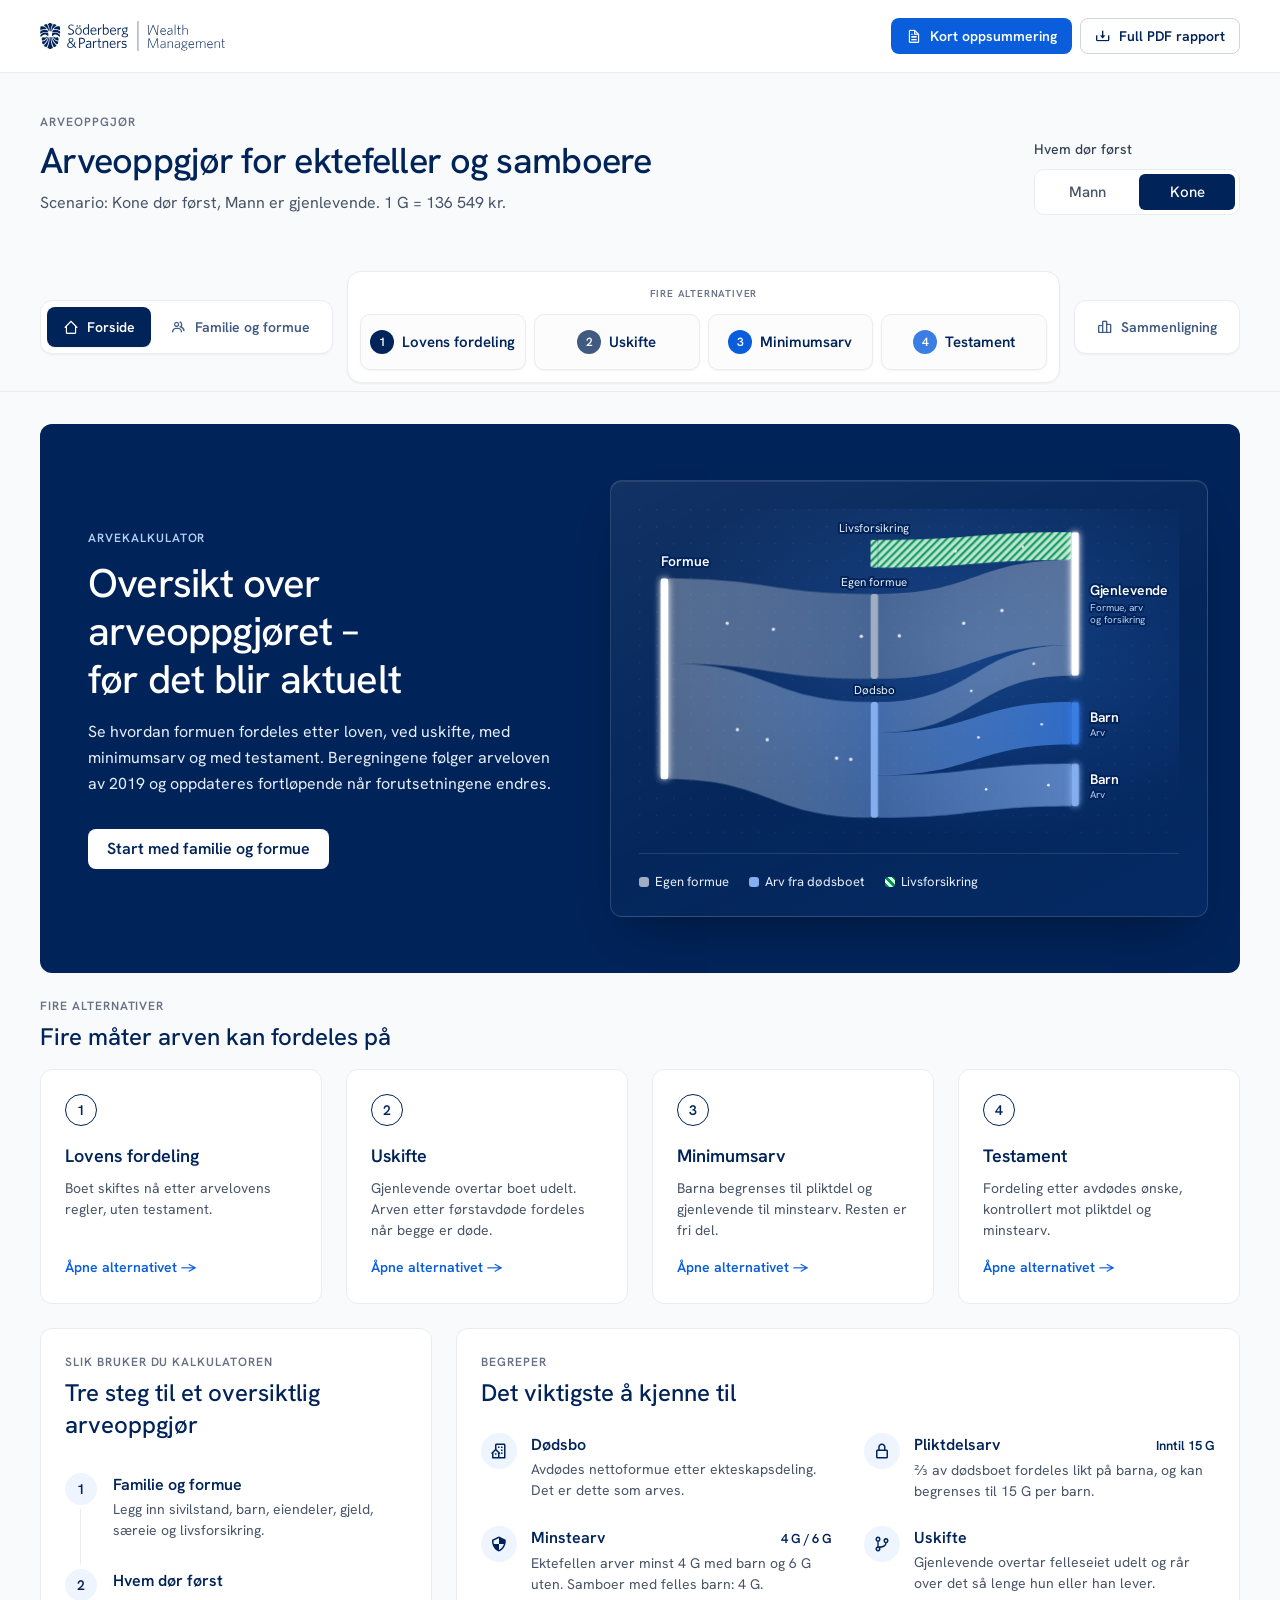
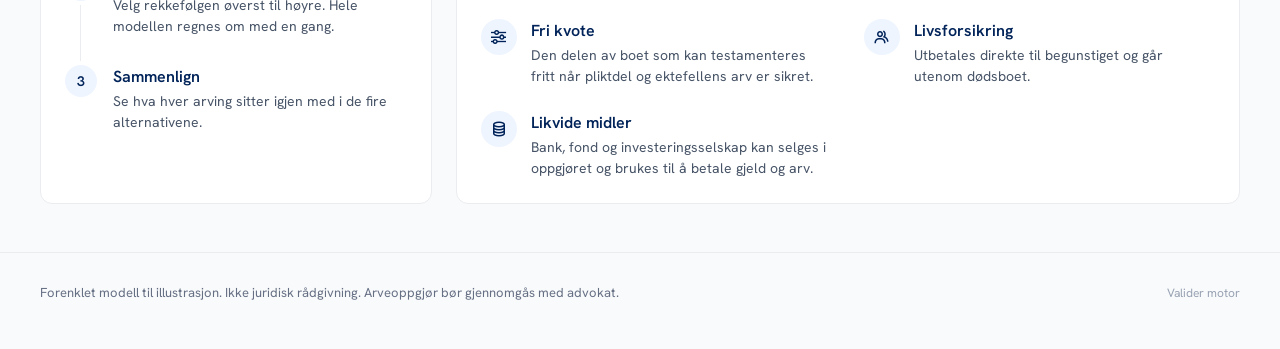
<file: index.html>
<!DOCTYPE html>
<html lang="nb">
<head>
  <meta charset="utf-8">
  <meta name="viewport" content="width=device-width, initial-scale=1">
  <title>Arvekalkulator – Söderberg &amp; Partners Wealth Management</title>
  <link rel="icon" href="assets/spwm-logo.svg" type="image/svg+xml">
  <link rel="preconnect" href="https://fonts.googleapis.com">
  <link rel="preconnect" href="https://fonts.gstatic.com" crossorigin>
  <link rel="stylesheet" href="https://fonts.googleapis.com/css2?family=Hanken+Grotesk:ital,wght@0,400;0,500;0,600;0,700;0,800;1,400;1,600&display=swap" data-online>
  <link rel="stylesheet" href="https://unpkg.com/boxicons@2.1.4/css/boxicons.min.css" data-online>
  <link rel="stylesheet" href="css/tokens.css">
  <link rel="stylesheet" href="css/app.css">
</head>
<body>
  <div id="app"></div>
  <div id="tip" class="tip" role="tooltip" hidden></div>
  <noscript><p style="padding:40px">Arvekalkulatoren krever JavaScript.</p></noscript>

  <script src="js/engine.js"></script>
  <script src="js/format.js"></script>
  <script src="js/charts.js"></script>
  <script src="js/app.js"></script>
</body>
</html>
</file>
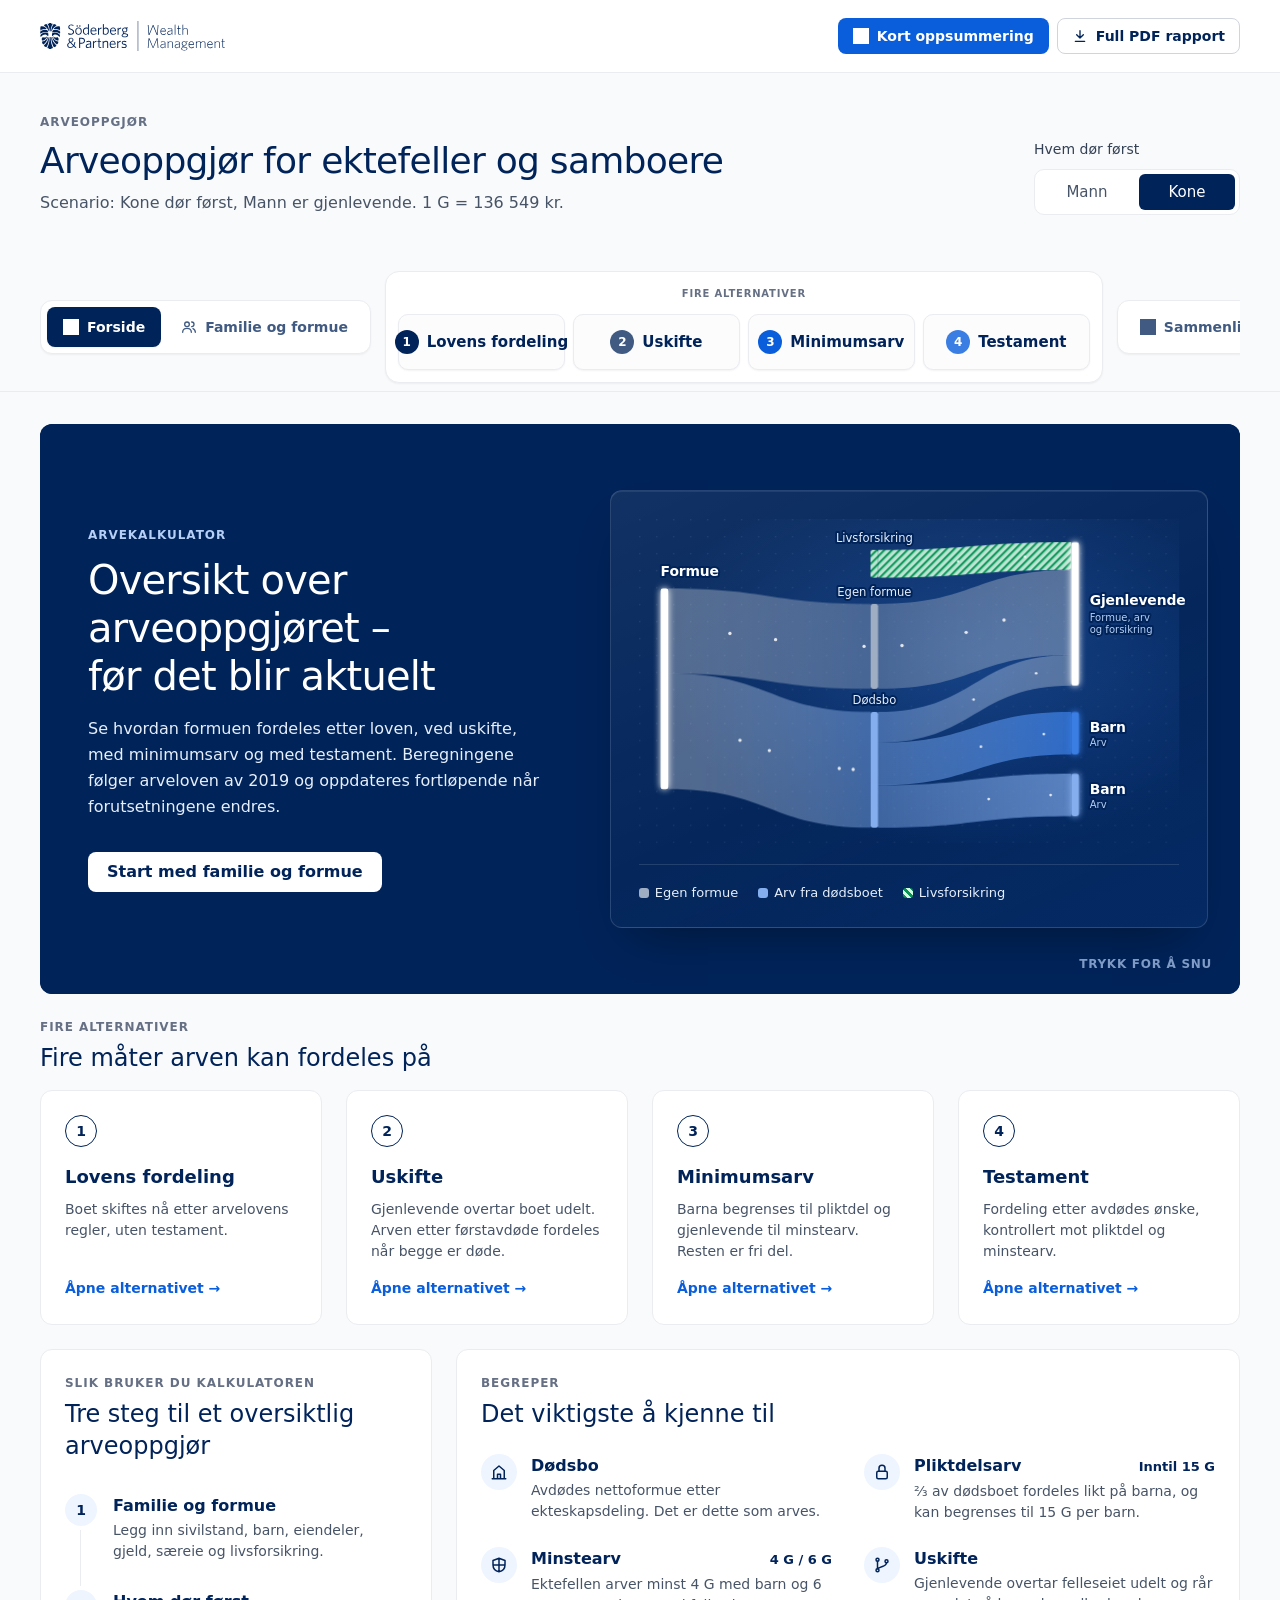
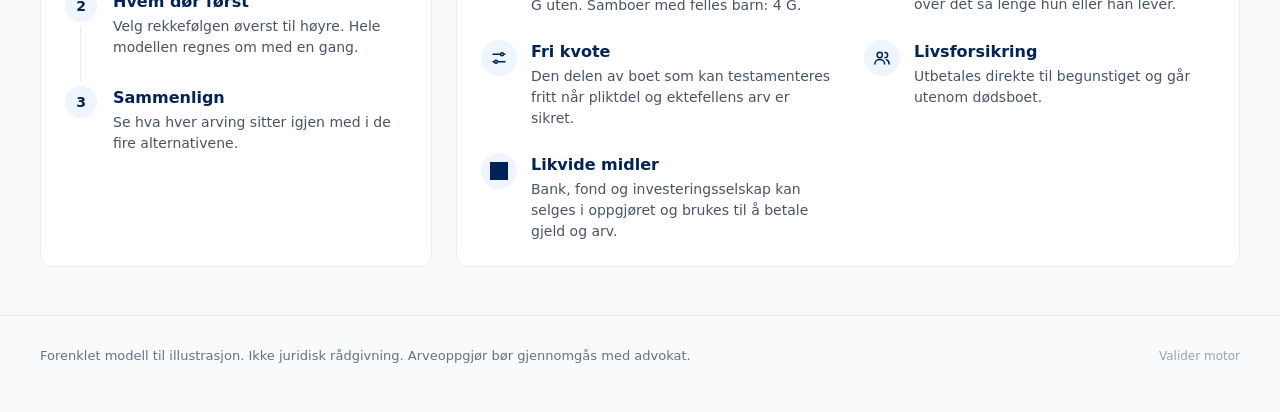
<file: arvekalkulator-offline.html>
<!DOCTYPE html>
<html lang="nb">
<head>
  <meta charset="utf-8">
  <meta name="viewport" content="width=device-width, initial-scale=1">
  <!-- Generert av build-offline.js. Ikke rediger direkte. -->
  <title>Arvekalkulator – Söderberg &amp; Partners Wealth Management</title>
  <link rel="icon" href="[data-uri]" type="image/svg+xml">
  <style>
/* ============================================================================
   Söderberg & Partners Wealth Management – designtokens for Arvekalkulator
   Kilde: SPWM mal/colors_and_type.css (Designsystem.fig)
   ============================================================================ */
:root{
  /* Merkevare */
  --sp-navy:#002359; --sp-navy-ink:#12326E; --sp-navy-pressed:#074EB9;
  /* Blå (handling) */
  --blue-25:#F9FBFE; --blue-50:#F3F7FD; --blue-100:#EEF5FF; --blue-200:#E6EFFB; --blue-300:#B5CFF5;
  --blue-400:#99BEF5; --blue-500:#84AEED; --blue-600:#6096E8; --blue-700:#3B7EE3; --blue-800:#0A5EDC; --blue-main:#0A5EDC;
  /* Sekundær navy-grå */
  --secondary-25:#F6F7F9; --secondary-50:#F2F4F7; --secondary-100:#ECEFF3; --secondary-200:#E5E9EE; --secondary-300:#CCD3DE;
  --secondary-400:#A0AEC4; --secondary-500:#8091AC; --secondary-600:#597093; --secondary-700:#405A82; --secondary-800:#264472;
  /* Grå */
  --gray-25:#FCFCFD; --gray-50:#F9FAFB; --gray-100:#F2F4F7; --gray-200:#EAECF0; --gray-300:#D0D5DD; --gray-400:#98A2B3;
  --gray-500:#667085; --gray-600:#475467; --gray-700:#344054; --gray-800:#1D2939; --gray-900:#101828; --white:#FFFFFF;
  /* Semantisk */
  --error-bg:#FEF3F2; --error-bg-soft:#FFFBFA; --error-border:#FDA29B; --error-500:#F04438; --error-600:#D92D20; --error-700:#B42318;
  --warning-bg:#FFFAEB; --warning-border:#FEC84B; --warning-500:#F79009; --warning-600:#DC6803; --warning-700:#B54708;
  --success-bg:#ECFDF3; --success-border:#A6F4C5; --success-500:#12B76A; --success-600:#079455; --success-700:#067647;
  --chart-grid:#EAECF0; --ring:rgba(10,94,220,0.24);

  /* Personfarger */
  --p-survivor:#002359; --p-uskifte:#264472; --p-own:#A0AEC4; --p-estate:#405A82; --p-netto:#264472;
  --p-parents:#667085; --p-other:#405A82; --p-debt:#FDA29B; --p-saereie-b:#CCD3DE;
  --hatch-ins:repeating-linear-gradient(45deg,#079455 0 3px,#D1FADF 3px 6px);
  --hatch-fri:repeating-linear-gradient(45deg,#002359 0 3px,#CCD3DE 3px 6px);

  /* Typografi */
  --font-sans:"Hanken Grotesk","Whitney","Inter",system-ui,-apple-system,"Segoe UI",sans-serif;

  /* Spacing, radius, skygger */
  --space-1:4px; --space-2:8px; --space-3:12px; --space-4:16px; --space-5:20px; --space-6:24px; --space-8:32px; --space-10:40px; --space-12:48px;
  --radius-sm:5px; --radius-md:8px; --radius-lg:12px; --radius-pill:100px;
  --shadow-xs:0 1px 2px rgba(16,24,40,0.05);
  --shadow-sm:0 1px 3px rgba(16,24,40,0.10),0 1px 2px rgba(16,24,40,0.06);
  --shadow-md:0 4px 8px -2px rgba(16,24,40,0.10),0 2px 4px -2px rgba(16,24,40,0.06);
  --shadow-lg:0 12px 16px -4px rgba(16,24,40,0.08),0 4px 6px -2px rgba(16,24,40,0.03);
  --shadow-xl:0 20px 24px -4px rgba(16,24,40,0.08),0 8px 8px -4px rgba(16,24,40,0.03);

  /* Bevegelse */
  --ease:cubic-bezier(.2,.7,.3,1);
  --t-fast:.15s; --t-chart:.45s;
  --page-pad:40px;
}
@media (max-width:767px){ :root{ --page-pad:24px; } }

</style>
  <style>
/* Arvekalkulator – komponenter og layout. Bruker variabler fra tokens.css */
*,*::before,*::after{box-sizing:border-box}
html{scroll-behavior:smooth}
html,body{overflow-anchor:none}
html.pin-top{scroll-behavior:auto!important}
body{margin:0;background:var(--gray-50);color:var(--sp-navy);font-family:var(--font-sans);font-size:16px;line-height:24px;
  -webkit-font-smoothing:antialiased;-moz-osx-font-smoothing:grayscale}
button,input,select,textarea{font:inherit;color:inherit}
button{cursor:pointer}
h1,h2,h3,h4,p{margin:0}
.num,.kr,td,.kpi-v,.surv-v,input{font-variant-numeric:tabular-nums}
.sr-only{position:absolute!important;width:1px;height:1px;padding:0;margin:-1px;overflow:hidden;clip:rect(0,0,0,0);white-space:nowrap;border:0}
:focus-visible{outline:2px solid var(--blue-main);outline-offset:2px;border-radius:4px}
.wrap{max-width:calc(1280px + 2 * var(--page-pad));margin:0 auto;padding:0 var(--page-pad)}
.muted{color:var(--gray-600)}
.help{color:var(--gray-500);font-size:13px;line-height:18px}
.eyebrow{font-size:12px;line-height:18px;font-weight:600;letter-spacing:.08em;color:var(--gray-500);text-transform:uppercase}
.h1{font-size:36px;line-height:44px;letter-spacing:-.02em;font-weight:500;color:var(--sp-navy)}
.h2{font-size:30px;line-height:38px;font-weight:500;color:var(--sp-navy)}
.h2-xs{font-size:24px;line-height:32px;font-weight:500;color:var(--sp-navy)}
.h3{font-size:16px;line-height:24px;font-weight:600;color:var(--sp-navy)}
.lead{font-size:16px;line-height:24px;color:var(--gray-600);max-width:620px}

/* ---------- Header ---------- */
.hdr{background:var(--white);border-bottom:1px solid var(--gray-200)}
.hdr-in{display:flex;align-items:center;justify-content:space-between;gap:16px;padding-top:18px;padding-bottom:18px}
.hdr-actions{display:flex;align-items:center;gap:8px;flex-wrap:wrap;justify-content:flex-end}
.brand{display:flex;align-items:center;min-width:0}
.brand img{height:30px;width:auto;display:block}

/* ---------- Buttons ---------- */
.btn{display:inline-flex;align-items:center;justify-content:center;gap:8px;font-weight:600;line-height:1;border-radius:var(--radius-md);
  border:1px solid transparent;transition:background var(--t-fast),border-color var(--t-fast),color var(--t-fast);white-space:nowrap;text-decoration:none}
.btn-sm{font-size:14px;padding:9px 14px}.btn-sm .bx{font-size:16px}
.btn-md{font-size:16px;padding:11px 18px}.btn-md .bx{font-size:18px}
.btn-primary{background:var(--blue-main);color:var(--white)}.btn-primary:hover{background:var(--sp-navy-pressed)}
.btn-secondary{background:var(--white);color:var(--sp-navy);border-color:var(--gray-300)}.btn-secondary:hover{background:var(--gray-50)}
.btn-tertiary{background:transparent;color:var(--blue-main)}.btn-tertiary:hover{background:var(--blue-50)}
.icon-btn{width:32px;height:32px;border-radius:var(--radius-pill);display:inline-flex;align-items:center;justify-content:center;
  border:1px solid var(--gray-300);background:var(--white);color:var(--sp-navy);font-size:18px;transition:background var(--t-fast),color var(--t-fast),border-color var(--t-fast)}
.icon-btn:hover{background:var(--gray-50)}
.icon-btn:disabled{opacity:.4;cursor:default}
.icon-btn.ghost{border-color:transparent;color:var(--gray-500)}
.icon-btn.del:hover{color:var(--error-600);background:var(--error-bg);border-color:transparent}

/* ---------- Hero ---------- */
.hero{display:flex;justify-content:space-between;align-items:flex-end;gap:24px;flex-wrap:wrap;padding-top:40px;padding-bottom:24px}
.hero .eyebrow{margin-bottom:8px}
.hero .lead{margin-top:8px}
.who{display:flex;flex-direction:column;gap:8px;align-items:flex-start}
.who-label{font-size:14px;font-weight:500;color:var(--gray-700)}

/* ---------- Segmented ---------- */
.seg{display:inline-flex;padding:4px;background:var(--gray-100);border-radius:var(--radius-md);gap:4px;flex-wrap:wrap}
.seg button{padding:8px 18px;border-radius:6px;font-size:14px;line-height:20px;font-weight:500;border:0;background:transparent;color:var(--gray-600);
  transition:background var(--t-fast),color var(--t-fast),box-shadow var(--t-fast)}
.seg button:hover{color:var(--sp-navy)}
.seg button.on{background:var(--white);color:var(--sp-navy);box-shadow:var(--shadow-sm)}
.seg.compact button{padding:6px 12px;font-size:13px}
.seg-dark{background:var(--white);border:1px solid var(--gray-200);border-radius:10px}
.seg-dark button{min-width:96px;font-size:15px}
.seg-dark button.on{background:var(--sp-navy);color:var(--white);box-shadow:none}

/* ---------- KPI ---------- */
.kpi{display:grid;grid-template-columns:repeat(auto-fit,minmax(190px,1fr));background:var(--white);border:1px solid var(--gray-200);border-radius:var(--radius-lg);overflow:hidden}
.kpi-c{padding:22px 24px;border-right:1px solid var(--gray-200);min-width:0}
.kpi-c:last-child{border-right:0}
.kpi-l{display:flex;align-items:center;gap:8px;font-size:14px;line-height:20px;color:var(--gray-600)}
.kpi-v{font-size:clamp(22px,2.2vw,30px);line-height:1.27;font-weight:600;color:var(--sp-navy);white-space:nowrap;margin:6px 0 4px}
.kpi-s{font-size:13px;line-height:18px;color:var(--gray-500)}
.sq{width:10px;height:10px;border-radius:3px;flex:none;display:inline-block}
.hatch-ins{background:var(--hatch-ins)}
.hatch-fri{background:var(--hatch-fri)}

/* ---------- Tabs ---------- */
.tabbar{position:sticky;top:0;z-index:20;background:rgba(249,250,251,.94);-webkit-backdrop-filter:blur(8px);backdrop-filter:blur(8px);
  border-bottom:1px solid var(--gray-200);margin-top:24px}
.tabs{display:flex;align-items:center;gap:4px;overflow-x:auto;scrollbar-width:none}
.tabs::-webkit-scrollbar{display:none}
.tab{flex:none;display:flex;flex-direction:column;align-items:flex-start;gap:2px;padding:14px 14px 12px;border:0;background:transparent;
  border-bottom:2px solid transparent;margin-bottom:-1px;color:var(--gray-600);text-align:left;transition:color var(--t-fast),border-color var(--t-fast),background var(--t-fast),box-shadow var(--t-fast)}
.tab:hover{color:var(--sp-navy)}
.tab-l1{display:flex;align-items:baseline;gap:8px;font-size:15px;line-height:22px;font-weight:500;white-space:nowrap}
.tab-n{font-size:12px;font-weight:600;color:var(--gray-400)}
.tab-l2{font-size:12px;line-height:16px;color:var(--gray-500);white-space:nowrap}
.tab[aria-selected="true"]{color:var(--sp-navy);border-bottom-color:var(--blue-main)}
.tab[aria-selected="true"] .tab-n{color:var(--blue-main)}
.tab.na .tab-l2{color:var(--gray-400)}
.nav-group,.alt-group{display:flex;align-items:center;gap:6px;margin:8px 0;padding:6px 8px}
.nav-group{background:var(--white);border:1px solid var(--gray-200);border-radius:12px;padding:6px;gap:4px;box-shadow:var(--shadow-xs)}
.alt-group-l{font-size:10px;font-weight:600;letter-spacing:.08em;text-transform:uppercase;flex:none}
.alt-group{flex:1 1 520px;flex-direction:column;align-items:stretch;gap:8px;margin-left:10px;margin-right:10px;
  padding:10px 12px 12px;background:var(--white);border:1px solid var(--gray-200);border-radius:14px;box-shadow:var(--shadow-xs)}
.alt-group-l{color:var(--gray-500);padding:0 2px;width:100%;text-align:center;display:block}
.alt-btns{display:flex;align-items:stretch;gap:8px;width:100%}
.tab-nav{flex-direction:row;align-items:center;justify-content:center;min-height:40px;border:0;border-bottom:0;margin:0;padding:10px 16px;border-radius:8px;color:var(--secondary-700)}
.tab-nav .tab-l1{align-items:center;gap:8px;font-size:14px;line-height:20px;font-weight:600}
.tab-nav .bx{font-size:16px;line-height:1}
.tab-nav:hover{background:var(--gray-25);color:var(--sp-navy)}
.tab-nav[aria-selected="true"]{background:var(--sp-navy);color:var(--white);border-bottom-color:transparent;box-shadow:var(--shadow-xs)}
.tab-nav[aria-selected="true"]:hover{color:var(--white);background:var(--sp-navy-ink)}
.tab-alt{position:relative;flex:1 1 0;min-width:0;min-height:56px;flex-direction:row;align-items:center;justify-content:center;
  border:1px solid var(--gray-200);border-radius:10px;margin-bottom:0;padding:14px 16px;background:var(--gray-25);box-shadow:var(--shadow-xs)}
.tab-alt::after{content:"";position:absolute;inset:-3px;border-radius:12px;pointer-events:none;
  box-shadow:0 0 0 2px rgba(10,94,220,.22);opacity:0;animation:altPulse 2.8s ease-in-out infinite}
.tab-alt.alt-2::after{animation-delay:.35s}
.tab-alt.alt-3::after{animation-delay:.7s}
.tab-alt.alt-4::after{animation-delay:1.05s}
@keyframes altPulse{0%,100%{opacity:0}50%{opacity:1}}
.tab-alt:hover::after,.tab-alt:focus-visible::after{animation:none;opacity:0}
.tab-alt .tab-l1{align-items:center;font-size:15px;line-height:22px;font-weight:600;color:var(--sp-navy)}
.tab-alt .tab-n{width:24px;height:24px;border-radius:50%;display:inline-flex;align-items:center;justify-content:center;
  font-size:12px;line-height:1;color:var(--white);flex:none}
.tab-alt.alt-1 .tab-n{background:#002359}
.tab-alt.alt-2 .tab-n{background:#405A82}
.tab-alt.alt-3 .tab-n{background:#0A5EDC}
.tab-alt.alt-4 .tab-n{background:#3B7EE3}
.tab-alt:hover{background:var(--white);border-color:var(--gray-300);box-shadow:var(--shadow-sm)}
.tab-alt[aria-selected="true"]{border-bottom-width:1px;font-weight:600}
.tab-alt.alt-1[aria-selected="true"]{background:#EEF2F7;border-color:#002359;color:#002359;box-shadow:inset 0 0 0 1px #002359}
.tab-alt.alt-2[aria-selected="true"]{background:#F2F4F7;border-color:#405A82;color:#264472;box-shadow:inset 0 0 0 1px #405A82}
.tab-alt.alt-3[aria-selected="true"]{background:#EEF5FF;border-color:#0A5EDC;color:#0A5EDC;box-shadow:inset 0 0 0 1px #0A5EDC}
.tab-alt.alt-4[aria-selected="true"]{background:#F3F7FD;border-color:#3B7EE3;color:#074EB9;box-shadow:inset 0 0 0 1px #3B7EE3}
.tab-alt[aria-selected="true"] .tab-l2{color:inherit;opacity:.78}
.tab-alt.na{opacity:.55}

/* ---------- Panels ---------- */
.main{padding-top:32px;padding-bottom:48px}
.panel{display:flex;flex-direction:column;gap:24px;animation:fadeUp .25s var(--ease);scroll-margin-top:100vmax}
@keyframes fadeUp{from{opacity:0;transform:translateY(6px)}to{opacity:1;transform:none}}
.panel-h{display:flex;justify-content:space-between;align-items:flex-end;gap:16px;flex-wrap:wrap}
.panel-h p{margin-top:4px}

/* ---------- Cards ---------- */
.card{background:var(--white);border:1px solid var(--gray-200);border-radius:var(--radius-lg);padding:24px;min-width:0}
.card-h{display:flex;justify-content:space-between;align-items:flex-start;gap:16px;flex-wrap:wrap;margin-bottom:20px}
.card-h p{margin-top:2px;font-size:14px;line-height:20px}
.icirc{width:36px;height:36px;border-radius:var(--radius-pill);background:var(--blue-100);color:var(--sp-navy);display:inline-flex;align-items:center;justify-content:center;font-size:18px;flex:none}
.icirc.hatch-ins{color:var(--success-700)}
.icirc.hatch-ins .bx{background:var(--white);border-radius:50%;width:26px;height:26px;display:inline-flex;align-items:center;justify-content:center;font-size:16px}

.grid-in{display:grid;grid-template-columns:repeat(auto-fit,minmax(min(100%,540px),1fr));gap:24px;align-items:start}
.ccard{background:var(--white);border:1px solid var(--gray-200);border-radius:var(--radius-lg);overflow:hidden}
.ccard-h{width:100%;display:flex;align-items:center;gap:14px;padding:20px 24px;border:0;background:transparent;text-align:left}
.ccard-h:hover{background:var(--gray-25)}
.ccard-t{display:flex;flex-direction:column;flex:1;min-width:0}
.ccard-title{font-size:16px;line-height:24px;font-weight:600;color:var(--sp-navy)}
.ccard-sum{font-size:13px;line-height:18px;color:var(--gray-500)}
.chev{font-size:22px;color:var(--gray-500);transition:transform .2s var(--ease)}
.ccard.is-open .chev{transform:rotate(180deg)}
.ccard-b{border-top:1px solid var(--gray-100);padding:20px 24px 24px;display:flex;flex-direction:column;gap:20px}
.ccard.tone-familie{border-color:#B5CFF5}
.ccard.tone-familie .icirc{background:var(--blue-100);color:var(--blue-main)}
.ccard.tone-eiendeler{border-color:#CCD3DE}
.ccard.tone-eiendeler .icirc{background:var(--secondary-100);color:var(--sp-navy)}
.ccard.tone-gjeld{border-color:#FDA29B}
.ccard.tone-gjeld .icirc{background:var(--error-bg);color:var(--error-600)}
.ccard.tone-saereie{border-color:#CCD3DE}
.ccard.tone-saereie .icirc{background:var(--secondary-100);color:var(--secondary-700)}
.ccard.tone-parametere .icirc{background:var(--gray-100);color:var(--secondary-600)}
.fam-strip{display:flex;flex-wrap:wrap;gap:12px 16px;padding:14px 16px;background:var(--blue-50);border:1px solid var(--blue-200);border-radius:var(--radius-md)}
.fam-p{display:flex;flex-direction:column;align-items:center;gap:4px;min-width:56px}
.fam-av{width:36px;height:36px;border-radius:50%;color:var(--white);font-size:14px;font-weight:600;display:inline-flex;align-items:center;justify-content:center}
.fam-av.sm{width:28px;height:28px;font-size:12px}
.fam-n{font-size:12px;line-height:16px;font-weight:600;color:var(--sp-navy);text-align:center;max-width:88px;overflow:hidden;text-overflow:ellipsis;white-space:nowrap}
.fam-r{font-size:11px;line-height:14px;color:var(--gray-500);text-align:center}
.viz{display:flex;flex-direction:column;gap:10px}
.viz-bar{display:flex;height:14px;border-radius:var(--radius-pill);overflow:hidden;background:var(--gray-100)}
.viz-seg{min-width:3px}
.viz-leg{display:flex;flex-wrap:wrap;gap:6px 14px;font-size:13px;line-height:18px;color:var(--gray-600)}
.viz-leg span{display:inline-flex;align-items:center;gap:6px}
.viz-leg b{font-weight:600;color:var(--sp-navy);font-variant-numeric:tabular-nums}
.own-grid{display:grid;grid-template-columns:repeat(auto-fit,minmax(200px,1fr));gap:12px}
.own-col{padding:14px 16px;border-radius:var(--radius-md);display:flex;flex-direction:column;gap:14px}
.own-col.own-m{background:var(--secondary-50);border:1px solid var(--secondary-200)}
.own-col.own-k{background:var(--blue-50);border:1px solid var(--blue-200)}
.own-h{font-size:13px;font-weight:600;color:var(--sp-navy)}
.ins-head{display:flex;align-items:center;gap:12px}
.ins-gbar{height:10px;border-radius:var(--radius-pill);background:var(--success-bg);overflow:hidden}
.ins-gbar i{display:block;height:100%;background:var(--success-600);border-radius:inherit}
.g-ladder{display:flex;flex-direction:column;gap:8px}
.g-row{display:grid;grid-template-columns:minmax(0,1.2fr) minmax(80px,1fr) auto;gap:10px;align-items:center;font-size:13px;color:var(--gray-600)}
.g-l{min-width:0}
.g-trk{height:8px;background:var(--gray-100);border-radius:var(--radius-pill);overflow:hidden}
.g-trk i{display:block;height:100%;border-radius:inherit}
.g-row b{font-variant-numeric:tabular-nums;color:var(--sp-navy);white-space:nowrap}

/* ---------- Fields ---------- */
.field{display:flex;flex-direction:column;gap:6px;min-width:0}
.flabel{font-size:14px;line-height:20px;font-weight:500;color:var(--gray-700)}
.fhelp{font-size:13px;line-height:18px;color:var(--gray-500)}
.row2{display:grid;grid-template-columns:repeat(auto-fit,minmax(200px,1fr));gap:16px}
.inp,.sel,.ta{height:44px;padding:0 14px;border:1px solid var(--gray-300);border-radius:var(--radius-md);font-size:16px;color:var(--gray-900);background:var(--white);
  width:100%;min-width:0;outline:none;transition:border-color var(--t-fast),box-shadow var(--t-fast)}
.inp:focus,.sel:focus,.ta:focus{border-color:var(--blue-main);box-shadow:0 0 0 4px var(--ring)}
.sel{appearance:none;-webkit-appearance:none;padding-right:36px;cursor:pointer;
  background-image:url("data:image/svg+xml,%3Csvg xmlns='http://www.w3.org/2000/svg' width='20' height='20' viewBox='0 0 24 24' fill='none' stroke='%23667085' stroke-width='2' stroke-linecap='round' stroke-linejoin='round'%3E%3Cpath d='M6 9l6 6 6-6'/%3E%3C/svg%3E");
  background-repeat:no-repeat;background-position:right 10px center}
.sel.sm,.inp.sm{height:32px;font-size:14px;padding:0 10px}
.sel.sm{padding-right:30px;background-position:right 6px center}
.ta{height:auto;min-height:88px;padding:10px 14px;line-height:22px;resize:vertical}
.fld{position:relative;display:block;min-width:0}
.fld .inp{text-align:right;padding-right:38px}
.fld .suf{position:absolute;right:14px;top:50%;transform:translateY(-50%);font-size:13px;color:var(--gray-500);pointer-events:none}
.fld.tbl .inp{height:40px}
.fld.pct .inp{padding-right:30px}

/* ---------- Banner ---------- */
.banners{display:flex;flex-direction:column;gap:8px}
.banners + .card{margin-top:40px}
.banner{display:flex;gap:10px;padding:12px 16px;border-radius:var(--radius-md);font-size:14px;line-height:20px;border:1px solid}
.banner .bx{font-size:18px;line-height:20px;flex:none}
.banner.error{background:var(--error-bg);border-color:var(--error-border);color:var(--error-700)}
.banner.warn{background:var(--warning-bg);border-color:var(--warning-border);color:var(--warning-700)}
.banner.info{background:var(--blue-50);border-color:var(--blue-300);color:var(--sp-navy-ink)}
.banner.success{background:var(--success-bg);border-color:var(--success-border);color:var(--success-700)}

/* ---------- Badge ---------- */
.badge{display:inline-flex;align-items:center;gap:6px;padding:2px 10px;border-radius:var(--radius-pill);font-size:12px;line-height:18px;font-weight:500;white-space:nowrap}
.badge::before{content:"";width:6px;height:6px;border-radius:50%;background:currentColor}
.badge.ok{background:var(--success-bg);color:var(--success-700)}
.badge.red{background:var(--warning-bg);color:var(--warning-700)}
.badge.bad{background:var(--error-bg);color:var(--error-700)}

/* ---------- Switch ---------- */
.swlist{display:flex;flex-direction:column}
.swlist .swrow+.swrow{border-top:1px solid var(--gray-100)}
.swrow{display:flex;align-items:center;justify-content:space-between;gap:16px;width:100%;padding:14px 0;border:0;background:transparent;text-align:left;min-height:44px}
.swrow:disabled{cursor:default;opacity:.6}
.swtxt{display:flex;flex-direction:column;min-width:0}
.swl{font-size:15px;line-height:22px;color:var(--gray-900)}
.swh{font-size:13px;line-height:18px;color:var(--gray-500)}
.sw{width:40px;height:22px;border-radius:var(--radius-pill);background:var(--gray-300);position:relative;flex:none;transition:background .2s var(--ease)}
.sw .knob{position:absolute;top:2px;left:2px;width:18px;height:18px;border-radius:50%;background:var(--white);box-shadow:0 1px 2px rgba(16,24,40,.2);transition:transform .2s var(--ease)}
.sw.on{background:var(--blue-main)}
.sw.on .knob{transform:translateX(18px)}

/* ---------- Stepper ---------- */
.stepper{border:1px solid var(--gray-200);border-radius:var(--radius-md)}
.st-row{display:flex;align-items:center;gap:12px;padding:12px 16px;border-left:3px solid var(--st,#0A5EDC)}
.st-row+.st-row{border-top:1px solid var(--gray-200)}
.dot{width:10px;height:10px;border-radius:50%;flex:none;display:inline-block}
.st-t{flex:1;display:flex;flex-direction:column;min-width:0}
.st-l{font-size:15px;line-height:22px;color:var(--gray-900)}
.st-c{display:flex;align-items:center;gap:10px}
.st-v{min-width:20px;text-align:center;font-size:16px;font-weight:600;font-variant-numeric:tabular-nums}

/* ---------- Chip ---------- */
.chips{display:flex;flex-wrap:wrap;gap:8px}
.chip{display:inline-flex;align-items:center;gap:6px;padding:7px 12px;border-radius:var(--radius-pill);font-size:13px;line-height:18px;font-weight:500;
  border:1px solid var(--gray-300);background:var(--white);color:var(--gray-600);transition:background var(--t-fast),border-color var(--t-fast),color var(--t-fast)}
.chip .bx{font-size:16px}
.chip.on{background:var(--blue-100);border-color:var(--blue-500);color:var(--sp-navy)}
.chip.liq.on{background:var(--success-bg);border-color:var(--success-border);color:var(--success-700)}

/* ---------- Slider ---------- */
.slider{display:flex;flex-direction:column;gap:6px}
.slider-h{display:flex;justify-content:space-between;gap:12px;font-size:14px;line-height:20px}
.slider-h .flabel{flex:1}
.slider-v{font-weight:600;color:var(--sp-navy);white-space:nowrap;font-variant-numeric:tabular-nums}
input[type=range]{width:100%;accent-color:var(--blue-main);margin:4px 0;height:24px}

/* ---------- Assets ---------- */
.assets{display:flex;flex-direction:column;gap:14px}
.asset{display:flex;flex-direction:column;gap:8px;padding:12px 0 14px 12px;border-bottom:1px solid var(--gray-100);border-left:4px solid var(--ac,#8091AC)}
.asset-share{height:4px;background:var(--gray-100);border-radius:var(--radius-pill);overflow:hidden}
.asset-share i{display:block;height:100%;background:var(--ac,#8091AC);border-radius:inherit}
.asset-top{display:grid;grid-template-columns:1fr 170px 32px;gap:10px;align-items:center}
.asset-meta{display:flex;flex-wrap:wrap;align-items:center;gap:10px;font-size:13px;color:var(--gray-600)}
.asset-meta .sel{width:auto}
.asset-own{display:inline-flex;align-items:center;gap:8px}
.asset-own .flabel{margin:0}
.pctin{display:inline-flex;align-items:center;gap:6px}
.pctin .inp{width:64px;text-align:right}
.sumline{display:flex;justify-content:space-between;align-items:center;gap:12px;flex-wrap:wrap}
.sumline .tot{font-size:18px;line-height:28px;font-weight:600;color:var(--sp-navy)}
.asset.is-liq{background:linear-gradient(90deg,var(--success-bg),transparent 12px)}
.hold-card{margin-top:8px}
.hold-toolbar{padding:0 24px 8px}
.hold-body{display:grid;grid-template-columns:minmax(0,1.3fr) minmax(260px,1fr);gap:32px;padding:8px 24px 28px}
.hold-viz{display:flex;flex-direction:column;gap:16px;min-width:0}
.hold-kpi .need-big{margin:4px 0 2px}
.hold-bar{display:flex;height:36px;border-radius:var(--radius-md);overflow:hidden;background:var(--gray-100)}
.hold-bar.out{height:22px;margin-top:8px}
.hold-bar.empty{height:22px;align-items:center;padding:0 12px;font-size:13px;color:var(--gray-500)}
.hold-seg{min-width:3px}
.hold-cap{display:flex;justify-content:space-between;font-size:13px;color:var(--gray-500)}
.hold-cap .out{color:var(--error-700)}
.hold-pills{display:flex;flex-wrap:wrap;gap:8px 16px;font-size:13px;color:var(--gray-600)}
.hold-pills span{display:inline-flex;align-items:center;gap:6px}
.hold-list{display:flex;flex-direction:column;gap:8px}
.hold-row{display:flex;justify-content:space-between;align-items:center;gap:12px;font-size:15px;line-height:22px}
.hold-row .n{display:flex;align-items:center;gap:8px;min-width:0}
.hold-row b{font-variant-numeric:tabular-nums;white-space:nowrap}
.hold-row.neg{color:var(--gray-600)}
.hold-row.neg b{color:var(--error-700)}
.hold-row.total{border-top:1px solid var(--gray-200);padding-top:12px;margin-top:4px;font-weight:600;color:var(--sp-navy)}
.sumline .tot span{font-weight:500;color:var(--gray-600);font-size:14px;margin-right:12px}
.sumbox{background:var(--gray-50);border-radius:var(--radius-md);padding:14px 16px;display:flex;flex-direction:column;gap:6px;font-size:14px}
.sumbox .r{display:flex;justify-content:space-between;gap:12px;color:var(--gray-600)}
.sumbox .r b{font-weight:500;color:var(--sp-navy);font-variant-numeric:tabular-nums}
.sumbox .r.total{border-top:1px solid var(--gray-300);padding-top:8px;margin-top:2px;font-size:16px;font-weight:600;color:var(--sp-navy)}
.sumbox .r.total b{font-weight:600}
.ins-person{display:flex;flex-direction:column;gap:10px;padding:14px 16px;background:var(--success-bg);border:1px solid var(--success-border);border-radius:var(--radius-md)}
.ins-person+.ins-person{margin-top:4px}
.ins-row{display:flex;align-items:center;gap:14px;flex-wrap:wrap}
.ins-row .fld{width:110px}
.ins-eq{font-size:18px;font-weight:600;color:var(--sp-navy);font-variant-numeric:tabular-nums}
.locked{display:flex;flex-direction:column;border:1px solid var(--gray-200);border-radius:var(--radius-md)}
.locked .r{display:flex;align-items:center;gap:10px;padding:10px 14px;font-size:14px;color:var(--gray-700)}
.locked .r+.r{border-top:1px solid var(--gray-100)}
.locked .r .bx{color:var(--gray-400);font-size:16px}
.locked .r b{margin-left:auto;font-weight:600;color:var(--sp-navy);font-variant-numeric:tabular-nums;text-align:right}

/* ---------- Alternative top ---------- */
.alt-top{display:flex;justify-content:space-between;gap:24px;flex-wrap:wrap;align-items:flex-start}
.alt-top > div:first-child{flex:1 1 0;min-width:min(100%,280px)}
.alt-top .h2{margin:6px 0 8px}
.surv{background:var(--sp-navy);color:var(--white);border-radius:var(--radius-lg);padding:22px 24px;width:692px;max-width:100%;flex:0 1 692px}
.surv-l{font-size:14px;color:#B5CFF5}
.surv-v{font-size:36px;line-height:44px;font-weight:600;letter-spacing:-.02em;margin:4px 0 12px;white-space:nowrap}
.surv ul{list-style:none;margin:0;padding:12px 0 0;border-top:1px solid rgba(255,255,255,.16);display:flex;flex-direction:column;gap:6px}
.surv li{display:flex;align-items:center;gap:8px;font-size:13px;line-height:18px;color:#E6EFFB}
.surv li b{margin-left:auto;font-weight:500;font-variant-numeric:tabular-nums}
.surv .sq{box-shadow:0 0 0 1px rgba(255,255,255,.35)}
.na-card{display:flex;gap:16px;align-items:flex-start}
.na-card .icirc{background:var(--gray-100);color:var(--gray-500)}
.lockline{display:flex;align-items:center;gap:8px;font-size:14px;color:var(--gray-600)}
.lockline .bx{color:var(--gray-400)}
.ctrl-row{display:flex;flex-wrap:wrap;gap:16px 32px;align-items:center;justify-content:space-between}

/* ---------- Legend ---------- */
.legend{display:flex;flex-wrap:wrap;gap:8px 18px;font-size:13px;color:var(--gray-600)}
.legend span{display:inline-flex;align-items:center;gap:6px}
.scroll-x{overflow-x:auto;-webkit-overflow-scrolling:touch}

/* ---------- Sankey ---------- */
.sankey{display:block;width:100%;min-width:720px;height:auto;overflow:visible}
.sankey .band{fill-opacity:var(--o);transition:d var(--t-chart) var(--ease),fill-opacity .2s var(--ease);cursor:default}
.sankey.hovering .band{fill-opacity:calc(var(--o) / 2)}
.sankey.hovering .band.hot{fill-opacity:calc(var(--o) + .3)}
.sankey .node{transition:d var(--t-chart) var(--ease)}
.sankey .lbl{transition:transform var(--t-chart) var(--ease)}
.sankey text{font-family:var(--font-sans);font-variant-numeric:tabular-nums}
.sankey .t-name{font-size:15px;font-weight:600;fill:var(--sp-navy)}
.sankey .t-sub{font-size:13px;fill:var(--gray-600)}
.sankey .halo{paint-order:stroke;stroke:#fff;stroke-width:4px;stroke-linejoin:round}

/* ---------- Tooltip ---------- */
.tip{position:fixed;z-index:100;width:320px;max-width:calc(100vw - 24px);background:var(--white);border:1px solid var(--gray-200);border-radius:var(--radius-md);
  box-shadow:var(--shadow-lg);padding:12px 14px;pointer-events:none}
.tip-t{font-size:14px;line-height:20px;font-weight:600;color:var(--sp-navy)}
.tip-b{font-size:13px;line-height:19px;color:var(--gray-600);margin-top:4px}

/* ---------- Tables ---------- */
.cols2{display:grid;grid-template-columns:repeat(auto-fit,minmax(min(100%,480px),1fr));gap:24px;align-items:start}
.tbl-wrap{overflow-x:auto;border:1px solid var(--gray-200);border-radius:var(--radius-md)}
table.t{width:100%;border-collapse:collapse;font-size:14px;line-height:20px}
table.t th{background:var(--gray-50);color:var(--gray-500);font-size:12px;line-height:18px;font-weight:600;text-align:left;padding:10px 14px;border-bottom:1px solid var(--gray-200);white-space:nowrap}
table.t td{padding:12px 14px;border-bottom:1px solid var(--gray-100);vertical-align:top;color:var(--gray-700)}
table.t tr:last-child td{border-bottom:0}
table.t .r{text-align:right;white-space:nowrap}
table.t td.amt{font-weight:600;color:var(--sp-navy)}
table.t tr.sum td{border-top:1px solid var(--gray-300);font-weight:600;color:var(--sp-navy);background:var(--gray-25)}
table.t tr.sec td{background:var(--gray-50);color:var(--gray-500);font-size:12px;font-weight:600;padding-top:8px;padding-bottom:8px}
table.t tr.viol td{background:var(--error-bg-soft)}
.who-cell{display:flex;gap:10px;align-items:flex-start}
.who-cell .dot{margin-top:5px}
.who-name{font-weight:500;color:var(--sp-navy)}
.who-sub{font-size:12px;line-height:16px;color:var(--gray-500)}
.who-calc{font-size:12px;line-height:17px;color:var(--gray-500);margin-top:4px}
.calc-toggle{display:inline-flex;align-items:center;gap:8px;font-size:13px;color:var(--gray-600);border:0;background:transparent;padding:4px 0}
.calc-toggle .sw{transform:scale(.85)}

/* ---------- Explain ---------- */
.explain{list-style:none;margin:0;padding:0;display:flex;flex-direction:column;gap:14px;counter-reset:ex}
.explain li{display:flex;gap:12px;counter-increment:ex}
.explain li::before{content:counter(ex);width:24px;height:24px;border-radius:50%;background:var(--blue-100);color:var(--sp-navy);font-size:12px;font-weight:600;
  display:inline-flex;align-items:center;justify-content:center;flex:none}
.ex-law{font-size:12px;line-height:18px;font-weight:600;color:var(--blue-main)}
.ex-text{font-size:14px;line-height:21px;color:var(--gray-700)}

/* ---------- Waterfall ---------- */
.wf-grid{display:grid;min-width:0}
.wf-col{display:flex;flex-direction:column;min-width:72px}
.wf-plot{position:relative;height:222px;border-bottom:1px solid var(--gray-300);overflow:visible}
.wf-bar{position:absolute;left:10%;width:80%;border-radius:3px;transition:bottom var(--t-chart) var(--ease),height var(--t-chart) var(--ease),background-color var(--t-chart)}
.wf-val{position:absolute;left:50%;bottom:100%;transform:translate(-50%,-3px);text-align:center;font-size:11px;line-height:14px;font-weight:600;color:var(--sp-navy);white-space:nowrap;
  transition:bottom var(--t-chart) var(--ease);font-variant-numeric:tabular-nums;pointer-events:none}
.wf-lbl{font-size:11px;line-height:14px;color:var(--gray-600);text-align:center;padding:8px 4px 0;text-wrap:balance;overflow-wrap:anywhere;min-height:36px}

/* ---------- Uskifte timeline ---------- */
.tl{display:grid;grid-template-columns:1fr 1fr;gap:0}
.tl-col{padding:0 24px;display:flex;flex-direction:column;gap:14px;min-width:0}
.tl-col:first-child{padding-left:0;border-right:1px dashed var(--gray-300)}
.tl-col:last-child{padding-right:0}
.tl-h{display:flex;align-items:center;gap:12px}
.tl-dot{width:32px;height:32px;border-radius:50%;display:inline-flex;align-items:center;justify-content:center;font-weight:600;font-size:14px;flex:none}
.tl-dot.f{background:var(--sp-navy);color:var(--white)}
.tl-dot.o{background:var(--white);color:var(--sp-navy);border:2px solid var(--sp-navy)}
.paylist{list-style:none;margin:0;padding:0;display:flex;flex-direction:column;gap:8px;font-size:14px}
.paylist li{display:flex;align-items:center;gap:8px;color:var(--gray-700)}
.paylist li b{margin-left:auto;font-weight:600;color:var(--sp-navy);font-variant-numeric:tabular-nums}
.uskbox{background:var(--blue-50);border:1px solid var(--blue-200);border-radius:var(--radius-md);padding:14px 16px}
.uskbox .v{font-size:22px;line-height:30px;font-weight:600;color:var(--sp-navy);font-variant-numeric:tabular-nums}
.splitbar{display:flex;height:32px;border-radius:6px;overflow:hidden;font-size:12px;font-weight:600;color:var(--white)}
.splitbar>div{display:flex;align-items:center;padding:0 10px;white-space:nowrap;overflow:hidden;transition:flex-basis var(--t-chart) var(--ease)}

/* ---------- Insurance need ---------- */
.need{display:grid;grid-template-columns:minmax(0,1fr) minmax(0,1fr);gap:0;border:1px solid var(--gray-200);border-radius:var(--radius-md);overflow:hidden}
.need-l{padding:20px;display:flex;flex-direction:column;gap:20px}
.need-r{padding:20px;background:var(--gray-25);border-left:1px solid var(--gray-200);display:flex;flex-direction:column;gap:14px}
.need-big{font-size:36px;line-height:44px;font-weight:600;letter-spacing:-.02em;color:var(--sp-navy);font-variant-numeric:tabular-nums}
.pillbar{display:flex;height:12px;border-radius:var(--radius-pill);overflow:hidden;background:var(--gray-100)}
.pillbar>div{transition:width var(--t-chart) var(--ease)}
.oppst{display:flex;flex-direction:column;font-size:14px}
.oppst .r{display:flex;justify-content:space-between;gap:12px;padding:7px 0;color:var(--gray-600)}
.oppst .r b{font-weight:500;color:var(--sp-navy);font-variant-numeric:tabular-nums;white-space:nowrap}
.oppst .r.sub{border-top:1px solid var(--gray-300);font-weight:600;color:var(--sp-navy)}
.oppst .r.sub b{font-weight:600}
.oppst .r.neg,.oppst .r.neg b{color:var(--error-700)}

/* ---------- Testament editor ---------- */
.ted table{min-width:760px}
.ted td{vertical-align:middle}
.ted .fld{width:110px}
.ted .sumpct.off{color:var(--warning-600)}

/* ---------- Compare ---------- */
.cmp-cards{display:grid;grid-template-columns:repeat(auto-fit,minmax(260px,1fr));gap:24px}
.cmp-card{text-align:left;background:var(--white);border:1px solid var(--gray-200);border-radius:var(--radius-lg);padding:20px 24px;display:flex;flex-direction:column;gap:4px;
  transition:border-color var(--t-fast),box-shadow var(--t-fast)}
.cmp-card:hover{border-color:var(--blue-500);box-shadow:var(--shadow-md)}
.cmp-card .t{font-size:16px;font-weight:600;color:var(--sp-navy)}
.cmp-card .l{font-size:13px;color:var(--gray-500);margin-top:10px}
.cmp-card .v{font-size:22px;line-height:30px;font-weight:600;color:var(--sp-navy);font-variant-numeric:tabular-nums}
.cmp-card .v.na{color:var(--gray-400);font-size:16px;font-weight:500}
.cmp-card .go{margin-top:10px;font-size:14px;font-weight:600;color:var(--blue-main)}
.cmp-per{padding:20px 24px}
.cmp-per .card-h{margin-bottom:16px}
.cmp-groups{display:flex;flex-direction:column;gap:18px}
.cmp-g-h{display:flex;align-items:center;gap:8px;margin-bottom:6px}
.cmp-g-h .n{font-weight:600;color:var(--sp-navy);font-size:14px}
.cmp-g-h .s{font-size:12px;color:var(--gray-500)}
.cmp-bar{display:grid;grid-template-columns:20px 1fr 130px;gap:10px;align-items:center;font-size:13px;line-height:14px}
.cmp-bar+.cmp-bar{margin-top:2px}
.cmp-bar .i{color:var(--gray-500);font-weight:600;text-align:center}
.cmp-bar .trk{height:12px;background:var(--gray-50);border-radius:3px;overflow:hidden}
.cmp-bar .fill{height:100%;border-radius:3px;transition:width var(--t-chart) var(--ease)}
.cmp-bar .a{text-align:right;color:var(--sp-navy);font-weight:500;font-variant-numeric:tabular-nums;white-space:nowrap}
.cmp-bar .a.na{color:var(--gray-400);font-weight:400}

/* ---------- Forside ---------- */
.fp-hero{position:relative;min-height:570px;padding:0;background:var(--sp-navy);border-radius:var(--radius-lg);color:var(--white);
  perspective:1600px;cursor:pointer;overflow:hidden}
.fp-flip-inner{position:relative;min-height:570px;transform-style:preserve-3d;transition:transform .85s cubic-bezier(.2,.7,.3,1)}
.fp-hero.is-flip .fp-flip-inner{transform:rotateY(180deg)}
.fp-flip-front,.fp-flip-back{border-radius:var(--radius-lg);-webkit-backface-visibility:hidden;backface-visibility:hidden}
.fp-flip-front{display:grid;grid-template-columns:minmax(0,1fr) minmax(0,1.25fr);gap:56px;align-items:center;
  padding:56px 48px;min-height:570px;background:var(--sp-navy);position:relative}
.fp-flip-back{position:absolute;inset:0;transform:rotateY(180deg);display:flex;flex-direction:column;
  padding:16px 24px 12px;background:radial-gradient(ellipse at 50% 42%,rgba(59,126,227,.22),transparent 62%),var(--sp-navy);
  pointer-events:none}
.fp-hero.is-flip .fp-flip-back{pointer-events:auto}
.fp-hero.is-flip .fp-flip-front{pointer-events:none}
.fp-flip-hint{position:absolute;right:28px;bottom:18px;font-size:12px;font-weight:600;letter-spacing:.06em;text-transform:uppercase;
  color:var(--blue-300);opacity:.7;pointer-events:none}
.fp-eb{color:var(--blue-300)}
.fp-title{font-size:40px;line-height:48px;letter-spacing:-.02em;font-weight:500;color:var(--white);margin:12px 0 16px;max-width:580px;text-wrap:balance}
.fp-lead{font-size:16px;line-height:26px;color:var(--blue-200);max-width:560px}
.fp-cta{display:flex;gap:12px;flex-wrap:wrap;margin-top:32px}
.fp-btn-w{position:relative;z-index:1;background:var(--white);color:var(--sp-navy);
  animation:ctaGlow 2.4s ease-in-out infinite}
.fp-btn-w::after{content:"";position:absolute;inset:0;border-radius:inherit;pointer-events:none;
  animation:ctaRing 2.4s ease-out infinite}
.fp-btn-w:hover,.fp-btn-w:focus-visible{animation:none;background:var(--blue-100)}
.fp-btn-w:hover::after,.fp-btn-w:focus-visible::after{animation:none;opacity:0}
@keyframes ctaGlow{
  0%,100%{transform:scale(1);box-shadow:0 0 0 0 rgba(255,255,255,.2)}
  50%{transform:scale(1.045);box-shadow:0 0 32px 8px rgba(255,255,255,.38)}
}
@keyframes ctaRing{
  0%{box-shadow:0 0 0 0 rgba(255,255,255,.55);opacity:1}
  75%,100%{box-shadow:0 0 0 16px rgba(255,255,255,0);opacity:0}
}
.fp-btn-ghost{background:transparent;color:var(--white);border-color:rgba(255,255,255,.32)}
.fp-btn-ghost:hover{background:rgba(255,255,255,.08);border-color:rgba(255,255,255,.5)}
.fp-art{position:relative;margin:0 -16px 0 0;min-width:0;padding:28px 28px 22px;border:1px solid rgba(255,255,255,.14);border-radius:var(--radius-lg);
  background:linear-gradient(155deg,rgba(255,255,255,.07),rgba(255,255,255,.015) 55%,rgba(59,126,227,.08));box-shadow:inset 0 1px 0 rgba(255,255,255,.08),0 24px 48px -24px rgba(0,0,0,.45)}
.fp-art svg{display:block;width:100%;height:auto;overflow:visible}
.fp-band{animation:fpBand 1.1s var(--ease) both;animation-delay:var(--d);transition:opacity var(--t-fast)}
.fp-node{animation:fpNode .7s var(--ease) both;animation-delay:var(--d)}
.fp-dot{fill:#FFFFFF;fill-opacity:.85}
.fp-flow{animation:fpNode 1s ease 1.4s both;pointer-events:none}
@keyframes fpBand{from{opacity:0;transform:translateX(-14px)}to{opacity:1;transform:none}}
@keyframes fpNode{from{opacity:0}to{opacity:1}}
.fp-lbl{font-family:var(--font-sans);font-size:15px;fill:var(--blue-200);paint-order:stroke;stroke:var(--sp-navy);stroke-width:5px;stroke-linejoin:round}
.fp-lbl.strong{fill:var(--white);font-weight:600;font-size:18px;letter-spacing:-.01em}
.fp-lbl.sub{font-size:13px;fill:var(--blue-300)}
.fp-cap{display:flex;flex-wrap:wrap;gap:8px 20px;margin-top:20px;padding-top:16px;border-top:1px solid rgba(255,255,255,.12);font-size:13px;color:var(--blue-200)}
@media (prefers-reduced-motion:reduce){ .fp-flow{display:none} }
.fp-cap span{display:inline-flex;align-items:center;gap:6px}
.fp-sec-h{display:flex;flex-direction:column;gap:6px;margin-bottom:16px}
.fp-alts{display:grid;grid-template-columns:repeat(auto-fit,minmax(240px,1fr));gap:24px}
.fp-alt{text-align:left;background:var(--white);border:1px solid var(--gray-200);border-radius:var(--radius-lg);padding:24px;display:flex;flex-direction:column;gap:8px;
  transition:border-color var(--t-fast),box-shadow var(--t-fast)}
.fp-alt:hover{border-color:var(--blue-500);box-shadow:var(--shadow-md)}
.fp-num{width:32px;height:32px;border-radius:50%;border:1.5px solid var(--sp-navy);color:var(--sp-navy);display:inline-flex;align-items:center;justify-content:center;font-size:14px;font-weight:600;margin-bottom:8px}
.fp-alt-t{font-size:18px;line-height:28px;font-weight:600;color:var(--sp-navy)}
.fp-alt-d{font-size:14px;line-height:21px;color:var(--gray-600);flex:1}
.fp-alt-f{display:flex;flex-direction:column;gap:2px;border-top:1px solid var(--gray-100);padding-top:14px;margin-top:8px}
.fp-alt-f .l{font-size:13px;color:var(--gray-500)}
.fp-alt-f .v{font-size:22px;line-height:30px;font-weight:600;color:var(--sp-navy);font-variant-numeric:tabular-nums;white-space:nowrap}
.fp-alt-f .na-r{font-size:13px;line-height:18px;color:var(--gray-500)}
.fp-alt.na .fp-num{border-color:var(--gray-300);color:var(--gray-400)}
.fp-alt.na .fp-alt-t{color:var(--gray-500)}
.fp-alt .go{font-size:14px;font-weight:600;color:var(--blue-main);margin-top:6px}
.fp-two{display:grid;grid-template-columns:minmax(0,1fr) minmax(0,2fr);gap:24px;align-items:stretch}
.fp-steps{list-style:none;margin:0;padding:0;display:flex;flex-direction:column}
.fp-steps li{position:relative}
.fp-steps li:not(:last-child)::after{content:"";position:absolute;left:15px;top:44px;bottom:-4px;width:1px;background:var(--gray-200)}
.fp-step{display:grid;grid-template-columns:32px 1fr;column-gap:16px;row-gap:2px;width:100%;text-align:left;border:0;background:transparent;padding:8px 8px 20px 0;border-radius:var(--radius-md)}
.fp-step:hover .fp-step-t{color:var(--blue-main)}
.fp-step-n{grid-row:span 2;width:32px;height:32px;border-radius:50%;background:var(--blue-100);color:var(--sp-navy);font-size:14px;font-weight:600;display:inline-flex;align-items:center;justify-content:center}
.fp-step-t{font-size:16px;line-height:24px;font-weight:600;color:var(--sp-navy);transition:color var(--t-fast)}
.fp-step-d{font-size:14px;line-height:21px;color:var(--gray-600)}
.fp-terms{display:grid;grid-template-columns:repeat(auto-fit,minmax(260px,1fr));gap:24px 32px}
.fp-term{display:flex;gap:14px;align-items:flex-start}
.fp-term-h{display:flex;justify-content:space-between;align-items:baseline;gap:12px;flex-wrap:wrap}
.fp-term-h .t{font-size:16px;line-height:24px;font-weight:600;color:var(--sp-navy)}
.fp-term-h .v{font-size:13px;font-weight:600;color:var(--sp-navy);font-variant-numeric:tabular-nums;white-space:nowrap}
.fp-term p{font-size:14px;line-height:21px;color:var(--gray-600);margin-top:2px}
.fp-wheels{flex:1;display:flex;flex-direction:column;min-height:0;height:100%}
.fpw-svg{display:block;width:100%;height:auto;max-height:490px;overflow:visible;flex:1}
.fpw-disk{cursor:pointer;transition:filter .25s var(--ease),stroke .25s var(--ease);stroke:rgba(255,255,255,.14);stroke-width:1.4}
.fpw-disk:hover,.fpw-disk.on{filter:brightness(1.12);stroke:rgba(255,255,255,.55)}
.fpw-title{font-family:var(--font-sans);font-size:22px;font-weight:600;letter-spacing:-.02em;text-anchor:middle;pointer-events:none}
.fpw-rail,.fpw-rail-run,.fpw-pearl,.fpw-arr{pointer-events:none}
.fpw-node{cursor:pointer;color:#E6EFFB}
.fpw-dot{fill:rgba(0,35,89,.42);stroke:rgba(255,255,255,.38);stroke-width:1.2;transition:fill .2s var(--ease),stroke .2s var(--ease)}
.fpw-node:hover .fpw-dot,.fpw-node.on .fpw-dot,.fpw-node:focus-visible .fpw-dot{fill:rgba(10,94,220,.85);stroke:#fff}
.fpw-ico{color:#fff;pointer-events:none}
.fpw-nl{font-family:var(--font-sans);font-size:11px;font-weight:600;fill:#E6EFFB;text-anchor:middle;pointer-events:none}
.fpw-rail{fill:none;stroke:rgba(255,255,255,.38);stroke-width:2.2}
.fpw-rail-run{fill:none;stroke:#fff;stroke-width:3;stroke-linecap:round;stroke-dasharray:160 2130;animation:fpwRail 8s linear infinite}
.fpw-arr{fill:#fff}
.fpw-pearl{fill:#fff}
.fpw-pearl.dim{fill:#B5CFF5}
.fpw-cap{margin:4px 8px 0;min-height:22px;font-size:13px;line-height:20px;color:var(--blue-200);text-align:center}
.fpw-cap b{color:#fff;font-weight:600}
@keyframes fpwRail{to{stroke-dashoffset:-2290}}
@media (max-width:1023px){
  .fp-flip-front{grid-template-columns:1fr;gap:32px;padding:40px 32px}
  .fp-art{margin:0}
  .fp-two{grid-template-columns:1fr}
  .alt-group-l{display:none}
  .alt-group{margin-left:6px;margin-right:6px;padding:8px}
  .tab-alt{padding:12px 10px;min-height:48px}
  .tab-alt .tab-l1{font-size:13px}
}
@media (max-width:767px){
  .fp-hero,.fp-flip-inner,.fp-flip-front{min-height:0}
  .fp-flip-front{padding:32px 24px}
  .fp-title{font-size:30px;line-height:38px}
  .fp-scen-v{font-size:30px;line-height:38px}
}
@media print{ .fp-cta,.fp-edit,.fp-flip-hint,.fp-wheels{display:none!important} }

/* ---------- Footer & modal ---------- */
.foot{border-top:1px solid var(--gray-200)}
.foot-in{display:flex;justify-content:space-between;align-items:center;gap:16px;flex-wrap:wrap;padding-top:24px;padding-bottom:40px}
.foot p{font-size:13px;line-height:18px;color:var(--gray-500)}
.linkbtn{border:0;background:transparent;font-size:12px;color:var(--gray-400);padding:4px 0}
.linkbtn:hover{color:var(--blue-main);text-decoration:underline}
.scrim{position:fixed;inset:0;z-index:200;background:rgba(16,24,40,.45);display:flex;align-items:center;justify-content:center;padding:16px;animation:fade .2s var(--ease)}
@keyframes fade{from{opacity:0}to{opacity:1}}
.modal{width:720px;max-width:100%;max-height:86vh;background:var(--white);border-radius:var(--radius-lg);box-shadow:var(--shadow-xl);display:flex;flex-direction:column;overflow:hidden}
.modal-h{display:flex;justify-content:space-between;gap:16px;padding:20px 24px;border-bottom:1px solid var(--gray-200)}
.modal-h p{font-size:14px;line-height:20px;color:var(--gray-600);margin-top:4px}
.modal-b{overflow:auto;padding:0}
.modal-b table.t th{position:sticky;top:0}
.sum-modal{width:min(680px,100%);max-height:90vh;display:flex;flex-direction:column;gap:12px}
.sum-sheet{background:var(--gray-25);border-radius:var(--radius-lg);box-shadow:var(--shadow-xl);overflow:auto;max-height:calc(90vh - 64px)}
.sum-hero{background:var(--sp-navy);color:var(--white);padding:32px 32px 28px}
.sum-brand{font-size:12px;letter-spacing:.1em;color:var(--blue-300);text-transform:uppercase}
.sum-title{font-size:28px;line-height:34px;font-weight:500;letter-spacing:-.02em;color:var(--white);margin:10px 0 8px}
.sum-hero p{font-size:15px;line-height:22px;color:var(--blue-200);margin:0}
.sum-body{padding:20px 20px 24px;display:flex;flex-direction:column;gap:16px}
.sum-card{background:var(--white);border:1px solid var(--gray-200);border-radius:var(--radius-lg);padding:20px 24px}
.sum-card .h3{margin:4px 0 8px}
.sum-lead{font-size:15px;line-height:22px;color:var(--sp-navy-ink);margin:0 0 12px}
.sum-rows{display:flex;flex-direction:column}
.sum-row{display:flex;justify-content:space-between;gap:16px;padding:8px 0;border-top:1px solid var(--gray-100);font-size:14px;line-height:20px;color:var(--gray-600)}
.sum-row:first-child{border-top:0}
.sum-row b{color:var(--sp-navy);font-variant-numeric:tabular-nums;white-space:nowrap}
.sum-actions{display:flex;justify-content:flex-end;gap:10px}
.ok-i{color:var(--success-600);font-size:20px}
.bad-i{color:var(--error-600);font-size:20px}

/* ---------- Responsive ---------- */
@media (max-width:767px){
  .kpi{grid-template-columns:1fr 1fr}
  .kpi-c{border-bottom:1px solid var(--gray-200)}
  .kpi-c:nth-child(2n){border-right:0}
  .surv{max-width:none;flex-basis:100%}
  .asset-top{grid-template-columns:1fr 140px 32px}
  .tl{grid-template-columns:1fr}
  .tl-col{padding:0!important;border-right:0!important}
  .tl-col+.tl-col{border-top:1px dashed var(--gray-300);padding-top:20px!important;margin-top:20px}
  .need{grid-template-columns:1fr}
  .need-r{border-left:0;border-top:1px solid var(--gray-200)}
  .hold-body{grid-template-columns:1fr;padding:8px 20px 24px}
  .h1{font-size:30px;line-height:38px}
  .card{padding:20px}
}
@media (pointer:coarse){
  .icon-btn{width:44px;height:44px}
  .seg button{min-height:44px}
  .chip{min-height:44px}
  .tab{min-height:44px}
}

/* ---------- Reduced motion ---------- */
@media (prefers-reduced-motion:reduce){
  *,*::before,*::after{transition:none!important;animation:none!important;scroll-behavior:auto!important}
}

/* ---------- Print-rapport ---------- */
#print-report{display:none!important}
@media print{
  @page{size:A4 portrait;margin:10mm 11mm 12mm}
  html,body{background:var(--white)!important;height:auto!important;overflow:visible!important}
  #app,#tip,.scrim{display:none!important}
  #print-report{display:block!important;width:100%;max-width:none;padding:0;margin:0;color:var(--sp-navy)}
  *{-webkit-print-color-adjust:exact;print-color-adjust:exact}
  .preport .btn,.preport .icon-btn,.preport .calc-toggle,.preport .seg,.preport .fp-cta,.preport .fp-edit,
  .preport .go,.preport input,.preport select,.preport textarea,.preport .fp-flow,.preport .sr-only{display:none!important}
  .preport .card,.preport .surv,.preport .kpi,.preport .cmp-card,.preport .banner,.preport .fp-alt{break-inside:avoid;page-break-inside:avoid}
  .preport h2,.preport h3,.preport .preport-head{break-after:avoid;page-break-after:avoid}
  .preport tr{break-inside:avoid;page-break-inside:avoid}
  .preport .panel,.preport .fp-hero,.preport .fp-band,.preport .fp-node{animation:none!important}
  .preport-cover,.preport-ch{break-after:page;page-break-after:always;break-inside:auto;page-break-inside:auto}
  .preport-cmp{break-after:auto;page-break-after:auto}
  .preport-head{display:flex;align-items:center;gap:12px;padding:0 0 10px;margin:0 0 14px;border-bottom:1px solid var(--gray-200)}
  .preport-head img{height:22px;width:auto}
  .preport-head-k{flex:1;min-width:0;font-size:11px;font-weight:600;letter-spacing:.08em;text-transform:uppercase;color:var(--gray-500)}
  .preport-pg{font-size:12px;font-weight:600;color:var(--gray-500);font-variant-numeric:tabular-nums;white-space:nowrap}
  .preport-meta{display:flex;flex-wrap:wrap;gap:6px;margin:18px 0 0;padding:0;list-style:none}
  .preport-meta li{font-size:11px;line-height:16px;font-weight:600;color:var(--white);background:rgba(255,255,255,.1);
    border:1px solid rgba(255,255,255,.2);border-radius:var(--radius-pill);padding:5px 10px}
  .preport-end{margin-top:12px;padding-top:8px;border-top:1px solid var(--gray-200);
    font-size:11px;line-height:16px;color:var(--gray-500)}
  .preport-note{font-size:13px;line-height:20px;color:var(--gray-700);background:var(--gray-50);
    border:1px solid var(--gray-200);border-radius:var(--radius-md);padding:10px 14px;margin:0 0 12px}
  .preport .card{margin:0 0 12px;padding:14px 16px;box-shadow:none}
  .preport .card > .h3,.preport .card > h3{margin-bottom:8px}
  .preport .card-h{margin-bottom:10px}
  .preport .kpi{display:grid;grid-template-columns:repeat(4,minmax(0,1fr));margin:0 0 14px}
  .preport .kpi-c{padding:12px 14px;border-right:1px solid var(--gray-200);border-bottom:0}
  .preport .kpi-c:nth-child(2n){border-right:1px solid var(--gray-200)}
  .preport .kpi-v{font-size:18px;line-height:24px;margin:4px 0 2px}
  .preport .kpi-s{font-size:11px;line-height:14px}
  .preport .scroll-x,.preport .tbl-wrap{overflow:visible}
  .preport table.t{font-size:12px;line-height:16px}
  .preport table.t th{padding:6px 10px}
  .preport table.t td{padding:7px 10px}
  .preport table.t th:last-child,.preport table.t td.r{white-space:nowrap}
  .preport .sankey{min-width:0;width:100%;max-height:248px}
  .preport .sankey .t-name{font-size:12px}
  .preport .sankey .t-sub{font-size:11px}
  .preport-cover .fp-hero{display:grid!important;grid-template-columns:minmax(0,.92fr) minmax(0,1.18fr)!important;
    padding:26px 28px;gap:20px;margin:0 0 14px;min-height:0;cursor:default;perspective:none}
  .preport-cover .fp-title{font-size:28px;line-height:34px;margin:8px 0 10px;max-width:none}
  .preport-cover .fp-lead{font-size:13px;line-height:20px}
  .preport-cover .fp-art{max-height:none;overflow:visible;margin:0;padding:14px 14px 10px}
  .preport-cover .fp-art svg{width:100%;height:auto;max-height:210px}
  .preport-cover .fp-cap{margin-top:8px;padding-top:8px;font-size:11px}
  .preport-cover .fp-sec-h{margin-bottom:8px}
  .preport-cover .h2-xs{font-size:18px;line-height:24px}
  .preport-cover .fp-alts{display:grid;grid-template-columns:repeat(4,minmax(0,1fr));gap:10px;margin:0 0 12px}
  .preport .fp-alt{padding:12px 12px 10px;gap:4px;cursor:default}
  .preport .fp-num{width:24px;height:24px;font-size:12px;margin-bottom:4px;color:var(--white);border:0}
  .preport .fp-alt.alt-1 .fp-num{background:#002359}
  .preport .fp-alt.alt-2 .fp-num{background:#405A82}
  .preport .fp-alt.alt-3 .fp-num{background:#0A5EDC}
  .preport .fp-alt.alt-4 .fp-num{background:#3B7EE3}
  .preport .fp-alt-t{font-size:14px;line-height:20px}
  .preport .fp-alt-d{font-size:11px;line-height:16px}
  .preport .fp-alt-f{padding-top:8px;margin-top:4px}
  .preport .fp-alt-f .v{font-size:16px;line-height:22px}
  .preport-cover .preport-g{padding:12px 16px;margin:0}
  .preport .g-ladder{gap:5px;margin:8px 0 0}
  .preport .g-row{font-size:12px;line-height:16px;grid-template-columns:minmax(0,1.5fr) minmax(0,1fr) max-content}
  .preport .g-trk{height:7px}
  .preport .alt-top{display:flex;flex-wrap:nowrap;align-items:flex-start;gap:16px;margin:0 0 12px}
  .preport .alt-top .h2{font-size:24px;line-height:30px;margin:4px 0 6px}
  .preport .alt-top .lead{font-size:13px;line-height:20px}
  .preport .surv{width:300px;max-width:300px;flex:0 0 300px;padding:14px 16px}
  .preport .surv-v{font-size:22px;line-height:28px;margin:2px 0 8px}
  .preport .surv li{font-size:12px}
  .preport .surv li b{white-space:nowrap}
  .preport-alt .sankey{max-height:214px}
  .preport-alt.alt-2 .sankey{max-height:188px}
  .preport-alt.alt-3 .sankey{max-height:200px}
  .preport-tl .tl{display:grid;grid-template-columns:1fr 1fr;gap:0}
  .preport-tl .tl-col{padding:0 16px}
  .preport-tl .uskbox{padding:10px 12px}
  .preport-tl .uskbox .v{font-size:18px;line-height:24px}
  .preport-cmp .h2{font-size:24px;line-height:30px;margin:0 0 4px}
  .preport-cmp .lead{margin:0 0 12px;font-size:13px;line-height:20px}
  .preport-cmp .cmp-cards{display:grid;grid-template-columns:repeat(4,minmax(0,1fr));gap:10px;margin:0 0 12px}
  .preport-cmp .cmp-card{padding:14px 14px 12px;gap:2px;cursor:default}
  .preport-cmp .cmp-card .t{font-size:14px;line-height:20px}
  .preport-cmp .cmp-card .l{font-size:11px;margin-top:6px}
  .preport-cmp .cmp-card .v{font-size:18px;line-height:24px}
  .preport-cmp .cmp-per{padding:14px 16px;margin:0}
  .preport-cmp .cmp-groups{gap:10px}
  .preport-cmp .cmp-g-h{margin-bottom:3px}
  .preport-cmp .cmp-bar{font-size:12px;line-height:14px;grid-template-columns:18px 1fr 120px;gap:8px}
  .preport-cmp .cmp-bar+.cmp-bar{margin-top:2px}
  .preport-cmp .cmp-bar .trk{height:9px}
  .preport-in .h2{font-size:24px;line-height:30px;margin:0 0 4px}
  .preport-in .lead{margin:0 0 10px;font-size:13px;line-height:20px}
  .preport-in .preport-grid{display:grid;grid-template-columns:1.15fr .85fr;gap:10px;align-items:start}
  .preport-in .preport-side{display:flex;flex-direction:column;gap:0;min-width:0}
  .preport-in .card{margin:0 0 10px;padding:12px 14px}
  .preport-in .fam-strip{padding:8px 10px;gap:8px 12px;margin:0 0 8px}
  .preport-in .fam-n{font-size:11px;max-width:88px}
  .preport-in .fam-r{font-size:10px}
  .preport-in .fam-facts{display:grid;grid-template-columns:repeat(4,minmax(0,1fr));gap:8px}
  .preport-in .fam-fact{display:flex;flex-direction:column;gap:2px}
  .preport-in .fam-fact .l{font-size:11px;color:var(--gray-500)}
  .preport-in .fam-fact .v{font-size:13px;font-weight:600;color:var(--sp-navy)}
  .preport-in .viz{gap:6px;margin:0 0 8px}
  .preport-in .viz-bar{height:10px}
  .preport-in .viz-leg{font-size:11px;gap:4px 10px}
  .preport-in .sumbox{padding:8px 10px;font-size:12px}
  .preport-in .sumbox .r.total{font-size:14px}
  .preport-in table.t td{padding:5px 8px}
  .preport-in .ins-eq{font-size:16px;line-height:22px}
  .preport-in .ins-gbar{height:8px;margin:4px 0 6px}
  .preport-in .preport-ins{display:grid;grid-template-columns:1fr 1fr;gap:8px}
  .preport-in .ins-person{padding:10px 12px}
  .preport-in .ins-person+.ins-person{margin-top:0}
  .preport-in .ins-head{gap:10px}
}

</style>
<style>
/* Offline-ikoner (erstatter Boxicons) */
.bx{display:inline-flex;align-items:center;justify-content:center;width:1em;height:1em;line-height:1;font-style:normal;vertical-align:-.125em;flex:none}
.bx::before{content:"";display:block;width:1em;height:1em;background-color:currentColor;-webkit-mask:var(--bx) center/contain no-repeat;mask:var(--bx) center/contain no-repeat}
.bx-download{--bx:url("data:image/svg+xml,%3Csvg%20xmlns%3D%22http%3A%2F%2Fwww.w3.org%2F2000%2Fsvg%22%20viewBox%3D%220%200%2024%2024%22%20fill%3D%22none%22%20stroke%3D%22%23000%22%20stroke-width%3D%222%22%20stroke-linecap%3D%22round%22%20stroke-linejoin%3D%22round%22%3E%3Cpath%20d%3D%22M12%204v11M7%2010l5%205%205-5M5%2020h14%22%2F%3E%3C%2Fsvg%3E")}
.bx-chevron-down{--bx:url("data:image/svg+xml,%3Csvg%20xmlns%3D%22http%3A%2F%2Fwww.w3.org%2F2000%2Fsvg%22%20viewBox%3D%220%200%2024%2024%22%20fill%3D%22none%22%20stroke%3D%22%23000%22%20stroke-width%3D%222%22%20stroke-linecap%3D%22round%22%20stroke-linejoin%3D%22round%22%3E%3Cpath%20d%3D%22M6%209l6%206%206-6%22%2F%3E%3C%2Fsvg%3E")}
.bx-group{--bx:url("data:image/svg+xml,%3Csvg%20xmlns%3D%22http%3A%2F%2Fwww.w3.org%2F2000%2Fsvg%22%20viewBox%3D%220%200%2024%2024%22%20fill%3D%22none%22%20stroke%3D%22%23000%22%20stroke-width%3D%222%22%20stroke-linecap%3D%22round%22%20stroke-linejoin%3D%22round%22%3E%3Ccircle%20cx%3D%229%22%20cy%3D%228%22%20r%3D%223.5%22%2F%3E%3Cpath%20d%3D%22M2.5%2020c0-3.6%202.9-6%206.5-6s6.5%202.4%206.5%206M16%204.5a3.5%203.5%200%200%201%200%207M18%2014.3c2.1.8%203.5%202.9%203.5%205.7%22%2F%3E%3C%2Fsvg%3E")}
.bx-building-house{--bx:url("data:image/svg+xml,%3Csvg%20xmlns%3D%22http%3A%2F%2Fwww.w3.org%2F2000%2Fsvg%22%20viewBox%3D%220%200%2024%2024%22%20fill%3D%22none%22%20stroke%3D%22%23000%22%20stroke-width%3D%222%22%20stroke-linecap%3D%22round%22%20stroke-linejoin%3D%22round%22%3E%3Cpath%20d%3D%22M3%2021h18M5%2021V10l7-6%207%206v11M10%2021v-6h4v6%22%2F%3E%3C%2Fsvg%3E")}
.bx-credit-card{--bx:url("data:image/svg+xml,%3Csvg%20xmlns%3D%22http%3A%2F%2Fwww.w3.org%2F2000%2Fsvg%22%20viewBox%3D%220%200%2024%2024%22%20fill%3D%22none%22%20stroke%3D%22%23000%22%20stroke-width%3D%222%22%20stroke-linecap%3D%22round%22%20stroke-linejoin%3D%22round%22%3E%3Crect%20x%3D%223%22%20y%3D%225%22%20width%3D%2218%22%20height%3D%2214%22%20rx%3D%222%22%2F%3E%3Cpath%20d%3D%22M3%2010h18M7%2015h4%22%2F%3E%3C%2Fsvg%3E")}
.bx-git-branch{--bx:url("data:image/svg+xml,%3Csvg%20xmlns%3D%22http%3A%2F%2Fwww.w3.org%2F2000%2Fsvg%22%20viewBox%3D%220%200%2024%2024%22%20fill%3D%22none%22%20stroke%3D%22%23000%22%20stroke-width%3D%222%22%20stroke-linecap%3D%22round%22%20stroke-linejoin%3D%22round%22%3E%3Ccircle%20cx%3D%226%22%20cy%3D%225%22%20r%3D%222%22%2F%3E%3Ccircle%20cx%3D%226%22%20cy%3D%2219%22%20r%3D%222%22%2F%3E%3Ccircle%20cx%3D%2218%22%20cy%3D%227%22%20r%3D%222%22%2F%3E%3Cpath%20d%3D%22M6%207v10M18%209c0%205-6%204-12%208%22%2F%3E%3C%2Fsvg%3E")}
.bx-shield-quarter{--bx:url("data:image/svg+xml,%3Csvg%20xmlns%3D%22http%3A%2F%2Fwww.w3.org%2F2000%2Fsvg%22%20viewBox%3D%220%200%2024%2024%22%20fill%3D%22none%22%20stroke%3D%22%23000%22%20stroke-width%3D%222%22%20stroke-linecap%3D%22round%22%20stroke-linejoin%3D%22round%22%3E%3Cpath%20d%3D%22M12%203l8%203v6c0%204.6-3.4%208-8%209-4.6-1-8-4.4-8-9V6zM12%203v18M4%2012h16%22%2F%3E%3C%2Fsvg%3E")}
.bx-slider-alt{--bx:url("data:image/svg+xml,%3Csvg%20xmlns%3D%22http%3A%2F%2Fwww.w3.org%2F2000%2Fsvg%22%20viewBox%3D%220%200%2024%2024%22%20fill%3D%22none%22%20stroke%3D%22%23000%22%20stroke-width%3D%222%22%20stroke-linecap%3D%22round%22%20stroke-linejoin%3D%22round%22%3E%3Cpath%20d%3D%22M4%207h10M18%207h2M4%2017h2M10%2017h10%22%2F%3E%3Ccircle%20cx%3D%2216%22%20cy%3D%227%22%20r%3D%222%22%2F%3E%3Ccircle%20cx%3D%228%22%20cy%3D%2217%22%20r%3D%222%22%2F%3E%3C%2Fsvg%3E")}
.bx-lock-alt{--bx:url("data:image/svg+xml,%3Csvg%20xmlns%3D%22http%3A%2F%2Fwww.w3.org%2F2000%2Fsvg%22%20viewBox%3D%220%200%2024%2024%22%20fill%3D%22none%22%20stroke%3D%22%23000%22%20stroke-width%3D%222%22%20stroke-linecap%3D%22round%22%20stroke-linejoin%3D%22round%22%3E%3Crect%20x%3D%225%22%20y%3D%2211%22%20width%3D%2214%22%20height%3D%2210%22%20rx%3D%222%22%2F%3E%3Cpath%20d%3D%22M8%2011V7a4%204%200%200%201%208%200v4%22%2F%3E%3C%2Fsvg%3E")}
.bx-info-circle{--bx:url("data:image/svg+xml,%3Csvg%20xmlns%3D%22http%3A%2F%2Fwww.w3.org%2F2000%2Fsvg%22%20viewBox%3D%220%200%2024%2024%22%20fill%3D%22none%22%20stroke%3D%22%23000%22%20stroke-width%3D%222%22%20stroke-linecap%3D%22round%22%20stroke-linejoin%3D%22round%22%3E%3Ccircle%20cx%3D%2212%22%20cy%3D%2212%22%20r%3D%229%22%2F%3E%3Cpath%20d%3D%22M12%2011v6M12%207.5v.5%22%2F%3E%3C%2Fsvg%3E")}
.bx-trash{--bx:url("data:image/svg+xml,%3Csvg%20xmlns%3D%22http%3A%2F%2Fwww.w3.org%2F2000%2Fsvg%22%20viewBox%3D%220%200%2024%2024%22%20fill%3D%22none%22%20stroke%3D%22%23000%22%20stroke-width%3D%222%22%20stroke-linecap%3D%22round%22%20stroke-linejoin%3D%22round%22%3E%3Cpath%20d%3D%22M4%207h16M10%2011v6M14%2011v6M9%207V4h6v3M6%207l1%2013h10l1-13%22%2F%3E%3C%2Fsvg%3E")}
.bx-plus{--bx:url("data:image/svg+xml,%3Csvg%20xmlns%3D%22http%3A%2F%2Fwww.w3.org%2F2000%2Fsvg%22%20viewBox%3D%220%200%2024%2024%22%20fill%3D%22none%22%20stroke%3D%22%23000%22%20stroke-width%3D%222%22%20stroke-linecap%3D%22round%22%20stroke-linejoin%3D%22round%22%3E%3Cpath%20d%3D%22M12%205v14M5%2012h14%22%2F%3E%3C%2Fsvg%3E")}
.bx-minus{--bx:url("data:image/svg+xml,%3Csvg%20xmlns%3D%22http%3A%2F%2Fwww.w3.org%2F2000%2Fsvg%22%20viewBox%3D%220%200%2024%2024%22%20fill%3D%22none%22%20stroke%3D%22%23000%22%20stroke-width%3D%222%22%20stroke-linecap%3D%22round%22%20stroke-linejoin%3D%22round%22%3E%3Cpath%20d%3D%22M5%2012h14%22%2F%3E%3C%2Fsvg%3E")}
.bx-reset{--bx:url("data:image/svg+xml,%3Csvg%20xmlns%3D%22http%3A%2F%2Fwww.w3.org%2F2000%2Fsvg%22%20viewBox%3D%220%200%2024%2024%22%20fill%3D%22none%22%20stroke%3D%22%23000%22%20stroke-width%3D%222%22%20stroke-linecap%3D%22round%22%20stroke-linejoin%3D%22round%22%3E%3Cpath%20d%3D%22M4%2012a8%208%200%201%200%202.4-5.7M4%204v5h5%22%2F%3E%3C%2Fsvg%3E")}
.bx-block{--bx:url("data:image/svg+xml,%3Csvg%20xmlns%3D%22http%3A%2F%2Fwww.w3.org%2F2000%2Fsvg%22%20viewBox%3D%220%200%2024%2024%22%20fill%3D%22none%22%20stroke%3D%22%23000%22%20stroke-width%3D%222%22%20stroke-linecap%3D%22round%22%20stroke-linejoin%3D%22round%22%3E%3Ccircle%20cx%3D%2212%22%20cy%3D%2212%22%20r%3D%229%22%2F%3E%3Cpath%20d%3D%22M5.6%205.6l12.8%2012.8%22%2F%3E%3C%2Fsvg%3E")}
.bx-x{--bx:url("data:image/svg+xml,%3Csvg%20xmlns%3D%22http%3A%2F%2Fwww.w3.org%2F2000%2Fsvg%22%20viewBox%3D%220%200%2024%2024%22%20fill%3D%22none%22%20stroke%3D%22%23000%22%20stroke-width%3D%222%22%20stroke-linecap%3D%22round%22%20stroke-linejoin%3D%22round%22%3E%3Cpath%20d%3D%22M6%206l12%2012M18%206L6%2018%22%2F%3E%3C%2Fsvg%3E")}
.bx-check{--bx:url("data:image/svg+xml,%3Csvg%20xmlns%3D%22http%3A%2F%2Fwww.w3.org%2F2000%2Fsvg%22%20viewBox%3D%220%200%2024%2024%22%20fill%3D%22none%22%20stroke%3D%22%23000%22%20stroke-width%3D%222%22%20stroke-linecap%3D%22round%22%20stroke-linejoin%3D%22round%22%3E%3Cpath%20d%3D%22M5%2012.5l4.5%204.5L19%207%22%2F%3E%3C%2Fsvg%3E")}
.bx-error-circle{--bx:url("data:image/svg+xml,%3Csvg%20xmlns%3D%22http%3A%2F%2Fwww.w3.org%2F2000%2Fsvg%22%20viewBox%3D%220%200%2024%2024%22%20fill%3D%22none%22%20stroke%3D%22%23000%22%20stroke-width%3D%222%22%20stroke-linecap%3D%22round%22%20stroke-linejoin%3D%22round%22%3E%3Ccircle%20cx%3D%2212%22%20cy%3D%2212%22%20r%3D%229%22%2F%3E%3Cpath%20d%3D%22M12%207v6M12%2016.5v.5%22%2F%3E%3C%2Fsvg%3E")}
.bx-error{--bx:url("data:image/svg+xml,%3Csvg%20xmlns%3D%22http%3A%2F%2Fwww.w3.org%2F2000%2Fsvg%22%20viewBox%3D%220%200%2024%2024%22%20fill%3D%22none%22%20stroke%3D%22%23000%22%20stroke-width%3D%222%22%20stroke-linecap%3D%22round%22%20stroke-linejoin%3D%22round%22%3E%3Cpath%20d%3D%22M12%203L2%2020h20zM12%2010v4M12%2017v.5%22%2F%3E%3C%2Fsvg%3E")}
.bx-check-circle{--bx:url("data:image/svg+xml,%3Csvg%20xmlns%3D%22http%3A%2F%2Fwww.w3.org%2F2000%2Fsvg%22%20viewBox%3D%220%200%2024%2024%22%20fill%3D%22none%22%20stroke%3D%22%23000%22%20stroke-width%3D%222%22%20stroke-linecap%3D%22round%22%20stroke-linejoin%3D%22round%22%3E%3Ccircle%20cx%3D%2212%22%20cy%3D%2212%22%20r%3D%229%22%2F%3E%3Cpath%20d%3D%22M8%2012.5l3%203%205-6%22%2F%3E%3C%2Fsvg%3E")}
.bx-x-circle{--bx:url("data:image/svg+xml,%3Csvg%20xmlns%3D%22http%3A%2F%2Fwww.w3.org%2F2000%2Fsvg%22%20viewBox%3D%220%200%2024%2024%22%20fill%3D%22none%22%20stroke%3D%22%23000%22%20stroke-width%3D%222%22%20stroke-linecap%3D%22round%22%20stroke-linejoin%3D%22round%22%3E%3Ccircle%20cx%3D%2212%22%20cy%3D%2212%22%20r%3D%229%22%2F%3E%3Cpath%20d%3D%22M9%209l6%206M15%209l-6%206%22%2F%3E%3C%2Fsvg%3E")}
.bx-right-arrow-alt{--bx:url("data:image/svg+xml,%3Csvg%20xmlns%3D%22http%3A%2F%2Fwww.w3.org%2F2000%2Fsvg%22%20viewBox%3D%220%200%2024%2024%22%20fill%3D%22none%22%20stroke%3D%22%23000%22%20stroke-width%3D%222%22%20stroke-linecap%3D%22round%22%20stroke-linejoin%3D%22round%22%3E%3Cpath%20d%3D%22M5%2012h14M13%206l6%206-6%206%22%2F%3E%3C%2Fsvg%3E")}
</style>
</head>
<body>
  <div id="app"></div>
  <div id="tip" class="tip" role="tooltip" hidden></div>
  <noscript><p style="padding:40px">Arvekalkulatoren krever JavaScript.</p></noscript>

  <script>
/* Arvekalkulator – ren beregningsmotor (ingen DOM). window.ArveEngine */
(function () {
  const PAL = {
    S: '#002359', U: '#264472', P: '#667085', O: '#405A82', X: '#405A82', own: '#A0AEC4', ins: '#079455',
    felles: ['#0A5EDC', '#3B7EE3', '#6096E8', '#84AEED', '#99BEF5', '#B5CFF5'],
    skM: ['#9747FF', '#AE70FF', '#C499FF', '#7B2FE0'],
    skK: ['#DC6803', '#F79009', '#FDB022', '#B54708']
  };
  const DEFAULT_INPUT = {
    civil: 'gift', sambFelles: true, nameM: 'Mann', nameK: 'Kone', nFelles: 2, nSkM: 1, nSkK: 0, firstDies: 'K',
    assets: [
      { id: 'a1', name: 'Hus', type: 'hus', value: 25000000, own: 'felles', pctM: 50 },
      { id: 'a2', name: 'Fritidseiendom', type: 'fritid', value: 5000000, own: 'felles', pctM: 50 },
      { id: 'a3', name: 'Bil/båt', type: 'bil', value: 3000000, own: 'felles', pctM: 50 },
      { id: 'a4', name: 'Investeringsselskap', type: 'selskap', value: 36000000, own: 'felles', pctM: 50, liquid: true },
      { id: 'a5', name: 'Aksjer/fond', type: 'fond', value: 14000000, own: 'felles', pctM: 50, liquid: true },
      { id: 'a6', name: 'Bank', type: 'bank', value: 500000, own: 'felles', pctM: 50, liquid: true }
    ],
    debtF: 19000000, debtM: 0, debtK: 0,
    saereieM: 0, saereieK: 3000000, skjevM: 0, skjevK: 0,
    insGM: 15, insGK: 15, benM: 'spouse', benK: 'spouse', benNameM: '', benNameK: '',
    G: 136549,
    uskSaereieInn: false, consent: {}, friTo: 'O', parentsAlive: true,
    insNeed: { lov: { keep: null, debtPct: 100, kidsPct: 100, buffer: 500000, liqPct: 100, useExisting: true }, uskifte: { keep: null, debtPct: 100, kidsPct: 100, buffer: 500000, liqPct: 100, useExisting: true } },
    testament: {}, testamentNote: ''
  };
  const LIQUID = ['bank', 'fond', 'selskap'];
  function isPensjon(a) { return !!(a && a.type === 'pensjon'); }
  function pensjonOwner(a) {
    if (!a) return 'M';
    if (a.own === 'sK' || a.own === 'K') return 'K';
    if (a.own === 'sM' || a.own === 'M') return 'M';
    return (+a.pctM || 0) < 50 ? 'K' : 'M';
  }
  function inferLiquidType(name) {
    const n = (name || '').trim();
    if (/investeringsselskap|holding/i.test(n)) return 'selskap';
    if (/aksje|fond|verdipapir/i.test(n)) return 'fond';
    if (/innskudd|bankkonto|sparekonto/i.test(n) || /^bank\b/i.test(n)) return 'bank';
    return null;
  }
  function isLiquid(a) {
    if (!a || isPensjon(a)) return false;
    if (a.liquid === true) return true;
    if (a.liquid === false) return false;
    return LIQUID.includes(a.type) || !!inferLiquidType(a.name);
  }
  const clone = o => JSON.parse(JSON.stringify(o));
  const sum = a => a.reduce((s, x) => s + (+x || 0), 0);
  const range = n => Array.from({ length: Math.max(0, n | 0) }, (_, i) => i);
  const fmt = n => Math.round(n).toLocaleString('nb-NO');
  const kr = n => fmt(n) + '\u00a0kr';
  const pct = (x, d = 1) => (x * 100).toLocaleString('nb-NO', { minimumFractionDigits: 0, maximumFractionDigits: d }) + '\u00a0%';
  const gen = s => /[sxz]$/i.test(s) ? s + '\u2019' : s + 's';
  const r0 = v => Math.abs(v) < 0.5 ? 0 : v;

  /* ---------- STEG 1: ekteskapsdeling / eierandeler ---------- */
  function estate(inp, A, B, nm) {
    const assets = inp.assets || [];
    const brutto = sum(assets.map(a => a.value));
    const debt = { F: +inp.debtF || 0, M: +inp.debtM || 0, K: +inp.debtK || 0 };
    const debtTot = debt.F + debt.M + debt.K;
    const netto = brutto - debtTot;
    const notes = [], warnings = [];
    const pension = { M: 0, K: 0 };
    const e = { brutto, debt, debtTot, netto, notes, warnings, share: { M: 0, K: 0 }, s: { M: 0, K: 0 }, elig: { M: 0, K: 0 }, pension };
    if (inp.civil === 'gift') {
      const marked = { M: 0, K: 0 }; let fellesGross = 0;
      assets.forEach(a => {
        const v = +a.value || 0;
        if (isPensjon(a)) pension[pensjonOwner(a)] += v;
        else if (a.own === 'sM') marked.M += v;
        else if (a.own === 'sK') marked.K += v;
        else fellesGross += v;
      });
      const fromF = { M: 0, K: 0 };
      ['M', 'K'].forEach(X => {
        const given = +inp['saereie' + X] || 0;
        e.s[X] = Math.max(given, marked[X]);
        fromF[X] = Math.max(0, given - marked[X]);
        if (fromF[X] > 0 && marked[X] > 0) warnings.push({ level: 'warn', text: `Særeie for ${nm[X]} er oppgitt til ${kr(given)}, men eiendeler merket særeie utgjør ${kr(marked[X])}. Differansen på ${kr(fromF[X])} trekkes fra felleseiet.` });
        else if (fromF[X] > 0) notes.push({ level: 'info', text: `Særeie for ${nm[X]} (${kr(given)}) er oppgitt som sum og trukket forholdsmessig fra felleseie-eiendelene.` });
      });
      if (fromF.M + fromF.K > fellesGross) warnings.push({ level: 'warn', text: `Oppgitt særeie er større enn eiendelene som er merket felleseie. Kontroller eierskap.` });
      const fellesNet = fellesGross - fromF.M - fromF.K - debt.F;
      const skj = { M: +inp.skjevM || 0, K: +inp.skjevK || 0 };
      const lik = fellesNet - skj.M - skj.K;
      const half = lik / 2;
      e.share = { M: half + skj.M - debt.M, K: half + skj.K - debt.K };
      Object.assign(e, { marked, fellesGross, fromF, fellesNet, skj, lik, half });
      e.bo = e.share[A] + e.s[A] + pension[A];
      e.bOwn = e.share[B] + e.s[B] + pension[B];
    } else if (inp.civil === 'samboer') {
      const own = { M: 0, K: 0 };
      assets.forEach(a => {
        const pm = isPensjon(a) ? (pensjonOwner(a) === 'M' ? 1 : 0) : Math.min(100, Math.max(0, +a.pctM || 0)) / 100;
        own.M += (+a.value || 0) * pm; own.K += (+a.value || 0) * (1 - pm);
        if (isPensjon(a)) pension[pensjonOwner(a)] += +a.value || 0;
        if (['hus', 'fritid', 'bil', 'innbo'].includes(a.type)) { e.elig.M += (+a.value || 0) * pm; e.elig.K += (+a.value || 0) * (1 - pm); }
      });
      e.share = { M: own.M - debt.F / 2 - debt.M, K: own.K - debt.F / 2 - debt.K };
      e.bo = e.share[A]; e.bOwn = e.share[B];
    } else {
      e.bo = netto; e.bOwn = 0;
    }
    e.sA = e.s[A] || 0; e.sB = e.s[B] || 0;
    return e;
  }

  /* ---------- STEG 3: lovbestemt arv ---------- */
  function lov(amount, c) {
    const { G, heirs } = c; const n = heirs.length;
    const r = { amount, spouse: 0, kids: {}, each: 0, parents: 0, rule: 'ingen' };
    if (amount <= 0) return r;
    if (c.gift) {
      if (n > 0) { const q = amount / 4; r.spouse = Math.min(amount, Math.max(q, 4 * G)); r.rule = amount <= 4 * G ? 'hele4' : (q >= 4 * G ? 'kvart' : 'minste4'); }
      else if (!c.parentsAlive) { r.spouse = amount; r.rule = 'heleSlekt'; }
      else { const q = amount / 2; r.spouse = Math.min(amount, Math.max(q, 6 * G)); r.rule = amount <= 6 * G ? 'hele6' : (q >= 6 * G ? 'halv' : 'minste6'); }
    } else if (c.sambF) { r.spouse = Math.min(amount, 4 * G); r.rule = amount <= 4 * G ? 'heleSamb' : 'samb4'; }
    else if (c.samb) r.rule = 'sambIngen';
    const rest = amount - r.spouse;
    if (n > 0) { r.each = rest / n; heirs.forEach(h => r.kids[h.id] = r.each); } else r.parents = rest;
    return r;
  }
  function lovText(L, c) {
    const { nB, nA, G } = c; const out = [];
    const T = {
      kvart: [`Arveloven § 8`, `${nB} arver ¼ av boet (${kr(L.spouse)}), som er over minstearven på 4 G (${kr(4 * G)}).`],
      minste4: [`Arveloven § 8`, `¼ av boet (${kr(L.amount / 4)}) er under minstearven, så ${nB} arver 4 G (${kr(4 * G)}).`],
      hele4: [`Arveloven § 8`, `Boet (${kr(L.amount)}) er mindre enn minstearven på 4 G (${kr(4 * G)}). ${nB} tar hele boet, og barna får 0 – ektefellens minstearv går foran livsarvingenes arv.`],
      halv: [`Arveloven § 9`, `${nA} etterlater ingen livsarvinger. ${nB} arver ½ av boet (${kr(L.spouse)}), som er over minstearven på 6 G (${kr(6 * G)}).`],
      minste6: [`Arveloven § 9`, `${nA} etterlater ingen livsarvinger. ½ av boet er under 6 G, så ${nB} arver 6 G (${kr(6 * G)}).`],
      hele6: [`Arveloven § 9`, `Boet er mindre enn 6 G (${kr(6 * G)}), så ${nB} arver hele boet.`],
      heleSlekt: [`Arveloven § 9`, `${nA} etterlater verken livsarvinger, foreldre eller søsken (eller deres etterkommere). ${nB} arver hele boet foran fjernere slekt.`],
      samb4: [`Arveloven § 10`, `${nB} arver 4 G (${kr(4 * G)}) som samboer med felles barn.`],
      heleSamb: [`Arveloven § 10`, `Boet er mindre enn 4 G, så ${nB} som samboer med felles barn tar hele boet.`],
      sambIngen: [`Arveloven § 10`, `Samboere uten felles barn har ingen lovbestemt arverett. ${nB} arver ikke etter loven.`]
    };
    if (T[L.rule]) out.push({ law: T[L.rule][0], text: T[L.rule][1] });
    if (c.heirs.length && L.each > 0) out.push({ law: 'Arveloven § 4', text: `Livsarvingene (${c.heirs.length}) deler resten likt: ${kr(L.each)} hver.` });
    if (!c.heirs.length && L.parents > 0) out.push({ law: c.parentsAlive ? 'Arveloven § 5' : 'Arveloven § 6', text: `${nA} har ingen livsarvinger. Resten, ${kr(L.parents)}, går til ${c.parentsAlive ? 'foreldre/søsken' : 'øvrig slekt (besteforeldrelinjen)'}.` });
    return out;
  }

  /* ---------- hovedfunksjon ---------- */
  function compute(inp) {
    const G = +inp.G || 0, g4 = 4 * G, g6 = 6 * G, g15 = 15 * G;
    const gift = inp.civil === 'gift', samb = inp.civil === 'samboer', enslig = inp.civil === 'enslig';
    const sambF = samb && !!inp.sambFelles;
    const A = enslig ? 'M' : inp.firstDies, B = A === 'M' ? 'K' : 'M';
    const nm = { M: inp.nameM || 'Mann', K: inp.nameK || 'Kone' };
    const nA = nm[A], nB = nm[B];
    const nF = (samb && !inp.sambFelles) ? 0 : (inp.nFelles | 0);
    const felles = range(nF).map(i => ({ id: 'F' + (i + 1), name: (enslig ? 'Barn ' : 'Felles barn ') + (i + 1), kind: 'felles', color: PAL.felles[i % 6] }));
    const sk = X => enslig ? [] : range(inp['nSk' + X]).map((i, _, arr) => ({ id: 'S' + X + (i + 1), name: 'Særkullsbarn ' + (arr.length > 1 ? (i + 1) + ' ' : '') + '(' + nm[X] + ')', kind: 'saerkull', parent: X, color: PAL['sk' + X][i % 4] }));
    const skA = sk(A), skB = sk(B);
    const heirs = [...felles, ...skA];
    const nodes = { S: { id: 'S', name: nB, color: PAL.S, kind: 'survivor' }, P: { id: 'P', name: inp.parentsAlive === false ? 'Øvrig slekt' : 'Foreldre/søsken', color: PAL.P, kind: 'other' }, O: { id: 'O', name: 'Andre/veldedighet', color: PAL.O, kind: 'other' }, X: { id: 'X', name: inp['benName' + A] || 'Navngitt annen', color: PAL.X, kind: 'other' }, U: { id: 'U', name: 'Uskiftebo', color: PAL.U, kind: 'uskifte' } };
    [...felles, ...skA, ...skB].forEach(h => nodes[h.id] = h);
    const est = estate(inp, A, B, nm);
    const bo = est.bo, bOwn = est.bOwn;
    const c = { G, gift, samb, sambF, heirs, nA, nB, parentsAlive: inp.parentsAlive !== false };
    const insA = (+inp['insG' + A] || 0) * G, insB = (+inp['insG' + B] || 0) * G;
    const insGA = +inp['insG' + A] || 0;
    const insolvent = bo <= 0 || est.netto <= 0;
    const minsteBase = gift ? (heirs.length ? g4 : g6) : (sambF ? g4 : 0);
    const L = lov(bo, c);
    const plRaw = heirs.length ? (2 / 3) * Math.max(0, bo) / heirs.length : 0;
    const pl = heirs.reduce((o, h) => (o[h.id] = Math.min(plRaw, g15), o), {});
    const pA = (est.pension && est.pension[A]) || 0, pB = (est.pension && est.pension[B]) || 0;
    const ownCalc = gift
      ? `Halvdel av felleseie (${kr(est.share[B])}) + særeie (${kr(est.sB)})${pB > 0.5 ? ` + privat pensjon (${kr(pB)})` : ''}. Ikke arv.`
      : `Egne eierandeler fratrukket gjeld. Ikke arv.`;

    function insFlows() {
      if (insA <= 0) return [];
      let ben = inp['ben' + A] || 'spouse';
      if (ben === 'spouse' && enslig) ben = 'barn';
      if (ben === 'barn' && !heirs.length) ben = 'annen';
      const base = `${fmt(insGA)} G × ${kr(G)} = ${kr(insA)}. Utbetales direkte til begunstiget, utenfor dødsboet (FAL kap. 15).`;
      if (ben === 'spouse') return [{ from: 'I', to: 'S', value: insA, hatch: 'ins', calc: base }];
      if (ben === 'barn') return heirs.map(h => ({ from: 'I', to: h.id, value: insA / heirs.length, hatch: 'ins', calc: `${kr(insA)} / ${heirs.length} barn. ` + base }));
      return [{ from: 'I', to: 'X', value: insA, hatch: 'ins', calc: base }];
    }
    function baseExplain() {
      const ex = [];
      if (gift) {
        ex.push({ law: 'Ekteskapsloven kap. 12', text: `Felleseie netto utgjør ${kr(est.fellesNet)}${(est.skj.M + est.skj.K) ? `. Etter skjevdeling (${kr(est.skj.M + est.skj.K)})` : ''}, og likedelingsmassen på ${kr(est.lik)} deles likt: ${kr(est.half)} til hver.` });
        if (est.skj[A] > 0) ex.push({ law: 'Ekteskapsloven § 59', text: `${nA} skjevdeler ${kr(est.skj[A])} før likedeling.` });
        ex.push({ law: 'Dødsbo', text: `${gen(nA)} dødsbo er halvdelen av felleseiet (${kr(est.share[A])}) pluss særeie (${kr(est.sA)})${pA > 0.5 ? ` og privat pensjon (${kr(pA)})` : ''} = ${kr(bo)}.` });
        ex.push({ law: 'Ikke arv', text: `${nB} beholder sin halvdel og sitt særeie${pB > 0.5 ? ` og sin private pensjon` : ''}, til sammen ${kr(bOwn)}. Dette er ${gen(nB)} egen formue.` });
        if (pA > 0.5) ex.push({ law: 'Ekteskapsloven § 61', text: `Privat pensjon inngår ikke i likedelingen. ${gen(nA)} pensjon (${kr(pA)}) følger ${nA} og skiftes med dødsboet.` });
      } else if (samb) {
        ex.push({ law: 'Samboere', text: `Samboere har ingen ekteskapsdeling. ${gen(nA)} dødsbo er ${gen(nA)} eierandeler fratrukket gjeld: ${kr(bo)}.` });
      } else ex.push({ law: 'Dødsbo', text: `Dødsboet er nettoformuen: ${kr(bo)}.` });
      if (skB.length) ex.push({ law: 'Arveloven § 4', text: `${gen(nB)} særkullsbarn arver ikke etter ${nA}.` });
      return ex;
    }
    function insExplain(alt) {
      if (insA <= 0) return;
      const to = alt.flows.filter(f => f.from === 'I');
      const who = to.length > 1 ? 'barna' : (nodes[to[0].to] || {}).name;
      alt.explain.push({ law: 'FAL kap. 15', text: `Livsforsikringen på ${fmt(insGA)} G (${kr(insA)}) utbetales direkte til ${who} og inngår ikke i dødsboet.` });
      alt.warnings.push({ level: 'info', text: 'Pliktdelsarvinger kan i særlige tilfeller angripe forsikringsutbetalinger som er urimelig store sett mot avdødes økonomi – vurder med advokat.' });
    }
    function finish(alt) {
      alt.flows = alt.flows.filter(f => f.value > 0.5);
      const by = {};
      alt.flows.forEach(f => {
        if (f.from === 'B' && f.to === 'S') return;
        const k = f.to + (f.hatch === 'fri' ? '_fri' : '') + (f.from === 'I' ? '_ins' : '') ;
        if (!by[k]) by[k] = { id: f.to, key: k, name: (nodes[f.to] || {}).name, color: (nodes[f.to] || {}).color, kind: f.from === 'I' ? 'ins' : (f.hatch === 'fri' ? 'fri' : (nodes[f.to] || {}).kind), amount: 0, calc: f.calc, sub: f.sub || '' };
        by[k].amount += f.value;
      });
      alt.rows = Object.values(by).filter(r => r.kind !== 'ins');
      alt.insRows = Object.values(by).filter(r => r.kind === 'ins');
      alt.rows.forEach(r => r.share = bo > 0 && r.id !== 'U' ? r.amount / bo : null);
      const sv = alt.survivor; sv.ins = sum(alt.flows.filter(f => f.from === 'I' && f.to === 'S').map(f => f.value));
      sv.total = sv.own + sv.arv + sv.ins + (sv.usk || 0);
      return alt;
    }
    const mk = (num, id, title, lead) => ({ num, id, title, lead, available: true, reason: '', flows: [], explain: [], warnings: [], survivor: { own: 0, arv: 0, ins: 0, usk: 0, total: 0 }, extra: {} });
    const unavailable = (alt, reason) => { alt.available = false; alt.reason = reason; return alt; };
    const insolventMsg = 'Boet er insolvent – arvinger arver ikke gjeld. Ingen fordeling.';

    /* ALT 1 */
    const a1 = mk(1, 'lov', 'Lovens fordeling', 'Boet skiftes nå, og arven fordeles etter arvelovens regler uten testament.');
    if (insolvent) unavailable(a1, insolventMsg); else {
      if (bOwn > 0) a1.flows.push({ from: 'B', to: 'S', value: bOwn, calc: ownCalc });
      if (L.spouse > 0) a1.flows.push({ from: 'A', to: 'S', value: L.spouse, calc: lovText(L, c)[0].text });
      heirs.forEach(h => a1.flows.push({ from: 'A', to: h.id, value: L.kids[h.id], calc: `(${kr(bo)} − ${kr(L.spouse)}) / ${heirs.length} = ${kr(L.each)}` }));
      if (L.parents > 0) a1.flows.push({ from: 'A', to: 'P', value: L.parents, calc: `Ingen livsarvinger: resten etter ektefellens arv.` });
      a1.flows.push(...insFlows());
      a1.survivor.own = bOwn; a1.survivor.arv = L.spouse;
      a1.explain = [...baseExplain(), ...lovText(L, c)];
      if (L.rule === 'hele4' || L.rule === 'hele6') a1.warnings.push({ level: 'warn', text: `Dødsboet er mindre enn minstearven. ${nB} tar hele boet, og barna får 0.` });
      insExplain(a1); finish(a1);
    }

    /* ALT 2 – uskifte */
    const a2 = mk(2, 'uskifte', 'Uskifte', `${nB} overtar boet uten å skifte, og arven etter ${nA} fordeles først når ${nB} dør.`);
    if (enslig) unavailable(a2, 'Uskifte forutsetter en gjenlevende ektefelle eller samboer.');
    else if (samb && !sambF) unavailable(a2, 'Samboere uten felles barn har ikke rett til å sitte i uskifte (arveloven kap. 4).');
    else if (insolvent) unavailable(a2, insolventMsg);
    else {
      const inn = gift && !!inp.uskSaereieInn;
      const inUA = gift ? est.share[A] + (inn ? est.sA : 0) : est.elig[A];
      const outA = Math.max(0, bo - inUA);
      const inUB = gift ? est.share[B] : est.elig[B];
      const ownRest = bOwn - inUB;
      const Lu = lov(inUA, c), Lo = lov(outA, c);
      const consent = inp.consent || {};
      const refusers = skA.filter(h => !consent[h.id]);
      const payouts = refusers.map(h => ({ h, v: Lu.kids[h.id] || 0 }));
      const paid = sum(payouts.map(p => p.v));
      const uA = inUA - paid;
      const usk = uA + inUB;
      if (inUB > 0) a2.flows.push({ from: 'B', to: 'U', value: inUB, calc: gift ? `${gen(nB)} halvdel av felleseiet går inn i uskifteboet.` : `${gen(nB)} andel av bolig, fritidsbolig og bil.` });
      if (ownRest > 0) a2.flows.push({ from: 'B', to: 'S', value: ownRest, calc: gift ? `${gen(nB)} særeie holdes utenfor uskiftet.` : `${gen(nB)} øvrige formue.` });
      if (uA > 0) a2.flows.push({ from: 'A', to: 'U', value: uA, calc: gift ? `${gen(nA)} halvdel av felleseiet${inn ? ' og særeie' : ''}${paid ? ', fratrukket utbetalt arv til særkullsbarn' : ''}.` : `${gen(nA)} andel av bolig, fritidsbolig og bil.` });
      payouts.forEach(p => a2.flows.push({ from: 'A', to: p.h.id, value: p.v, sub: 'Nekter uskifte', calc: `Samtykker ikke til uskifte og får sin lovbestemte arv utbetalt nå: ${kr(p.v)}.` }));
      if (outA > 0) {
        if (Lo.spouse > 0) a2.flows.push({ from: 'A', to: 'S', value: Lo.spouse, sub: gift ? 'Arv av særeie' : 'Arv utenfor uskiftet', calc: `${gift ? 'Særeiet' : 'Formue utenfor uskiftet'} (${kr(outA)}) skiftes etter loven. ${lovText(Lo, c)[0] ? lovText(Lo, c)[0].text : ''}` });
        heirs.forEach(h => { if (Lo.kids[h.id] > 0) a2.flows.push({ from: 'A', to: h.id, value: Lo.kids[h.id], sub: gift ? 'Arv av særeie' : 'Skiftes nå', calc: `(${kr(outA)} − ${kr(Lo.spouse)}) / ${heirs.length} = ${kr(Lo.each)}` }); });
        if (Lo.parents > 0) a2.flows.push({ from: 'A', to: 'P', value: Lo.parents, calc: 'Ingen livsarvinger.' });
      }
      a2.flows.push(...insFlows());
      a2.survivor.own = ownRest; a2.survivor.arv = Lo.spouse; a2.survivor.usk = usk;
      // tidspunkt 2
      const aFrac = paid > 0 ? (usk > 0 ? uA / usk : 0) : 0.5;
      const aSide = usk * aFrac, bSide = usk - aSide;
      const aHeirs = [...felles, ...skA.filter(h => consent[h.id])];
      const bHeirs = [...felles, ...skB];
      const t2 = {};
      const add = (id, k, v) => { t2[id] = t2[id] || { id, name: (nodes[id] || {}).name, color: (nodes[id] || {}).color, fromA: 0, fromB: 0 }; t2[id][k] += v; };
      if (aHeirs.length) aHeirs.forEach(h => add(h.id, 'fromA', aSide / aHeirs.length)); else { nodes.PA = { id: 'PA', name: `Arvinger etter ${nA}`, color: PAL.P }; add('PA', 'fromA', aSide); }
      if (bHeirs.length) bHeirs.forEach(h => add(h.id, 'fromB', bSide / bHeirs.length)); else { nodes.PB = { id: 'PB', name: `Arvinger etter ${nB}`, color: PAL.P }; add('PB', 'fromB', bSide); }
      Object.values(t2).forEach(r => { r.name = r.name || nodes[r.id].name; r.color = r.color || nodes[r.id].color; r.total = r.fromA + r.fromB; });
      a2.extra = { usk, inUA, inUB, outA, paid, payouts: payouts.map(p => ({ id: p.h.id, name: p.h.name, color: p.h.color, v: p.v })), inn, aSide, bSide, aFrac, t2: Object.values(t2), aHeirs, bHeirs, saereieSplit: outA > 0 ? Lo : null };
      a2.explain = [...baseExplain()];
      a2.explain.push({ law: 'Arveloven kap. 4', text: gift ? `${nB} kan sitte i uskifte med felleseiet. Uskifteboet utgjør ${kr(usk)}.` : `Som samboer med felles barn kan ${nB} bare ta felles bolig, fritidsbolig, bil og innbo i uskifte. Uskifteboet utgjør ${kr(usk)}.` });
      if (gift && est.sA > 0) a2.explain.push({ law: 'Arveloven kap. 4', text: inn ? `${gen(nA)} særeie (${kr(est.sA)}) inngår i uskiftet etter samtykke/ektepakt.` : `${gen(nA)} særeie (${kr(est.sA)}) går ikke inn i uskiftet og skiftes nå: ${nB} ${kr(Lo.spouse)}${heirs.length ? `, hvert barn ${kr(Lo.each)}` : ''}.` });
      if (pA > 0.5) a2.explain.push({ law: 'Ekteskapsloven § 61', text: `${gen(nA)} private pensjon (${kr(pA)}) inngår ikke i likedelingen og går ikke inn i uskiftet. Den skiftes nå med dødsboet.` });
      if (felles.length) a2.explain.push({ law: 'Arveloven kap. 4', text: `Felles barn kan ikke nekte uskifte.` });
      payouts.forEach(p => a2.explain.push({ law: 'Arveloven kap. 4', text: `${p.h.name} samtykker ikke til uskifte og får ${kr(p.v)} utbetalt nå.` }));
      if (!skA.length && gift) a2.explain.push({ law: 'Arveloven kap. 4', text: `${nA} har ingen særkullsbarn, så uskifte krever ikke samtykke.` });
      a2.explain.push({ law: 'Når ' + nB + ' dør', text: paid > 0 ? `Uskifteboet deles forholdsmessig fordi deler av arven etter ${nA} allerede er utbetalt: ${pct(aFrac)} til ${gen(nA)} arvinger, resten til ${gen(nB)}.` : `Uskifteboet deles likt: halvparten til ${gen(nA)} arvinger og halvparten til ${gen(nB)} arvinger. Felles barn arver på begge sider.` });
      a2.warnings.push({ level: 'info', text: `${nB} overtar også ansvaret for gjelden, kan ikke gi bort fast eiendom eller uforholdsmessig store gaver fra uskifteboet, og kan ikke gi forskudd på arv til én arving uten at de andre får tilsvarende. Nytt ekteskap, samboerskap i mer enn 2 år eller barn med ny samboer krever skifte.` });
      insExplain(a2); finish(a2);
    }

    /* ALT 3 – minimumsarv */
    const a3 = mk(3, 'minimum', 'Minimumsarv', `Testament som begrenser barna til pliktdel og ${nB} til minstearv. Den frie delen går til andre, et formål eller etter eget valg.`);
    let pl3 = {}, sp3 = 0, fri = 0, factor = 1;
    if (enslig) unavailable(a3, 'Minimumsarv til gjenlevende forutsetter ektefelle eller samboer.');
    else if (samb && !sambF) unavailable(a3, 'Samboere uten felles barn har ingen lovbestemt minstearv. Bruk alternativ 4 (testament) for å tilgodese samboeren.');
    else if (insolvent) unavailable(a3, insolventMsg);
    else {
      const minste = minsteBase;
      sp3 = Math.min(bo, minste);
      const rem = bo - sp3;
      const sumPl = sum(Object.values(pl));
      factor = sumPl > rem && sumPl > 0 ? rem / sumPl : 1;
      heirs.forEach(h => pl3[h.id] = pl[h.id] * factor);
      fri = rem - sumPl * factor;
      if (bOwn > 0) a3.flows.push({ from: 'B', to: 'S', value: bOwn, calc: ownCalc });
      if (sp3 > 0) a3.flows.push({ from: 'A', to: 'S', value: sp3, sub: 'Minstearv', calc: `Minstearv ${heirs.length || !gift ? '4' : '6'} G = ${kr(minste)}. Lovens minimum.` });
      heirs.forEach(h => a3.flows.push({ from: 'A', to: h.id, value: pl3[h.id], sub: 'Pliktdel', calc: `min(⅔ × ${kr(bo)} / ${heirs.length}; 15 G = ${kr(g15)}) = ${kr(pl[h.id])}${factor < 1 ? ` × ${pct(factor)} (forholdsmessig redusert)` : ''}` }));
      const ft = inp.friTo || 'S';
      const friCalc = `Fri del = ${kr(bo)} − pliktdeler ${kr(sumPl * factor)} − minstearv ${kr(sp3)} = ${kr(fri)}`;
      if (ft === 'S') a3.flows.push({ from: 'A', to: 'S', value: fri, hatch: 'fri', sub: 'Fri del', calc: friCalc });
      else if (ft === 'barna' && heirs.length) heirs.forEach(h => a3.flows.push({ from: 'A', to: h.id, value: fri / heirs.length, hatch: 'fri', sub: 'Fri del', calc: friCalc + ` / ${heirs.length}` }));
      else if (!heirs.length && ft === 'barna') a3.flows.push({ from: 'A', to: 'S', value: fri, hatch: 'fri', sub: 'Fri del', calc: friCalc });
      else a3.flows.push({ from: 'A', to: 'O', value: fri, hatch: 'fri', sub: 'Fri del', calc: friCalc });
      a3.flows.push(...insFlows());
      a3.survivor.own = bOwn; a3.survivor.arv = sp3 + (ft === 'S' || (!heirs.length && ft === 'barna') ? fri : 0);
      a3.explain = [...baseExplain()];
      if (heirs.length) a3.explain.push({ law: 'Arveloven § 50', text: `Pliktdelsarven er ⅔ av formuen, fordelt likt på ${heirs.length} barn: ${kr(plRaw)} per barn${plRaw > g15 ? `, begrenset ved testament til 15 G = ${kr(g15)}` : ''}. Sum pliktdeler ${kr(sum(Object.values(pl3)))}.` });
      a3.explain.push({ law: 'Minstearv', text: `${nB} har minstearv på ${heirs.length || !gift ? '4' : '6'} G (${kr(minste)}). Minstearven går foran barnas pliktdel og legges alltid til grunn.` });
      if (factor < 1) a3.warnings.push({ level: 'warn', text: `Pliktdeler og minstearv overstiger dødsboet. Minstearven går foran, og pliktdelene er redusert forholdsmessig til ${pct(factor)}.` });
      a3.explain.push({ law: 'Fri del', text: `Fri del = ${kr(bo)} − ${kr(sum(Object.values(pl3)))} − ${kr(sp3)} = ${kr(fri)}, testamentert til ${ft === 'S' ? nB : ft === 'barna' ? 'barna likt' : 'andre'}.` });
      insExplain(a3); finish(a3);
    }

    /* ALT 4 – testament */
    const a4 = mk(4, 'testament', 'Testament', 'Alt utover minimumsarven fordeles etter avdødes ønske. Fordelingen kontrolleres mot pliktdelsarv og minstearv.');
    const t = (inp.testament || {})[A] || defaultTestament(heirs, enslig, bo, pl, enslig ? 0 : Math.min(Math.max(bo, 0), minsteBase), L);
    let t4 = null;
    if (insolvent) unavailable(a4, insolventMsg);
    else {
      const ids = [...(enslig ? [] : ['S']), ...heirs.map(h => h.id), 'O'];
      const num = x => parseFloat(String(x == null ? '' : x).replace(',', '.')) || 0;
      const pctOf = id => id === 'S' ? num(t.spouse) : id === 'O' ? num(t.other) : num((t.kids || {})[id]);
      const pSum = sum(ids.map(pctOf));
      const sc = pSum > 100 ? 100 / pSum : 1;
      const want = {}; ids.forEach(id => want[id] = bo * pctOf(id) / 100 * sc);
      const rem = bo - sum(Object.values(want));
      const Lr = rem > 0.5 ? lov(rem, c) : null;
      const eff = {}; ids.forEach(id => eff[id] = want[id] + (Lr ? (id === 'S' ? Lr.spouse : (Lr.kids[id] || 0)) : 0));
      if (Lr && Lr.parents > 0) eff.P = Lr.parents;
      if (pSum > 100.0001) a4.warnings.push({ level: 'warn', text: `Fordelingen summerer til ${pct(pSum / 100)}. Andelene er skalert ned til 100 %.` });
      if (rem > 0.5) a4.warnings.push({ level: 'warn', text: `Testamentet fordeler ${pct(1 - rem / bo)} av boet. Resten, ${kr(rem)}, fordeles etter loven.` });
      const minS = enslig ? 0 : Math.min(bo, minsteBase);
      const sumPl = sum(Object.values(pl)); const f4 = sumPl > bo - minS && sumPl > 0 ? (bo - minS) / sumPl : 1;
      const mins = {}; Object.keys(eff).forEach(id => mins[id] = id === 'S' ? minS : (pl[id] != null ? pl[id] * f4 : 0));
      const viol = [];
      heirs.forEach(h => { const d = mins[h.id] - eff[h.id]; if (d > 0.5) viol.push({ id: h.id, d }); a4.warnings.push && d > 0.5 && a4.warnings.push({ level: 'error', text: `Testamentet krenker pliktdelsarven til ${h.name} med ${kr(d)} – barnet kan kreve dette.` }); });
      if (!enslig && mins.S - eff.S > 0.5) { viol.push({ id: 'S', d: mins.S - eff.S }); a4.warnings.push({ level: 'error', text: `${nB} får ${kr(mins.S - eff.S)} mindre enn minstearven på ${kr(minS)}. Testamentet må justeres.` }); }
      const fin = {}; Object.keys(eff).forEach(id => fin[id] = Math.max(eff[id], mins[id]));
      const deficit = sum(viol.map(v => v.d));
      if (deficit > 0) {
        const exc = {}; Object.keys(fin).forEach(id => exc[id] = Math.max(0, eff[id] - mins[id]));
        const E = sum(Object.values(exc));
        Object.keys(fin).forEach(id => { if (exc[id] > 0) fin[id] -= deficit * exc[id] / E; });
      }
      if (bOwn > 0) a4.flows.push({ from: 'B', to: 'S', value: bOwn, calc: ownCalc });
      Object.keys(fin).forEach(id => a4.flows.push({ from: 'A', to: id, value: fin[id], calc: `Testamentet: ${pct(pctOf(id) / 100 * sc)} = ${kr(want[id] || 0)}${Lr && eff[id] - (want[id] || 0) > 0.5 ? ` + etter loven ${kr(eff[id] - (want[id] || 0))}` : ''}${Math.abs(fin[id] - eff[id]) > 0.5 ? `. Korrigert til ${kr(fin[id])}` : ''}.` }));
      a4.flows.push(...insFlows());
      a4.survivor.own = bOwn; a4.survivor.arv = fin.S || 0;
      a4.explain = [...baseExplain()];
      a4.explain.push({ law: 'Arveloven § 50', text: heirs.length ? `Hvert barn har krav på pliktdel: ${heirs.map(h => `${h.name} ${kr(mins[h.id])}`).join(', ')}.` : `${nA} har ingen livsarvinger, og det er ingen pliktdelsarv.` });
      if (!enslig) a4.explain.push({ law: 'Minstearv', text: minS > 0 ? `${nB} har minstearv på ${kr(minS)}, som legges til grunn.` : `${nB} har ingen lovbestemt minstearv.` });
      a4.explain.push({ law: 'Gjennomførbar fordeling', text: deficit > 0 ? `Krenkede krav (${kr(deficit)}) dekkes forholdsmessig av mottakere som får mer enn sitt vernede minimum.` : 'Testamentet respekterer pliktdelsarv og minstearv og kan gjennomføres som skrevet.' });
      const spLov = enslig ? 0 : L.spouse, sumPlF = sum(Object.values(pl));
      const friKvote = Math.max(0, bo - spLov - sumPlF);
      a4.explain.push({ law: 'Fri kvote', text: `Beholder ${enslig ? 'barna sin pliktdel' : `${nB} lovens andel (${kr(spLov)}) og barna sin pliktdel (${kr(sumPlF)})`}, er den frie kvoten ${kr(friKvote)} – ${pct(bo > 0 ? friKvote / bo : 0)} av boet${!enslig && heirs.length && sumPlF >= (2 / 3) * bo - 1 ? ' (normalt 1/12 med ektefelle og barn)' : ''}.` });
      t4 = { ids, want, eff, fin, mins, pctOf, pSum, rem, deficit, sc, friKvote };
      insExplain(a4); finish(a4);
    }

    /* Forsikringsbehov (alt. 1 og 2) */
    const heirIds = heirs.map(h => h.id);
    function needFor(alt) {
      if (!alt.available || enslig) return null;
      const p = Object.assign({ keep: null, debtPct: 100, kidsPct: 100, buffer: 0, liqPct: 100, useExisting: true }, ((inp.insNeed || {})[alt.id]) || {});
      const keepIds = p.keep || (inp.assets || []).filter(a => a.type === 'hus').map(a => a.id);
      const keepAssets = (inp.assets || []).filter(a => keepIds.includes(a.id));
      const V = sum(keepAssets.map(a => a.value));
      const Dtot = est.debtTot, D = Dtot * Math.min(100, Math.max(0, +p.debtPct || 0)) / 100;
      const kidsNow = sum(alt.flows.filter(f => f.from === 'A' && heirIds.includes(f.to)).map(f => f.value));
      const kidsCover = kidsNow * Math.min(100, Math.max(0, +p.kidsPct || 0)) / 100;
      const buf = Math.max(0, +p.buffer || 0);
      const K = D + kidsCover + buf;
      const liqAssets = (inp.assets || []).filter(a => isLiquid(a) && (+a.value || 0) > 0);
      const L = sum(liqAssets.map(a => a.value));
      const Lq = L * Math.min(100, Math.max(0, p.liqPct == null ? 100 : +p.liqPct || 0)) / 100;
      const Kn = Math.max(0, K - Lq);
      const sv = alt.survivor;
      const W = sv.own + sv.arv + (sv.usk || 0);
      const reqNet = V - (Dtot - D) + buf;
      const S = Math.max(0, reqNet - W);
      const need = Math.max(Kn, S);
      const existing = p.useExisting ? sv.ins : 0;
      const gap = Math.max(0, need - existing);
      return { p, keepIds, keepNames: keepAssets.map(a => a.name), V, Dtot, D, kidsNow, kidsCover, buf, K, liqNames: liqAssets.map(a => a.name), L, Lq, Kn, W, reqNet, S, need, existing, gap, needG: G ? need / G : 0, gapG: G ? gap / G : 0, canStay: S <= 0.5 };
    }
    a1.need = needFor(a1); a2.need = needFor(a2);

    function balanceFor(alt) {
      if (!alt.available || enslig) return null;
      const sliderKey = alt.id === 'uskifte' ? 'uskifte' : 'lov';
      const p = Object.assign(
        { debtPct: 100, kidsPct: 100, buffer: 0, liqPct: 100, useExisting: true },
        ((inp.insNeed || {})[sliderKey]) || {}
      );
      if (alt.id !== 'lov' && alt.id !== 'uskifte') { p.debtPct = 100; p.kidsPct = 100; p.liqPct = 100; }
      const kidsNow = sum(alt.flows.filter(f => f.from === 'A' && heirIds.includes(f.to)).map(f => f.value));
      const Dtot = est.debtTot;
      const D = Dtot * Math.min(100, Math.max(0, +p.debtPct || 0)) / 100;
      const kidsCover = kidsNow * Math.min(100, Math.max(0, +p.kidsPct || 0)) / 100;
      const cashOut = D + kidsCover;
      const assets = (inp.assets || []).filter(a => (+a.value || 0) > 0.5);
      const liqAssets = assets.filter(isLiquid);
      const L = sum(liqAssets.map(a => a.value));
      const liqShare = Math.min(100, Math.max(0, p.liqPct == null ? 100 : +p.liqPct || 0)) / 100;
      const Lq = L * liqShare;
      const used = Math.min(Lq, cashOut);
      const keep = [];
      assets.forEach(a => {
        const v = +a.value || 0;
        let left = v;
        if (isLiquid(a) && Lq > 0.5) left = Math.max(0, v - v * liqShare * (used / Lq));
        if (left > 0.5) keep.push({ id: a.id, name: a.name, type: a.type || 'annet', value: left, liquid: isLiquid(a) });
      });
      const ins = p.useExisting !== false ? (alt.survivor.ins || 0) : 0;
      if (ins > 0.5) keep.push({ id: 'ins', name: 'Livsforsikring', type: 'ins', value: ins, liquid: true });
      const debtLeft = Math.max(0, Dtot - D);
      const unpaid = Math.max(0, kidsNow - kidsCover);
      const liab = [];
      if (debtLeft > 0.5) liab.push({ id: 'debt', name: 'Gjenstående gjeld', type: 'debt', value: debtLeft });
      if (unpaid > 0.5) liab.push({ id: 'kids', name: 'Gjenstående arv til barn', type: 'kids', value: unpaid });
      const cash = sum(keep.filter(x => x.type === 'bank' || x.type === 'ins').map(x => x.value));
      const funds = sum(keep.filter(x => x.type === 'fond' || x.type === 'selskap').map(x => x.value));
      const real = sum(keep.filter(x => ['hus', 'fritid', 'bil', 'innbo'].includes(x.type)).map(x => x.value));
      const other = sum(keep.filter(x => !['bank', 'ins', 'fond', 'selskap', 'hus', 'fritid', 'bil', 'innbo'].includes(x.type)).map(x => x.value));
      const gross = sum(keep.map(x => x.value));
      const owe = sum(liab.map(x => x.value));
      return {
        p, keep, liab, used: { debt: D, kids: kidsCover, liquid: used },
        L, Lq, kidsNow, Dtot, debtLeft, unpaid, cash, funds, real, other,
        gross, owe, net: gross - owe, liqNames: liqAssets.map(a => a.name)
      };
    }
    [a1, a2, a3, a4].forEach(a => { a.balance = balanceFor(a); });

    return { G, g4, g6, g15, A, B, nA, nB, nm, gift, samb, sambF, enslig, felles, skA, skB, heirs, nodes, est, bo, bOwn, insA, insB, insGA, insolvent, L, pl, alts: [a1, a2, a3, a4], t4, testament: t, PAL };
  }
  /* Standardtestament: lovens fordeling, minst lovens minimum, alltid 100 % */
  function defaultTestament(heirs, enslig, bo, pl, minS, L) {
    const r2 = n => Math.round(n * 100) / 100;
    const kids = {};
    const minKid = id => bo > 0 ? Math.ceil(((pl && pl[id]) || 0) / bo * 10000) / 100 : 0;
    const minSp = !enslig && bo > 0 ? Math.ceil((+minS || 0) / bo * 10000) / 100 : 0;
    if (!(bo > 0)) { heirs.forEach(h => kids[h.id] = 0); return { spouse: enslig ? 0 : 100, other: 0, kids }; }
    if (enslig) {
      if (!heirs.length) return { spouse: 0, other: 100, kids };
      const each = Math.floor(10000 / heirs.length) / 100;
      heirs.forEach(h => kids[h.id] = Math.max(each, minKid(h.id)));
      const used = r2(sum(Object.values(kids)));
      return { spouse: 0, other: r2(Math.max(0, 100 - used)), kids };
    }
    heirs.forEach(h => {
      const fromLov = L && bo > 0 ? (L.kids[h.id] || 0) / bo * 100 : 0;
      kids[h.id] = Math.max(r2(fromLov), minKid(h.id));
    });
    let spouse = Math.max(L && bo > 0 ? r2((L.spouse || 0) / bo * 100) : 0, minSp);
    let other = L && (L.parents || 0) > 0.5 ? r2((L.parents || 0) / bo * 100) : 0;
    let used = r2(spouse + sum(Object.values(kids)) + other);
    if (used > 100) {
      let exc = Math.max(0, spouse - minSp);
      heirs.forEach(h => { exc += Math.max(0, kids[h.id] - minKid(h.id)); });
      const over = used - 100;
      if (exc > 0) {
        const cut = (x, m) => x - over * Math.max(0, x - m) / exc;
        spouse = Math.max(minSp, r2(cut(spouse, minSp)));
        heirs.forEach(h => { kids[h.id] = Math.max(minKid(h.id), r2(cut(kids[h.id], minKid(h.id)))); });
        other = 0;
      }
    }
    used = r2(spouse + sum(Object.values(kids)) + other);
    spouse = r2(spouse + (100 - used));
    if (spouse < minSp) { other = r2(other + spouse - minSp); spouse = minSp; }
    return { spouse: r2(Math.max(0, spouse)), other: r2(Math.max(0, other)), kids };
  }

  /* ---------- kontrolltall fra testcase ---------- */
  function validate() {
    const rows = [];
    const chk = (label, exp, act) => rows.push({ label, exp, act, ok: Math.abs(exp - act) < 1 });
    const K = compute(Object.assign(clone(DEFAULT_INPUT), { firstDies: 'K', friTo: 'S', G: 124028, insGM: 50, insGK: 20 }));
    const M = compute(Object.assign(clone(DEFAULT_INPUT), { firstDies: 'M', friTo: 'S', G: 124028, insGM: 50, insGK: 20 }));
    const flow = (r, alt, to, sub) => sum(r.alts[alt].flows.filter(f => f.from === 'A' && f.to === to && (sub === undefined || (f.sub || '') === sub || (sub === 'fri' && f.hatch === 'fri'))).map(f => f.value));
    chk('4 G', 496112, K.g4); chk('15 G', 1860420, K.g15);
    chk('Forsikring mann (50 G)', 6201400, M.insA); chk('Forsikring kone (20 G)', 2480560, K.insA);
    chk('Felleseie netto', 61500000, K.est.fellesNet); chk('Halvdel felleseie', 30750000, K.est.half);
    chk('Kone dør · dødsbo', 33750000, K.bo);
    chk('Kone dør · alt. 1 mann', 8437500, flow(K, 0, 'S'));
    chk('Kone dør · alt. 1 felles barn 1', 12656250, flow(K, 0, 'F1'));
    chk('Kone dør · alt. 1 særkullsbarn (Mann)', 0, flow(K, 0, 'SM1'));
    chk('Kone dør · forsikring til mann', 2480560, K.alts[0].survivor.ins);
    chk('Kone dør · alt. 2 særeie til mann', 750000, flow(K, 1, 'S'));
    chk('Kone dør · alt. 2 særeie per barn', 1125000, flow(K, 1, 'F1'));
    chk('Kone dør · alt. 2 uskiftebo', 61500000, K.alts[1].extra.usk);
    chk('Kone dør · alt. 3 pliktdel per barn', 1860420, flow(K, 2, 'F1'));
    chk('Kone dør · alt. 3 minstearv', 496112, flow(K, 2, 'S', 'Minstearv'));
    chk('Kone dør · alt. 3 fri del', 29533048, flow(K, 2, 'S', 'fri'));
    chk('Kone dør · alt. 3 mann arv totalt', 30029160, K.alts[2].survivor.arv);
    chk('Mann dør · dødsbo', 30750000, M.bo);
    chk('Mann dør · alt. 1 kone', 7687500, flow(M, 0, 'S'));
    chk('Mann dør · alt. 1 per barn (3)', 7687500, flow(M, 0, 'F1'));
    chk('Mann dør · alt. 1 særkullsbarn', 7687500, flow(M, 0, 'SM1'));
    chk('Mann dør · forsikring til kone', 6201400, M.alts[0].survivor.ins);
    chk('Mann dør · alt. 2 særkullsbarn utbetalt', 7687500, flow(M, 1, 'SM1'));
    chk('Mann dør · alt. 3 sum pliktdeler', 5581260, flow(M, 2, 'F1') + flow(M, 2, 'F2') + flow(M, 2, 'SM1'));
    chk('Mann dør · alt. 3 minstearv', 496112, flow(M, 2, 'S', 'Minstearv'));
    chk('Mann dør · alt. 3 fri del', 24672628, flow(M, 2, 'S', 'fri'));
    return rows;
  }

  window.ArveEngine = { DEFAULT_INPUT, compute, lov, estate, validate, defaultTestament, fmt, kr, pct, gen, clone, PAL, LIQUID, isLiquid, inferLiquidType, isPensjon, pensjonOwner };
})();

</script>
  <script>
/* Arvekalkulator – nb-NO-formattering. window.Fmt */
(function () {
  const NB = 'nb-NO';
  const nf = (n, d = 0) => Number(n || 0).toLocaleString(NB, { minimumFractionDigits: 0, maximumFractionDigits: d });
  const num = n => Math.round(+n || 0).toLocaleString(NB);
  const kr = n => num(n) + '\u00a0kr';
  /* Kort beløp: 39,2 mill. / 850 k */
  const short = n => {
    const a = Math.abs(+n || 0);
    if (a >= 1e6) return nf(n / 1e6, 1) + '\u00a0mill.';
    if (a >= 1e3) return nf(n / 1e3, 0) + '\u00a0k';
    return nf(n, 0);
  };
  /* Prosent av et tall som allerede er i prosent (25 → "25 %") */
  const pct = (p, d = 1) => nf(p, d) + '\u00a0%';
  /* Andel 0–1 → prosent */
  const share = (f, d = 1) => pct((+f || 0) * 100, d);
  const g = n => '≈\u00a0' + nf(n, 1) + '\u00a0G';
  const gen = s => /[sxz]$/i.test(s) ? s + '\u2019' : s + 's';
  const parseInt = s => {
    const v = String(s == null ? '' : s).replace(/\u2212/g, '-').replace(/[^\d-]/g, '');
    return v === '' || v === '-' ? 0 : +v;
  };
  const parseDec = s => {
    const v = parseFloat(String(s == null ? '' : s).replace(/\s|\u00a0/g, '').replace(',', '.'));
    return isFinite(v) ? v : 0;
  };
  const dec = (n, d = 2) => nf(n, d);
  const esc = s => String(s == null ? '' : s).replace(/[&<>"']/g, c => ({ '&': '&amp;', '<': '&lt;', '>': '&gt;', '"': '&quot;', "'": '&#39;' }[c]));
  const plural = (n, one, many) => n === 1 ? one : many;

  window.Fmt = { nf, num, kr, short, pct, share, g, gen, parseInt, parseDec, dec, esc, plural };
})();

</script>
  <script>
/* Arvekalkulator – diagrammer i ren SVG/DOM (strenger som morphes inn i DOM). window.Charts */
(function () {
  const F = window.Fmt;
  const { esc, kr } = F;
  const r2 = v => Math.round(v * 100) / 100;

  const patterns = pfx => `<defs>
    <pattern id="${pfx}pat-ins" width="6" height="6" patternUnits="userSpaceOnUse" patternTransform="rotate(45)">
      <rect width="6" height="6" fill="#D1FADF"></rect><rect width="2.5" height="6" fill="#079455"></rect></pattern>
    <pattern id="${pfx}pat-fri" width="6" height="6" patternUnits="userSpaceOnUse" patternTransform="rotate(45)">
      <rect width="6" height="6" fill="#CCD3DE"></rect><rect width="2.5" height="6" fill="#002359"></rect></pattern>
  </defs>`;

  const pathAttr = d => `d="${d}"`;
  const bandEl = (key, d, fill, o, title, tip) =>
    `<path class="band" data-key="${esc(key)}" d="${d}" fill="${fill}" fill-opacity="${o}" style="--o:${o}" data-tip-title="${esc(title)}" data-tip="${esc(tip)}"></path>`;
  const rectPath = (x, y, w, h) => `M${r2(x)},${r2(y)} h${r2(w)} v${r2(h)} h${r2(-w)} Z`;
  const bandPath = (x0, y0, x1, y1, w) => {
    const xm = r2((x0 + x1) / 2);
    [x0, y0, x1, y1, w] = [x0, y0, x1, y1, w].map(r2);
    return `M${x0},${y0} C${xm},${y0} ${xm},${y1} ${x1},${y1} L${x1},${r2(y1 + w)} C${xm},${r2(y1 + w)} ${xm},${r2(y0 + w)} ${x0},${r2(y0 + w)} Z`;
  };

  /**
   * Sankey: Nettoformue → (Livsforsikring | B egen formue | A dødsbo) → mottakere.
   * R = resultat fra compute(), alt = ett alternativ. Alt avledes fra alt.flows.
   */
  function sankey(R, alt, prefix) {
    const pfx = prefix ? String(prefix).replace(/[^\w-]/g, '') + '-' : '';
    const flows = alt.flows.filter(f => f.value > 0.5).map((f, i) => Object.assign({ i }, f));
    if (!flows.length) return '';
    const nodes = R.nodes;
    const recOrder = ['S', 'U', ...R.felles.map(h => h.id), ...R.skA.map(h => h.id), 'P', 'O', 'X'];
    const srcOrder = ['I', 'B', 'A'];
    const mid = { I: 0, B: 0, A: 0 }, recv = {};
    flows.forEach(f => { mid[f.from] += f.value; recv[f.to] = (recv[f.to] || 0) + f.value; });
    const midIds = srcOrder.filter(id => mid[id] > 0.5);
    const recIds = recOrder.filter(id => recv[id] > 0.5);
    const total = mid.I + mid.B + mid.A;
    const k = 300 / total;
    const SLOT = 40, GAP = 14, NW = 12, PAD = 28;
    const X = { N: 150, M: 450, R: 740 };
    const bh = v => Math.max(1.5, v * k);
    const colH = (ids, val) => ids.reduce((s, id) => s + Math.max(SLOT, bh(val[id])), 0) + GAP * Math.max(0, ids.length - 1);
    const nVal = mid.B + mid.A;
    const H = Math.ceil(Math.max(colH(midIds, mid), colH(recIds, recv), bh(nVal)) + PAD * 2);
    const place = (ids, val) => {
      const out = {}; let y = (H - colH(ids, val)) / 2;
      ids.forEach(id => { const h = bh(val[id]); const slot = Math.max(SLOT, h); out[id] = { y: y + (slot - h) / 2, h }; y += slot + GAP; });
      return out;
    };
    const pm = place(midIds, mid), pr = place(recIds, recv);
    // Nettoformue sentreres mot B- og A-nodene
    let pn = null;
    const nIds = ['B', 'A'].filter(id => pm[id]);
    if (nIds.length) {
      const top = pm[nIds[0]].y, bot = pm[nIds[nIds.length - 1]].y + pm[nIds[nIds.length - 1]].h;
      const h = bh(nVal);
      pn = { y: Math.max(4, Math.min(H - h - 4, (top + bot) / 2 - h / 2)), h };
    }

    const recName = id => id === 'S' ? `${R.nB} (gjenlevende)` : (nodes[id] || {}).name || id;
    const midInfo = {
      I: { name: 'Livsforsikring', sub: 'utenfor dødsboet', fill: `url(#${pfx}pat-ins)` },
      B: { name: `${R.nB} – egen formue`, sub: 'ikke arv', fill: '#A0AEC4' },
      A: { name: `${F.gen(R.nA)} dødsbo`, sub: 'arv', fill: '#405A82' }
    };
    if (R.enslig) midInfo.A.name = 'Dødsbo';
    const bandFill = f => f.hatch === 'ins' || f.from === 'I' ? [`url(#${pfx}pat-ins)`, .75] : f.hatch === 'fri' ? [`url(#${pfx}pat-fri)`, .75]
      : f.from === 'B' ? ['#A0AEC4', .45] : [(nodes[f.to] || {}).color || '#405A82', .28];

    const bands = [], nodeEls = [], labels = [], rows = [];
    // Nettoformue → B / A
    if (pn) {
      let off = 0;
      nIds.forEach(id => {
        const w = bh(mid[id]);
        const d = bandPath(X.N + NW, pn.y + off, X.M, pm[id].y, w);
        const tt = id === 'B' ? `${R.nB} – egen formue — ${kr(mid.B)}` : `${midInfo.A.name} — ${kr(mid.A)}`;
        const tb = id === 'B' ? 'Halvdel av felleseiet og eget særeie. Ikke arv.' : 'Avdødes nettoformue etter ekteskapsdeling. Det er dette som arves.';
        bands.push(bandEl('nb-' + id, d, id === 'B' ? '#A0AEC4' : '#405A82', id === 'B' ? .45 : .28, tt, tb));
        off += w;
      });
      const d = rectPath(X.N, pn.y, NW, pn.h);
      nodeEls.push(`<path class="node" data-key="node-N" ${pathAttr(d)} fill="#264472"></path>`);
      labels.push(`<g class="lbl" data-key="lbl-N" style="transform:translate(${X.N - 10}px,${r2(pn.y + pn.h / 2)}px)">
        <text class="t-name" text-anchor="end" y="-3">Nettoformue</text><text class="t-sub" text-anchor="end" y="15">${esc(kr(nVal))}</text></g>`);
    }
    // Ut fra mellomnodene, sortert etter mottakerrekkefølge
    const outOff = { I: 0, B: 0, A: 0 }, inOff = {};
    const ri = id => recOrder.indexOf(id);
    const byOut = flows.slice().sort((a, b) => srcOrder.indexOf(a.from) - srcOrder.indexOf(b.from) || ri(a.to) - ri(b.to) || a.i - b.i);
    const y0 = {};
    byOut.forEach(f => { y0[f.i] = pm[f.from].y + outOff[f.from]; outOff[f.from] += f.value * k; });
    // Inn til mottaker, sortert etter kilde
    const byIn = flows.slice().sort((a, b) => ri(a.to) - ri(b.to) || srcOrder.indexOf(a.from) - srcOrder.indexOf(b.from) || a.i - b.i);
    byIn.forEach(f => {
      inOff[f.to] = inOff[f.to] || 0;
      const w = f.value * k;
      const y1 = pr[f.to].y + inOff[f.to];
      inOff[f.to] += w;
      const [fill, o] = bandFill(f);
      const d = bandPath(X.M + NW, y0[f.i], X.R, y1, Math.max(w, .6));
      const title = `${recName(f.to)}${f.sub ? ' · ' + f.sub : ''} — ${kr(f.value)}`;
      bands.push(bandEl(`b-${f.from}-${f.to}-${f.hatch || ''}-${f.sub || ''}`, d, fill, o, title, f.calc || ''));
      rows.push(`<tr><td>${esc(midInfo[f.from].name)}</td><td>${esc(recName(f.to))}${f.sub ? ' (' + esc(f.sub) + ')' : ''}</td><td>${esc(kr(f.value))}</td></tr>`);
    });
    // Mellomnoder
    midIds.forEach(id => {
      const p = pm[id], info = midInfo[id];
      nodeEls.push(`<path class="node" data-key="node-${id}" ${pathAttr(rectPath(X.M, p.y, NW, p.h))} fill="${info.fill}"></path>`);
      labels.push(`<g class="lbl" data-key="lbl-${id}" style="transform:translate(${X.M - 10}px,${r2(p.y + p.h / 2)}px)">
        <text class="t-name halo" text-anchor="end" y="-3">${esc(info.name)}</text><text class="t-sub halo" text-anchor="end" y="15">${esc(kr(mid[id]))} · ${esc(info.sub)}</text></g>`);
    });
    // Mottakere
    recIds.forEach(id => {
      const p = pr[id], n = nodes[id] || {};
      const fromA = flows.filter(f => f.to === id && f.from === 'A').reduce((s, f) => s + f.value, 0);
      let sub = kr(recv[id]);
      if (id === 'U') sub += ' · rådighet, ikke arv';
      else if (fromA > 0.5 && R.bo > 0) sub += ` · ${F.share(fromA / R.bo)} av boet`;
      else if (flows.every(f => f.to !== id || f.from === 'I')) sub += ' · forsikring';
      nodeEls.push(`<path class="node" data-key="node-${id}" ${pathAttr(rectPath(X.R, p.y, NW, p.h))} fill="${n.color || '#405A82'}"></path>`);
      labels.push(`<g class="lbl" data-key="lbl-${id}" style="transform:translate(${X.R + NW + 10}px,${r2(p.y + p.h / 2)}px)">
        <text class="t-name" y="-3">${esc(recName(id))}</text><text class="t-sub" y="15">${esc(sub)}</text></g>`);
    });
    const label = `Sankey-diagram over formuens vei i alternativet ${alt.title}. Se tabellen under for tallene.`;
    return `<svg class="sankey" viewBox="0 0 1000 ${H}" role="img" aria-label="${esc(label)}" data-key="sankey">${patterns(pfx)}
      <g data-key="bands">${bands.join('')}</g><g data-key="nodes">${nodeEls.join('')}</g><g data-key="labels">${labels.join('')}</g></svg>
      <table class="sr-only"><caption>${esc(label)}</caption><thead><tr><th>Fra</th><th>Til</th><th>Beløp</th></tr></thead><tbody>${rows.join('')}</tbody></table>`;
  }

  /**
   * Waterfall. cols: [{key,label,value,kind:'total'|'step',color,hatch?}]
   */
  function waterfall(cols, ariaLabel) {
    let level = 0, max = 0;
    const segs = cols.map(c => {
      let lo, hi;
      if (c.kind === 'total') { lo = Math.min(0, c.value); hi = Math.max(0, c.value); level = c.value; }
      else { const nl = level - c.value; lo = Math.min(level, nl); hi = Math.max(level, nl); level = nl; }
      max = Math.max(max, hi);
      return Object.assign({ lo, hi }, c);
    });
    const INNER = 200, HEAD = 22;
    const k = max > 0 ? INNER / max : 0;
    const n = segs.length;
    return `<div class="scroll-x"><div class="wf-grid" role="img" aria-label="${esc(ariaLabel)}" style="grid-template-columns:repeat(${n},minmax(72px,1fr));min-width:${n * 72}px">
      ${segs.map(s => {
        const bg = s.hatch === 'fri' ? 'var(--hatch-fri)' : s.hatch === 'ins' ? 'var(--hatch-ins)' : s.color;
        const v = (s.kind === 'step' && s.neg ? '−' : '') + F.short(s.value);
        return `<div class="wf-col" data-key="wf-${esc(s.key)}" title="${esc(s.label + ': ' + kr(s.value))}">
          <div class="wf-plot" style="height:${INNER + HEAD}px"><div class="wf-bar" style="bottom:${r2(Math.max(0, s.lo) * k)}px;height:${r2(Math.max(1, (s.hi - Math.max(0, s.lo)) * k))}px;background:${bg}">
          <span class="wf-val">${esc(v)}</span></div></div>
          <div class="wf-lbl">${esc(s.label)}</div></div>`;
      }).join('')}
    </div></div>`;
  }

  /**
   * Sammenligning per mottaker. groups: [{key,name,sub,color,values:[v|null ×4]}]
   */
  const CMP_COLORS = ['#002359', '#405A82', '#0A5EDC', '#84AEED'];
  function compare(groups) {
    const max = Math.max(1, ...groups.flatMap(g => g.values.filter(v => v != null)));
    return `<div class="cmp-groups">${groups.map(g => `
      <div class="cmp-g" data-key="cg-${esc(g.key)}">
        <div class="cmp-g-h"><span class="dot" style="background:${g.color}"></span><span class="n">${esc(g.name)}</span><span class="s">${esc(g.sub || '')}</span></div>
        ${g.values.map((v, i) => `<div class="cmp-bar"><span class="i">${i + 1}</span>
          <div class="trk">${v == null ? '' : `<div class="fill" style="width:${r2(Math.max(0, v) / max * 100)}%;background:${CMP_COLORS[i]}"></div>`}</div>
          <span class="a ${v == null ? 'na' : ''}">${v == null ? 'Ikke tilgjengelig' : esc(kr(v))}</span></div>`).join('')}
      </div>`).join('')}</div>`;
  }

  const HOLD_COLOR = {
    hus: '#002359', fritid: '#264472', bil: '#405A82', innbo: '#667085',
    selskap: '#3B7EE3', fond: '#84AEED', bank: '#B5CFF5', pensjon: '#0E7090', annet: '#8091AC',
    ins: 'var(--hatch-ins)', debt: '#F04438', kids: '#9747FF'
  };
  function holdFill(type) { return HOLD_COLOR[type] || HOLD_COLOR.annet; }

  /**
   * Gjenlevendes balanse etter oppgjør. bal = alt.balance
   */
  function holdings(bal, ariaLabel) {
    if (!bal) return '';
    const max = Math.max(bal.gross, bal.owe, 1);
    const stack = (items, cls) => {
      if (!items.length) return `<div class="${cls} empty">Ingen</div>`;
      return `<div class="${cls}" role="img" aria-label="${esc(ariaLabel)}">${items.map(it => {
        const w = Math.max(1.2, it.value / max * 100);
        const fill = holdFill(it.type);
        return `<div class="hold-seg${it.type === 'ins' ? ' hatch-ins' : ''}" style="flex:${r2(it.value)} 1 0;min-width:${r2(w * 0.4)}%${it.type === 'ins' ? '' : `;background:${fill}`}" title="${esc(it.name + ': ' + kr(it.value))}"></div>`;
      }).join('')}</div>`;
    };
    return `<div class="hold">${stack(bal.keep, 'hold-bar keep')}${bal.liab.length ? stack(bal.liab, 'hold-bar out') : ''}</div>`;
  }

  window.Charts = { sankey, waterfall, compare, holdings, HOLD_COLOR, CMP_COLORS };
})();

</script>
  <script>
/* Arvekalkulator – state, rendering og hendelser. All juridikk ligger i ArveEngine. */
(function () {
  const E = window.ArveEngine, F = window.Fmt, C = window.Charts;
  const { esc, kr, gen } = F;
  const STORE = 'arvekalkulator.v1';
  const TABS = [
    { id: 'forside', num: '', label: 'Forside' },
    { id: 'inndata', num: '', label: 'Familie og formue' },
    { id: 'lov', num: 1, label: 'Lovens fordeling' },
    { id: 'uskifte', num: 2, label: 'Uskifte' },
    { id: 'minimum', num: 3, label: 'Minimumsarv' },
    { id: 'testament', num: 4, label: 'Testament' },
    { id: 'sammenligning', num: '', label: 'Sammenligning' }
  ];
  const TAB_IDS = TABS.map(t => t.id);
  const ALT_IDX = { lov: 0, uskifte: 1, minimum: 2, testament: 3 };
  const TYPES = [['hus', 'Bolig'], ['fritid', 'Fritidsbolig'], ['bil', 'Bil/båt'], ['innbo', 'Innbo'], ['bank', 'Bankinnskudd'], ['fond', 'Aksjer/fond'], ['selskap', 'Investeringsselskap'], ['pensjon', 'Privat pensjon'], ['annet', 'Annen formue']];
  const BANNER_ICON = { error: 'bx-error-circle', warn: 'bx-error', info: 'bx-info-circle', success: 'bx-check-circle' };

  const root = document.getElementById('app');
  const tipEl = document.getElementById('tip');
  const ui = { tab: 'forside', open: {}, showCalc: false, modal: false, summary: false, copied: false, heroFlip: false, wheelPick: '' };
  let input, R, VAL = null, timer = null;

  /* ================= State ================= */
  const fresh = () => E.clone(E.DEFAULT_INPUT);
  function normalize(inp) {
    const base = fresh();
    const o = Object.assign({}, base, inp || {});
    const n = (inp && inp.insNeed) || {};
    o.insNeed = { lov: Object.assign({}, base.insNeed.lov, n.lov || {}), uskifte: Object.assign({}, base.insNeed.uskifte, n.uskifte || {}) };
    if (!n.lovDefaultsV2 && (n.lov || {}).kidsPct === 25) o.insNeed.lov.kidsPct = 100;
    o.insNeed.lovDefaultsV2 = true;
    if (!Array.isArray(o.assets)) o.assets = base.assets;
    o.assets.forEach(a => {
      const t = E.inferLiquidType(a.name);
      if (t && (a.type === 'annet' || E.LIQUID.includes(a.type))) a.type = t;
      if (a.type === 'pensjon') {
        a.liquid = false;
        if (a.own !== 'sK') a.own = 'sM';
        a.pctM = a.own === 'sK' ? 0 : 100;
      }
    });
    if (!o.insGDefaultsV2) {
      if ((o.insGM === 50 || o.insGM == null) && (o.insGK === 20 || o.insGK == null)) {
        o.insGM = 15;
        o.insGK = 15;
      }
      o.insGDefaultsV2 = true;
    }
    if (o.G === 124028) o.G = 136549;
    o.consent = o.consent || {};
    if (!o.testamentLov) { o.testament = {}; o.testamentLov = true; }
    else o.testament = o.testament || {};
    if (o.friTo === 'max') o.friTo = 'O';
    delete o.knew;
    return o;
  }
  function load() {
    let saved = null;
    try { saved = JSON.parse(localStorage.getItem(STORE) || 'null'); } catch (e) { saved = null; }
    input = normalize(saved && saved.input);
    ui.showCalc = false;
    ui.open = {};
    ui.tab = 'forside';
    try { history.replaceState(null, '', '#forside'); } catch (e) { /* privat modus */ }
  }
  function save() {
    try { localStorage.setItem(STORE, JSON.stringify({ input })); } catch (e) { /* privat modus */ }
  }
  const getP = path => path.split('.').reduce((o, k) => o == null ? undefined : o[k], input);
  function setP(path, v) {
    const ks = path.split('.'); let o = input;
    for (let i = 0; i < ks.length - 1; i++) { if (o[ks[i]] == null) o[ks[i]] = {}; o = o[ks[i]]; }
    o[ks[ks.length - 1]] = v;
  }
  function afterSet(path) {
    if (['civil', 'sambFelles', 'nFelles', 'nSkM', 'nSkK'].includes(path)) input.testament = {};
    if ((path === 'civil' || path === 'sambFelles') && input.civil === 'samboer' && input.sambFelles) input.nFelles = Math.max(1, input.nFelles | 0);
    const am = path.match(/^assets\.(\d+)\.(name|type|own)$/);
    if (am) {
      const a = input.assets[+am[1]];
      if (am[2] === 'name') {
        const t = E.inferLiquidType(a.name);
        if (t && (a.type === 'annet' || E.LIQUID.includes(a.type))) a.type = t;
      }
      if (am[2] === 'type') {
        if (a.type === 'pensjon') {
          a.liquid = false;
          if (a.own !== 'sK') a.own = 'sM';
          a.pctM = a.own === 'sK' ? 0 : 100;
          if (!a.name || a.name === 'Ny eiendel') a.name = 'Privat pensjon';
        } else if (E.LIQUID.includes(a.type)) { if (a.liquid === false) delete a.liquid; }
        else if (a.liquid === true && !E.inferLiquidType(a.name)) a.liquid = false;
      }
      if (am[2] === 'own' && a.type === 'pensjon') a.pctM = a.own === 'sK' ? 0 : 100;
    }
  }
  function setTestament(id, v) {
    const A = R.A;
    if (!input.testament[A]) {
      const t = R.testament;
      input.testament[A] = { spouse: t.spouse, other: t.other, kids: Object.assign({}, t.kids) };
    }
    const t = input.testament[A];
    if (id === 'S') t.spouse = v; else if (id === 'O') t.other = v; else { t.kids = t.kids || {}; t.kids[id] = v; }
  }

  /* ================= Morph (DOM-diff som bevarer fokus og CSS-overganger) ================= */
  const keyOf = n => n.nodeType === 1 ? n.getAttribute('data-key') : null;
  const same = (a, b) => a.nodeType === b.nodeType && (a.nodeType !== 1 || a.nodeName === b.nodeName);
  function morphNode(a, b) {
    if (a.nodeType !== 1) { if (a.nodeValue !== b.nodeValue) a.nodeValue = b.nodeValue; return; }
    const active = a === document.activeElement;
    for (const at of Array.from(b.attributes)) {
      if (active && at.name === 'value') continue;
      if (a.getAttribute(at.name) !== at.value) a.setAttribute(at.name, at.value);
    }
    for (const at of Array.from(a.attributes)) if (!b.hasAttribute(at.name)) a.removeAttribute(at.name);
    const tag = a.nodeName;
    if (tag === 'INPUT') { const v = b.getAttribute('value') || ''; if (!active && a.value !== v) a.value = v; return; }
    if (tag === 'TEXTAREA') { if (!active && a.value !== b.textContent) a.value = b.textContent; return; }
    morphChildren(a, b);
    if (tag === 'SELECT' && !active) { const o = b.querySelector('option[selected]'); if (o && a.value !== o.value) a.value = o.value; }
  }
  function morphChildren(from, to) {
    const keyed = new Map();
    for (const c of Array.from(from.childNodes)) { const k = keyOf(c); if (k) keyed.set(k, c); }
    let cur = from.firstChild;
    for (const t of Array.from(to.childNodes)) {
      const k = keyOf(t);
      let m = null;
      if (k) { m = keyed.get(k) || null; if (m && !same(m, t)) m = null; if (m) keyed.delete(k); }
      else if (cur && !keyOf(cur) && same(cur, t)) m = cur;
      if (m) {
        if (m === cur) cur = cur.nextSibling; else from.insertBefore(m, cur);
        morphNode(m, t);
      } else from.insertBefore(t, cur);
    }
    while (cur) { const n = cur.nextSibling; from.removeChild(cur); cur = n; }
  }

  /* ================= Render ================= */
  function schedule(ms) { clearTimeout(timer); timer = setTimeout(render, ms); }
  function render() {
    clearTimeout(timer);
    R = E.compute(input);
    const tpl = document.createElement('template');
    tpl.innerHTML = view();
    morphChildren(root, tpl.content);
    document.title = `Arvekalkulator – ${TABS.find(t => t.id === ui.tab).label}`;
    save();
  }

  /* ================= Små byggeklosser ================= */
  const list = a => a.length <= 1 ? a.join('') : a.slice(0, -1).join(', ') + ' og ' + a[a.length - 1];
  const banner = (lvl, text) => `<div class="banner ${lvl}" role="${lvl === 'error' ? 'alert' : 'status'}"><i class="bx ${BANNER_ICON[lvl] || BANNER_ICON.info}" aria-hidden="true"></i><div>${esc(text)}</div></div>`;
  const banners = (arr, key) => arr && arr.length ? `<div class="banners" data-key="${key || 'banners'}">${arr.map(w => banner(w.level, w.text)).join('')}</div>` : '';
  const sq = c => c === 'hatch' || c === 'ins' ? `<span class="sq hatch-ins"></span>` : c === 'fri' ? `<span class="sq hatch-fri"></span>` : `<span class="sq" style="background:${c}"></span>`;
  const dot = c => c === 'ins' ? `<span class="dot hatch-ins"></span>` : c === 'fri' ? `<span class="dot hatch-fri"></span>` : `<span class="dot" style="background:${c}"></span>`;
  const ini = s => ((s || '?').trim().charAt(0) || '?').toUpperCase();
  const TYPE_COLOR = { hus: '#002359', fritid: '#264472', bil: '#405A82', innbo: '#667085', selskap: '#3B7EE3', fond: '#84AEED', bank: '#B5CFF5', pensjon: '#0E7090', annet: '#8091AC' };
  function stackBar(segs, opts = {}) {
    const items = (segs || []).filter(s => s.v > 0.5);
    if (!items.length) return '';
    const bar = items.map(s => `<span class="viz-seg${s.hatch ? ' hatch-ins' : ''}" style="flex:${Math.max(s.v, 1)} 1 0${s.hatch ? '' : `;background:${s.c}`}" title="${esc(s.l + ': ' + kr(s.v))}"></span>`).join('');
    const leg = opts.legend === false ? '' : `<div class="viz-leg">${items.map(s => `<span>${sq(s.hatch ? 'hatch' : s.c)}${esc(s.l)} <b>${opts.short ? F.short(s.v) : kr(s.v)}</b></span>`).join('')}</div>`;
    return `<div class="viz" data-key="${esc(opts.key || 'viz')}"><div class="viz-bar" role="img" aria-label="${esc(opts.label || '')}">${bar}</div>${leg}</div>`;
  }
  function seg(bind, value, opts, cls = '', label = '') {
    return `<div class="seg ${cls}" role="radiogroup"${label ? ` aria-label="${esc(label)}"` : ''}>${opts.map(o => {
      const on = o.v === value;
      return `<button type="button" role="radio" aria-checked="${on}" class="${on ? 'on' : ''}" data-action="set" data-bind="${bind}" data-value="${esc(JSON.stringify(o.v))}">${esc(o.l)}</button>`;
    }).join('')}</div>`;
  }
  function sw(bind, on, label, help, disabled) {
    return `<button type="button" class="swrow" role="switch" aria-checked="${!!on}"${disabled ? ' disabled' : ''}${bind ? ` data-action="toggle" data-bind="${bind}"` : ''}${bind ? ` data-key="sw-${esc(bind)}"` : ''}>
      <span class="swtxt"><span class="swl">${esc(label)}</span>${help ? `<span class="swh">${esc(help)}</span>` : ''}</span>
      <span class="sw ${on ? 'on' : ''}" aria-hidden="true"><span class="knob"></span></span></button>`;
  }
  const textField = (label, bind, val, help) => {
    const id = 'f-' + bind.replace(/\W/g, '-');
    return `<div class="field"><label class="flabel" for="${id}">${esc(label)}</label><input id="${id}" class="inp" type="text" data-bind="${bind}" data-type="text" value="${esc(val)}" autocomplete="off">${help ? `<span class="fhelp">${esc(help)}</span>` : ''}</div>`;
  };
  const moneyInput = (bind, val, label, cls = '') =>
    `<div class="fld ${cls}"><input class="inp" type="text" inputmode="numeric" data-bind="${bind}" data-type="money" value="${F.num(val)}" aria-label="${esc(label)}" autocomplete="off"><span class="suf" aria-hidden="true">kr</span></div>`;
  const moneyField = (label, bind, val, help) =>
    `<div class="field"><span class="flabel">${esc(label)}</span>${moneyInput(bind, val, label)}${help ? `<span class="fhelp">${esc(help)}</span>` : ''}</div>`;
  const recOrder = () => ['S', 'U', ...R.felles.map(h => h.id), ...R.skA.map(h => h.id), 'P', 'O', 'X'];
  const recName = id => id === 'S' ? R.nB : (R.nodes[id] || {}).name || id;

  /* ================= Visninger ================= */
  function view() {
    return header() + hero() + kpis() + '<div id="tabs-anchor" data-key="anchor"></div>' + tabbar()
      + `<main class="wrap main" id="main" data-key="main">${panel()}</main>` + footer() + (ui.modal ? modal() : '') + (ui.summary ? summaryOverlay() : '');
  }

  function header() {
    return `<header class="hdr" data-key="hdr"><div class="wrap hdr-in">
      <div class="brand"><img src="[data-uri]" alt="Söderberg &amp; Partners Wealth Management"></div>
      <div class="hdr-actions">
        <button type="button" class="btn btn-primary btn-sm" data-action="openSummary"><i class="bx bx-file" aria-hidden="true"></i>Kort oppsummering</button>
        <button type="button" class="btn btn-secondary btn-sm" data-action="print"><i class="bx bx-download" aria-hidden="true"></i>Full PDF rapport</button>
      </div>
    </div></header>`;
  }

  function hero() {
    const title = 'Arveoppgjør for ektefeller og samboere';
    const scen = R.enslig ? `Scenario: ${R.nm.M} dør. 1 G = ${kr(R.G)}.` : `Scenario: ${R.nA} dør først, ${R.nB} er gjenlevende. 1 G = ${kr(R.G)}.`;
    return `<section class="wrap hero" data-key="hero"><div><div class="eyebrow">ARVEOPPGJØR</div><h1 class="h1">${esc(title)}</h1><p class="lead">${esc(scen)}</p></div>
      ${R.enslig ? '' : `<div class="who"><span class="who-label" id="who-l">Hvem dør først</span>${seg('firstDies', input.firstDies, [{ v: 'M', l: R.nm.M }, { v: 'K', l: R.nm.K }], 'seg-dark', 'Hvem dør først')}</div>`}
    </section>`;
  }

  function kpis() {
    if (ui.tab === 'forside') return '';
    const e = R.est;
    const cells = [
      ['#264472', 'Nettoformue', e.netto, `Brutto ${kr(e.brutto)} − gjeld ${kr(e.debtTot)}`],
      ['#405A82', R.enslig ? 'Dødsbo' : `${gen(R.nA)} dødsbo`, R.bo, R.insolvent ? 'Boet er insolvent' : R.gift ? 'Halvdel felleseie + særeie' : R.samb ? 'Egne eierandeler fratrukket gjeld' : 'Hele nettoformuen']
    ];
    if (!R.enslig) cells.push(['#A0AEC4', `${R.nB} – egen formue`, R.bOwn, 'Ikke arv']);
    cells.push(['hatch', 'Livsforsikring', R.insA, `${F.nf(R.insGA, 1)} G · utenfor dødsboet`]);
    return `<section class="wrap" data-key="kpi" style="margin-bottom:24px"><div class="kpi">${cells.map(c => `
      <div class="kpi-c"><div class="kpi-l">${sq(c[0])}${esc(c[1])}</div><div class="kpi-v">${esc(kr(c[2]))}</div><div class="kpi-s">${esc(c[3])}</div></div>`).join('')}</div></section>`;
  }

  function tabSub(id) {
    if (id === 'forside') return 'Oversikt';
    if (id === 'inndata') return 'Inndata';
    if (id === 'sammenligning') return 'Alle fire side om side';
    const a = R.alts[ALT_IDX[id]];
    if (!a.available) return 'Ikke tilgjengelig';
    if (R.enslig) return `Fordelt ${F.short(R.bo)} kr`;
    return id === 'uskifte' ? `${R.nB} rår over ${F.short(a.survivor.total)} kr` : `${R.nB} totalt ${F.short(a.survivor.total)} kr`;
  }
  function tabbar() {
    const NAV_ICON = { forside: 'bx-home-alt-2', inndata: 'bx-group', sammenligning: 'bx-bar-chart-alt-2' };
    const btn = t => {
      const sel = t.id === ui.tab;
      const alt = !!t.num;
      const na = ALT_IDX[t.id] != null && !R.alts[ALT_IDX[t.id]].available;
      const ico = !alt && NAV_ICON[t.id] ? `<i class="bx ${NAV_ICON[t.id]}" aria-hidden="true"></i>` : '';
      return `<button type="button" class="tab${alt ? ` tab-alt alt-${t.num}` : ' tab-nav'}${na ? ' na' : ''}" role="tab" id="tab-${t.id}" aria-controls="panel" aria-selected="${sel}" tabindex="${sel ? 0 : -1}" data-action="tab" data-tab="${t.id}">
        <span class="tab-l1">${alt ? `<span class="tab-n">${t.num}</span>` : ico}${esc(t.label)}</span></button>`;
    };
    const nav = t => !t.num;
    const alts = TABS.filter(t => t.num);
    return `<nav class="tabbar" data-key="tabbar" aria-label="Navigasjon og alternativer"><div class="wrap"><div class="tabs" role="tablist">
      <div class="nav-group" role="presentation">${TABS.filter(t => nav(t) && t.id !== 'sammenligning').map(btn).join('')}</div>
      <div class="alt-group" role="presentation"><span class="alt-group-l">Fire alternativer</span><div class="alt-btns">${alts.map(btn).join('')}</div></div>
      <div class="nav-group" role="presentation">${btn(TABS.find(t => t.id === 'sammenligning'))}</div>
    </div></div></nav>`;
  }

  function panel() {
    let body;
    if (ui.tab === 'forside') body = frontTab();
    else if (ui.tab === 'inndata') body = inputTab();
    else if (ui.tab === 'sammenligning') body = compareTab();
    else body = altTab(ALT_IDX[ui.tab]);
    return `<section class="panel" id="panel" role="tabpanel" aria-labelledby="tab-${ui.tab}" data-key="panel-${ui.tab}">${body}</section>`;
  }

  /* ---------- Forside ---------- */
  const ALT_DESC = [
    'Boet skiftes nå etter arvelovens regler, uten testament.',
    'Gjenlevende overtar boet udelt. Arven etter førstavdøde fordeles når begge er døde.',
    'Barna begrenses til pliktdel og gjenlevende til minstearv. Resten er fri del.',
    'Fordeling etter avdødes ønske, kontrollert mot pliktdel og minstearv.'
  ];
  function frontTab() {
    const hero = `<section class="fp-hero${ui.heroFlip ? ' is-flip' : ''}" data-key="fp-hero" data-action="flipHero">
      <div class="fp-flip-inner" data-key="fp-flip">
        <div class="fp-flip-front" data-key="fp-front">
          <div class="fp-hero-txt">
            <div class="eyebrow fp-eb">ARVEKALKULATOR</div>
            <h2 class="fp-title">Oversikt over arveoppgjøret – før det blir aktuelt</h2>
            <p class="fp-lead">Se hvordan formuen fordeles etter loven, ved uskifte, med minimumsarv og med testament. Beregningene følger arveloven av 2019 og oppdateres fortløpende når forutsetningene endres.</p>
            <div class="fp-cta">
              <button type="button" class="btn btn-md fp-btn-w" data-action="tab" data-tab="inndata">Start med familie og formue</button>
            </div>
          </div>
          ${heroArt()}
          <span class="fp-flip-hint">Trykk for å snu</span>
        </div>
        <div class="fp-flip-back" data-key="fp-back">${wheelArt()}</div>
      </div>
    </section>`;

    const alts = `<section data-key="fp-alts"><div class="fp-sec-h"><div class="eyebrow">FIRE ALTERNATIVER</div><h3 class="h2-xs">Fire måter arven kan fordeles på</h3></div>
      <div class="fp-alts">${R.alts.map((a, i) => {
        return `<button type="button" class="fp-alt ${a.available ? '' : 'na'}" data-action="tab" data-tab="${a.id}" data-key="fa-${a.id}">
          <span class="fp-num">${a.num}</span>
          <span class="fp-alt-t">${esc(a.title)}</span>
          <span class="fp-alt-d">${esc(ALT_DESC[i])}</span>
          ${a.available ? '' : `<span class="fp-alt-f"><span class="l">Ikke tilgjengelig</span><span class="na-r">${esc(a.reason)}</span></span>`}
          <span class="go">Åpne alternativet →</span></button>`;
      }).join('')}</div></section>`;

    const steps = [
      ['Familie og formue', 'Legg inn sivilstand, barn, eiendeler, gjeld, særeie og livsforsikring.', 'inndata'],
      R.enslig ? ['Arvingene', 'Barna arver likt. Uten barn går arven til foreldre og søsken.', 'lov']
        : ['Hvem dør først', 'Velg rekkefølgen øverst til høyre. Hele modellen regnes om med en gang.', 'lov'],
      ['Sammenlign', 'Se hva hver arving sitter igjen med i de fire alternativene.', 'sammenligning']
    ];
    const how = `<section class="card fp-steps-card" data-key="fp-how"><div class="fp-sec-h" style="margin-bottom:24px"><div class="eyebrow">SLIK BRUKER DU KALKULATOREN</div><h3 class="h2-xs">Tre steg til et oversiktlig arveoppgjør</h3></div>
      <ol class="fp-steps">${steps.map((s, i) => `<li><button type="button" class="fp-step" data-action="tab" data-tab="${s[2]}"><span class="fp-step-n">${i + 1}</span>
        <span class="fp-step-t">${esc(s[0])}</span><span class="fp-step-d">${esc(s[1])}</span></button></li>`).join('')}</ol></section>`;

    const terms = [
      ['bx-building-house', 'Dødsbo', 'Avdødes nettoformue etter ekteskapsdeling. Det er dette som arves.', ''],
      ['bx-lock-alt', 'Pliktdelsarv', '⅔ av dødsboet fordeles likt på barna, og kan begrenses til 15 G per barn.', 'Inntil 15 G'],
      ['bx-shield-quarter', 'Minstearv', 'Ektefellen arver minst 4 G med barn og 6 G uten. Samboer med felles barn: 4 G.', '4 G / 6 G'],
      ['bx-git-branch', 'Uskifte', 'Gjenlevende overtar felleseiet udelt og rår over det så lenge hun eller han lever.', ''],
      ['bx-slider-alt', 'Fri kvote', 'Den delen av boet som kan testamenteres fritt når pliktdel og ektefellens arv er sikret.', ''],
      ['bx-group', 'Livsforsikring', 'Utbetales direkte til begunstiget og går utenom dødsboet.', ''],
      ['bx-coin-stack', 'Likvide midler', 'Bank, fond og investeringsselskap kan selges i oppgjøret og brukes til å betale gjeld og arv.', '']
    ];
    const gloss = `<section class="card" data-key="fp-terms"><div class="fp-sec-h" style="margin-bottom:24px"><div class="eyebrow">BEGREPER</div><h3 class="h2-xs">Det viktigste å kjenne til</h3></div>
      <div class="fp-terms">${terms.map(t => `<div class="fp-term"><span class="icirc"><i class="bx ${t[0]}" aria-hidden="true"></i></span>
        <div><div class="fp-term-h"><span class="t">${esc(t[1])}</span><span class="v">${esc(t[3])}</span></div><p>${esc(t[2])}</p></div></div>`).join('')}</div></section>`;

    return hero + alts + `<div class="fp-two" data-key="fp-two">${how}${gloss}</div>`;
  }

  /* Illustrasjon av formuens vei, uten tall */
  function heroArt(pfx = '') {
    const gid = s => pfx + s;
    const bp = (x0, y0, x1, y1, w) => {
      const m = (x0 + x1) / 2;
      return `M${x0},${y0} C${m},${y0} ${m},${y1} ${x1},${y1} L${x1},${y1 + w} C${m},${y1 + w} ${m},${y0 + w} ${x0},${y0 + w} Z`;
    };
    const mid = (x0, y0, x1, y1, w) => {
      const m = (x0 + x1) / 2, a = y0 + w / 2, b = y1 + w / 2;
      return `M${x0},${a} C${m},${a} ${m},${b} ${x1},${b}`;
    };
    const grads = [];
    const band = (id, x0, y0, x1, y1, w, c0, c1, o0, o1, delay, dots) => {
      if (c1) grads.push(`<linearGradient id="${gid('fpg-' + id)}" gradientUnits="userSpaceOnUse" x1="${x0}" y1="0" x2="${x1}" y2="0">
        <stop offset="0" stop-color="${c0}" stop-opacity="${o0}"></stop><stop offset="1" stop-color="${c1}" stop-opacity="${o1}"></stop></linearGradient>`);
      const fill = c1 ? `url(#${gid('fpg-' + id)})` : c0;
      const flow = pfx ? '' : Array.from({ length: dots }, (_, k) => `<circle r="${w > 60 ? 2.2 : 1.7}" class="fp-dot"><animateMotion dur="${5 + (k % 2)}s" begin="${(-k * (5 / dots) - delay / 400).toFixed(2)}s" repeatCount="indefinite" path="${mid(x0, y0, x1, y1, w)}"></animateMotion></circle>`).join('');
      return `<path class="fp-band" d="${bp(x0, y0, x1, y1, w)}" fill="${fill}" style="--d:${delay}ms"></path>${flow ? `<g class="fp-flow">${flow}</g>` : ''}`;
    };
    const node = (x, y, h, fill, delay, glow) => `<rect class="fp-node" x="${x}" y="${y}" width="10" height="${h}" rx="3" fill="${fill}"${glow ? ` filter="url(#${gid('fp-glow')})"` : ''} style="--d:${delay}ms"></rect>`;
    const lbl = (x, y, t, anchor, cls = '') => `<text class="fp-lbl ${cls}" x="${x}" y="${y}" text-anchor="${anchor}">${esc(t)}</text>`;
    const survivor = R.enslig ? 'Arvinger' : 'Gjenlevende';
    const X0 = 28, X1 = 300, X2 = 560;
    const bands = [
      band('a', X0 + 10, 90, X1, 110, 110, '#FFFFFF', '#A0AEC4', .30, .38, 0, 3),
      band('b', X0 + 10, 200, X1, 250, 150, '#FFFFFF', '#84AEED', .30, .45, 90, 4),
      band('e', X1 + 10, 40, X2, 30, 36, `url(#${gid('fp-ins')})`, null, 0, 0, 220, 2),
      band('c', X1 + 10, 110, X2, 66, 110, '#A0AEC4', '#FFFFFF', .38, .30, 300, 3),
      band('d', X1 + 10, 250, X2, 176, 40, '#84AEED', '#FFFFFF', .45, .30, 380, 2),
      band('f', X1 + 10, 290, X2, 250, 55, '#84AEED', '#3B7EE3', .45, .75, 460, 2),
      band('g', X1 + 10, 345, X2, 330, 55, '#84AEED', '#84AEED', .45, .65, 540, 2)
    ].join('');
    return `<figure class="fp-art" aria-hidden="true">
      <svg viewBox="0 0 700 420" role="presentation">
        <defs>
          <pattern id="${gid('fp-ins')}" width="7" height="7" patternUnits="userSpaceOnUse" patternTransform="rotate(45)">
            <rect width="7" height="7" fill="#D1FADF" fill-opacity=".9"></rect><rect width="2.6" height="7" fill="#079455"></rect></pattern>
          <pattern id="${gid('fp-grid')}" width="22" height="22" patternUnits="userSpaceOnUse"><circle cx="1" cy="1" r="1" fill="#FFFFFF" fill-opacity=".09"></circle></pattern>
          <radialGradient id="${gid('fp-halo')}" cx="62%" cy="42%" r="60%"><stop offset="0" stop-color="#3B7EE3" stop-opacity=".32"></stop><stop offset="1" stop-color="#3B7EE3" stop-opacity="0"></stop></radialGradient>
          <filter id="${gid('fp-glow')}" x="-200%" y="-20%" width="500%" height="140%"><feGaussianBlur stdDeviation="5" result="b"></feGaussianBlur>
            <feMerge><feMergeNode in="b"></feMergeNode><feMergeNode in="SourceGraphic"></feMergeNode></feMerge></filter>
          ${grads.join('')}
        </defs>
        <rect width="700" height="420" fill="url(#${gid('fp-grid')})"></rect>
        <rect width="700" height="420" fill="url(#${gid('fp-halo')})"></rect>
        ${bands}
        ${node(X0, 90, 260, '#FFFFFF', 0, true)}
        ${node(X1, 40, 36, `url(#${gid('fp-ins')})`, 140)}${node(X1, 110, 110, '#A0AEC4', 140)}${node(X1, 250, 150, '#84AEED', 140)}
        ${node(X2, 30, 186, '#FFFFFF', 620, true)}${node(X2, 250, 55, '#3B7EE3', 660, true)}${node(X2, 330, 55, '#84AEED', 700, true)}
        ${lbl(X0, 74, 'Formue', 'start', 'strong')}
        ${lbl(X1 + 5, 30, 'Livsforsikring', 'middle')}${lbl(X1 + 5, 100, 'Egen formue', 'middle')}${lbl(X1 + 5, 240, 'Dødsbo', 'middle')}
        ${lbl(X2 + 24, 112, survivor, 'start', 'strong')}${lbl(X2 + 24, 132, 'Formue, arv', 'start', 'sub')}${lbl(X2 + 24, 148, 'og forsikring', 'start', 'sub')}
        ${lbl(X2 + 24, 276, 'Barn', 'start', 'strong')}${lbl(X2 + 24, 294, 'Arv', 'start', 'sub')}
        ${lbl(X2 + 24, 356, 'Barn', 'start', 'strong')}${lbl(X2 + 24, 374, 'Arv', 'start', 'sub')}
      </svg>
      <figcaption class="fp-cap"><span>${sq('#A0AEC4')}Egen formue</span><span>${sq('#84AEED')}Arv fra dødsboet</span><span>${sq('hatch')}Livsforsikring</span></figcaption>
    </figure>`;
  }

  function wheelArt() {
    const s = 'fill="none" stroke="currentColor" stroke-width="1.55" stroke-linecap="round" stroke-linejoin="round"';
    const icos = {
      maal: `<circle ${s} cx="12" cy="12" r="6.6"/><circle cx="12" cy="12" r="2.1" fill="currentColor" stroke="none"/><path ${s} d="M12 2.8v2M12 19.2v2M2.8 12h2M19.2 12h2"/>`,
      hus: `<path ${s} d="M4 11.2 12 4.8l8 6.4V20H4z"/><path ${s} d="M10 20v-5.5h4V20"/><path ${s} d="M12 11.4c.6-1.2 2.1-1 2.1.2 0 1.2-2.1 2.2-2.1 2.2s-2.1-1-2.1-2.2c0-1.2 1.5-1.4 2.1-.2z"/>`,
      hode: `<circle ${s} cx="12" cy="9.2" r="3.4"/><path ${s} d="M6.2 19.5c.6-3.2 2.8-5 5.8-5s5.2 1.8 5.8 5"/><path ${s} d="M15.6 8.4c1.2.2 2.2 1.4 2.2 3.1 0 1.2-.6 2.2-1.5 2.7"/>`,
      vekt: `<path ${s} d="M12 4.5v13.2M8 18.2h8"/><path ${s} d="M12 7.2 6.4 9.8l1.8 4.4h3.2zM12 7.2l5.6 2.6-1.8 4.4h-3.2z"/>`,
      fam: `<circle ${s} cx="8.2" cy="8.4" r="2.4"/><path ${s} d="M4.4 18.5c.4-2.6 1.9-4 3.8-4s3.4 1.4 3.8 4"/><circle ${s} cx="15.6" cy="9.2" r="2"/><path ${s} d="M12.6 18.5c.3-2.2 1.5-3.3 3-3.3s2.7 1.1 3 3.3"/>`,
      kors: `<circle ${s} cx="12" cy="12" r="8"/><path ${s} d="M12 8v8M8 12h8"/>`,
      stol: `<path ${s} d="M8 20V11h9.2v2.4H10.4V20"/><path ${s} d="M8 11V6.2h6.4"/>`,
      pokal: `<path ${s} d="M8 5.2h8v3.2c0 2.4-1.8 4.2-4 4.2s-4-1.8-4-4.2z"/><path ${s} d="M12 12.6V16M9.2 19.2h5.6M8 5.2c-2 .4-3 2-3 3.6 0 1.8 1.2 3 3 3.4M16 5.2c2 .4 3 2 3 3.6 0 1.8-1.2 3-3 3.4"/>`,
      graf: `<path ${s} d="M4.5 18.5h15"/><path ${s} d="M5.5 14.2 9.2 10l3.2 2.6 6.1-7.1"/><path ${s} d="M15.2 5.5h3.3v3.3"/>`,
      piler: `<path ${s} d="M7 9.2h11.2M15.4 6.2 18.5 9.2 15.4 12"/><path ${s} d="M17 15.2H5.8M8.6 12.2 5.5 15.2 8.6 18.2"/>`,
      klipp: `<path ${s} d="M8 7.2h8v12.2H8z"/><path ${s} d="M10 7.2V5.4h4v1.8"/><path ${s} d="M10.2 11.2h3.6M10.2 14.2h3.6"/>`,
      kalk: `<rect ${s} x="6.2" y="4.8" width="11.6" height="14.4" rx="1.6"/><path ${s} d="M8.4 8.2h7.2M8.4 12h1.6M12 12h1.6M15.6 12H17M8.4 15.4h1.6M12 15.4h1.6M15.6 15.4H17"/>`
    };
    const motion = !matchMedia('(prefers-reduced-motion: reduce)').matches;
    const wheels = [
      { id: 'rammer', title: 'Rammer', cx: 250, cy: 252, r: 168, fill: '#4A6794', color: '#fff', dur: '52s', spinTo: 360,
        nodes: [
          ['maal', -90, 'Mål', 'maal', 'Hva arveoppgjøret skal sikre for familien.'],
          ['verdier', 0, 'Verdier', 'hus', 'Bolig, særeie og det som betyr noe å beholde.'],
          ['involv', 90, 'Involvering', 'hode', 'Hvem som skal være med i samtalen om arven.'],
          ['risiko', 180, 'Risikoer', 'vekt', 'Gjeld, uskifte og særkullsbarn som endrer bildet.']
        ] },
      { id: 'hendelser', title: 'Hendelser', cx: 560, cy: 252, r: 168, fill: 'rgba(255,255,255,.32)', color: '#F2F6FC', dur: '64s', spinTo: -360,
        nodes: [
          ['gen', -90, 'Neste generasjon', 'fam', 'Hvordan barna og gjenlevende arver etter loven og testament.'],
          ['real', 0, 'Realisering', 'pokal', 'Salg av eiendeler og oppgjør av gjeld når det blir aktuelt.'],
          ['ned', 90, 'Nedtrapping', 'stol', 'Når formue og ansvar skal overføres over tid.'],
          ['liv', 180, 'Livsendringer', 'kors', 'Død, nye samboerskap og andre hendelser som endrer arven.']
        ] },
      { id: 'tilrette', title: 'Tilretteleggelse', cx: 870, cy: 252, r: 168, fill: 'rgba(132,174,237,.42)', color: '#B5CFF5', dur: '72s', spinTo: 360,
        nodes: [
          ['utv', -90, 'Utvikling', 'graf', 'Formuen og forsikringen over tid, før oppgjøret.'],
          ['opp', 0, 'Oppfølging', 'klipp', 'Oppdater beregningen når familien eller formuen endres.'],
          ['eva', 90, 'Evaluering', 'kalk', 'Sammenlign de fire alternativene side om side.'],
          ['str', 180, 'Strategi', 'piler', 'Lov, uskifte, minimumsarv eller testament.']
        ] }
    ];
    const rail = 'M250,84 H870 A168,168 0 0 1 870,420 H250 A168,168 0 0 1 250,84';
    const picked = ui.wheelPick;
    const pickItem = (() => {
      for (const w of wheels) {
        if (w.id === picked) return { title: w.title, hint: 'Trykk på et punkt i hjulet for mer.' };
        for (const n of w.nodes) if (n[0] === picked) return { title: n[2], hint: n[4] };
      }
      return null;
    })();
    const cap = pickItem
      ? `<b>${esc(pickItem.title)}</b> · ${esc(pickItem.hint)}`
      : 'Trykk på et hjul eller punkt. Trykk utenfor for å snu tilbake.';
    const nodeG = (w, n) => {
      const [id, ang, label, ico, hint] = n;
      const rad = ang * Math.PI / 180, x = w.cx + Math.cos(rad) * 148, y = w.cy + Math.sin(rad) * 148;
      const on = picked === id ? ' on' : '';
      const parts = label.split(' ');
      const lbl = parts.length > 1 && label.length > 12
        ? `<text class="fpw-nl" y="32"><tspan x="0">${esc(parts[0])}</tspan><tspan x="0" dy="13">${esc(parts.slice(1).join(' '))}</tspan></text>`
        : `<text class="fpw-nl" y="36">${esc(label)}</text>`;
      const keep = motion ? `<animateTransform attributeName="transform" type="rotate" from="0 0 0" to="${-w.spinTo} 0 0" dur="${w.dur}" repeatCount="indefinite"></animateTransform>` : '';
      return `<g class="fpw-node${on}" transform="translate(${x.toFixed(1)},${y.toFixed(1)})" data-action="wheelPick" data-id="${id}"
        data-tip-title="${esc(label)}" data-tip="${esc(hint)}" tabindex="0" role="button">
        <g class="fpw-keep">${keep}
          <circle class="fpw-dot" r="24"></circle>
          <g class="fpw-ico" transform="translate(-12,-12)">${icos[ico]}</g>
          ${lbl}
        </g></g>`;
    };
    const wheelG = w => {
      const spin = motion ? `<animateTransform attributeName="transform" type="rotate" from="0 ${w.cx} ${w.cy}" to="${w.spinTo} ${w.cx} ${w.cy}" dur="${w.dur}" repeatCount="indefinite"></animateTransform>` : '';
      return `<g class="fpw-w" data-id="${w.id}">
      <circle class="fpw-disk" cx="${w.cx}" cy="${w.cy}" r="${w.r}" fill="${w.fill}" data-action="wheelPick" data-id="${w.id}"
        data-tip-title="${esc(w.title)}" data-tip="Trykk for å holde hjulet fremme."></circle>
      <text class="fpw-title" x="${w.cx}" y="${w.cy + 7}" fill="${w.color}">${esc(w.title)}</text>
      <g class="fpw-spin">${spin}${w.nodes.map(n => nodeG(w, n)).join('')}</g>
    </g>`;
    };
    return `<div class="fp-wheels" data-key="fp-wheels">
      <svg class="fpw-svg" viewBox="0 0 1120 504" role="img" aria-label="Rådgivningsmodellen: rammer, hendelser og tilretteleggelse">
        <defs>
          <filter id="fpw-glow" x="-80%" y="-80%" width="260%" height="260%">
            <feGaussianBlur stdDeviation="3.5" result="b"></feGaussianBlur>
            <feMerge><feMergeNode in="b"></feMergeNode><feMergeNode in="SourceGraphic"></feMergeNode></feMerge></filter>
        </defs>
        ${wheels.map(wheelG).join('')}
        <path class="fpw-rail" d="${rail}"></path>
        <path class="fpw-rail-run" d="${rail}"></path>
        <polygon class="fpw-arr" points="802,77 824,84 802,91"></polygon>
        <polygon class="fpw-arr" points="318,413 296,420 318,427"></polygon>
        ${motion ? `<circle class="fpw-pearl" r="5" filter="url(#fpw-glow)"><animateMotion dur="9s" repeatCount="indefinite" path="${rail}"></animateMotion></circle>
        <circle class="fpw-pearl dim" r="3.5" filter="url(#fpw-glow)"><animateMotion dur="9s" begin="-4.5s" repeatCount="indefinite" path="${rail}"></animateMotion></circle>` : ''}
      </svg>
      <p class="fpw-cap" data-key="fpw-cap">${cap}</p>
    </div>`;
  }

  /* ---------- Inndata ---------- */
  function ccard(id, icon, title, summary, body, hatch) {
    const open = ui.open[id] === true;
    return `<section class="ccard tone-${id} ${open ? 'is-open' : ''}" data-key="card-${id}">
      <button type="button" class="ccard-h" data-action="toggleCard" data-id="${id}" aria-expanded="${open}" aria-controls="cb-${id}">
        <span class="icirc ${hatch ? 'hatch-ins' : ''}"><i class="bx ${icon}" aria-hidden="true"></i></span>
        <span class="ccard-t"><span class="ccard-title">${esc(title)}</span><span class="ccard-sum">${esc(summary)}</span></span>
        <i class="bx bx-chevron-down chev" aria-hidden="true"></i></button>
      ${open ? `<div class="ccard-b" id="cb-${id}" data-key="body-${id}">${body}</div>` : ''}
    </section>`;
  }

  function inputTab() {
    return `<div class="panel-h" data-key="ih"><div><h2 class="h2-xs">Familie og formue</h2><p class="muted">Alle felt kan redigeres. Beregningen oppdateres fortløpende i de fire alternativene.</p></div>
      <button type="button" class="btn btn-tertiary btn-sm" data-action="reset"><i class="bx bx-reset" aria-hidden="true"></i>Tilbakestill til testcase</button></div>
      <div class="grid-in" data-key="grid">${familyCard()}${assetsCard()}${debtCard()}${saereieCard()}${insCard()}</div>`;
  }

  function familyCard() {
    const i = input, nm = R.nm;
    const civilL = { gift: 'Gift', samboer: 'Samboer', enslig: 'Enslig' }[i.civil];
    const nSk = (i.nSkM | 0) + (i.nSkK | 0);
    const sum = R.enslig ? `${civilL} · ${R.felles.length} barn` : `${civilL} · ${R.felles.length} felles barn · ${nSk} særkullsbarn`;
    const stepRow = (bind, val, color, label, help, min = 0) => `<div class="st-row" data-key="st-${bind}" style="--st:${color}">${dot(color)}
      <span class="st-t"><span class="st-l">${esc(label)}</span><span class="help">${esc(help)}</span></span>
      <span class="st-c"><button type="button" class="icon-btn" data-action="step" data-bind="${bind}" data-delta="-1" data-min="${min}" aria-label="Færre: ${esc(label)}"${val <= min ? ' disabled' : ''}><i class="bx bx-minus" aria-hidden="true"></i></button>
      <span class="st-v" aria-live="polite">${val}</span>
      <button type="button" class="icon-btn" data-action="step" data-bind="${bind}" data-delta="1" aria-label="Flere: ${esc(label)}"${val >= 8 ? ' disabled' : ''}><i class="bx bx-plus" aria-hidden="true"></i></button></span></div>`;
    const steps = [];
    if (R.enslig) steps.push(stepRow('nFelles', i.nFelles | 0, '#0A5EDC', 'Barn', `arver etter ${nm.M}`));
    else {
      if (!(R.samb && !i.sambFelles)) steps.push(stepRow('nFelles', i.nFelles | 0, '#0A5EDC', 'Felles barn', 'arver begge', R.samb ? 1 : 0));
      steps.push(stepRow('nSkM', i.nSkM | 0, '#9747FF', `Særkullsbarn – ${nm.M}`, `arver bare ${nm.M}`));
      steps.push(stepRow('nSkK', i.nSkK | 0, '#DC6803', `Særkullsbarn – ${nm.K}`, `arver bare ${nm.K}`));
    }
    const people = [];
    if (!R.enslig) people.push({ c: '#002359', n: nm.M, r: 'Mann', ini: ini(nm.M) });
    people.push({ c: R.enslig ? '#002359' : '#3B7EE3', n: R.enslig ? nm.M : nm.K, r: R.enslig ? 'Enslig' : 'Kvinne', ini: ini(R.enslig ? nm.M : nm.K) });
    R.felles.forEach((h, ix) => people.push({ c: h.color || '#0A5EDC', n: h.name, r: R.enslig ? 'Barn' : 'Felles', ini: String(ix + 1), sm: true }));
    const skKids = Object.values(R.nodes).filter(n => n.kind === 'saerkull');
    skKids.forEach(h => people.push({ c: h.color, n: h.name, r: h.parent === 'M' ? `Særkull ${nm.M}` : `Særkull ${nm.K}`, ini: ini(h.name), sm: true }));
    const strip = `<div class="fam-strip" data-key="fam-viz" role="img" aria-label="${esc(sum)}">${people.map(p =>
      `<div class="fam-p"><span class="fam-av${p.sm ? ' sm' : ''}" style="background:${p.c}">${esc(p.ini)}</span><span class="fam-n">${esc(p.n)}</span><span class="fam-r">${esc(p.r)}</span></div>`
    ).join('')}</div>`;
    const yn = [{ v: true, l: 'Ja' }, { v: false, l: 'Nei' }];
    const body = `${strip}
      <div class="field"><span class="flabel">Sivilstand</span>${seg('civil', i.civil, [{ v: 'gift', l: 'Gift' }, { v: 'samboer', l: 'Samboer' }, { v: 'enslig', l: 'Enslig' }], '', 'Sivilstand')}</div>
      <div class="row2">${R.enslig ? textField('Navn', 'nameM', i.nameM) : textField('Navn, mann', 'nameM', i.nameM) + textField('Navn, kvinne', 'nameK', i.nameK)}</div>
      ${R.samb ? `<div class="field"><span class="flabel">Har felles barn</span>${seg('sambFelles', !!i.sambFelles, yn, '', 'Har felles barn')}</div>
        ${!i.sambFelles ? banner('warn', 'Samboere uten felles barn har ingen lovbestemt arverett etter hverandre. Gjenlevende kan bare tilgodeses gjennom testament (alternativ 4).') : ''}` : ''}
      <div class="field"><span class="flabel">Foreldre, søsken eller deres barn lever</span>${seg('parentsAlive', i.parentsAlive !== false, yn, '', 'Foreldre, søsken eller deres barn lever')}
        <span class="fhelp">${R.gift ? 'Brukes når avdøde ikke har barn. Uten foreldrelinje arver ektefellen hele boet.' : 'Brukes når avdøde ikke har barn.'}</span></div>
      <div class="stepper">${steps.join('')}</div>`;
    return ccard('familie', 'bx-group', 'Familiestatus', sum, body);
  }

  function assetsCard() {
    const nm = R.nm;
    const brutto = R.est.brutto || 1;
    const byType = {};
    input.assets.forEach(a => {
      const t = a.type || 'annet';
      byType[t] = (byType[t] || 0) + (+a.value || 0);
    });
    const typeSegs = TYPES.map(t => ({ c: TYPE_COLOR[t[0]] || '#8091AC', v: byType[t[0]] || 0, l: t[1] })).filter(s => s.v > 0.5);
    const liqSum = input.assets.filter(E.isLiquid).reduce((s, a) => s + (+a.value || 0), 0);
    const mix = stackBar(typeSegs, { key: 'asset-viz', label: 'Sammensetning av bruttoformue', short: true });
    const rows = input.assets.map((a, ix) => {
      const isPen = a.type === 'pensjon';
      let meta = `<select class="sel sm" data-bind="assets.${ix}.type" aria-label="Type">${TYPES.map(t => `<option value="${t[0]}"${a.type === t[0] ? ' selected' : ''}>${t[1]}</option>`).join('')}</select>`;
      if (isPen && !R.enslig) {
        const own = a.own === 'sK' ? 'sK' : 'sM';
        meta += `<span class="asset-own"><span class="flabel">Eier</span>${seg(`assets.${ix}.own`, own, [{ v: 'sM', l: nm.M }, { v: 'sK', l: nm.K }], 'compact', 'Eier av pensjonen')}</span>`;
      } else if (R.gift) {
        const own = [['felles', 'Felleseie'], ['sM', `Særeie ${nm.M}`], ['sK', `Særeie ${nm.K}`]];
        meta += `<select class="sel sm" data-bind="assets.${ix}.own" aria-label="Eierskap">${own.map(o => `<option value="${o[0]}"${(a.own || 'felles') === o[0] ? ' selected' : ''}>${esc(o[1])}</option>`).join('')}</select>`;
      } else if (R.samb) {
        const p = Math.min(100, Math.max(0, +a.pctM || 0));
        meta += `<span class="pctin">Eierandel ${esc(nm.M)} <input class="inp sm" type="text" inputmode="decimal" data-bind="assets.${ix}.pctM" data-type="dec" value="${F.dec(p, 1)}" aria-label="Eierandel ${esc(nm.M)} i prosent"> % · ${esc(nm.K)} ${F.pct(100 - p)}</span>`;
      }
      const liq = E.isLiquid(a);
      const ac = TYPE_COLOR[a.type] || TYPE_COLOR.annet;
      const share = Math.max(0, Math.min(100, ((+a.value || 0) / brutto) * 100));
      if (isPen) {
        meta += `<span class="help">Inngår ikke i likedelingen (ekteskapsloven § 61). Avdødes pensjon skiftes med dødsboet.</span>`;
      } else {
        meta += `<button type="button" class="chip ${liq ? 'on liq' : ''}" aria-pressed="${liq}" data-action="toggleLiq" data-ix="${ix}" title="${liq ? 'Trekkes fra forsikringsbehovet. Kan slås av.' : 'Merk som likvid – kan selges i oppgjøret.'}">
        <i class="bx ${liq ? 'bx-check' : 'bx-plus'}" aria-hidden="true"></i>${liq ? 'Likvid – kan brukes i oppgjøret' : 'Merk som likvid'}</button>`;
      }
      return `<div class="asset${liq ? ' is-liq' : ''}" data-key="asset-${esc(a.id)}" style="--ac:${ac}">
        <div class="asset-top"><input class="inp" type="text" data-bind="assets.${ix}.name" data-type="text" value="${esc(a.name)}" aria-label="Navn på eiendel" autocomplete="off">
        ${moneyInput(`assets.${ix}.value`, a.value, `Verdi, ${a.name}`)}
        <button type="button" class="icon-btn ghost del" data-action="delAsset" data-id="${esc(a.id)}" aria-label="Slett ${esc(a.name)}"><i class="bx bx-trash" aria-hidden="true"></i></button></div>
        <div class="asset-share" aria-hidden="true"><i style="width:${share.toFixed(1)}%"></i></div>
        <div class="asset-meta">${meta}</div></div>`;
    }).join('');
    const body = `${mix}<div class="assets">${rows}</div>
      <div class="sumline"><button type="button" class="btn btn-tertiary btn-sm" data-action="addAsset"><i class="bx bx-plus" aria-hidden="true"></i>Legg til eiendel</button>
      <div class="tot"><span>Sum bruttoformue</span>${kr(R.est.brutto)}</div></div>
      ${liqSum > 0 ? `<p class="help">Likvide eiendeler ${kr(liqSum)} (bank, fond og investeringsselskap) kan selges i oppgjøret – for eksempel for å betale arv til barn – og reduserer behovet for livsforsikring.</p>` : ''}`;
    return ccard('eiendeler', 'bx-building-house', 'Eiendeler', `Bruttoformue ${kr(R.est.brutto)}${liqSum > 0 ? ` · likvid ${kr(liqSum)}` : ''}`, body);
  }

  function debtCard() {
    const e = R.est, nm = R.nm;
    const fields = R.enslig ? moneyField('Gjeld', 'debtF', input.debtF)
      : moneyField('Felles gjeld', 'debtF', input.debtF, R.samb ? 'Fordeles likt mellom samboerne.' : '') + moneyField(`Gjeld ${nm.M}`, 'debtM', input.debtM) + moneyField(`Gjeld ${nm.K}`, 'debtK', input.debtK);
    const viz = stackBar([
      { c: '#264472', v: Math.max(0, e.netto), l: 'Nettoformue' },
      { c: '#F04438', v: e.debtTot, l: 'Gjeld' }
    ], { key: 'debt-viz', label: 'Bruttoformue fordelt på netto og gjeld', short: true });
    const body = `${viz}<div class="row2" style="grid-template-columns:repeat(auto-fit,minmax(150px,1fr))">${fields}</div>
      <div class="sumbox"><div class="r"><span>Bruttoformue</span><b>${kr(e.brutto)}</b></div><div class="r"><span>− Total gjeld</span><b>${kr(e.debtTot)}</b></div>
      <div class="r total"><span>Nettoformue</span><b>${kr(e.netto)}</b></div></div>`;
    return ccard('gjeld', 'bx-credit-card', 'Gjeld', `Nettoformue ${kr(e.netto)}`, body);
  }

  function saereieCard() {
    const nm = R.nm;
    let body;
    if (R.gift) {
      const e = R.est;
      const sM = e.s && e.s.M != null ? e.s.M : (+input.saereieM || 0);
      const sK = e.s && e.s.K != null ? e.s.K : (+input.saereieK || 0);
      const fell = Math.max(0, (e.fellesGross != null ? e.fellesGross : e.brutto) - (e.fromF ? e.fromF.M + e.fromF.K : 0));
      const pM = (e.pension && e.pension.M) || 0, pK = (e.pension && e.pension.K) || 0;
      const viz = stackBar([
        { c: '#8091AC', v: fell, l: 'Felleseie' },
        { c: '#002359', v: sM, l: `Særeie ${nm.M}` },
        { c: '#3B7EE3', v: sK, l: `Særeie ${nm.K}` },
        { c: '#0E7090', v: pM, l: `Pensjon ${nm.M}` },
        { c: '#2E90FA', v: pK, l: `Pensjon ${nm.K}` }
      ], { key: 'saereie-viz', label: 'Eierskap av bruttoformue', short: true });
      body = `${viz}<div class="own-grid">
        <div class="own-col own-m"><div class="own-h">${esc(nm.M)}</div>
          ${moneyField(`Særeie ${nm.M}`, 'saereieM', input.saereieM, 'Avstemmes mot eiendeler merket særeie')}
          ${moneyField(`Skjevdeling ${nm.M}`, 'skjevM', input.skjevM, 'Innført i ekteskapet, arv eller gave')}</div>
        <div class="own-col own-k"><div class="own-h">${esc(nm.K)}</div>
          ${moneyField(`Særeie ${nm.K}`, 'saereieK', input.saereieK, 'Avstemmes mot eiendeler merket særeie')}
          ${moneyField(`Skjevdeling ${nm.K}`, 'skjevK', input.skjevK, 'Innført i ekteskapet, arv eller gave')}</div>
      </div>${banners([...R.est.warnings, ...R.est.notes], 'est-notes')}`;
    } else {
      body = `<p class="help">Særeie og skjevdeling gjelder bare for ektefeller${R.samb ? '. Samboere eier hver sine eiendeler etter eierandel, og det er ingen ekteskapsdeling.' : '.'}</p>`;
    }
    return ccard('saereie', 'bx-git-branch', 'Særeie og skjevdeling', 'Ekteskapsloven § 59', body);
  }

  function insCard() {
    const people = R.enslig ? ['M'] : ['M', 'K'];
    const gMax = Math.max(15, ...people.map(X => +input['insG' + X] || 0));
    const body = people.map(X => {
      const g = +input['insG' + X] || 0;
      let ben = input['ben' + X] || 'spouse';
      if (R.enslig && ben === 'spouse') ben = 'barn';
      const opts = [...(R.enslig ? [] : [{ v: 'spouse', l: R.samb ? 'Samboer' : 'Ektefelle' }]), { v: 'barn', l: 'Barn' }, { v: 'annen', l: 'Navngitt annen' }];
      if (!R.enslig) opts[0].l = 'Ektefelle/samboer';
      const w = Math.max(0, Math.min(100, g / gMax * 100));
      const ac = X === 'M' ? '#002359' : '#3B7EE3';
      return `<div class="ins-person" data-key="ins-${X}">
        <div class="ins-head"><span class="fam-av" style="background:${ac}">${esc(ini(R.nm[X]))}</span>
          <div><span class="flabel">Livsforsikring på ${esc(R.nm[X])}</span><div class="ins-eq">${kr(g * R.G)}</div></div></div>
        <div class="ins-gbar" role="img" aria-label="${esc(F.nf(g, 1) + ' G')}"><i style="width:${w.toFixed(1)}%"></i></div>
        <div class="ins-row"><div class="fld"><input class="inp" type="text" inputmode="decimal" data-bind="insG${X}" data-type="dec" value="${F.dec(g, 2)}" aria-label="Livsforsikring ${esc(R.nm[X])} i G" autocomplete="off"><span class="suf" aria-hidden="true">G</span></div>
        <span class="help">${esc(F.nf(g, 1))} G · utenfor dødsboet</span></div>
        <div class="field"><span class="flabel">Begunstiget</span>${seg('ben' + X, ben, opts, 'compact', 'Begunstiget')}</div>
        ${ben === 'annen' ? textField('Navn på begunstiget', 'benName' + X, input['benName' + X] || '') : ''}</div>`;
    }).join('');
    return ccard('forsikring', 'bx-shield-quarter', 'Livsforsikring', 'Utbetales utenom dødsboet · FAL kap. 15', body, true);
  }

  function gLadder() {
    const ladder = [
      ['#84AEED', '1 G', R.G, 1],
      ['#3B7EE3', '4 G · minstearv med barn', R.g4, 4],
      ['#0A5EDC', '6 G · minstearv uten barn', R.g6, 6],
      ['#002359', '15 G · pliktdelstak', R.g15, 15]
    ];
    return `<div class="g-ladder" data-key="g-viz" role="img" aria-label="Grunnbeløp og lovfestede beløp">${ladder.map(r =>
      `<div class="g-row"><span class="g-l">${esc(r[1])}</span><span class="g-trk"><i style="width:${(r[3] / 15 * 100).toFixed(1)}%;background:${r[0]}"></i></span><b>${kr(r[2])}</b></div>`
    ).join('')}</div>`;
  }

  /* ---------- Alternativ 1–4 ---------- */
  function altTab(ix) {
    const a = R.alts[ix];
    let h = `<div class="alt-top" data-key="top"><div><div class="eyebrow">ALTERNATIV ${a.num}</div><h2 class="h2">${esc(a.title)}</h2><p class="lead">${esc(a.lead)}</p></div>
      ${a.available && !R.enslig ? survCard(a) : ''}</div>`;
    if (!a.available) return h + `<div class="card na-card" data-key="na"><span class="icirc"><i class="bx bx-block" aria-hidden="true"></i></span>
      <div><h3 class="h3">Alternativet er ikke tilgjengelig</h3><p class="muted">${esc(a.reason)}</p></div></div>`;
    h += banners([...R.est.warnings, ...R.est.notes, ...a.warnings], 'warn-' + a.id);
    if (a.id === 'uskifte') h += uskControls();
    if (a.id === 'minimum') h += minControls();
    if (a.id === 'testament') h += testamentEditor();
    h += sankeyCard(a);
    if (a.id === 'uskifte') h += timelineCard(a);
    if (a.need) h += needCard(a);
    h += `<div class="cols2" data-key="cols">${distTable(a)}${explainCard(a)}</div>`;
    h += waterfallCard(a);
    return h;
  }

  function survCard(a) {
    const s = a.survivor;
    const items = [];
    if (a.id === 'uskifte') items.push(['#264472', 'Uskiftebo (rådighet)', s.usk]);
    items.push(['#A0AEC4', 'Egen formue', s.own], ['#405A82', 'Arv', s.arv], ['hatch', 'Livsforsikring', s.ins]);
    return `<aside class="surv" aria-label="Gjenlevende"><div class="surv-l">${esc(a.id === 'uskifte' ? `${R.nB} rår over etter dødsfallet` : `${R.nB} totalt`)}</div>
      <div class="surv-v">${kr(s.total)}</div>
      <ul>${items.map(i => `<li>${sq(i[0])}${esc(i[1])}<b>${kr(i[2])}</b></li>`).join('')}</ul></aside>`;
  }

  function uskControls() {
    const rows = [];
    if (R.gift) rows.push(sw('uskSaereieInn', !!input.uskSaereieInn, 'Særeie inngår i uskifte', `Krever samtykke eller ektepakt. ${gen(R.nA)} særeie: ${kr(R.est.sA)}.`));
    if (R.skA.length) R.skA.forEach(h => {
      const on = !!(input.consent || {})[h.id];
      rows.push(sw('consent.' + h.id, on, `${h.name} samtykker til uskifte`, on ? 'Arven venter til begge er døde.' : 'Får lovbestemt arv utbetalt nå.'));
    });
    else rows.push(sw(null, false, 'Ingen samtykke nødvendig', `${R.nA} har ingen særkullsbarn, og felles barn kan ikke nekte uskifte.`, true));
    return `<section class="card" data-key="ctrl"><div class="card-h" style="margin-bottom:4px"><h3 class="h3">Forutsetninger for uskifte</h3></div><div class="swlist">${rows.join('')}</div></section>`;
  }

  function minControls() {
    const opts = [{ v: 'S', l: R.nB }, ...(R.heirs.length ? [{ v: 'barna', l: 'Barna likt' }] : []), { v: 'O', l: 'Annen' }];
    let v = input.friTo || 'O';
    if (v === 'barna' && !R.heirs.length) v = 'S';
    if (v === 'max') v = 'O';
    const hint = v === 'O' ? `${R.nB} og barna får bare minstearv og pliktdel. Så mye som loven tillater går til annen mottaker.`
      : v === 'barna' ? 'Den frie delen deles likt mellom barna, oppå pliktdelen.'
      : `Den frie delen går til ${R.nB}, oppå minstearven.`;
    return `<section class="card" data-key="ctrl"><div class="ctrl-row">
      <div class="lockline"><i class="bx bx-lock-alt" aria-hidden="true"></i>Pliktdel og minstearv er låst til lovens minimum.</div>
      <div style="display:flex;align-items:center;gap:12px;flex-wrap:wrap"><span class="flabel">Fri del til</span>${seg('friTo', v, opts, '', 'Fri del til')}</div>
    </div><p class="help" style="margin:12px 0 0">${esc(hint)}</p></section>`;
  }

  function testamentEditor() {
    const t4 = R.t4;
    const ids = [...t4.ids, ...(t4.eff.P > 0.5 ? ['P'] : [])];
    const name = id => id === 'S' ? `${R.nB} (gjenlevende)` : (R.nodes[id] || {}).name;
    const color = id => (R.nodes[id] || {}).color || '#405A82';
    let sW = 0, sM = 0, sF = 0;
    const rows = ids.map(id => {
      const want = t4.eff[id] || 0, min = t4.mins[id] || 0, fin = t4.fin[id] || 0;
      sW += want; sM += min; sF += fin;
      const viol = min - want > 0.5, red = !viol && fin < want - 0.5;
      const badge = viol ? `<span class="badge bad">${id === 'S' ? 'Under minstearv' : 'Krenker pliktdel'}</span>` : red ? '<span class="badge red">Redusert</span>' : '<span class="badge ok">I orden</span>';
      const sub = id === 'S' ? 'Gjenlevende' : id === 'O' ? 'Testamentarisk' : id === 'P' ? 'Etter loven' : R.nodes[id].kind === 'felles' ? 'Felles barn' : 'Særkullsbarn';
      const field = id === 'P' ? '<span class="help">etter loven</span>'
        : `<div class="fld pct tbl"><input class="inp" type="text" inputmode="decimal" data-bind="T:${id}" data-type="dec" value="${F.dec(t4.pctOf(id), 2)}" aria-label="Andel til ${esc(name(id))} i prosent" autocomplete="off"><span class="suf" aria-hidden="true">%</span></div>`;
      return `<tr class="${viol ? 'viol' : ''}" data-key="tr-${id}"><td><div class="who-cell">${dot(color(id))}<div><div class="who-name">${esc(name(id))}</div><div class="who-sub">${esc(sub)}</div></div></div></td>
        <td>${field}</td><td class="r">${kr(want)}</td><td class="r">${kr(min)}</td><td class="r amt">${kr(fin)}</td><td>${badge}</td></tr>`;
    }).join('');
    const off = Math.abs(t4.pSum - 100) > 0.001;
    return `<section class="card ted" data-key="ctrl">
      <div class="card-h"><div><h3 class="h3">Testamentets fordeling</h3><p class="muted">Oppgi andel av dødsboet. Ønsket fordeling vises ved siden av den rettslig gjennomførbare.</p></div>
        <button type="button" class="btn btn-tertiary btn-sm" data-action="resetTestament"><i class="bx bx-reset" aria-hidden="true"></i>Tilbakestill til lovlig fordeling</button></div>
      <div class="tbl-wrap"><table class="t"><thead><tr><th>Mottaker</th><th style="width:130px">Andel</th><th class="r">Ønsket</th><th class="r">Vernet minimum</th><th class="r">Gjennomførbart</th><th>Status</th></tr></thead>
      <tbody>${rows}<tr class="sum"><td>Sum</td><td><span class="sumpct ${off ? 'off' : ''}">${F.pct(t4.pSum, 2)}</span></td><td class="r">${kr(sW)}</td><td class="r">${kr(sM)}</td><td class="r">${kr(sF)}</td><td></td></tr></tbody></table></div>
    </section>`;
  }

  function sankeyCard(a) {
    const hasFri = a.flows.some(f => f.hatch === 'fri');
    const hasIns = a.flows.some(f => f.from === 'I');
    const leg = [];
    if (!R.enslig) leg.push(`<span>${sq('#A0AEC4')}Egen formue (ikke arv)</span>`);
    leg.push(`<span>${sq('#405A82')}Arv fra dødsboet</span>`);
    if (hasIns) leg.push(`<span>${sq('hatch')}Livsforsikring (utenfor boet)</span>`);
    if (hasFri) leg.push(`<span>${sq('fri')}Fri del</span>`);
    return `<section class="card" data-key="sankey-card"><div class="card-h"><div><h3 class="h3">Formuens vei</h3><p class="muted">Hold over en strøm for å se beregningen bak tallet.</p></div>
      <div class="legend">${leg.join('')}</div></div><div class="scroll-x">${C.sankey(R, a)}</div></section>`;
  }

  function timelineCard(a) {
    const x = a.extra;
    const now = a.flows.filter(f => f.from === 'A' && f.to !== 'U');
    const nowList = now.length ? `<ul class="paylist">${now.map(f => `<li>${dot((R.nodes[f.to] || {}).color || '#405A82')}${esc(recName(f.to))}${f.sub ? ` <span class="help">· ${esc(f.sub)}</span>` : ''}<b>${kr(f.value)}</b></li>`).join('')}</ul>`
      : '<p class="help">Ingenting utbetales nå.</p>';
    const aPct = Math.max(0, Math.min(1, x.aFrac));
    let tA = 0, tB = 0, tT = 0;
    const rows = x.t2.map(r => { tA += r.fromA; tB += r.fromB; tT += r.total; return `<tr data-key="t2-${r.id}"><td><div class="who-cell">${dot(r.color || '#667085')}<span class="who-name">${esc(r.name)}</span></div></td><td class="r">${kr(r.fromA)}</td><td class="r">${kr(r.fromB)}</td><td class="r amt">${kr(r.total)}</td></tr>`; }).join('');
    return `<section class="card" data-key="timeline"><div class="tl">
      <div class="tl-col"><div class="eyebrow">TIDSPUNKT 1</div><div class="tl-h"><span class="tl-dot f">1</span><h3 class="h3">${esc(R.nA)} dør</h3></div>
        <span class="flabel">Utbetales nå</span>${nowList}
        <div class="uskbox"><div class="flabel">Uskiftebo – ${esc(R.nB)} rår</div><div class="v">${kr(x.usk)}</div></div></div>
      <div class="tl-col"><div class="eyebrow">TIDSPUNKT 2</div><div class="tl-h"><span class="tl-dot o">2</span><div><h3 class="h3">${esc(R.nB)} dør senere</h3><div class="help">Forutsetning: uendrede verdier.</div></div></div>
        <div class="splitbar" role="img" aria-label="${esc(`${gen(R.nA)} side ${F.share(aPct, 0)}, ${gen(R.nB)} side ${F.share(1 - aPct, 0)}`)}">
          <div style="flex:0 0 ${aPct * 100}%;background:#405A82">${esc(gen(R.nA))} side ${F.share(aPct, 0)}</div>
          <div style="flex:1 1 auto;background:#8091AC">${esc(gen(R.nB))} side ${F.share(1 - aPct, 0)}</div></div>
        <div class="tbl-wrap"><table class="t"><thead><tr><th>Arving</th><th class="r">Fra ${esc(gen(R.nA))} side</th><th class="r">Fra ${esc(gen(R.nB))} side</th><th class="r">Totalt</th></tr></thead>
        <tbody>${rows}<tr class="sum"><td>Sum uskiftebo</td><td class="r">${kr(tA)}</td><td class="r">${kr(tB)}</td><td class="r">${kr(tT)}</td></tr></tbody></table></div></div>
    </div></section>`;
  }

  function needCard(a) {
    const n = a.need, p = n.p, key = a.id, usk = key === 'uskifte';
    const homes = input.assets.filter(x => x.type === 'hus' || x.type === 'fritid');
    const chips = homes.length ? `<div class="chips">${homes.map(h => { const on = n.keepIds.includes(h.id); return `<button type="button" class="chip ${on ? 'on' : ''}" aria-pressed="${on}" data-action="keep" data-alt="${key}" data-id="${esc(h.id)}"><i class="bx ${on ? 'bx-check' : 'bx-plus'}" aria-hidden="true"></i>${esc(h.name)}</button>`; }).join('')}</div>`
      : '<p class="help">Ingen eiendeler av type bolig eller fritidsbolig.</p>';
    const slider = (bind, val, label, valTxt, help) => `<div class="slider"><div class="slider-h"><span class="flabel">${esc(label)}</span><span class="slider-v">${esc(valTxt)}</span></div>
      <input type="range" min="0" max="100" step="5" value="${val}" data-bind="${bind}" data-type="range" aria-label="${esc(label)}" aria-valuetext="${esc(valTxt)}"><span class="fhelp">${esc(help)}</span></div>`;
    const kidsLabel = usk ? 'Dekk arv som utbetales nå kontant' : 'Dekk barnas arv kontant';
    const left = `<div class="field"><span class="flabel">Bolig ${esc(R.nB)} skal beholde</span>${chips}</div>
      ${slider(`insNeed.${key}.debtPct`, p.debtPct, 'Innfri gjeld', `${F.pct(p.debtPct, 0)} · ${kr(n.D)}`, `Total gjeld ${kr(n.Dtot)}.`)}
      ${slider(`insNeed.${key}.kidsPct`, p.kidsPct, kidsLabel, `${F.pct(p.kidsPct, 0)} · ${kr(n.kidsCover)}`, usk ? `Arv som utbetales nå til barna: ${kr(n.kidsNow)}.` : `Barnas arv fra dødsboet: ${kr(n.kidsNow)}.`)}
      ${moneyField('Likviditetsbuffer', `insNeed.${key}.buffer`, p.buffer)}
      ${slider(`insNeed.${key}.liqPct`, p.liqPct, 'Bruk likvide midler i oppgjøret', `${F.pct(p.liqPct, 0)} · ${kr(n.Lq)}`,
        n.L > 0 ? `${list(n.liqNames)} kan ${esc(R.nB)} selge for å betale gjeld og arv, og regnes nesten som kontanter: ${kr(n.L)}.` : 'Merk bank, fond eller investeringsselskap som likvide under Familie og formue.')}
      <div class="swlist">${sw(`insNeed.${key}.useExisting`, !!p.useExisting, 'Trekk fra eksisterende livsforsikring', `Livsforsikring til ${R.nB}: ${kr(a.survivor.ins)}.`)}</div>`;
    const exW = n.need > 0 ? Math.min(n.existing, n.need) / n.need * 100 : 0;
    const gapW = n.need > 0 ? n.gap / n.need * 100 : 0;
    const extra = Math.max(0, n.S - n.Kn);
    const names = list(n.keepNames);
    const liqNote = n.Lq > 0.5 && n.Kn <= 0.5 ? ` Likvide midler (${list(n.liqNames)}, ${kr(n.Lq)}) dekker kontantbehovet på ${kr(n.K)}.` : '';
    const status = !n.keepIds.length ? banner('info', 'Ingen bolig er valgt. Behovet beregnes ut fra kontantbehovet alene.')
      : n.canStay ? banner('success', `${R.nB} kan bli boende i ${names} (${kr(n.V)}). ${gen(R.nB)} formue etter oppgjøret er ${kr(n.W)}, mot nødvendig egenkapital ${kr(n.reqNet)}.${liqNote}`)
        : banner('error', `Uten forsikring mangler ${R.nB} ${kr(n.S)} for å bli boende i ${names} (${kr(n.V)}). ${gen(R.nB)} formue etter oppgjøret er ${kr(n.W)}, mot nødvendig egenkapital ${kr(n.reqNet)}.`);
    const right = `<div><span class="flabel">Udekket forsikringsbehov på ${esc(gen(R.nA))} liv</span><div class="need-big">${kr(n.gap)}</div>
        <div class="help">${esc(F.g(n.gapG))} · samlet behov ${kr(n.need)}</div></div>
      <div class="pillbar" role="img" aria-label="${esc(`Eksisterende forsikring ${kr(n.existing)}, udekket ${kr(n.gap)}`)}"><div class="hatch-ins" style="width:${exW}%"></div><div style="width:${gapW}%;background:#0A5EDC"></div></div>
      <div class="oppst">
        <div class="r"><span>Innfri gjeld (${F.pct(p.debtPct, 0)})</span><b>${kr(n.D)}</b></div>
        <div class="r"><span>${usk ? 'Arv som utbetales nå' : 'Barnas arv'} (${F.pct(p.kidsPct, 0)})</span><b>${kr(n.kidsCover)}</b></div>
        <div class="r"><span>Likviditetsbuffer</span><b>${kr(n.buf)}</b></div>
        <div class="r sub"><span>= Kontantbehov</span><b>${kr(n.K)}</b></div>
        <div class="r"><span>− Likvide midler (${F.pct(p.liqPct, 0)})</span><b>${kr(Math.min(n.Lq, n.K))}</b></div>
        <div class="r sub"><span>= Kontantbehov etter salg av likvide midler</span><b>${kr(n.Kn)}</b></div>
        ${extra > 0.5 ? `<div class="r neg"><span>+ Tillegg for å beholde bolig</span><b>${kr(extra)}</b></div>` : ''}
        <div class="r sub"><span>Anbefalt forsikringssum</span><b>${kr(n.need)}</b></div>
        <div class="r"><span>− Eksisterende forsikring</span><b>${kr(n.existing)}</b></div>
        <div class="r sub"><span>= Udekket behov</span><b>${kr(n.gap)}</b></div>
      </div>${status}`;
    return `<section class="card" data-key="need"><div class="card-h"><div style="display:flex;gap:14px;align-items:flex-start">
        <span class="icirc hatch-ins"><i class="bx bx-shield-quarter" aria-hidden="true"></i></span>
        <div><h3 class="h3">Forsikringsbehov ved ${esc(gen(R.nA))} død</h3><p class="muted" style="max-width:720px">Hvor stor livsforsikring på ${esc(R.nA)} som trengs for at ${esc(R.nB)} kan bli boende etter at barna har fått sitt. Bank, fond og investeringsselskap kan selges i oppgjøret og trekkes fra kontantbehovet. Forsikringen går utenom dødsboet og endrer ikke arven.</p></div></div></div>
      <div class="need"><div class="need-l">${left}</div><div class="need-r">${right}</div></div></section>`;
  }

  function defaultSub(a, r) {
    if (r.id === 'U') return 'rådighet, ikke arv';
    if (r.id === 'O') return 'Testamentarisk';
    if (r.id === 'X') return 'Begunstiget';
    if (a.id === 'lov' || r.id === 'P') return 'Lovbestemt arv';
    if (a.id === 'testament') return 'Testament';
    return 'Arv';
  }
  function distTable(a) {
    const ord = recOrder();
    const rows = a.rows.slice().sort((x, y) => ord.indexOf(x.id) - ord.indexOf(y.id) || (x.kind === 'fri') - (y.kind === 'fri'));
    const showCalc = ui.showCalc;
    const row = (key, color, name, sub, calc, amount, share) => `<tr data-key="${esc(key)}"${calc ? ` title="${esc(calc)}"` : ''}><td><div class="who-cell">${dot(color)}<div>
        <div class="who-name">${esc(name)}</div>${sub ? `<div class="who-sub">${esc(sub)}</div>` : ''}${showCalc && calc ? `<div class="who-calc">${esc(calc)}</div>` : ''}</div></div></td>
        <td class="r amt">${kr(amount)}</td><td class="r">${share}</td></tr>`;
    let body = rows.map(r => {
      let sub = r.kind === 'fri' ? 'Fri del' : (r.sub || defaultSub(a, r));
      if (r.id === 'U' && a.extra && a.extra.inUB > 0) sub = `rådighet, ikke arv · inkl. ${gen(R.nB)} halvdel ${kr(a.extra.inUB)}`;
      return row('r-' + r.key, r.kind === 'fri' ? 'fri' : r.color, recName(r.id), sub, r.calc, r.amount, r.share == null ? '–' : F.share(r.share));
    }).join('');
    body += `<tr class="sum" data-key="sum"><td>Sum dødsbo</td><td class="r">${kr(R.bo)}</td><td class="r">100&nbsp;%</td></tr>`;
    const own = a.flows.filter(f => f.from === 'B' && f.to === 'S').reduce((s, f) => s + f.value, 0);
    const outside = [];
    if (own > 0.5) outside.push(row('o-own', '#A0AEC4', `${R.nB} – egen formue`, 'Ikke arv', a.flows.find(f => f.from === 'B' && f.to === 'S').calc, own, '–'));
    a.insRows.forEach(r => outside.push(row('o-' + r.key, 'ins', recName(r.id), 'Livsforsikring', r.calc, r.amount, '–')));
    if (outside.length) body += `<tr class="sec" data-key="sec"><td colspan="3">Utenfor dødsboet – ikke arv</td></tr>` + outside.join('');
    return `<section class="card" data-key="dist"><div class="card-h"><h3 class="h3">Fordeling av dødsboet</h3>
      <button type="button" class="calc-toggle" role="switch" aria-checked="${showCalc}" data-action="toggleCalc"><span class="sw ${showCalc ? 'on' : ''}" aria-hidden="true"><span class="knob"></span></span>Vis beregning</button></div>
      <div class="tbl-wrap"><table class="t"><thead><tr><th>Mottaker</th><th class="r" style="width:130px">Beløp</th><th class="r" style="width:80px">Andel</th></tr></thead><tbody>${body}</tbody></table></div></section>`;
  }

  function explainCard(a) {
    return `<section class="card" data-key="explain"><div class="card-h"><h3 class="h3">Slik er det regnet</h3></div>
      <ol class="explain">${a.explain.map(x => `<li><div><div class="ex-law">${esc(x.law)}</div><div class="ex-text">${esc(x.text)}</div></div></li>`).join('')}</ol></section>`;
  }

  function waterfallCard(a) {
    const e = R.est, nB = R.nB;
    const cols = [{ key: 'brutto', label: 'Bruttoformue', value: e.brutto, kind: 'total', color: '#264472' }];
    if (e.debtTot) cols.push({ key: 'debt', label: '− Gjeld', value: e.debtTot, kind: 'step', neg: true, color: '#FDA29B' });
    if (R.gift) {
      if (Math.abs(e.share[R.B]) > 0.5) cols.push({ key: 'halfB', label: `− ${gen(nB)} halvdel`, value: e.share[R.B], kind: 'step', neg: true, color: '#A0AEC4' });
      if (e.sB > 0.5) cols.push({ key: 'sB', label: `− Særeie ${nB}`, value: e.sB, kind: 'step', neg: true, color: '#CCD3DE' });
    } else if (R.samb && Math.abs(R.bOwn) > 0.5) cols.push({ key: 'ownB', label: `− ${gen(nB)} eierandel`, value: R.bOwn, kind: 'step', neg: true, color: '#A0AEC4' });
    cols.push({ key: 'bo', label: '= Dødsbo', value: R.bo, kind: 'total', color: '#405A82' });
    const by = {};
    a.flows.filter(f => f.from === 'A').forEach(f => { by[f.to] = by[f.to] || { v: 0, fri: 0 }; by[f.to].v += f.value; if (f.hatch === 'fri') by[f.to].fri += f.value; });
    recOrder().filter(id => by[id]).forEach(id => cols.push({
      key: 'r-' + id, label: id === 'U' ? `Uskiftebo (fra ${R.nA})` : recName(id), value: by[id].v, kind: 'step',
      color: (R.nodes[id] || {}).color || '#405A82', hatch: by[id].fri >= by[id].v - 0.5 ? 'fri' : null
    }));
    return `<section class="card" data-key="wf"><div class="card-h"><h3 class="h3">Fra bruttoformue til fordeling</h3></div>
      ${C.waterfall(cols, `Fossefallsdiagram fra bruttoformue ${kr(e.brutto)} til fordelingen av dødsboet på ${kr(R.bo)}.`)}</section>`;
  }

  /* ---------- Sammenligning ---------- */
  function compareTab() {
    const cards = R.alts.map(a => `<button type="button" class="cmp-card" data-action="tab" data-tab="${a.id}" data-key="cc-${a.id}">
      <span class="eyebrow">ALTERNATIV ${a.num}</span><span class="t">${esc(a.title)}</span>
      <span class="l">${esc(R.enslig ? 'Dødsbo fordelt' : `${R.nB} totalt`)}</span>
      ${a.available ? `<span class="v">${kr(R.enslig ? R.bo : a.survivor.total)}</span>` : '<span class="v na">Ikke tilgjengelig</span>'}
      <span class="go">Se detaljer →</span></button>`).join('');
    const ids = [...(R.enslig ? [] : ['S']), ...R.heirs.map(h => h.id), 'P', 'O', 'X'];
    const subOf = id => id === 'S' ? 'Gjenlevende · inkl. egen formue og livsforsikring' : id === 'P' ? 'Foreldrelinjen' : id === 'O' ? 'Testamentarisk mottaker' : id === 'X' ? 'Begunstiget livsforsikring' : R.nodes[id].kind === 'felles' ? (R.enslig ? 'Barn' : 'Felles barn') : 'Særkullsbarn';
    const groups = ids.map(id => ({
      key: id, name: recName(id), sub: subOf(id), color: (R.nodes[id] || {}).color || '#405A82',
      values: R.alts.map(a => !a.available ? null : id === 'S' ? a.survivor.total : a.flows.filter(f => f.to === id && f.from !== 'B').reduce((s, f) => s + f.value, 0))
    })).filter(g => g.values.some(v => v != null && v > 0.5));
    const leg = ['1 Lov', '2 Uskifte', '3 Minimum', '4 Testament'].map((l, i) => `<span>${sq(C.CMP_COLORS[i])}${l}</span>`).join('');
    const usk = R.alts[1].available ? `<p class="help" style="margin-top:10px">I uskifte vises det som utbetales nå. Resten av arven etter ${esc(R.nA)} fordeles når ${esc(R.nB)} dør.</p>` : '';
    return `<div class="panel-h" data-key="ch"><div><h2 class="h2">Sammenligning</h2><p class="muted">Hva hver mottaker sitter igjen med i de fire alternativene. For gjenlevende inkluderes egen formue og livsforsikring.</p></div></div>
      <div class="cmp-cards" data-key="cards">${cards}</div>
      <section class="card cmp-per" data-key="per"><div class="card-h"><h3 class="h3">Per mottaker</h3><div class="legend">${leg}</div></div>
      ${groups.length ? C.compare(groups) : '<p class="help">Ingen fordeling å vise.</p>'}${usk}</section>`;
  }

  /* ---------- Oppsummering ---------- */
  function flowTo(a, id) { return a.flows.filter(f => f.to === id && f.from !== 'B').reduce((s, f) => s + f.value, 0); }
  function summaryPack() {
    const civil = { gift: 'Gift', samboer: 'Samboer', enslig: 'Enslig' }[input.civil];
    const nSk = (input.nSkM | 0) + (input.nSkK | 0);
    const family = R.enslig
      ? `${civil}. ${R.felles.length} barn.`
      : `${civil}. ${R.nA} dør først, ${R.nB} er gjenlevende. ${R.felles.length} felles barn${nSk ? `, ${nSk} særkullsbarn` : ''}.`;
    const liq = input.assets.filter(E.isLiquid).reduce((s, a) => s + (+a.value || 0), 0);
    const assets = input.assets.filter(a => (+a.value || 0) > 0).map(a => `${a.name} ${kr(a.value)}`);
    const kpis = [
      ['Bruttoformue', kr(R.est.brutto)],
      ['Gjeld', kr(R.est.debtTot)],
      ['Nettoformue', kr(R.est.netto)],
      [R.enslig ? 'Dødsbo' : `${gen(R.nA)} dødsbo`, kr(R.bo)],
      ...(!R.enslig ? [[`${R.nB} – egen formue`, kr(R.bOwn)]] : []),
      ['Likvide eiendeler', kr(liq)],
      [`Livsforsikring på ${R.nA}`, kr(R.insA)]
    ];
    if (R.gift && (input.saereieM || input.saereieK)) kpis.push(['Særeie', `${R.nm.M} ${kr(input.saereieM)} · ${R.nm.K} ${kr(input.saereieK)}`]);
    const alts = R.alts.map(a => {
      if (!a.available) return { num: a.num, title: a.title, na: true, text: a.reason, rows: [] };
      const rows = [];
      if (!R.enslig) {
        rows.push([`${R.nB} totalt`, kr(a.survivor.total)]);
        if (a.id === 'uskifte' && a.survivor.usk) rows.push(['Uskiftebo (rådighet)', kr(a.survivor.usk)]);
        rows.push(['Egen formue', kr(a.survivor.own)], ['Arv', kr(a.survivor.arv)], ['Livsforsikring', kr(a.survivor.ins)]);
      }
      R.heirs.forEach(h => { const v = flowTo(a, h.id); if (v > 0.5) rows.push([h.name, kr(v)]); });
      const oth = flowTo(a, 'O'); if (oth > 0.5) rows.push(['Andre/veldedighet', kr(oth)]);
      let text;
      if (a.id === 'lov') text = R.enslig ? `Dødsboet på ${kr(R.bo)} fordeles etter arveloven.` : `Boet skiftes nå etter loven. ${R.nB} sitter igjen med ${kr(a.survivor.total)}.`;
      else if (a.id === 'uskifte') text = `${R.nB} overtar boet udelt og rår over ${kr(a.survivor.total)}. Arven etter ${R.nA} gjøres opp når begge er døde.`;
      else if (a.id === 'minimum') text = `Barna begrenses til pliktdel og ${R.nB} til minstearv. Fri del går til ${input.friTo === 'S' ? R.nB : input.friTo === 'barna' ? 'barna' : 'annen mottaker'}.`;
      else text = `Fordeling etter ${gen(R.nA)} ønske, kontrollert mot pliktdel og minstearv. ${R.enslig ? `Dødsbo ${kr(R.bo)}.` : `${R.nB} totalt ${kr(a.survivor.total)}.`}`;
      return { num: a.num, title: a.title, na: false, text, rows };
    });
    const need = (!R.enslig && R.alts[0].need) ? `Udekket forsikringsbehov på ${gen(R.nA)} liv: ${kr(R.alts[0].need.gap)} (lovens fordeling).` : '';
    const title = R.enslig ? `Arveoppgjør for ${R.nm.M}` : `Arveoppgjør for ${R.nm.M} og ${R.nm.K}`;
    const lead = R.enslig ? `${R.nm.M} dør. 1 G = ${kr(R.G)}.` : `${R.nA} dør først. 1 G = ${kr(R.G)}.`;
    return { title, lead, family, assets, kpis, alts, need };
  }
  function summaryPlain(p) {
    const lines = [p.title, p.lead, '', p.family, p.assets.join(' · '), '', 'Økonomi'];
    p.kpis.forEach(k => lines.push(`${k[0]}: ${k[1]}`));
    p.alts.forEach(a => {
      lines.push('', `${a.num}. ${a.title}`, a.text);
      a.rows.forEach(r => lines.push(`  ${r[0]}: ${r[1]}`));
    });
    if (p.need) { lines.push('', p.need); }
    lines.push('', 'Forenklet modell til illustrasjon. Ikke juridisk rådgivning.');
    return lines.join('\n');
  }
  function summaryEmailHtml(p) {
    const row = (l, v, last) => `<tr><td style="padding:8px 0;border-bottom:${last ? '0' : '1px solid #EAECF0'};font-size:14px;color:#475467">${esc(l)}</td><td style="padding:8px 0;border-bottom:${last ? '0' : '1px solid #EAECF0'};font-size:14px;font-weight:600;color:#002359;text-align:right;white-space:nowrap">${esc(v)}</td></tr>`;
    const card = (inner) => `<div style="background:#ffffff;border:1px solid #EAECF0;border-radius:12px;padding:20px 24px;margin:0 0 16px">${inner}</div>`;
    const alts = p.alts.map(a => card(
      `<div style="font-size:11px;letter-spacing:.08em;color:#0A5EDC;font-weight:600">ALTERNATIV ${a.num}</div>`
      + `<div style="font-size:18px;font-weight:600;color:#002359;margin:4px 0 8px">${esc(a.title)}</div>`
      + `<p style="margin:0 0 ${a.rows.length ? '12px' : '0'};font-size:14px;line-height:21px;color:#475467">${esc(a.text)}</p>`
      + (a.rows.length ? `<table width="100%" cellpadding="0" cellspacing="0">${a.rows.map((r, i) => row(r[0], r[1], i === a.rows.length - 1)).join('')}</table>` : '')
    )).join('');
    return `<div style="font-family:'Hanken Grotesk',Arial,Helvetica,sans-serif;max-width:640px;color:#12326E;background:#F9FAFB">
      <div style="background:#002359;color:#ffffff;padding:28px 32px;border-radius:12px 12px 0 0">
        <div style="font-size:12px;letter-spacing:.1em;color:#B5CFF5">SÖDERBERG &amp; PARTNERS WEALTH MANAGEMENT</div>
        <div style="font-size:24px;font-weight:600;letter-spacing:-.02em;margin:8px 0 6px">${esc(p.title)}</div>
        <div style="font-size:14px;color:#E6EFFB">${esc(p.lead)}</div>
      </div>
      <div style="padding:24px 24px 8px">
        ${card(`<div style="font-size:11px;letter-spacing:.08em;color:#667085;font-weight:600;margin-bottom:8px">FAMILIE OG FORMUE</div>
          <p style="margin:0 0 12px;font-size:15px;line-height:22px;color:#12326E">${esc(p.family)}</p>
          <p style="margin:0 0 16px;font-size:13px;line-height:20px;color:#667085">${esc(p.assets.join(' · '))}</p>
          <table width="100%" cellpadding="0" cellspacing="0">${p.kpis.map((k, i) => row(k[0], k[1], i === p.kpis.length - 1)).join('')}</table>`)}
        ${alts}
        ${p.need ? card(`<p style="margin:0;font-size:14px;line-height:21px;color:#12326E">${esc(p.need)}</p>`) : ''}
        <p style="font-size:12px;line-height:18px;color:#667085;margin:8px 8px 0">Forenklet modell til illustrasjon. Ikke juridisk rådgivning. Arveoppgjør bør gjennomgås med advokat.</p>
      </div>
    </div>`;
  }
  function summaryOverlay() {
    const p = summaryPack();
    const row = (l, v) => `<div class="sum-row"><span>${esc(l)}</span><b>${esc(v)}</b></div>`;
    return `<div class="scrim" data-action="closeSummary" data-key="summary"><div class="sum-modal" role="dialog" aria-modal="true" aria-labelledby="sum-t">
      <article class="sum-sheet">
        <header class="sum-hero">
          <div class="sum-brand">Söderberg &amp; Partners Wealth Management</div>
          <h2 class="sum-title" id="sum-t">${esc(p.title)}</h2>
          <p>${esc(p.lead)}</p>
        </header>
        <div class="sum-body">
          <section class="sum-card">
            <div class="eyebrow">Familie og formue</div>
            <p class="sum-lead">${esc(p.family)}</p>
            <p class="help">${esc(p.assets.join(' · '))}</p>
            <div class="sum-rows">${p.kpis.map(k => row(k[0], k[1])).join('')}</div>
          </section>
          ${p.alts.map(a => `<section class="sum-card">
            <div class="eyebrow">Alternativ ${a.num}</div>
            <h3 class="h3">${esc(a.title)}</h3>
            <p class="sum-lead">${esc(a.text)}</p>
            ${a.rows.length ? `<div class="sum-rows">${a.rows.map(r => row(r[0], r[1])).join('')}</div>` : ''}
          </section>`).join('')}
          ${p.need ? `<section class="sum-card"><p class="sum-lead">${esc(p.need)}</p></section>` : ''}
          <p class="help">Forenklet modell til illustrasjon. Ikke juridisk rådgivning. Arveoppgjør bør gjennomgås med advokat.</p>
        </div>
      </article>
      <div class="sum-actions">
        <button type="button" class="btn btn-primary btn-md" data-action="copySummary" id="sum-copy">
          <i class="bx ${ui.copied ? 'bx-check' : 'bx-copy'}" aria-hidden="true"></i>${ui.copied ? 'Kopiert' : 'Kopier'}</button>
        <button type="button" class="btn btn-secondary btn-md" data-action="closeSummary" data-close="1">Lukk</button>
      </div>
    </div></div>`;
  }

  /* ---------- Footer og modal ---------- */
  function footer() {
    return `<footer class="foot" data-key="foot"><div class="wrap foot-in"><p>Forenklet modell til illustrasjon. Ikke juridisk rådgivning. Arveoppgjør bør gjennomgås med advokat.</p>
      <button type="button" class="linkbtn" data-action="validate">Valider motor</button></div></footer>`;
  }
  function modal() {
    VAL = VAL || E.validate();
    const ok = VAL.filter(r => r.ok).length;
    return `<div class="scrim" data-action="closeModal" data-key="modal"><div class="modal" role="dialog" aria-modal="true" aria-labelledby="modal-t">
      <div class="modal-h"><div><h3 class="h3" id="modal-t">Valider beregningsmotoren</h3><p>Testcase fra kravspesifikasjonen, uavhengig av gjeldende input. ${ok} av ${VAL.length} kontrolltall stemmer.</p></div>
      <button type="button" class="icon-btn ghost" data-action="closeModal" data-close="1" aria-label="Lukk" id="modal-close"><i class="bx bx-x" aria-hidden="true"></i></button></div>
      <div class="modal-b"><table class="t"><thead><tr><th>Kontrolltall</th><th class="r">Forventet</th><th class="r">Beregnet</th><th style="width:48px"><span class="sr-only">Status</span></th></tr></thead>
      <tbody>${VAL.map(r => `<tr><td>${esc(r.label)}</td><td class="r">${kr(r.exp)}</td><td class="r amt">${kr(r.act)}</td>
        <td>${r.ok ? '<i class="bx bx-check-circle ok-i" aria-label="Stemmer"></i>' : '<i class="bx bx-x-circle bad-i" aria-label="Avvik"></i>'}</td></tr>`).join('')}</tbody></table></div>
    </div></div>`;
  }

  /* ================= PDF-rapport ================= */
  function printKpis() {
    const e = R.est;
    const cells = [
      ['#264472', 'Nettoformue', e.netto, `Brutto ${kr(e.brutto)} − gjeld ${kr(e.debtTot)}`],
      ['#405A82', R.enslig ? 'Dødsbo' : `${gen(R.nA)} dødsbo`, R.bo, R.insolvent ? 'Boet er insolvent' : R.gift ? 'Halvdel felleseie + særeie' : R.samb ? 'Egne eierandeler fratrukket gjeld' : 'Hele nettoformuen']
    ];
    if (!R.enslig) cells.push(['#A0AEC4', `${R.nB} – egen formue`, R.bOwn, 'Ikke arv']);
    cells.push(['hatch', 'Livsforsikring', R.insA, `${F.nf(R.insGA, 1)} G · utenfor dødsboet`]);
    return `<div class="kpi">${cells.map(c => `<div class="kpi-c"><div class="kpi-l">${sq(c[0])}${esc(c[1])}</div><div class="kpi-v">${esc(kr(c[2]))}</div><div class="kpi-s">${esc(c[3])}</div></div>`).join('')}</div>`;
  }
  function printHead(kicker, page, total) {
    return `<div class="preport-head">
      <img src="[data-uri]" alt="Söderberg &amp; Partners Wealth Management">
      <span class="preport-head-k">${esc(kicker)}</span>
      <span class="preport-pg">${page} / ${total}</span>
    </div>`;
  }
  function printSankey(a) {
    const hasFri = a.flows.some(f => f.hatch === 'fri');
    const hasIns = a.flows.some(f => f.from === 'I');
    const leg = [];
    if (!R.enslig) leg.push(`<span>${sq('#A0AEC4')}Egen formue</span>`);
    leg.push(`<span>${sq('#405A82')}Arv fra dødsboet</span>`);
    if (hasIns) leg.push(`<span>${sq('hatch')}Livsforsikring</span>`);
    if (hasFri) leg.push(`<span>${sq('fri')}Fri del</span>`);
    return `<section class="card preport-viz"><div class="card-h"><h3 class="h3">Formuens vei</h3>
      <div class="legend">${leg.join('')}</div></div>${C.sankey(R, a, 'p' + a.id)}</section>`;
  }
  function printDist(a) {
    const ord = recOrder();
    const rows = a.rows.slice().sort((x, y) => ord.indexOf(x.id) - ord.indexOf(y.id) || (x.kind === 'fri') - (y.kind === 'fri'));
    const row = (color, name, sub, amount, share) => `<tr><td><div class="who-cell">${dot(color)}<div>
        <div class="who-name">${esc(name)}</div>${sub ? `<div class="who-sub">${esc(sub)}</div>` : ''}</div></div></td>
        <td class="r amt">${kr(amount)}</td><td class="r">${share}</td></tr>`;
    let body = rows.map(r => {
      let sub = r.kind === 'fri' ? 'Fri del' : (r.sub || defaultSub(a, r));
      if (r.id === 'U' && a.extra && a.extra.inUB > 0) sub = `rådighet, ikke arv · inkl. ${gen(R.nB)} halvdel ${kr(a.extra.inUB)}`;
      return row(r.kind === 'fri' ? 'fri' : r.color, recName(r.id), sub, r.amount, r.share == null ? '–' : F.share(r.share));
    }).join('');
    body += `<tr class="sum"><td>Sum dødsbo</td><td class="r">${kr(R.bo)}</td><td class="r">100&nbsp;%</td></tr>`;
    const own = a.flows.filter(f => f.from === 'B' && f.to === 'S').reduce((s, f) => s + f.value, 0);
    const outside = [];
    if (own > 0.5) outside.push(row('#A0AEC4', `${R.nB} – egen formue`, 'Ikke arv', own, '–'));
    a.insRows.forEach(r => outside.push(row('ins', recName(r.id), 'Livsforsikring', r.amount, '–')));
    if (outside.length) body += `<tr class="sec"><td colspan="3">Utenfor dødsboet – ikke arv</td></tr>` + outside.join('');
    return `<section class="card preport-dist"><div class="card-h"><h3 class="h3">Fordeling av dødsboet</h3></div>
      <div class="tbl-wrap"><table class="t"><thead><tr><th>Mottaker</th><th class="r">Beløp</th><th class="r">Andel</th></tr></thead>
      <tbody>${body}</tbody></table></div></section>`;
  }
  function printTl(a) {
    const x = a.extra;
    if (!x) return '';
    const now = a.flows.filter(f => f.from === 'A' && f.to !== 'U');
    const nowList = now.length
      ? `<ul class="paylist">${now.map(f => `<li>${dot((R.nodes[f.to] || {}).color || '#405A82')}${esc(recName(f.to))}<b>${kr(f.value)}</b></li>`).join('')}</ul>`
      : '<p class="help">Ingenting utbetales nå.</p>';
    const aPct = Math.max(0, Math.min(1, x.aFrac));
    return `<section class="card preport-tl"><div class="tl">
      <div class="tl-col"><div class="eyebrow">TIDSPUNKT 1</div>
        <div class="tl-h"><span class="tl-dot f">1</span><h3 class="h3">${esc(R.nA)} dør</h3></div>
        <span class="flabel">Utbetales nå</span>${nowList}
        <div class="uskbox"><div class="flabel">Uskiftebo – ${esc(R.nB)} rår</div><div class="v">${kr(x.usk)}</div></div></div>
      <div class="tl-col"><div class="eyebrow">TIDSPUNKT 2</div>
        <div class="tl-h"><span class="tl-dot o">2</span><h3 class="h3">${esc(R.nB)} dør senere</h3></div>
        <div class="splitbar" role="img" aria-label="${esc(`${gen(R.nA)} side ${F.share(aPct, 0)}, ${gen(R.nB)} side ${F.share(1 - aPct, 0)}`)}">
          <div style="flex:0 0 ${aPct * 100}%;background:#405A82">${esc(gen(R.nA))} ${F.share(aPct, 0)}</div>
          <div style="flex:1 1 auto;background:#8091AC">${esc(gen(R.nB))} ${F.share(1 - aPct, 0)}</div></div>
        <p class="help">Forutsetning: uendrede verdier. Arven etter ${esc(R.nA)} fordeles når ${esc(R.nB)} dør.</p></div>
    </div></section>`;
  }
  function printAssumptions(a) {
    if (a.id === 'uskifte') {
      const bits = [];
      if (R.gift) bits.push(input.uskSaereieInn ? `Særeie inngår i uskifte (${kr(R.est.sA)}).` : 'Særeie inngår ikke i uskifte.');
      if (R.skA.length) R.skA.forEach(h => bits.push((input.consent || {})[h.id] ? `${h.name} samtykker til uskifte.` : `${h.name} samtykker ikke – får arv nå.`));
      else bits.push('Ingen samtykke nødvendig.');
      return `<p class="preport-note">${esc(bits.join(' '))}</p>`;
    }
    if (a.id === 'minimum') {
      const v = input.friTo === 'max' ? 'O' : (input.friTo || 'O');
      const to = v === 'S' ? R.nB : v === 'barna' ? 'barna likt' : 'annen mottaker';
      return `<p class="preport-note">Pliktdel og minstearv er låst. Fri del går til ${esc(to)}.</p>`;
    }
    if (a.id === 'testament' && R.t4) {
      const t4 = R.t4;
      const ids = [...t4.ids, ...(t4.eff.P > 0.5 ? ['P'] : [])];
      const name = id => id === 'S' ? `${R.nB} (gjenlevende)` : (R.nodes[id] || {}).name || id;
      const rows = ids.map(id => {
        const p = typeof t4.pctOf === 'function' ? t4.pctOf(id) : 0;
        return `<tr><td>${esc(name(id))}</td><td class="r">${F.pct(p || 0, 1)}</td><td class="r">${kr(t4.fin[id] || 0)}</td></tr>`;
      }).join('');
      return `<section class="card"><h3 class="h3">Testamentets fordeling</h3>
        <table class="t"><thead><tr><th>Mottaker</th><th class="r">Andel</th><th class="r">Gjennomførbart</th></tr></thead>
        <tbody>${rows}</tbody></table></section>`;
    }
    return '';
  }
  function printAlt(a, page, total) {
    let h = `<section class="preport-ch preport-alt alt-${a.num}">
      ${printHead('Alternativ ' + a.num + ' · ' + a.title, page, total)}
      <div class="alt-top"><div><div class="eyebrow">ALTERNATIV ${a.num}</div>
        <h2 class="h2">${esc(a.title)}</h2><p class="lead">${esc(a.lead)}</p></div>
        ${a.available && !R.enslig ? survCard(a) : ''}</div>`;
    if (!a.available) return h + `<div class="card na-card"><span class="icirc"><i class="bx bx-block" aria-hidden="true"></i></span>
      <div><h3 class="h3">Ikke tilgjengelig</h3><p class="muted">${esc(a.reason)}</p></div></div></section>`;
    h += printAssumptions(a);
    h += printSankey(a);
    if (a.id === 'uskifte') h += printTl(a);
    else if (a.id !== 'testament') h += printDist(a);
    return h + '</section>';
  }
  function printCompare(page, total) {
    const cards = R.alts.map(a => `<div class="cmp-card alt-${a.num}">
      <span class="eyebrow">ALTERNATIV ${a.num}</span><span class="t">${esc(a.title)}</span>
      <span class="l">${esc(R.enslig ? 'Dødsbo fordelt' : `${R.nB} totalt`)}</span>
      ${a.available ? `<span class="v">${kr(R.enslig ? R.bo : a.survivor.total)}</span>` : '<span class="v na">Ikke tilgjengelig</span>'}
    </div>`).join('');
    const ids = [...(R.enslig ? [] : ['S']), ...R.heirs.map(h => h.id), 'P', 'O', 'X'];
    const subOf = id => id === 'S' ? 'Gjenlevende · inkl. egen formue og livsforsikring' : id === 'P' ? 'Foreldrelinjen' : id === 'O' ? 'Testamentarisk mottaker' : id === 'X' ? 'Begunstiget livsforsikring' : R.nodes[id].kind === 'felles' ? (R.enslig ? 'Barn' : 'Felles barn') : 'Særkullsbarn';
    const groups = ids.map(id => ({
      key: id, name: recName(id), sub: subOf(id), color: (R.nodes[id] || {}).color || '#405A82',
      values: R.alts.map(a => !a.available ? null : id === 'S' ? a.survivor.total : a.flows.filter(f => f.to === id && f.from !== 'B').reduce((s, f) => s + f.value, 0))
    })).filter(g => g.values.some(v => v != null && v > 0.5));
    const leg = ['1 Lov', '2 Uskifte', '3 Minimum', '4 Testament'].map((l, i) => `<span>${sq(C.CMP_COLORS[i])}${l}</span>`).join('');
    const usk = R.alts[1].available ? `<p class="help">I uskifte vises det som utbetales nå. Resten av arven etter ${esc(R.nA)} fordeles når ${esc(R.nB)} dør.</p>` : '';
    return `<section class="preport-ch preport-cmp">
      ${printHead('Sammenligning', page, total)}
      <h2 class="h2">Hva hver mottaker sitter igjen med</h2>
      <p class="lead">De fire alternativene side om side. For gjenlevende inkluderes egen formue og livsforsikring.</p>
      <div class="cmp-cards">${cards}</div>
      <section class="card cmp-per"><div class="card-h"><h3 class="h3">Per mottaker</h3><div class="legend">${leg}</div></div>
        ${groups.length ? C.compare(groups) : '<p class="help">Ingen fordeling å vise.</p>'}${usk}</section>
      <footer class="preport-end">Forenklet modell til illustrasjon. Ikke juridisk rådgivning. Arveoppgjør bør gjennomgås med advokat. 1 G = ${kr(R.G)} per 1. mai 2026.</footer>
    </section>`;
  }
  function printFacts(page, total) {
    const i = input, e = R.est, nm = R.nm;
    const civil = { gift: 'Gift', samboer: 'Samboer', enslig: 'Enslig' }[i.civil];
    const typeL = t => (TYPES.find(x => x[0] === t) || [t, t])[1];
    const ownL = a => {
      if (a.type === 'pensjon') return a.own === 'sK' ? nm.K : nm.M;
      const o = a.own || 'felles';
      return o === 'sM' ? `Særeie ${nm.M}` : o === 'sK' ? `Særeie ${nm.K}` : 'Felleseie';
    };
    const benL = (X, b) => b === 'barn' ? 'Barn' : b === 'annen' ? (i['benName' + X] || 'Navngitt annen') : (R.samb ? 'Samboer' : 'Ektefelle');
    const nSk = (i.nSkM | 0) + (i.nSkK | 0);
    const kids = R.enslig ? `${R.felles.length} barn` : `${R.felles.length} felles barn${nSk ? ` · ${nSk} særkullsbarn` : ''}`;
    const people = [];
    if (!R.enslig) people.push({ c: '#002359', n: nm.M, r: 'Mann', ini: ini(nm.M) });
    people.push({ c: R.enslig ? '#002359' : '#3B7EE3', n: R.enslig ? nm.M : nm.K, r: R.enslig ? 'Enslig' : 'Kvinne', ini: ini(R.enslig ? nm.M : nm.K) });
    R.felles.forEach((h, ix) => people.push({ c: h.color || '#0A5EDC', n: h.name, r: R.enslig ? 'Barn' : 'Felles', ini: String(ix + 1), sm: true }));
    Object.values(R.nodes).filter(n => n.kind === 'saerkull').forEach(h =>
      people.push({ c: h.color, n: h.name, r: h.parent === 'M' ? `Særkull ${nm.M}` : `Særkull ${nm.K}`, ini: ini(h.name), sm: true }));
    const strip = `<div class="fam-strip">${people.map(p =>
      `<div class="fam-p"><span class="fam-av${p.sm ? ' sm' : ''}" style="background:${p.c}">${esc(p.ini)}</span><span class="fam-n">${esc(p.n)}</span><span class="fam-r">${esc(p.r)}</span></div>`
    ).join('')}</div>`;
    const facts = [
      ['Sivilstand', civil],
      ...(R.enslig ? [] : [['Hvem dør først', R.nA]]),
      ['Barn', kids],
      ['Foreldrelinje', i.parentsAlive !== false ? 'Lever' : 'Ingen']
    ];
    const assets = i.assets.filter(a => (+a.value || 0) > 0);
    const byType = {};
    assets.forEach(a => { const t = a.type || 'annet'; byType[t] = (byType[t] || 0) + (+a.value || 0); });
    const typeSegs = TYPES.map(t => ({ c: TYPE_COLOR[t[0]] || '#8091AC', v: byType[t[0]] || 0, l: t[1] })).filter(s => s.v > 0.5);
    const liq = assets.filter(E.isLiquid).reduce((s, a) => s + (+a.value || 0), 0);
    const assetRows = assets.map(a => `<tr><td><div class="who-cell">${dot(TYPE_COLOR[a.type] || '#8091AC')}<div>
        <div class="who-name">${esc(a.name)}</div><div class="who-sub">${esc(typeL(a.type))}${E.isLiquid(a) ? ' · likvid' : ''}</div></div></div></td>
        <td>${R.gift || a.type === 'pensjon' ? esc(ownL(a)) : (R.samb ? `${esc(nm.M)} ${F.pct(Math.min(100, Math.max(0, +a.pctM || 0)))}` : '–')}</td>
        <td class="r amt">${kr(a.value)}</td></tr>`).join('');
    const debtViz = stackBar([
      { c: '#264472', v: Math.max(0, e.netto), l: 'Nettoformue' },
      { c: '#F04438', v: e.debtTot, l: 'Gjeld' }
    ], { key: 'p-debt', label: 'Bruttoformue fordelt på netto og gjeld', short: true });
    let saereie = '';
    if (R.gift) {
      const sM = e.s && e.s.M != null ? e.s.M : (+i.saereieM || 0);
      const sK = e.s && e.s.K != null ? e.s.K : (+i.saereieK || 0);
      const fell = Math.max(0, (e.fellesGross != null ? e.fellesGross : e.brutto) - (e.fromF ? e.fromF.M + e.fromF.K : 0));
      const pM = (e.pension && e.pension.M) || 0, pK = (e.pension && e.pension.K) || 0;
      const viz = stackBar([
        { c: '#8091AC', v: fell, l: 'Felleseie' },
        { c: '#002359', v: sM, l: `Særeie ${nm.M}` },
        { c: '#3B7EE3', v: sK, l: `Særeie ${nm.K}` },
        { c: '#0E7090', v: pM, l: `Pensjon ${nm.M}` },
        { c: '#2E90FA', v: pK, l: `Pensjon ${nm.K}` }
      ], { key: 'p-saereie', label: 'Eierskap av bruttoformue', short: true });
      saereie = `<section class="card"><h3 class="h3">Særeie og skjevdeling</h3>${viz}
        <div class="sumbox">
          <div class="r"><span>Særeie ${esc(nm.M)}</span><b>${kr(i.saereieM)}</b></div>
          <div class="r"><span>Særeie ${esc(nm.K)}</span><b>${kr(i.saereieK)}</b></div>
          ${(+i.skjevM || +i.skjevK) ? `<div class="r"><span>Skjevdeling ${esc(nm.M)}</span><b>${kr(i.skjevM)}</b></div>
            <div class="r"><span>Skjevdeling ${esc(nm.K)}</span><b>${kr(i.skjevK)}</b></div>` : ''}
        </div></section>`;
    }
    const insPeople = R.enslig ? ['M'] : ['M', 'K'];
    const gMax = Math.max(15, ...insPeople.map(X => +i['insG' + X] || 0));
    const ins = insPeople.map(X => {
      const g = +i['insG' + X] || 0;
      const ben = i['ben' + X] || (R.enslig ? 'barn' : 'spouse');
      const w = Math.max(0, Math.min(100, g / gMax * 100));
      const ac = X === 'M' ? '#002359' : '#3B7EE3';
      return `<div class="ins-person">
        <div class="ins-head"><span class="fam-av" style="background:${ac}">${esc(ini(nm[X]))}</span>
          <div><span class="flabel">Livsforsikring på ${esc(nm[X])}</span><div class="ins-eq">${kr(g * R.G)}</div></div></div>
        <div class="ins-gbar"><i style="width:${w.toFixed(1)}%"></i></div>
        <div class="help">${esc(F.nf(g, 1))} G · begunstiget ${esc(benL(X, ben))} · utenfor dødsboet</div></div>`;
    }).join('');
    return `<section class="preport-ch preport-in">
      ${printHead('Familie og formue', page, total)}
      <h2 class="h2">Familie og formue</h2>
      <p class="lead">Grunnlaget alle fire alternativer er regnet ut fra.</p>
      <section class="card">
        ${strip}
        <div class="fam-facts">${facts.map(f => `<div class="fam-fact"><span class="l">${esc(f[0])}</span><span class="v">${esc(f[1])}</span></div>`).join('')}</div>
      </section>
      <div class="preport-grid">
        <section class="card"><h3 class="h3">Eiendeler</h3>
          ${stackBar(typeSegs, { key: 'p-assets', label: 'Sammensetning av bruttoformue', short: true })}
          <div class="tbl-wrap"><table class="t"><thead><tr><th>Eiendel</th><th>Eierskap</th><th class="r">Verdi</th></tr></thead>
          <tbody>${assetRows}<tr class="sum"><td colspan="2">Sum bruttoformue</td><td class="r">${kr(e.brutto)}</td></tr></tbody></table></div>
          ${liq > 0.5 ? `<p class="help">Likvide eiendeler ${kr(liq)} kan selges i oppgjøret.</p>` : ''}
        </section>
        <div class="preport-side">
          <section class="card"><h3 class="h3">Økonomi</h3>${debtViz}
            <div class="sumbox"><div class="r"><span>Bruttoformue</span><b>${kr(e.brutto)}</b></div>
              <div class="r"><span>− Gjeld</span><b>${kr(e.debtTot)}</b></div>
              <div class="r total"><span>Nettoformue</span><b>${kr(e.netto)}</b></div></div></section>
          ${saereie}
          <section class="card"><h3 class="h3">Livsforsikring</h3>
            <div class="preport-ins">${ins}</div></section>
        </div>
      </div>
    </section>`;
  }
  function printCover(total) {
    const dato = new Date().toLocaleDateString('nb-NO', { day: 'numeric', month: 'long', year: 'numeric' });
    const civil = { gift: 'Gift', samboer: 'Samboer', enslig: 'Enslig' }[input.civil];
    const nSk = (input.nSkM | 0) + (input.nSkK | 0);
    const kids = R.enslig ? `${R.felles.length} barn` : `${R.felles.length} felles barn${nSk ? ` · ${nSk} særkullsbarn` : ''}`;
    const scen = R.enslig ? `${R.nm.M} dør.` : `${R.nA} dør først, ${R.nB} er gjenlevende.`;
    const chips = [civil, R.enslig ? R.nm.M : `${R.nm.M} og ${R.nm.K}`, scen.replace(/\.$/, ''), kids, `1 G = ${kr(R.G)}`];
    const alts = R.alts.map((a, i) => `<div class="fp-alt ${a.available ? '' : 'na'} alt-${a.num}">
      <span class="fp-num">${a.num}</span><span class="fp-alt-t">${esc(a.title)}</span>
      <span class="fp-alt-d">${esc(ALT_DESC[i])}</span>
      ${a.available
        ? `<span class="fp-alt-f"><span class="l">${esc(R.enslig ? 'Dødsbo' : `${R.nB} totalt`)}</span><span class="v">${kr(R.enslig ? R.bo : a.survivor.total)}</span></span>`
        : `<span class="fp-alt-f"><span class="l">Ikke tilgjengelig</span><span class="na-r">${esc(a.reason)}</span></span>`}
    </div>`).join('');
    return `<header class="preport-cover">
      ${printHead('Rapport · ' + dato, 1, total)}
      <section class="fp-hero">
        <div class="fp-hero-txt">
          <div class="eyebrow fp-eb">ARVEOPPGJØR</div>
          <h1 class="fp-title">Oversikt over arveoppgjøret</h1>
          <p class="fp-lead">${esc(scen)} Beregningene følger arveloven av 2019. Forenklet modell til illustrasjon – ikke juridisk rådgivning.</p>
          <ul class="preport-meta">${chips.map(c => `<li>${esc(c)}</li>`).join('')}</ul>
        </div>
        ${heroArt('pc')}
      </section>
      ${printKpis()}
      <div class="fp-sec-h"><div class="eyebrow">FIRE ALTERNATIVER</div><h2 class="h2-xs">Slik fordeles arven</h2></div>
      <div class="fp-alts">${alts}</div>
      <section class="card preport-g"><h3 class="h3">Grunnbeløp og lovfestede beløp</h3>${gLadder()}</section>
    </header>`;
  }
  function printReport() {
    const total = 3 + R.alts.length;
    return printCover(total) + printFacts(2, total) + R.alts.map((a, i) => printAlt(a, i + 3, total)).join('') + printCompare(total, total);
  }
  function startPrint() {
    let box = document.getElementById('print-report');
    if (!box) {
      box = document.createElement('div');
      box.id = 'print-report';
      box.className = 'preport';
      document.body.appendChild(box);
    }
    box.innerHTML = printReport();
    const finish = () => {
      box.innerHTML = '';
      window.removeEventListener('afterprint', finish);
    };
    window.addEventListener('afterprint', finish);
    setTimeout(() => window.print(), 80);
  }

  /* ================= Hendelser ================= */
  function setTab(id, focus) {
    if (!TAB_IDS.includes(id)) return;
    ui.tab = id;
    ui.summary = false;
    try { history.replaceState(null, '', '#' + id); } catch (e) { /* hash-tilordning scroller dokumentet */ }
    const top = ALT_IDX[id] != null || id === 'forside';
    if (top) stayTop();
    render();
    if (top) stayTop();
    else scrollToPanel();
    if (focus) {
      const t = document.getElementById('tab-' + id);
      if (t) t.focus({ preventScroll: true });
    }
  }
  /* De fire alternativene skal alltid åpnes på toppen (KPI-raden synlig). */
  function stayTop() {
    const html = document.documentElement;
    html.classList.add('pin-top');
    const jump = () => {
      html.scrollTop = 0;
      document.body.scrollTop = 0;
      window.scrollTo(0, 0);
    };
    jump();
    const t0 = performance.now();
    const hold = () => {
      jump();
      if (performance.now() - t0 < 400) requestAnimationFrame(hold);
      else html.classList.remove('pin-top');
    };
    requestAnimationFrame(hold);
  }
  /* Fanelinjen er sticky, så innholdet legges rett under den */
  function scrollToPanel() {
    const panelEl = document.getElementById('panel');
    const bar = document.querySelector('.tabbar');
    if (!panelEl || !bar) return;
    const target = panelEl.querySelector('.grid-in') || panelEl;
    const top = Math.max(0, target.getBoundingClientRect().top + window.scrollY - bar.offsetHeight - 16);
    window.scrollTo({ top, behavior: matchMedia('(prefers-reduced-motion: reduce)').matches ? 'auto' : 'smooth' });
  }

  const actions = {
    tab: el => setTab(el.dataset.tab),
    set: el => { setP(el.dataset.bind, JSON.parse(el.dataset.value)); afterSet(el.dataset.bind); render(); },
    toggle: el => { setP(el.dataset.bind, !getP(el.dataset.bind)); render(); },
    toggleLiq: el => {
      const a = input.assets[+el.dataset.ix];
      if (!a || a.type === 'pensjon') return;
      a.liquid = !E.isLiquid(a);
      render();
    },
    step: el => {
      const b = el.dataset.bind, min = +(el.dataset.min || 0);
      setP(b, Math.max(min, Math.min(8, (getP(b) | 0) + +el.dataset.delta)));
      afterSet(b); render();
    },
    toggleCard: el => { const id = el.dataset.id; ui.open[id] = !ui.open[id]; render(); },
    addAsset: () => {
      const id = 'a' + Date.now().toString(36);
      input.assets.push({ id, name: 'Ny eiendel', type: 'annet', value: 0, own: 'felles', pctM: 50, liquid: false });
      render();
      const el = root.querySelector(`[data-key="asset-${id}"] input`); if (el) { el.focus(); el.select(); }
    },
    delAsset: el => {
      const id = el.dataset.id;
      input.assets = input.assets.filter(a => a.id !== id);
      ['lov', 'uskifte'].forEach(k => { const p = input.insNeed[k]; if (p && Array.isArray(p.keep)) p.keep = p.keep.filter(x => x !== id); });
      render();
    },
    reset: () => { input = fresh(); render(); },
    print: () => startPrint(),
    validate: () => { ui.modal = true; render(); const c = document.getElementById('modal-close'); if (c) c.focus(); },
    closeModal: (el, ev) => { if (ev.target === el || el.dataset.close) { ui.modal = false; render(); } },
    openSummary: () => { ui.summary = true; ui.copied = false; render(); const b = document.getElementById('sum-copy'); if (b) b.focus(); },
    closeSummary: (el, ev) => { if (!ev || ev.target === el || el.dataset.close) { ui.summary = false; ui.copied = false; render(); } },
    copySummary: () => {
      const p = summaryPack();
      const html = summaryEmailHtml(p), text = summaryPlain(p);
      const done = () => { ui.copied = true; render(); setTimeout(() => { if (ui.summary) { ui.copied = false; render(); } }, 2000); };
      const fail = () => { try { const ta = document.createElement('textarea'); ta.value = text; document.body.appendChild(ta); ta.select(); document.execCommand('copy'); ta.remove(); done(); } catch (e) { /* tomt */ } };
      if (navigator.clipboard && window.ClipboardItem) {
        const item = new ClipboardItem({
          'text/html': new Blob([html], { type: 'text/html' }),
          'text/plain': new Blob([text], { type: 'text/plain' })
        });
        navigator.clipboard.write([item]).then(done).catch(fail);
      } else if (navigator.clipboard && navigator.clipboard.writeText) navigator.clipboard.writeText(text).then(done).catch(fail);
      else fail();
    },
    keep: el => {
      const k = el.dataset.alt, id = el.dataset.id;
      const cur = R.alts[ALT_IDX[k]].need.keepIds.slice();
      const ix = cur.indexOf(id);
      if (ix >= 0) cur.splice(ix, 1); else cur.push(id);
      input.insNeed[k].keep = cur; render();
    },
    resetTestament: () => { delete input.testament[R.A]; render(); },
    toggleCalc: () => { ui.showCalc = !ui.showCalc; render(); },
    flipHero: (el, ev) => {
      if (ev.target.closest('[data-action="wheelPick"]')) return;
      ui.heroFlip = !ui.heroFlip;
      const hero = el.closest('.fp-hero') || document.querySelector('.fp-hero');
      if (hero) hero.classList.toggle('is-flip', ui.heroFlip);
    },
    wheelPick: (el, ev) => {
      ev.stopPropagation();
      const id = el.dataset.id;
      ui.wheelPick = ui.wheelPick === id ? '' : id;
      const root = el.closest('.fp-wheels');
      if (!root) return;
      root.querySelectorAll('.fpw-node, .fpw-disk').forEach(n => n.classList.toggle('on', n.getAttribute('data-id') === ui.wheelPick));
      const cap = root.querySelector('.fpw-cap');
      if (!cap) return;
      if (!ui.wheelPick) {
        cap.textContent = 'Trykk på et hjul eller punkt. Trykk utenfor for å snu tilbake.';
        return;
      }
      const title = el.getAttribute('data-tip-title') || '';
      const hint = el.getAttribute('data-tip') || '';
      cap.innerHTML = `<b>${esc(title)}</b>${hint ? ' · ' + esc(hint) : ''}`;
    }
  };

  root.addEventListener('click', ev => {
    const el = ev.target.closest('[data-action]');
    if (!el || !root.contains(el) || el.disabled) return;
    const fn = actions[el.dataset.action];
    if (fn) fn(el, ev);
  });

  function formatMoney(el) {
    const raw = el.value;
    const pos = el.selectionStart == null ? raw.length : el.selectionStart;
    const right = raw.slice(pos).replace(/\D/g, '').length;
    const digits = raw.replace(/\D/g, '');
    const neg = /^\s*[-\u2212]/.test(raw);
    const s = digits === '' ? (neg ? '−' : '') : (neg ? '−' : '') + F.num(+digits);
    if (s === raw) return;
    el.value = s;
    let i = s.length, cnt = 0;
    while (i > 0 && cnt < right) { i--; if (/\d/.test(s[i])) cnt++; }
    try { el.setSelectionRange(i, i); } catch (e) { /* ikke støttet */ }
  }
  function readValue(el) {
    const t = el.dataset.type || 'text';
    if (t === 'money') { formatMoney(el); return F.parseInt(el.value); }
    if (t === 'int') return F.parseInt(el.value);
    if (t === 'dec') return F.parseDec(el.value);
    if (t === 'range') return +el.value;
    return el.value;
  }
  root.addEventListener('input', ev => {
    const el = ev.target, bind = el.dataset && el.dataset.bind;
    if (!bind || el.tagName === 'SELECT') return;
    const v = readValue(el);
    if (bind.startsWith('T:')) setTestament(bind.slice(2), v); else { setP(bind, v); afterSet(bind); }
    if (el.type === 'range') render(); else schedule(120);
  });
  root.addEventListener('change', ev => {
    const el = ev.target, bind = el.dataset && el.dataset.bind;
    if (!bind || el.tagName !== 'SELECT') return;
    setP(bind, el.value); afterSet(bind); render();
  });
  root.addEventListener('focusout', ev => {
    if (ev.target.dataset && ev.target.dataset.bind && ev.target.tagName === 'INPUT') setTimeout(render, 0);
  });
  root.addEventListener('keydown', ev => {
    const tab = ev.target.closest && ev.target.closest('[role="tab"]');
    if (tab && ['ArrowLeft', 'ArrowRight', 'Home', 'End'].includes(ev.key)) {
      ev.preventDefault();
      let i = TAB_IDS.indexOf(tab.dataset.tab);
      if (ev.key === 'ArrowLeft') i = (i - 1 + TAB_IDS.length) % TAB_IDS.length;
      else if (ev.key === 'ArrowRight') i = (i + 1) % TAB_IDS.length;
      else if (ev.key === 'Home') i = 0; else i = TAB_IDS.length - 1;
      setTab(TAB_IDS[i], true);
    }
    if (ev.key === 'Enter' && ev.target.tagName === 'INPUT') render();
    if ((ev.key === 'Enter' || ev.key === ' ') && ev.target.closest('[data-action="wheelPick"]')) {
      ev.preventDefault();
      actions.wheelPick(ev.target.closest('[data-action="wheelPick"]'), ev);
    }
  });
  document.addEventListener('keydown', ev => {
    if (ev.key !== 'Escape') return;
    if (ui.summary) { ui.summary = false; ui.copied = false; render(); }
    else if (ui.modal) { ui.modal = false; render(); }
  });
  window.addEventListener('hashchange', () => { const h = location.hash.slice(1); if (TAB_IDS.includes(h) && h !== ui.tab) setTab(h); });

  /* Tooltip for Sankey */
  let curTip = null;
  function onPointer(ev) {
    const t = ev.target && ev.target.closest ? ev.target.closest('[data-tip-title]') : null;
    if (t !== curTip) {
      if (curTip) { curTip.classList.remove('hot'); const s = curTip.closest('.sankey'); if (s) s.classList.remove('hovering'); }
      curTip = t;
      if (t) {
        tipEl.innerHTML = `<div class="tip-t">${esc(t.getAttribute('data-tip-title'))}</div>${t.getAttribute('data-tip') ? `<div class="tip-b">${esc(t.getAttribute('data-tip'))}</div>` : ''}`;
        tipEl.hidden = false;
        if (t.classList.contains('band')) { t.classList.add('hot'); const s = t.closest('.sankey'); if (s) s.classList.add('hovering'); }
      } else tipEl.hidden = true;
    }
    if (t) {
      const w = tipEl.offsetWidth, h = tipEl.offsetHeight;
      let x = ev.clientX + 16, y = ev.clientY + 16;
      if (x + w > window.innerWidth - 8) x = ev.clientX - w - 16;
      if (y + h > window.innerHeight - 8) y = ev.clientY - h - 16;
      tipEl.style.left = Math.max(8, x) + 'px'; tipEl.style.top = Math.max(8, y) + 'px';
    }
  }
  document.addEventListener('pointermove', onPointer);
  document.addEventListener('pointerdown', onPointer);
  document.addEventListener('scroll', () => { if (curTip) { onPointer({ target: null }); } }, { passive: true });

  load();
  render();
})();

</script>
</body>
</html>
</file>
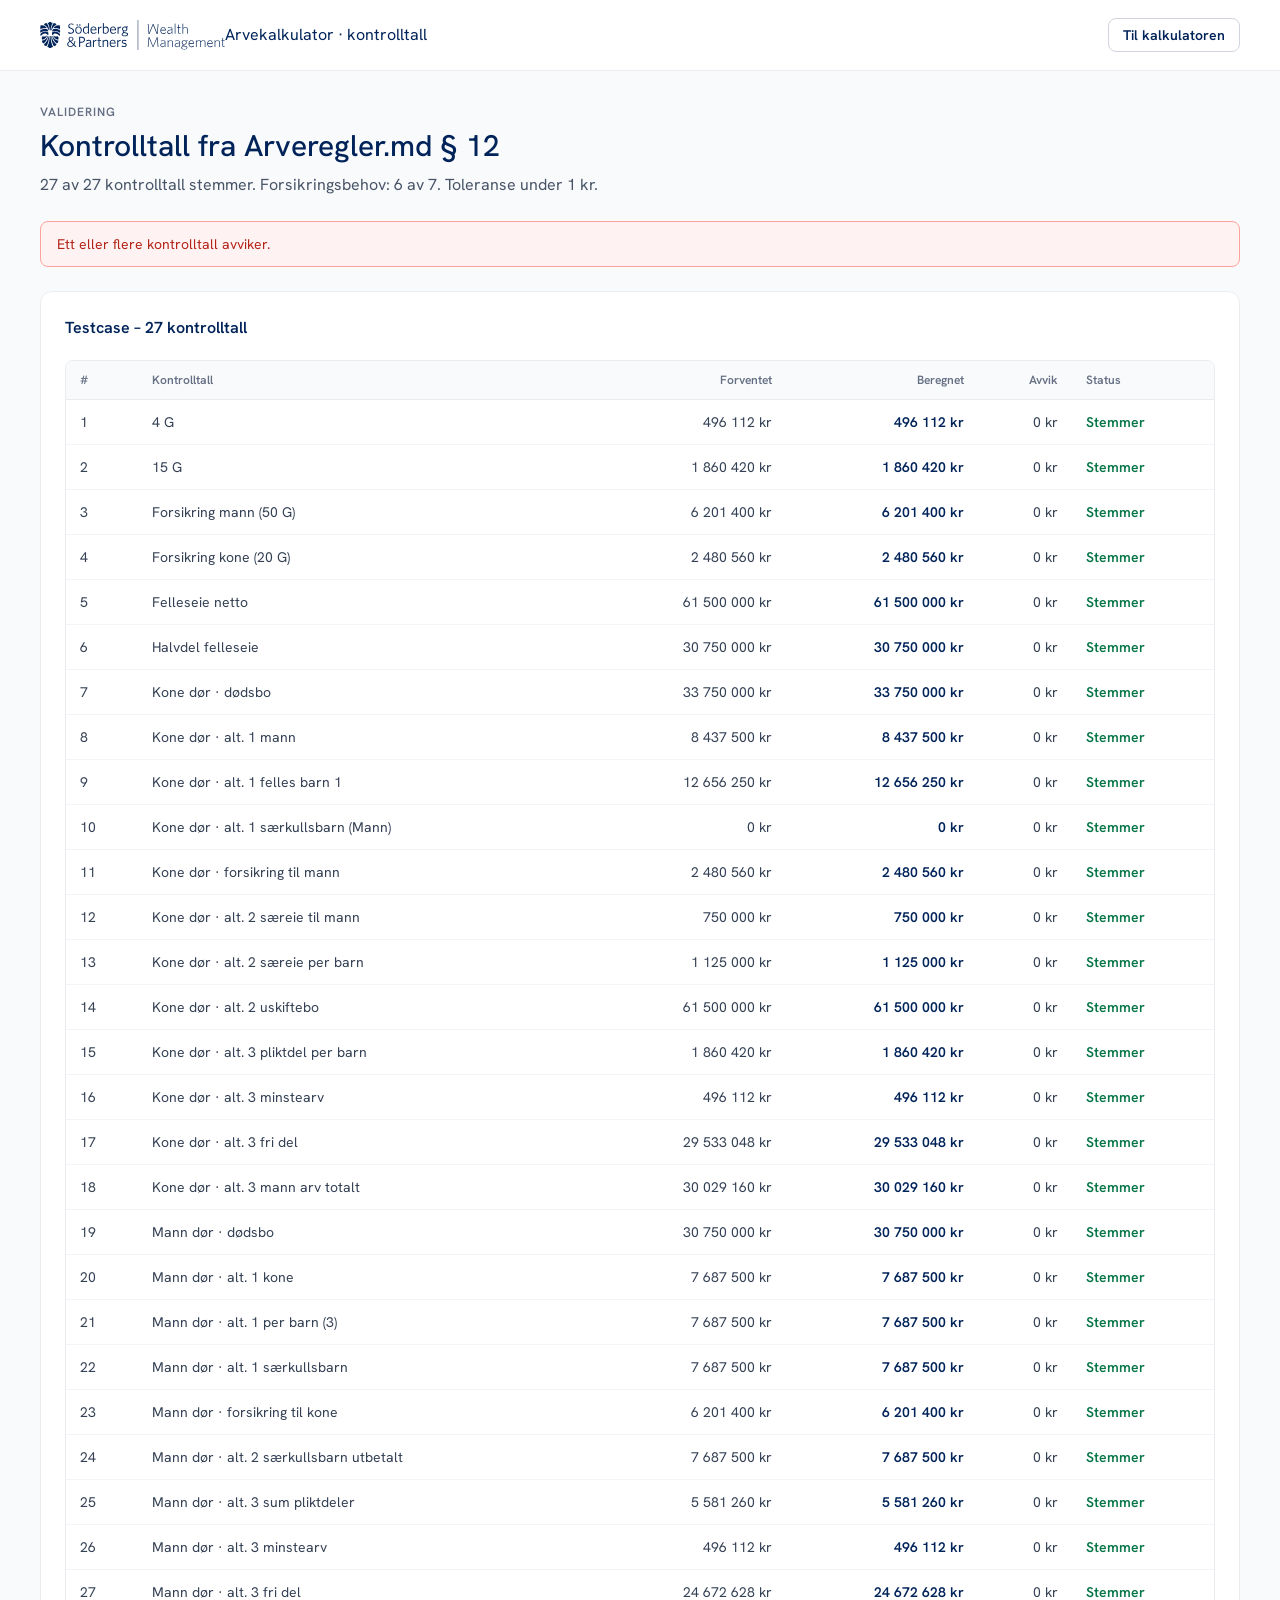
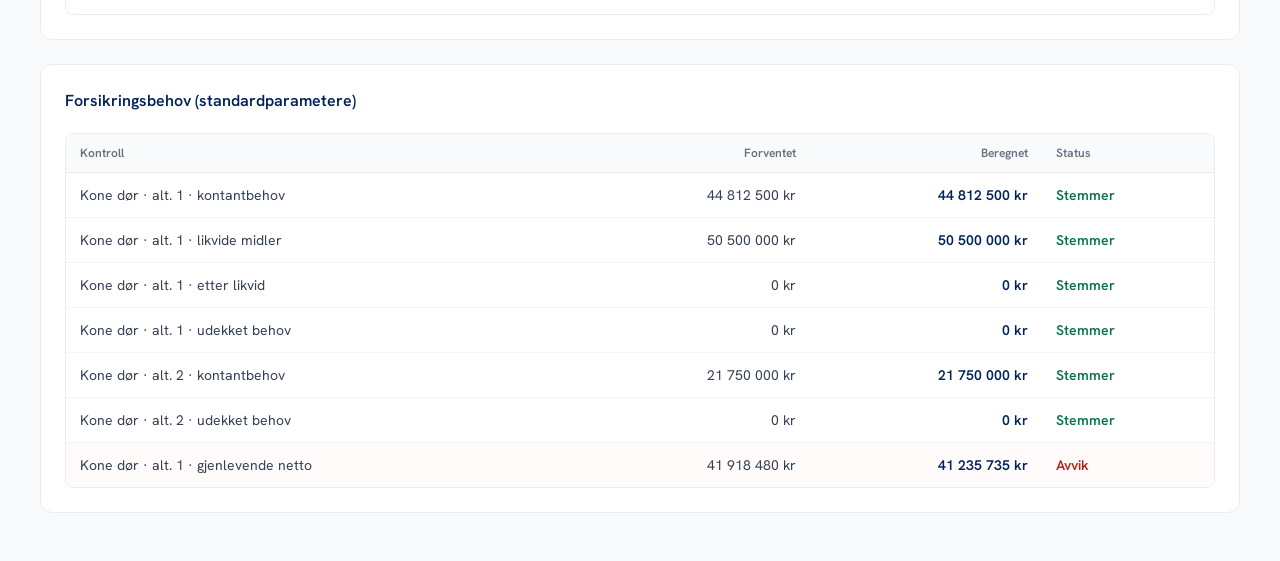
<file: tests.html>
<!DOCTYPE html>
<html lang="nb">
<head>
  <meta charset="utf-8">
  <meta name="viewport" content="width=device-width, initial-scale=1">
  <title>Arvekalkulator – kontrolltall</title>
  <link rel="stylesheet" href="https://fonts.googleapis.com/css2?family=Hanken+Grotesk:ital,wght@0,400;0,500;0,600;0,700;0,800;1,400;1,600&display=swap">
  <link rel="stylesheet" href="css/tokens.css">
  <link rel="stylesheet" href="css/app.css">
  <style>
    .ok{color:var(--success-700);font-weight:600}
    .bad{color:var(--error-700);font-weight:600}
    tr.fail td{background:var(--error-bg-soft)}
  </style>
</head>
<body>
  <header class="hdr"><div class="wrap hdr-in"><div class="brand"><img src="assets/spwm-logo.svg" alt="Söderberg &amp; Partners Wealth Management"><span class="vr"></span><span class="app-name">Arvekalkulator · kontrolltall</span></div>
    <a class="btn btn-secondary btn-sm" href="index.html">Til kalkulatoren</a></div></header>
  <main class="wrap main" style="display:flex;flex-direction:column;gap:24px">
    <div><div class="eyebrow">VALIDERING</div><h1 class="h2" style="margin-top:6px">Kontrolltall fra Arveregler.md § 12</h1>
      <p class="lead" id="sum" style="margin-top:8px"></p></div>
    <div id="banner"></div>
    <section class="card"><div class="card-h"><h3 class="h3">Testcase – 27 kontrolltall</h3></div>
      <div class="tbl-wrap"><table class="t"><thead><tr><th>#</th><th>Kontrolltall</th><th class="r">Forventet</th><th class="r">Beregnet</th><th class="r">Avvik</th><th>Status</th></tr></thead><tbody id="rows"></tbody></table></div></section>
    <section class="card"><div class="card-h"><h3 class="h3">Forsikringsbehov (standardparametere)</h3></div>
      <div class="tbl-wrap"><table class="t"><thead><tr><th>Kontroll</th><th class="r">Forventet</th><th class="r">Beregnet</th><th>Status</th></tr></thead><tbody id="need"></tbody></table></div></section>
  </main>
  <script src="js/engine.js"></script>
  <script src="js/format.js"></script>
  <script>
    (function () {
      const E = window.ArveEngine, F = window.Fmt;
      const rows = E.validate();
      const K = E.compute(E.clone(E.DEFAULT_INPUT));
      const need = [
        ['Kone dør · alt. 1 · kontantbehov', 44812500, K.alts[0].need.K],
        ['Kone dør · alt. 1 · likvide midler', 50500000, K.alts[0].need.L],
        ['Kone dør · alt. 1 · etter likvid', 0, K.alts[0].need.Kn],
        ['Kone dør · alt. 1 · udekket behov', 0, K.alts[0].need.gap],
        ['Kone dør · alt. 2 · kontantbehov', 21750000, K.alts[1].need.K],
        ['Kone dør · alt. 2 · udekket behov', 0, K.alts[1].need.gap],
        ['Kone dør · alt. 1 · gjenlevende netto', 41918480, K.alts[0].balance.net]
      ].map(([label, exp, act]) => ({ label, exp, act, ok: Math.abs(exp - act) < 1 }));
      const st = ok => ok ? '<span class="ok">Stemmer</span>' : '<span class="bad">Avvik</span>';
      document.getElementById('rows').innerHTML = rows.map((r, i) => `<tr class="${r.ok ? '' : 'fail'}"><td>${i + 1}</td><td>${F.esc(r.label)}</td><td class="r">${F.kr(r.exp)}</td><td class="r amt">${F.kr(r.act)}</td><td class="r">${F.kr(r.act - r.exp)}</td><td>${st(r.ok)}</td></tr>`).join('');
      document.getElementById('need').innerHTML = need.map(r => `<tr class="${r.ok ? '' : 'fail'}"><td>${F.esc(r.label)}</td><td class="r">${F.kr(r.exp)}</td><td class="r amt">${F.kr(r.act)}</td><td>${st(r.ok)}</td></tr>`).join('');
      const ok = rows.filter(r => r.ok).length, okN = need.filter(r => r.ok).length;
      document.getElementById('sum').textContent = `${ok} av ${rows.length} kontrolltall stemmer. Forsikringsbehov: ${okN} av ${need.length}. Toleranse under 1 kr.`;
      const all = ok === rows.length && okN === need.length;
      document.getElementById('banner').innerHTML = `<div class="banner ${all ? 'success' : 'error'}">${all ? 'Beregningsmotoren reproduserer alle kontrolltall.' : 'Ett eller flere kontrolltall avviker.'}</div>`;
    })();
  </script>
</body>
</html>
</file>
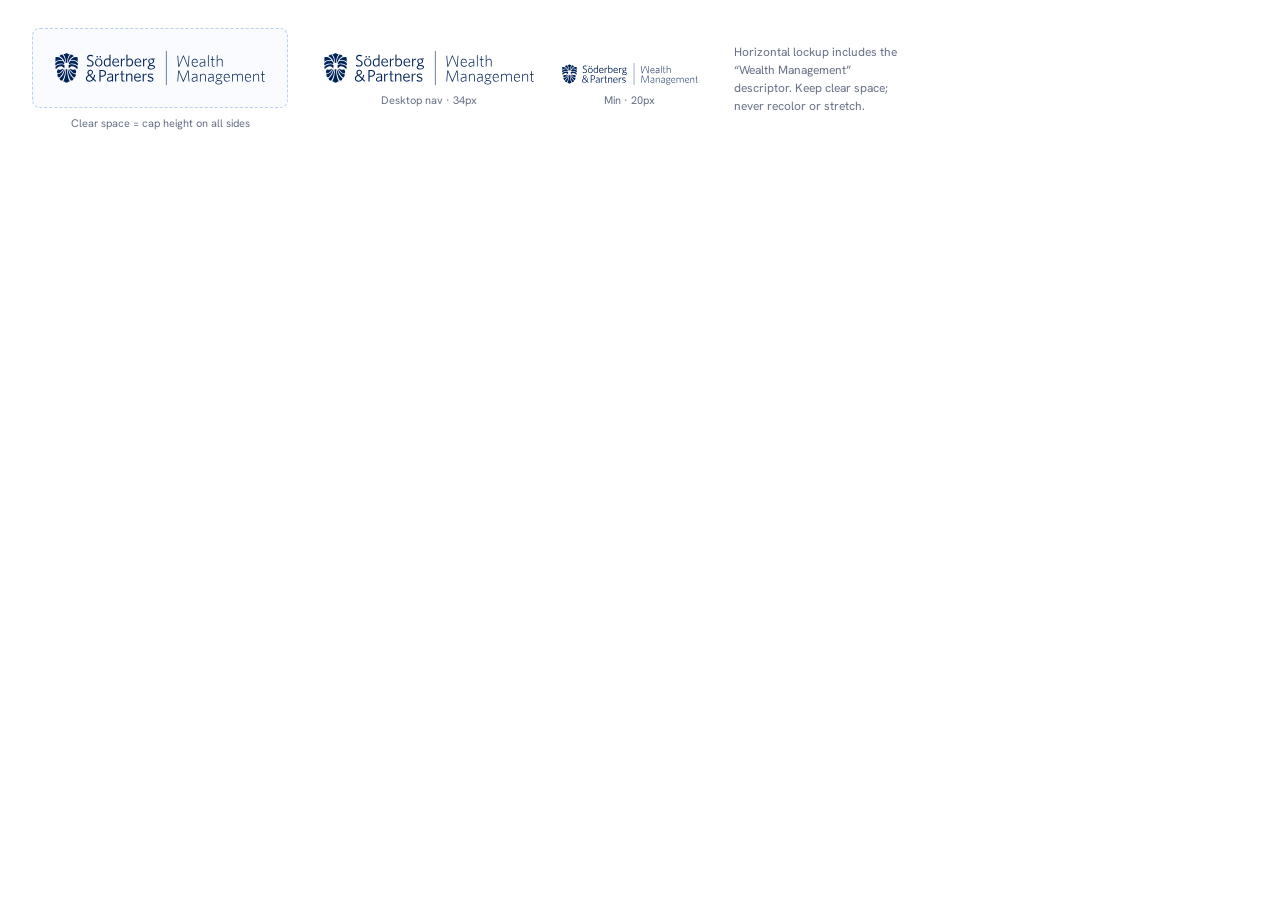
<file: SPWM mal/preview/brand-lockup.html>
<!DOCTYPE html>
<!-- @dsCard group="Brand" name="Logo — clear space & sizing" subtitle="Clear space, min size, usage" viewport="700x160" -->
<html lang="en">
<head>
<meta charset="utf-8">
<link rel="stylesheet" href="../colors_and_type.css">
<style>
  html,body{margin:0;background:var(--white);font-family:var(--font-sans);}
  .card{padding:28px 32px;box-sizing:border-box;display:flex;gap:36px;align-items:center;}
  .clearspace{position:relative;padding:22px;border:1px dashed var(--blue-300);border-radius:8px;background:var(--blue-25);}
  .clearspace img{height:34px;display:block;}
  .sizes{display:flex;align-items:flex-end;gap:28px;}
  .sizes img{display:block;}
  .lbl{font-size:11px;color:var(--gray-500);margin-top:8px;text-align:center;}
  .cap{font-size:12px;color:var(--gray-500);max-width:170px;line-height:1.5;}
</style>
</head>
<body>
<div class="card">
  <div>
    <div class="clearspace"><img src="../assets/spwm-logo.svg" alt="logo"></div>
    <div class="lbl">Clear space = cap height on all sides</div>
  </div>
  <div class="sizes">
    <div><img src="../assets/spwm-logo.svg" style="height:34px" alt="logo"><div class="lbl">Desktop nav · 34px</div></div>
    <div><img src="../assets/spwm-logo.svg" style="height:22px" alt="logo"><div class="lbl">Min · 20px</div></div>
  </div>
  <div class="cap">Horizontal lockup includes the “Wealth Management” descriptor. Keep clear space; never recolor or stretch.</div>
</div>
</body>
</html>
</file>
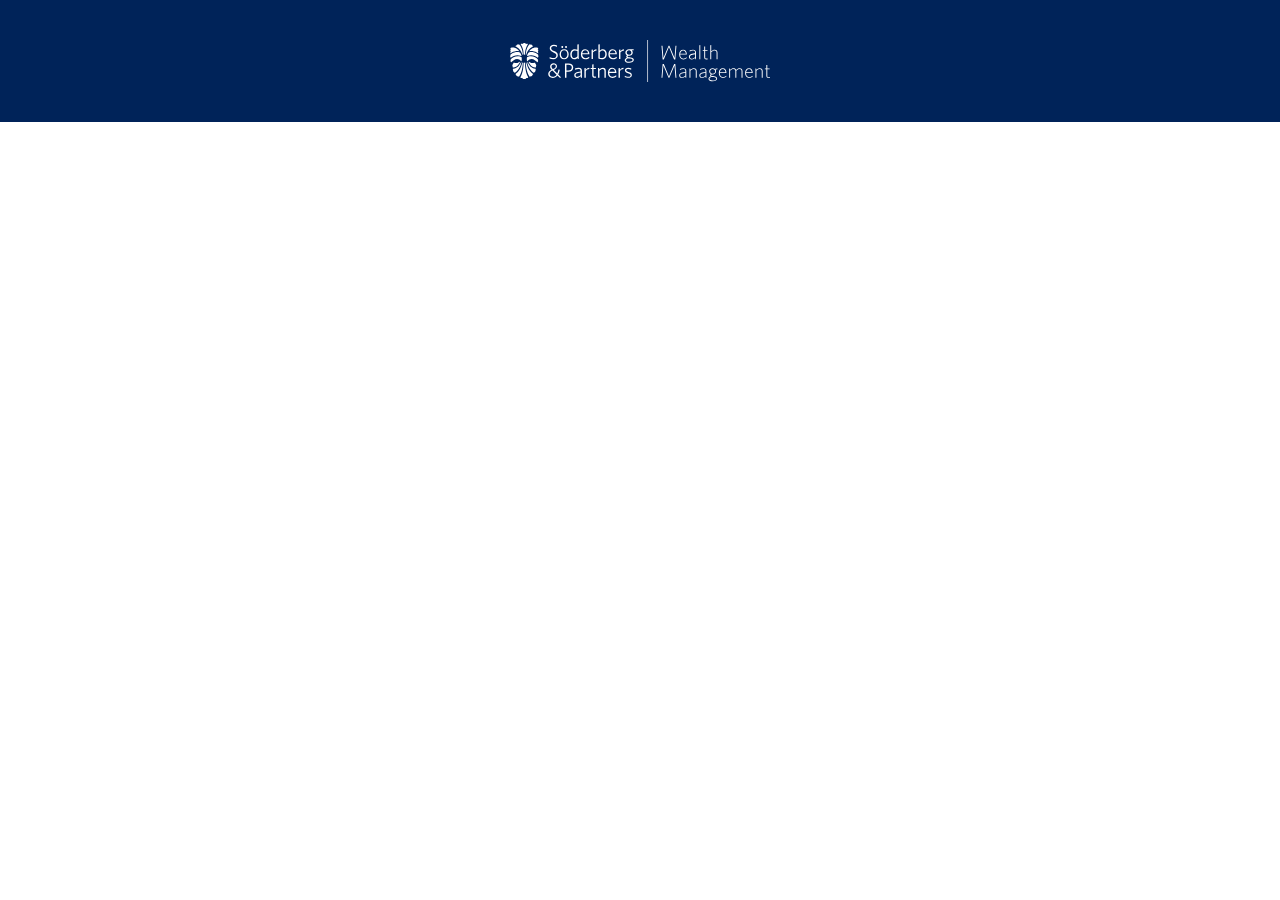
<file: SPWM mal/preview/brand-logo-dark.html>
<!DOCTYPE html>
<!-- @dsCard group="Brand" name="Logo — on dark" subtitle="White knockout on navy" viewport="700x130" -->
<html lang="en">
<head>
<meta charset="utf-8">
<link rel="stylesheet" href="../colors_and_type.css">
<style>
  html,body{margin:0;background:var(--white);font-family:var(--font-sans);}
  .card{padding:40px;box-sizing:border-box;display:flex;align-items:center;justify-content:center;background:var(--sp-navy);}
  img{height:42px;}
</style>
</head>
<body>
<div class="card"><img src="../assets/spwm-logo-white.svg" alt="Söderberg &amp; Partners"></div>
</body>
</html>
</file>
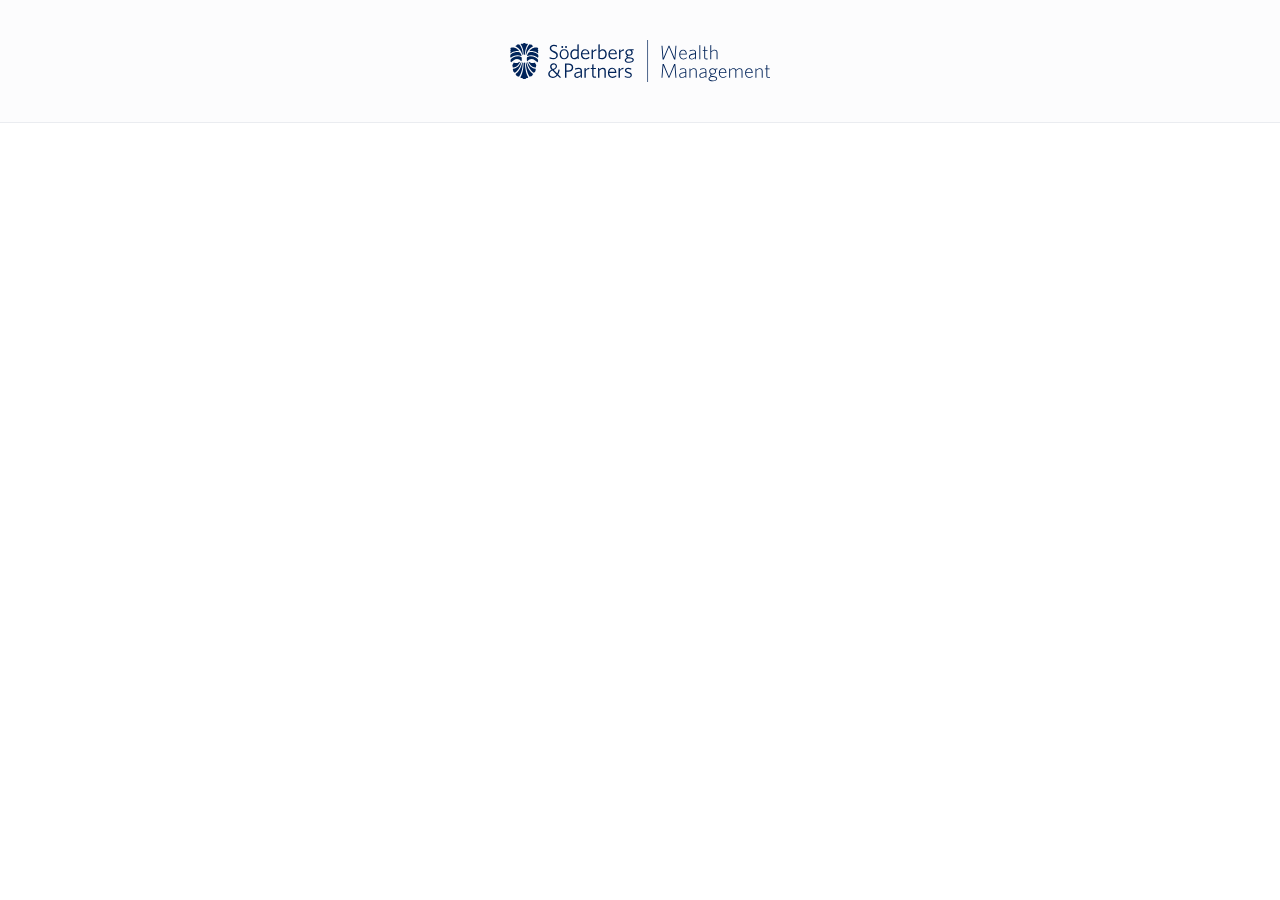
<file: SPWM mal/preview/brand-logo-light.html>
<!DOCTYPE html>
<!-- @dsCard group="Brand" name="Logo — on light" subtitle="Primary WM lockup, navy" viewport="700x130" -->
<html lang="en">
<head>
<meta charset="utf-8">
<link rel="stylesheet" href="../colors_and_type.css">
<style>
  html,body{margin:0;background:var(--white);font-family:var(--font-sans);}
  .card{padding:40px;box-sizing:border-box;display:flex;align-items:center;justify-content:center;background:#FCFCFD;border-bottom:1px solid var(--gray-200);}
  img{height:42px;}
</style>
</head>
<body>
<div class="card"><img src="../assets/spwm-logo.svg" alt="Söderberg &amp; Partners"></div>
</body>
</html>
</file>
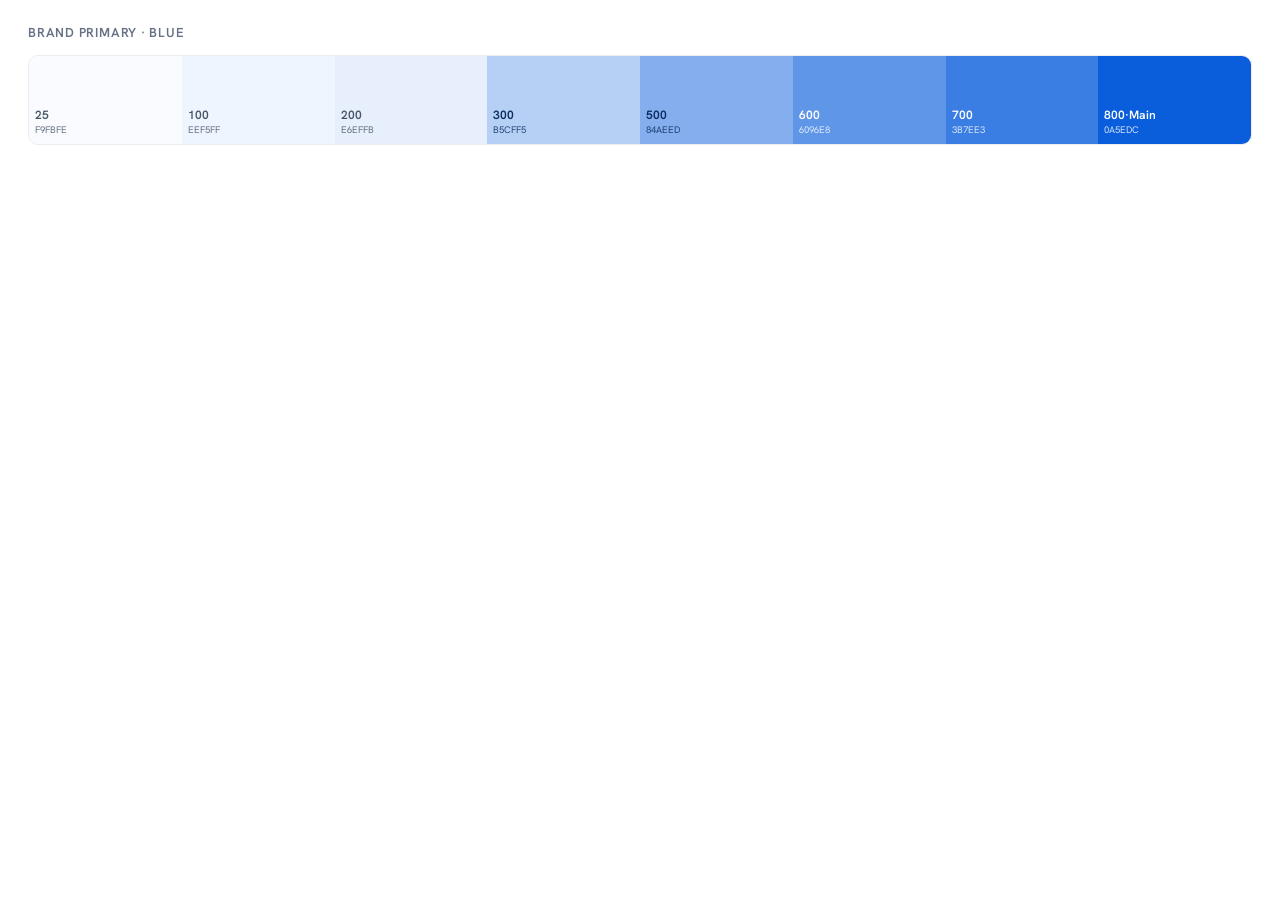
<file: SPWM mal/preview/colors-blue-ramp.html>
<!DOCTYPE html>
<!-- @dsCard group="Colors" name="Blue ramp" subtitle="Primary blue 25 → 800 (Main)" viewport="700x160" -->
<html lang="en">
<head>
<meta charset="utf-8">
<link rel="stylesheet" href="../colors_and_type.css">
<style>
  html,body{margin:0;background:var(--white);font-family:var(--font-sans);}
  .card{padding:24px 28px;box-sizing:border-box;}
  .title{font-size:13px;font-weight:600;color:var(--gray-500);text-transform:uppercase;letter-spacing:.06em;margin-bottom:14px;}
  .ramp{display:flex;gap:0;border-radius:10px;overflow:hidden;border:1px solid var(--gray-200);}
  .cell{flex:1;height:88px;display:flex;flex-direction:column;justify-content:flex-end;padding:8px 6px;box-sizing:border-box;}
  .n{font-size:12px;font-weight:600;}
  .h{font-size:9.5px;opacity:.8;font-variant-numeric:tabular-nums;}
</style>
</head>
<body>
<div class="card">
  <div class="title">Brand primary · Blue</div>
  <div class="ramp">
    <div class="cell" style="background:#F9FBFE;color:#475467"><div class="n">25</div><div class="h">F9FBFE</div></div>
    <div class="cell" style="background:#EEF5FF;color:#475467"><div class="n">100</div><div class="h">EEF5FF</div></div>
    <div class="cell" style="background:#E6EFFB;color:#475467"><div class="n">200</div><div class="h">E6EFFB</div></div>
    <div class="cell" style="background:#B5CFF5;color:#0A2A5E"><div class="n">300</div><div class="h">B5CFF5</div></div>
    <div class="cell" style="background:#84AEED;color:#0A2A5E"><div class="n">500</div><div class="h">84AEED</div></div>
    <div class="cell" style="background:#6096E8;color:#fff"><div class="n">600</div><div class="h">6096E8</div></div>
    <div class="cell" style="background:#3B7EE3;color:#fff"><div class="n">700</div><div class="h">3B7EE3</div></div>
    <div class="cell" style="background:#0A5EDC;color:#fff"><div class="n">800·Main</div><div class="h">0A5EDC</div></div>
  </div>
</div>
</body>
</html>
</file>
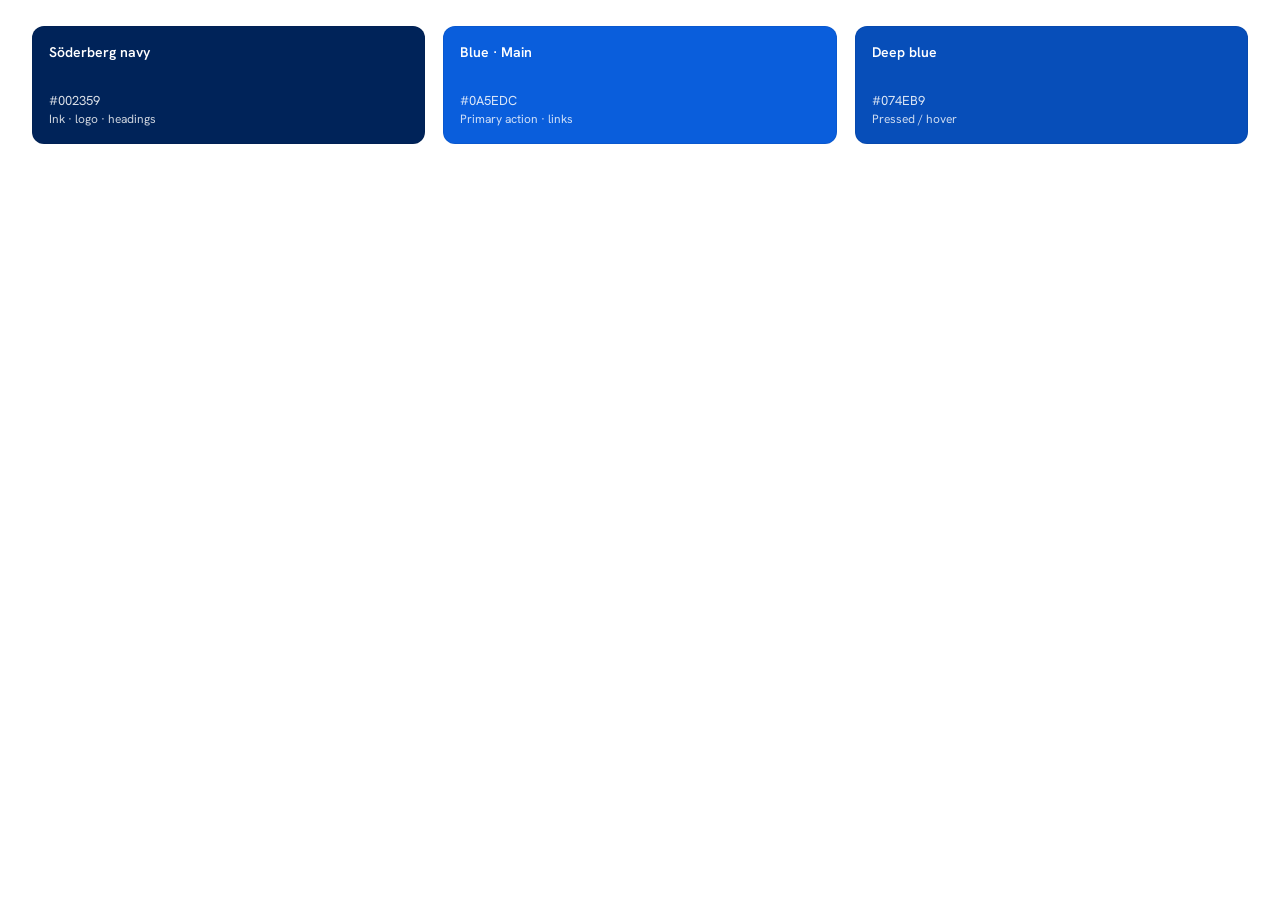
<file: SPWM mal/preview/colors-brand.html>
<!DOCTYPE html>
<!-- @dsCard group="Colors" name="Brand colors" subtitle="Söderberg navy + blue Main + pressed" viewport="700x180" -->
<html lang="en">
<head>
<meta charset="utf-8">
<link rel="stylesheet" href="../colors_and_type.css">
<style>
  html,body{margin:0;background:var(--white);font-family:var(--font-sans);}
  .card{padding:26px 32px;box-sizing:border-box;display:flex;gap:18px;}
  .sw{flex:1;border-radius:var(--radius-lg);padding:16px;box-sizing:border-box;display:flex;flex-direction:column;justify-content:space-between;min-height:118px;border:1px solid rgba(0,0,0,.06);}
  .nm{font-size:14px;font-weight:600;}
  .hx{font-size:13px;opacity:.85;font-variant-numeric:tabular-nums;}
  .role{font-size:12px;opacity:.8;margin-top:2px;}
</style>
</head>
<body>
<div class="card">
  <div class="sw" style="background:var(--sp-navy);color:#fff;">
    <div class="nm">Söderberg navy</div>
    <div><div class="hx">#002359</div><div class="role">Ink · logo · headings</div></div>
  </div>
  <div class="sw" style="background:var(--blue-main);color:#fff;">
    <div class="nm">Blue · Main</div>
    <div><div class="hx">#0A5EDC</div><div class="role">Primary action · links</div></div>
  </div>
  <div class="sw" style="background:var(--sp-navy-pressed);color:#fff;">
    <div class="nm">Deep blue</div>
    <div><div class="hx">#074EB9</div><div class="role">Pressed / hover</div></div>
  </div>
</div>
</body>
</html>
</file>
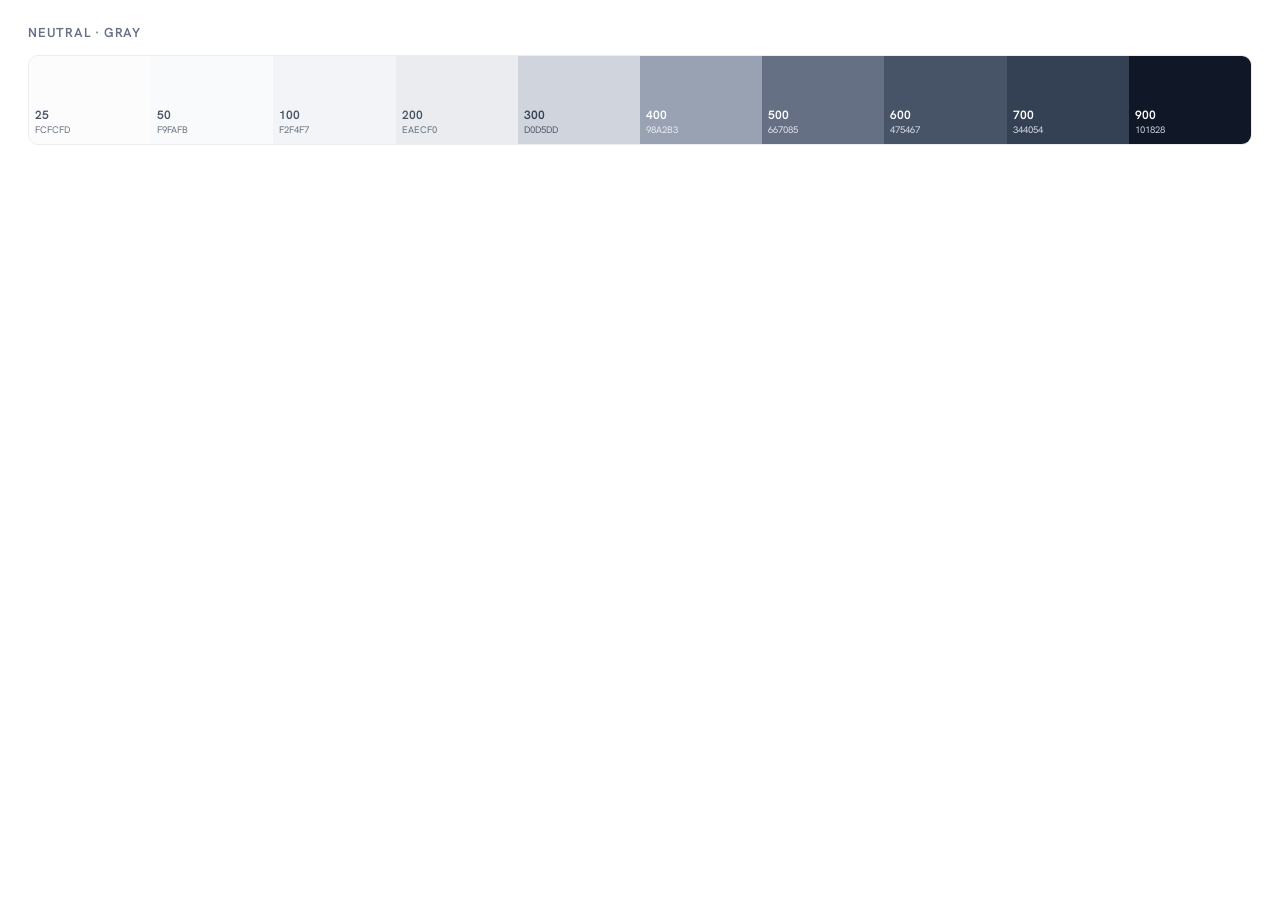
<file: SPWM mal/preview/colors-gray-ramp.html>
<!DOCTYPE html>
<!-- @dsCard group="Colors" name="Neutral / Gray ramp" subtitle="Gray 25 → 900" viewport="700x160" -->
<html lang="en">
<head>
<meta charset="utf-8">
<link rel="stylesheet" href="../colors_and_type.css">
<style>
  html,body{margin:0;background:var(--white);font-family:var(--font-sans);}
  .card{padding:24px 28px;box-sizing:border-box;}
  .title{font-size:13px;font-weight:600;color:var(--gray-500);text-transform:uppercase;letter-spacing:.06em;margin-bottom:14px;}
  .ramp{display:flex;gap:0;border-radius:10px;overflow:hidden;border:1px solid var(--gray-200);}
  .cell{flex:1;height:88px;display:flex;flex-direction:column;justify-content:flex-end;padding:8px 6px;box-sizing:border-box;}
  .n{font-size:12px;font-weight:600;}
  .h{font-size:9.5px;opacity:.8;font-variant-numeric:tabular-nums;}
</style>
</head>
<body>
<div class="card">
  <div class="title">Neutral · Gray</div>
  <div class="ramp">
    <div class="cell" style="background:#FCFCFD;color:#475467"><div class="n">25</div><div class="h">FCFCFD</div></div>
    <div class="cell" style="background:#F9FAFB;color:#475467"><div class="n">50</div><div class="h">F9FAFB</div></div>
    <div class="cell" style="background:#F2F4F7;color:#475467"><div class="n">100</div><div class="h">F2F4F7</div></div>
    <div class="cell" style="background:#EAECF0;color:#475467"><div class="n">200</div><div class="h">EAECF0</div></div>
    <div class="cell" style="background:#D0D5DD;color:#344054"><div class="n">300</div><div class="h">D0D5DD</div></div>
    <div class="cell" style="background:#98A2B3;color:#fff"><div class="n">400</div><div class="h">98A2B3</div></div>
    <div class="cell" style="background:#667085;color:#fff"><div class="n">500</div><div class="h">667085</div></div>
    <div class="cell" style="background:#475467;color:#fff"><div class="n">600</div><div class="h">475467</div></div>
    <div class="cell" style="background:#344054;color:#fff"><div class="n">700</div><div class="h">344054</div></div>
    <div class="cell" style="background:#101828;color:#fff"><div class="n">900</div><div class="h">101828</div></div>
  </div>
</div>
</body>
</html>
</file>
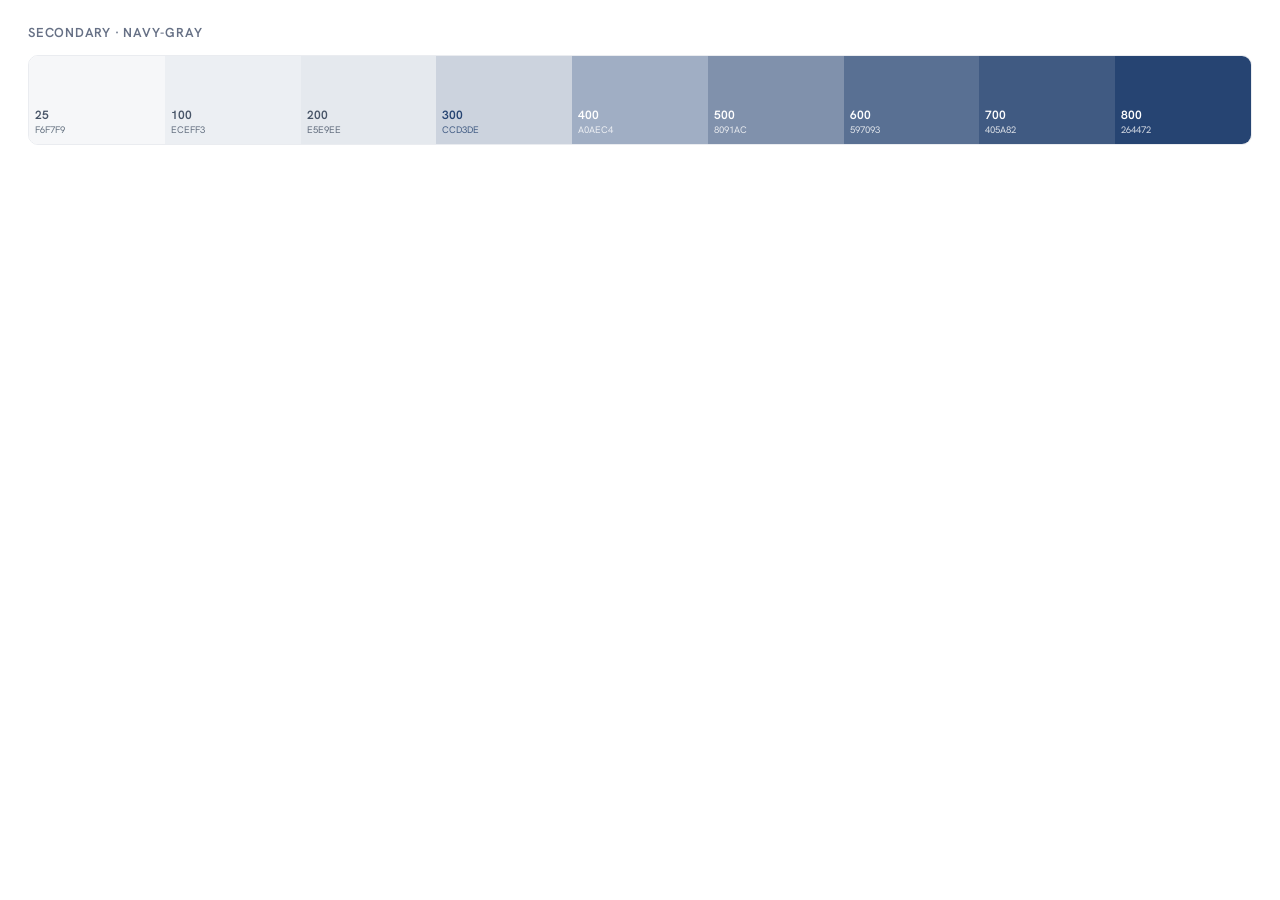
<file: SPWM mal/preview/colors-secondary-ramp.html>
<!DOCTYPE html>
<!-- @dsCard group="Colors" name="Secondary ramp" subtitle="Navy-gray 25 → 800" viewport="700x160" -->
<html lang="en">
<head>
<meta charset="utf-8">
<link rel="stylesheet" href="../colors_and_type.css">
<style>
  html,body{margin:0;background:var(--white);font-family:var(--font-sans);}
  .card{padding:24px 28px;box-sizing:border-box;}
  .title{font-size:13px;font-weight:600;color:var(--gray-500);text-transform:uppercase;letter-spacing:.06em;margin-bottom:14px;}
  .ramp{display:flex;gap:0;border-radius:10px;overflow:hidden;border:1px solid var(--gray-200);}
  .cell{flex:1;height:88px;display:flex;flex-direction:column;justify-content:flex-end;padding:8px 6px;box-sizing:border-box;}
  .n{font-size:12px;font-weight:600;}
  .h{font-size:9.5px;opacity:.8;font-variant-numeric:tabular-nums;}
</style>
</head>
<body>
<div class="card">
  <div class="title">Secondary · Navy-gray</div>
  <div class="ramp">
    <div class="cell" style="background:#F6F7F9;color:#475467"><div class="n">25</div><div class="h">F6F7F9</div></div>
    <div class="cell" style="background:#ECEFF3;color:#475467"><div class="n">100</div><div class="h">ECEFF3</div></div>
    <div class="cell" style="background:#E5E9EE;color:#475467"><div class="n">200</div><div class="h">E5E9EE</div></div>
    <div class="cell" style="background:#CCD3DE;color:#264472"><div class="n">300</div><div class="h">CCD3DE</div></div>
    <div class="cell" style="background:#A0AEC4;color:#fff"><div class="n">400</div><div class="h">A0AEC4</div></div>
    <div class="cell" style="background:#8091AC;color:#fff"><div class="n">500</div><div class="h">8091AC</div></div>
    <div class="cell" style="background:#597093;color:#fff"><div class="n">600</div><div class="h">597093</div></div>
    <div class="cell" style="background:#405A82;color:#fff"><div class="n">700</div><div class="h">405A82</div></div>
    <div class="cell" style="background:#264472;color:#fff"><div class="n">800</div><div class="h">264472</div></div>
  </div>
</div>
</body>
</html>
</file>
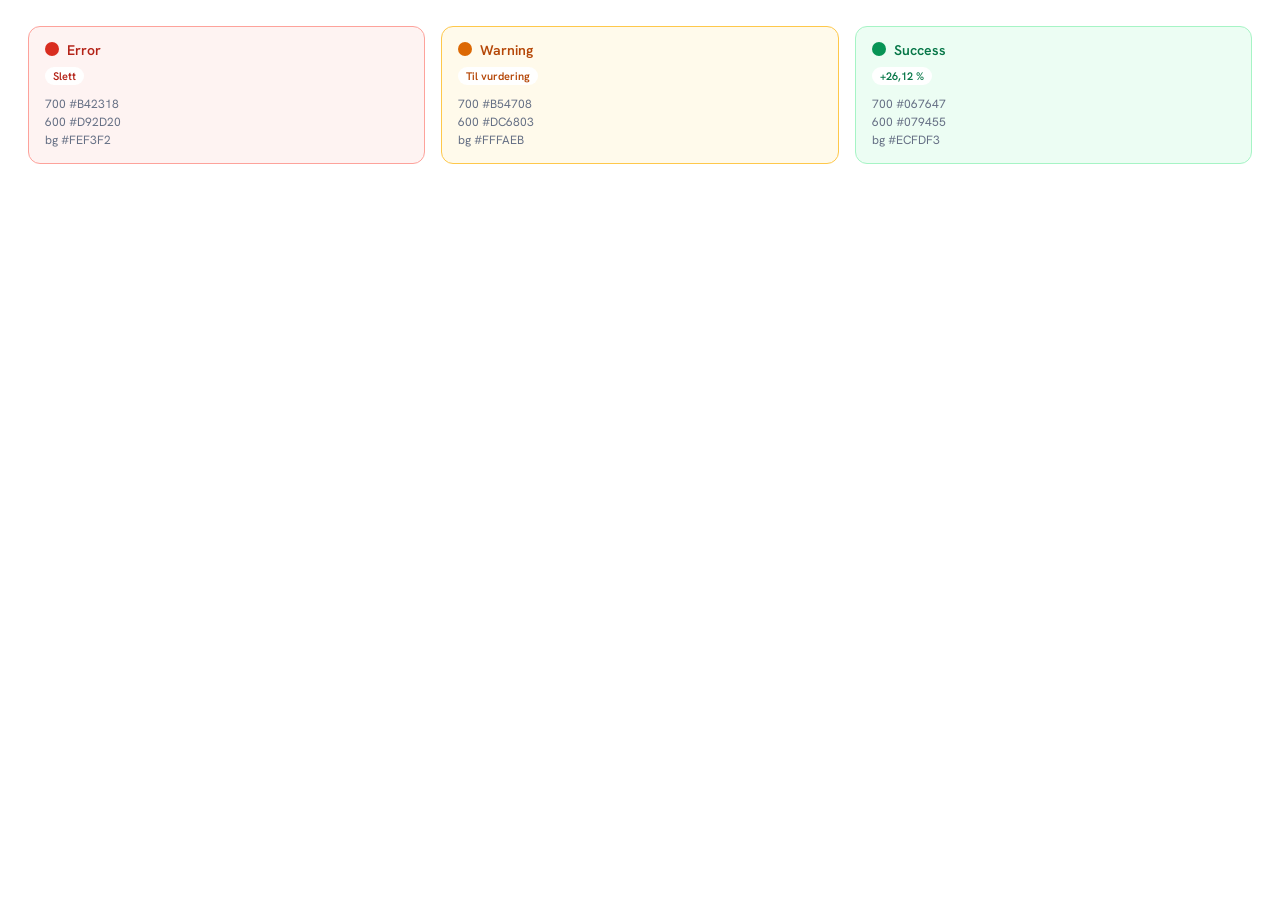
<file: SPWM mal/preview/colors-semantic.html>
<!DOCTYPE html>
<!-- @dsCard group="Colors" name="Semantic colors" subtitle="Error / Warning / Success" viewport="700x180" -->
<html lang="en">
<head>
<meta charset="utf-8">
<link rel="stylesheet" href="../colors_and_type.css">
<style>
  html,body{margin:0;background:var(--white);font-family:var(--font-sans);}
  .card{padding:26px 28px;box-sizing:border-box;display:flex;gap:16px;}
  .col{flex:1;border-radius:var(--radius-lg);border:1px solid;padding:14px 16px;box-sizing:border-box;}
  .dot{width:14px;height:14px;border-radius:50%;display:inline-block;vertical-align:-1px;margin-right:8px;}
  .lbl{font-size:14px;font-weight:600;}
  .hx{font-size:12px;color:var(--gray-500);margin-top:10px;font-variant-numeric:tabular-nums;line-height:1.5;}
  .pill{display:inline-block;font-size:11px;font-weight:600;padding:2px 8px;border-radius:100px;margin-top:8px;}
</style>
</head>
<body>
<div class="card">
  <div class="col" style="background:var(--error-bg);border-color:var(--error-border);">
    <div class="lbl" style="color:var(--error-700)"><span class="dot" style="background:var(--error-600)"></span>Error</div>
    <span class="pill" style="background:#fff;color:var(--error-700)">Slett</span>
    <div class="hx">700 #B42318<br>600 #D92D20<br>bg #FEF3F2</div>
  </div>
  <div class="col" style="background:var(--warning-bg);border-color:var(--warning-border);">
    <div class="lbl" style="color:var(--warning-700)"><span class="dot" style="background:var(--warning-600)"></span>Warning</div>
    <span class="pill" style="background:#fff;color:var(--warning-700)">Til vurdering</span>
    <div class="hx">700 #B54708<br>600 #DC6803<br>bg #FFFAEB</div>
  </div>
  <div class="col" style="background:var(--success-bg);border-color:var(--success-border);">
    <div class="lbl" style="color:var(--success-700)"><span class="dot" style="background:var(--success-600)"></span>Success</div>
    <span class="pill" style="background:#fff;color:var(--success-700)">+26,12 %</span>
    <div class="hx">700 #067647<br>600 #079455<br>bg #ECFDF3</div>
  </div>
</div>
</body>
</html>
</file>
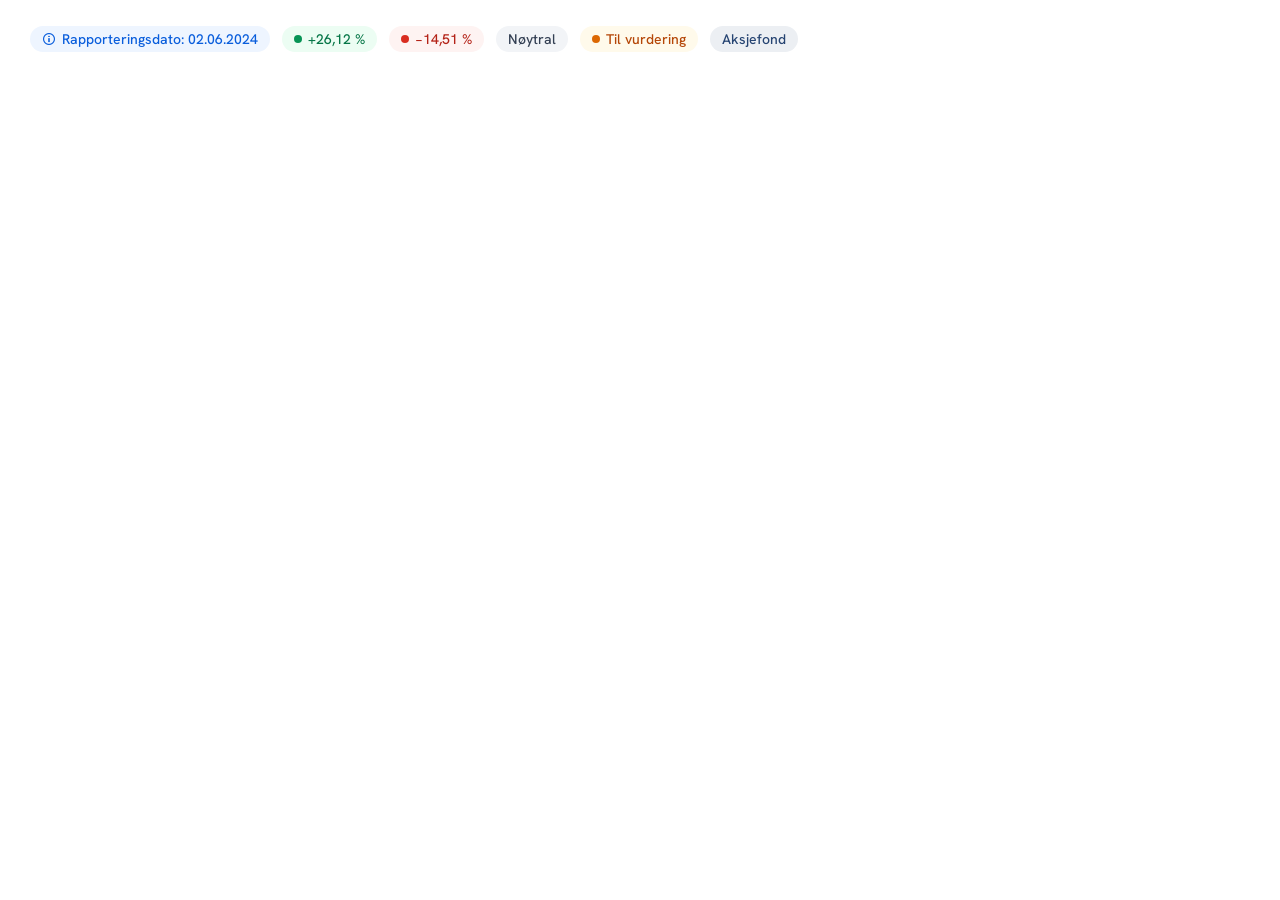
<file: SPWM mal/preview/components-badges.html>
<!DOCTYPE html>
<!-- @dsCard group="Components" name="Badges & chips" subtitle="Info, return, status pills" viewport="700x120" -->
<html lang="en">
<head>
<meta charset="utf-8">
<link rel="stylesheet" href="../colors_and_type.css">
<link rel="stylesheet" href="https://unpkg.com/boxicons@2.1.4/css/boxicons.min.css">
<style>
  html,body{margin:0;background:var(--white);font-family:var(--font-sans);}
  .card{padding:26px 30px;box-sizing:border-box;display:flex;gap:12px;align-items:center;flex-wrap:wrap;}
  .badge{display:inline-flex;align-items:center;gap:6px;font-size:14px;font-weight:500;padding:4px 12px;border-radius:100px;line-height:1.3;}
  .dot{width:8px;height:8px;border-radius:50%;display:inline-block;}
</style>
</head>
<body>
<div class="card">
  <span class="badge" style="background:var(--blue-100);color:var(--blue-main)"><i class='bx bx-info-circle'></i>Rapporteringsdato: 02.06.2024</span>
  <span class="badge" style="background:var(--success-bg);color:var(--success-700)"><span class="dot" style="background:var(--success-600)"></span>+26,12 %</span>
  <span class="badge" style="background:var(--error-bg);color:var(--error-700)"><span class="dot" style="background:var(--error-600)"></span>−14,51 %</span>
  <span class="badge" style="background:var(--gray-100);color:var(--gray-700)">Nøytral</span>
  <span class="badge" style="background:var(--warning-bg);color:var(--warning-700)"><span class="dot" style="background:var(--warning-600)"></span>Til vurdering</span>
  <span class="badge" style="background:var(--secondary-100);color:var(--secondary-800)">Aksjefond</span>
</div>
</body>
</html>
</file>
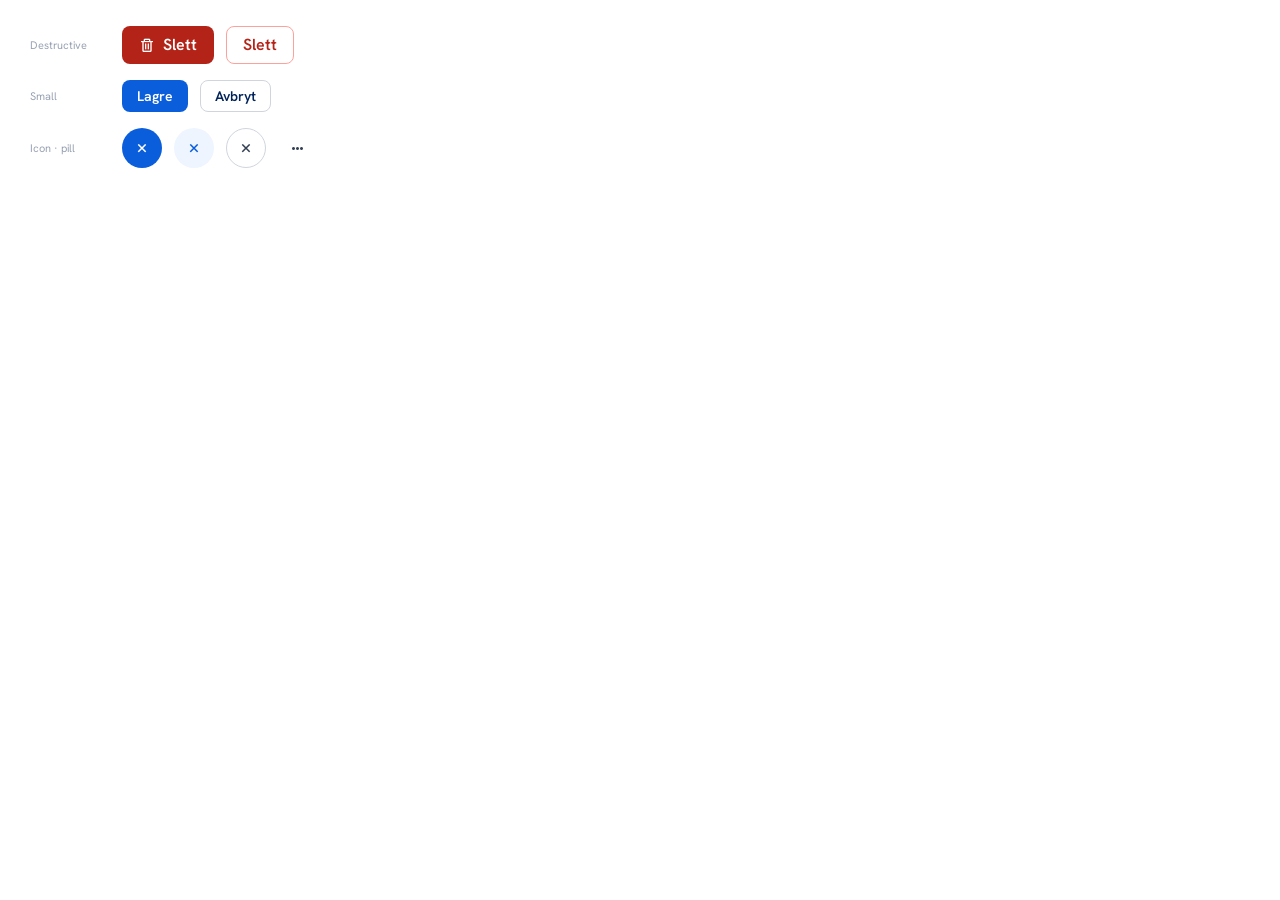
<file: SPWM mal/preview/components-buttons-2.html>
<!DOCTYPE html>
<!-- @dsCard group="Components" name="Buttons — destructive & icon" subtitle="Destructive, small, pill icon buttons" viewport="700x220" -->
<html lang="en">
<head>
<meta charset="utf-8">
<link rel="stylesheet" href="../colors_and_type.css">
<link rel="stylesheet" href="https://unpkg.com/boxicons@2.1.4/css/boxicons.min.css">
<style>
  html,body{margin:0;background:var(--white);font-family:var(--font-sans);}
  .card{padding:26px 30px;box-sizing:border-box;display:flex;flex-direction:column;gap:16px;}
  .row{display:flex;gap:12px;align-items:center;flex-wrap:wrap;}
  .btn{font-family:var(--font-sans);font-weight:600;font-size:16px;border-radius:8px;padding:10px 16px;border:1px solid transparent;cursor:pointer;display:inline-flex;align-items:center;gap:8px;line-height:1;}
  .destructive{background:var(--error-700);color:#fff;}
  .dest-outline{background:#fff;color:var(--error-700);border-color:var(--error-border);}
  .icon-btn{width:40px;height:40px;border-radius:100px;display:inline-flex;align-items:center;justify-content:center;border:1px solid transparent;cursor:pointer;font-size:18px;}
  .tag{font-size:11px;color:var(--gray-400);width:80px;}
  .sm{font-size:14px;padding:8px 14px;}
</style>
</head>
<body>
<div class="card">
  <div class="row"><span class="tag">Destructive</span><button class="btn destructive"><i class='bx bx-trash'></i>Slett</button><button class="btn dest-outline">Slett</button></div>
  <div class="row"><span class="tag">Small</span><button class="btn primary sm" style="background:var(--blue-main);color:#fff">Lagre</button><button class="btn secondary sm" style="background:#fff;color:var(--sp-navy);border-color:var(--gray-300)">Avbryt</button></div>
  <div class="row"><span class="tag">Icon · pill</span>
    <button class="icon-btn" style="background:var(--blue-main);color:#fff"><i class='bx bx-x'></i></button>
    <button class="icon-btn" style="background:var(--blue-100);color:var(--blue-main)"><i class='bx bx-x'></i></button>
    <button class="icon-btn" style="background:#fff;color:var(--gray-700);border-color:var(--gray-300)"><i class='bx bx-x'></i></button>
    <button class="icon-btn" style="background:#fff;color:var(--gray-700)"><i class='bx bx-dots-horizontal-rounded'></i></button>
  </div>
</div>
</body>
</html>
</file>
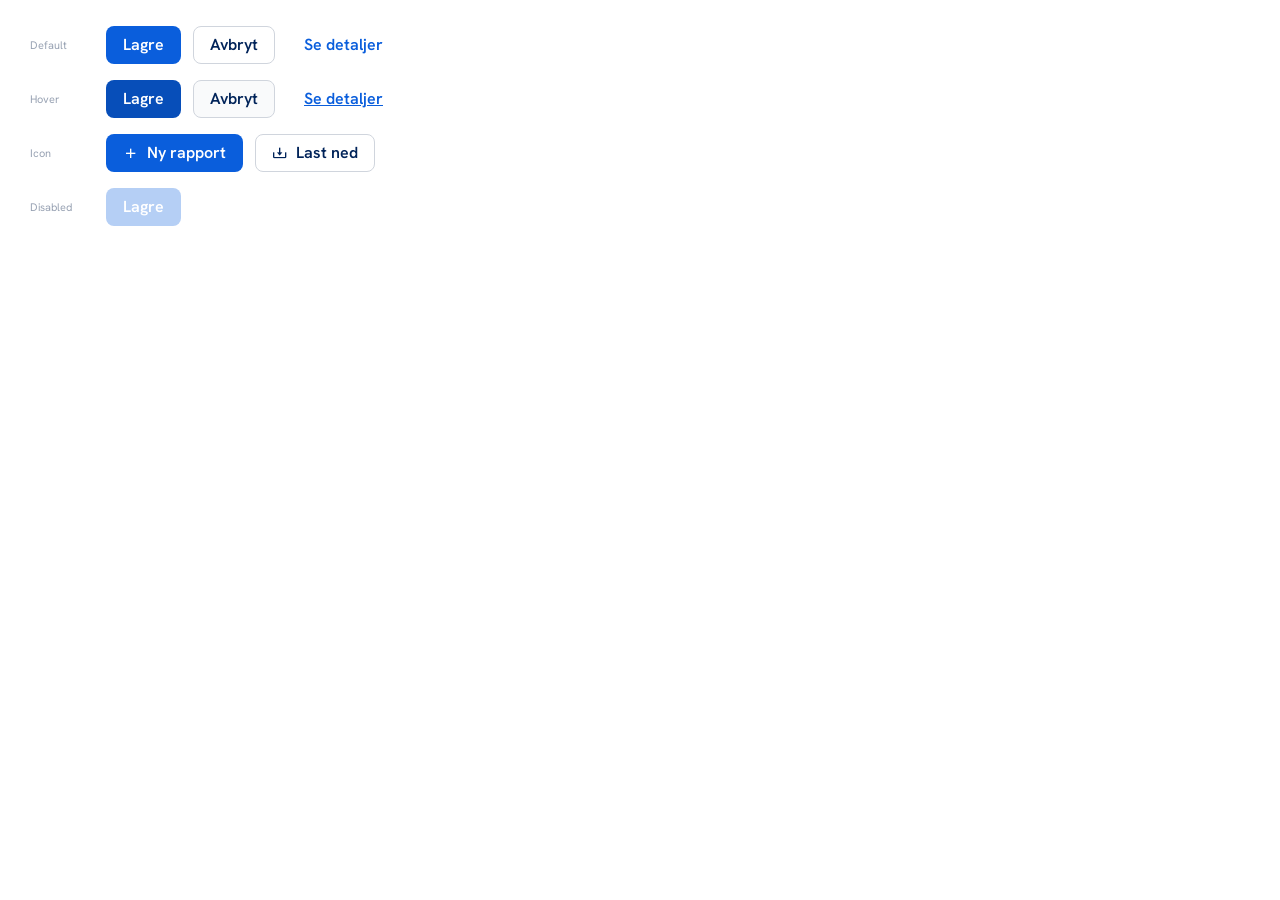
<file: SPWM mal/preview/components-buttons.html>
<!DOCTYPE html>
<!-- @dsCard group="Components" name="Buttons — primary set" subtitle="Primary / secondary / tertiary · states" viewport="700x240" -->
<html lang="en">
<head>
<meta charset="utf-8">
<link rel="stylesheet" href="../colors_and_type.css">
<link rel="stylesheet" href="https://unpkg.com/boxicons@2.1.4/css/boxicons.min.css">
<style>
  html,body{margin:0;background:var(--white);font-family:var(--font-sans);}
  .card{padding:26px 30px;box-sizing:border-box;display:flex;flex-direction:column;gap:16px;}
  .row{display:flex;gap:12px;align-items:center;flex-wrap:wrap;}
  .btn{font-family:var(--font-sans);font-weight:600;font-size:16px;border-radius:8px;padding:10px 16px;border:1px solid transparent;cursor:pointer;display:inline-flex;align-items:center;gap:8px;line-height:1;}
  .primary{background:var(--blue-main);color:#fff;}
  .primary.hover{background:var(--sp-navy-pressed);}
  .secondary{background:#fff;color:var(--sp-navy);border-color:var(--gray-300);}
  .tertiary{background:transparent;color:var(--blue-main);}
  .disabled{background:var(--blue-300);color:#fff;}
  .tag{font-size:11px;color:var(--gray-400);width:64px;}
</style>
</head>
<body>
<div class="card">
  <div class="row"><span class="tag">Default</span><button class="btn primary">Lagre</button><button class="btn secondary">Avbryt</button><button class="btn tertiary">Se detaljer</button></div>
  <div class="row"><span class="tag">Hover</span><button class="btn primary hover">Lagre</button><button class="btn secondary" style="background:var(--gray-50)">Avbryt</button><button class="btn tertiary" style="text-decoration:underline">Se detaljer</button></div>
  <div class="row"><span class="tag">Icon</span><button class="btn primary"><i class='bx bx-plus'></i>Ny rapport</button><button class="btn secondary"><i class='bx bx-download'></i>Last ned</button></div>
  <div class="row"><span class="tag">Disabled</span><button class="btn disabled">Lagre</button></div>
</div>
</body>
</html>
</file>
<file: css/tokens.css>
/* ============================================================================
   Söderberg & Partners Wealth Management – designtokens for Arvekalkulator
   Kilde: SPWM mal/colors_and_type.css (Designsystem.fig)
   ============================================================================ */
:root{
  /* Merkevare */
  --sp-navy:#002359; --sp-navy-ink:#12326E; --sp-navy-pressed:#074EB9;
  /* Blå (handling) */
  --blue-25:#F9FBFE; --blue-50:#F3F7FD; --blue-100:#EEF5FF; --blue-200:#E6EFFB; --blue-300:#B5CFF5;
  --blue-400:#99BEF5; --blue-500:#84AEED; --blue-600:#6096E8; --blue-700:#3B7EE3; --blue-800:#0A5EDC; --blue-main:#0A5EDC;
  /* Sekundær navy-grå */
  --secondary-25:#F6F7F9; --secondary-50:#F2F4F7; --secondary-100:#ECEFF3; --secondary-200:#E5E9EE; --secondary-300:#CCD3DE;
  --secondary-400:#A0AEC4; --secondary-500:#8091AC; --secondary-600:#597093; --secondary-700:#405A82; --secondary-800:#264472;
  /* Grå */
  --gray-25:#FCFCFD; --gray-50:#F9FAFB; --gray-100:#F2F4F7; --gray-200:#EAECF0; --gray-300:#D0D5DD; --gray-400:#98A2B3;
  --gray-500:#667085; --gray-600:#475467; --gray-700:#344054; --gray-800:#1D2939; --gray-900:#101828; --white:#FFFFFF;
  /* Semantisk */
  --error-bg:#FEF3F2; --error-bg-soft:#FFFBFA; --error-border:#FDA29B; --error-500:#F04438; --error-600:#D92D20; --error-700:#B42318;
  --warning-bg:#FFFAEB; --warning-border:#FEC84B; --warning-500:#F79009; --warning-600:#DC6803; --warning-700:#B54708;
  --success-bg:#ECFDF3; --success-border:#A6F4C5; --success-500:#12B76A; --success-600:#079455; --success-700:#067647;
  --chart-grid:#EAECF0; --ring:rgba(10,94,220,0.24);

  /* Personfarger */
  --p-survivor:#002359; --p-uskifte:#264472; --p-own:#A0AEC4; --p-estate:#405A82; --p-netto:#264472;
  --p-parents:#667085; --p-other:#405A82; --p-debt:#FDA29B; --p-saereie-b:#CCD3DE;
  --hatch-ins:repeating-linear-gradient(45deg,#079455 0 3px,#D1FADF 3px 6px);
  --hatch-fri:repeating-linear-gradient(45deg,#002359 0 3px,#CCD3DE 3px 6px);

  /* Typografi */
  --font-sans:"Hanken Grotesk","Whitney","Inter",system-ui,-apple-system,"Segoe UI",sans-serif;

  /* Spacing, radius, skygger */
  --space-1:4px; --space-2:8px; --space-3:12px; --space-4:16px; --space-5:20px; --space-6:24px; --space-8:32px; --space-10:40px; --space-12:48px;
  --radius-sm:5px; --radius-md:8px; --radius-lg:12px; --radius-pill:100px;
  --shadow-xs:0 1px 2px rgba(16,24,40,0.05);
  --shadow-sm:0 1px 3px rgba(16,24,40,0.10),0 1px 2px rgba(16,24,40,0.06);
  --shadow-md:0 4px 8px -2px rgba(16,24,40,0.10),0 2px 4px -2px rgba(16,24,40,0.06);
  --shadow-lg:0 12px 16px -4px rgba(16,24,40,0.08),0 4px 6px -2px rgba(16,24,40,0.03);
  --shadow-xl:0 20px 24px -4px rgba(16,24,40,0.08),0 8px 8px -4px rgba(16,24,40,0.03);

  /* Bevegelse */
  --ease:cubic-bezier(.2,.7,.3,1);
  --t-fast:.15s; --t-chart:.45s;
  --page-pad:40px;
}
@media (max-width:767px){ :root{ --page-pad:24px; } }
</file>
<file: css/app.css>
/* Arvekalkulator – komponenter og layout. Bruker variabler fra tokens.css */
*,*::before,*::after{box-sizing:border-box}
html{scroll-behavior:smooth}
html,body{overflow-anchor:none}
html.pin-top{scroll-behavior:auto!important}
body{margin:0;background:var(--gray-50);color:var(--sp-navy);font-family:var(--font-sans);font-size:16px;line-height:24px;
  -webkit-font-smoothing:antialiased;-moz-osx-font-smoothing:grayscale}
button,input,select,textarea{font:inherit;color:inherit}
button{cursor:pointer}
h1,h2,h3,h4,p{margin:0}
.num,.kr,td,.kpi-v,.surv-v,input{font-variant-numeric:tabular-nums}
.sr-only{position:absolute!important;width:1px;height:1px;padding:0;margin:-1px;overflow:hidden;clip:rect(0,0,0,0);white-space:nowrap;border:0}
:focus-visible{outline:2px solid var(--blue-main);outline-offset:2px;border-radius:4px}
.wrap{max-width:calc(1280px + 2 * var(--page-pad));margin:0 auto;padding:0 var(--page-pad)}
.muted{color:var(--gray-600)}
.help{color:var(--gray-500);font-size:13px;line-height:18px}
.eyebrow{font-size:12px;line-height:18px;font-weight:600;letter-spacing:.08em;color:var(--gray-500);text-transform:uppercase}
.h1{font-size:36px;line-height:44px;letter-spacing:-.02em;font-weight:500;color:var(--sp-navy)}
.h2{font-size:30px;line-height:38px;font-weight:500;color:var(--sp-navy)}
.h2-xs{font-size:24px;line-height:32px;font-weight:500;color:var(--sp-navy)}
.h3{font-size:16px;line-height:24px;font-weight:600;color:var(--sp-navy)}
.lead{font-size:16px;line-height:24px;color:var(--gray-600);max-width:620px}

/* ---------- Header ---------- */
.hdr{background:var(--white);border-bottom:1px solid var(--gray-200)}
.hdr-in{display:flex;align-items:center;justify-content:space-between;gap:16px;padding-top:18px;padding-bottom:18px}
.hdr-actions{display:flex;align-items:center;gap:8px;flex-wrap:wrap;justify-content:flex-end}
.brand{display:flex;align-items:center;min-width:0}
.brand img{height:30px;width:auto;display:block}

/* ---------- Buttons ---------- */
.btn{display:inline-flex;align-items:center;justify-content:center;gap:8px;font-weight:600;line-height:1;border-radius:var(--radius-md);
  border:1px solid transparent;transition:background var(--t-fast),border-color var(--t-fast),color var(--t-fast);white-space:nowrap;text-decoration:none}
.btn-sm{font-size:14px;padding:9px 14px}.btn-sm .bx{font-size:16px}
.btn-md{font-size:16px;padding:11px 18px}.btn-md .bx{font-size:18px}
.btn-primary{background:var(--blue-main);color:var(--white)}.btn-primary:hover{background:var(--sp-navy-pressed)}
.btn-secondary{background:var(--white);color:var(--sp-navy);border-color:var(--gray-300)}.btn-secondary:hover{background:var(--gray-50)}
.btn-tertiary{background:transparent;color:var(--blue-main)}.btn-tertiary:hover{background:var(--blue-50)}
.icon-btn{width:32px;height:32px;border-radius:var(--radius-pill);display:inline-flex;align-items:center;justify-content:center;
  border:1px solid var(--gray-300);background:var(--white);color:var(--sp-navy);font-size:18px;transition:background var(--t-fast),color var(--t-fast),border-color var(--t-fast)}
.icon-btn:hover{background:var(--gray-50)}
.icon-btn:disabled{opacity:.4;cursor:default}
.icon-btn.ghost{border-color:transparent;color:var(--gray-500)}
.icon-btn.del:hover{color:var(--error-600);background:var(--error-bg);border-color:transparent}

/* ---------- Hero ---------- */
.hero{display:flex;justify-content:space-between;align-items:flex-end;gap:24px;flex-wrap:wrap;padding-top:40px;padding-bottom:24px}
.hero .eyebrow{margin-bottom:8px}
.hero .lead{margin-top:8px}
.who{display:flex;flex-direction:column;gap:8px;align-items:flex-start}
.who-label{font-size:14px;font-weight:500;color:var(--gray-700)}

/* ---------- Segmented ---------- */
.seg{display:inline-flex;padding:4px;background:var(--gray-100);border-radius:var(--radius-md);gap:4px;flex-wrap:wrap}
.seg button{padding:8px 18px;border-radius:6px;font-size:14px;line-height:20px;font-weight:500;border:0;background:transparent;color:var(--gray-600);
  transition:background var(--t-fast),color var(--t-fast),box-shadow var(--t-fast)}
.seg button:hover{color:var(--sp-navy)}
.seg button.on{background:var(--white);color:var(--sp-navy);box-shadow:var(--shadow-sm)}
.seg.compact button{padding:6px 12px;font-size:13px}
.seg-dark{background:var(--white);border:1px solid var(--gray-200);border-radius:10px}
.seg-dark button{min-width:96px;font-size:15px}
.seg-dark button.on{background:var(--sp-navy);color:var(--white);box-shadow:none}

/* ---------- KPI ---------- */
.kpi{display:grid;grid-template-columns:repeat(auto-fit,minmax(190px,1fr));background:var(--white);border:1px solid var(--gray-200);border-radius:var(--radius-lg);overflow:hidden}
.kpi-c{padding:22px 24px;border-right:1px solid var(--gray-200);min-width:0}
.kpi-c:last-child{border-right:0}
.kpi-l{display:flex;align-items:center;gap:8px;font-size:14px;line-height:20px;color:var(--gray-600)}
.kpi-v{font-size:clamp(22px,2.2vw,30px);line-height:1.27;font-weight:600;color:var(--sp-navy);white-space:nowrap;margin:6px 0 4px}
.kpi-s{font-size:13px;line-height:18px;color:var(--gray-500)}
.sq{width:10px;height:10px;border-radius:3px;flex:none;display:inline-block}
.hatch-ins{background:var(--hatch-ins)}
.hatch-fri{background:var(--hatch-fri)}

/* ---------- Tabs ---------- */
.tabbar{position:sticky;top:0;z-index:20;background:rgba(249,250,251,.94);-webkit-backdrop-filter:blur(8px);backdrop-filter:blur(8px);
  border-bottom:1px solid var(--gray-200);margin-top:24px}
.tabs{display:flex;align-items:center;gap:4px;overflow-x:auto;scrollbar-width:none}
.tabs::-webkit-scrollbar{display:none}
.tab{flex:none;display:flex;flex-direction:column;align-items:flex-start;gap:2px;padding:14px 14px 12px;border:0;background:transparent;
  border-bottom:2px solid transparent;margin-bottom:-1px;color:var(--gray-600);text-align:left;transition:color var(--t-fast),border-color var(--t-fast),background var(--t-fast),box-shadow var(--t-fast)}
.tab:hover{color:var(--sp-navy)}
.tab-l1{display:flex;align-items:baseline;gap:8px;font-size:15px;line-height:22px;font-weight:500;white-space:nowrap}
.tab-n{font-size:12px;font-weight:600;color:var(--gray-400)}
.tab-l2{font-size:12px;line-height:16px;color:var(--gray-500);white-space:nowrap}
.tab[aria-selected="true"]{color:var(--sp-navy);border-bottom-color:var(--blue-main)}
.tab[aria-selected="true"] .tab-n{color:var(--blue-main)}
.tab.na .tab-l2{color:var(--gray-400)}
.nav-group,.alt-group{display:flex;align-items:center;gap:6px;margin:8px 0;padding:6px 8px}
.nav-group{background:var(--white);border:1px solid var(--gray-200);border-radius:12px;padding:6px;gap:4px;box-shadow:var(--shadow-xs)}
.alt-group-l{font-size:10px;font-weight:600;letter-spacing:.08em;text-transform:uppercase;flex:none}
.alt-group{flex:1 1 520px;flex-direction:column;align-items:stretch;gap:8px;margin-left:10px;margin-right:10px;
  padding:10px 12px 12px;background:var(--white);border:1px solid var(--gray-200);border-radius:14px;box-shadow:var(--shadow-xs)}
.alt-group-l{color:var(--gray-500);padding:0 2px;width:100%;text-align:center;display:block}
.alt-btns{display:flex;align-items:stretch;gap:8px;width:100%}
.tab-nav{flex-direction:row;align-items:center;justify-content:center;min-height:40px;border:0;border-bottom:0;margin:0;padding:10px 16px;border-radius:8px;color:var(--secondary-700)}
.tab-nav .tab-l1{align-items:center;gap:8px;font-size:14px;line-height:20px;font-weight:600}
.tab-nav .bx{font-size:16px;line-height:1}
.tab-nav:hover{background:var(--gray-25);color:var(--sp-navy)}
.tab-nav[aria-selected="true"]{background:var(--sp-navy);color:var(--white);border-bottom-color:transparent;box-shadow:var(--shadow-xs)}
.tab-nav[aria-selected="true"]:hover{color:var(--white);background:var(--sp-navy-ink)}
.tab-alt{position:relative;flex:1 1 0;min-width:0;min-height:56px;flex-direction:row;align-items:center;justify-content:center;
  border:1px solid var(--gray-200);border-radius:10px;margin-bottom:0;padding:14px 16px;background:var(--gray-25);box-shadow:var(--shadow-xs)}
.tab-alt::after{content:"";position:absolute;inset:-3px;border-radius:12px;pointer-events:none;
  box-shadow:0 0 0 2px rgba(10,94,220,.22);opacity:0;animation:altPulse 2.8s ease-in-out infinite}
.tab-alt.alt-2::after{animation-delay:.35s}
.tab-alt.alt-3::after{animation-delay:.7s}
.tab-alt.alt-4::after{animation-delay:1.05s}
@keyframes altPulse{0%,100%{opacity:0}50%{opacity:1}}
.tab-alt:hover::after,.tab-alt:focus-visible::after{animation:none;opacity:0}
.tab-alt .tab-l1{align-items:center;font-size:15px;line-height:22px;font-weight:600;color:var(--sp-navy)}
.tab-alt .tab-n{width:24px;height:24px;border-radius:50%;display:inline-flex;align-items:center;justify-content:center;
  font-size:12px;line-height:1;color:var(--white);flex:none}
.tab-alt.alt-1 .tab-n{background:#002359}
.tab-alt.alt-2 .tab-n{background:#405A82}
.tab-alt.alt-3 .tab-n{background:#0A5EDC}
.tab-alt.alt-4 .tab-n{background:#3B7EE3}
.tab-alt:hover{background:var(--white);border-color:var(--gray-300);box-shadow:var(--shadow-sm)}
.tab-alt[aria-selected="true"]{border-bottom-width:1px;font-weight:600}
.tab-alt.alt-1[aria-selected="true"]{background:#EEF2F7;border-color:#002359;color:#002359;box-shadow:inset 0 0 0 1px #002359}
.tab-alt.alt-2[aria-selected="true"]{background:#F2F4F7;border-color:#405A82;color:#264472;box-shadow:inset 0 0 0 1px #405A82}
.tab-alt.alt-3[aria-selected="true"]{background:#EEF5FF;border-color:#0A5EDC;color:#0A5EDC;box-shadow:inset 0 0 0 1px #0A5EDC}
.tab-alt.alt-4[aria-selected="true"]{background:#F3F7FD;border-color:#3B7EE3;color:#074EB9;box-shadow:inset 0 0 0 1px #3B7EE3}
.tab-alt[aria-selected="true"] .tab-l2{color:inherit;opacity:.78}
.tab-alt.na{opacity:.55}

/* ---------- Panels ---------- */
.main{padding-top:32px;padding-bottom:48px}
.panel{display:flex;flex-direction:column;gap:24px;animation:fadeUp .25s var(--ease);scroll-margin-top:100vmax}
@keyframes fadeUp{from{opacity:0;transform:translateY(6px)}to{opacity:1;transform:none}}
.panel-h{display:flex;justify-content:space-between;align-items:flex-end;gap:16px;flex-wrap:wrap}
.panel-h p{margin-top:4px}

/* ---------- Cards ---------- */
.card{background:var(--white);border:1px solid var(--gray-200);border-radius:var(--radius-lg);padding:24px;min-width:0}
.card-h{display:flex;justify-content:space-between;align-items:flex-start;gap:16px;flex-wrap:wrap;margin-bottom:20px}
.card-h p{margin-top:2px;font-size:14px;line-height:20px}
.icirc{width:36px;height:36px;border-radius:var(--radius-pill);background:var(--blue-100);color:var(--sp-navy);display:inline-flex;align-items:center;justify-content:center;font-size:18px;flex:none}
.icirc.hatch-ins{color:var(--success-700)}
.icirc.hatch-ins .bx{background:var(--white);border-radius:50%;width:26px;height:26px;display:inline-flex;align-items:center;justify-content:center;font-size:16px}

.grid-in{display:grid;grid-template-columns:repeat(auto-fit,minmax(min(100%,540px),1fr));gap:24px;align-items:start}
.ccard{background:var(--white);border:1px solid var(--gray-200);border-radius:var(--radius-lg);overflow:hidden}
.ccard-h{width:100%;display:flex;align-items:center;gap:14px;padding:20px 24px;border:0;background:transparent;text-align:left}
.ccard-h:hover{background:var(--gray-25)}
.ccard-t{display:flex;flex-direction:column;flex:1;min-width:0}
.ccard-title{font-size:16px;line-height:24px;font-weight:600;color:var(--sp-navy)}
.ccard-sum{font-size:13px;line-height:18px;color:var(--gray-500)}
.chev{font-size:22px;color:var(--gray-500);transition:transform .2s var(--ease)}
.ccard.is-open .chev{transform:rotate(180deg)}
.ccard-b{border-top:1px solid var(--gray-100);padding:20px 24px 24px;display:flex;flex-direction:column;gap:20px}
.ccard.tone-familie{border-color:#B5CFF5}
.ccard.tone-familie .icirc{background:var(--blue-100);color:var(--blue-main)}
.ccard.tone-eiendeler{border-color:#CCD3DE}
.ccard.tone-eiendeler .icirc{background:var(--secondary-100);color:var(--sp-navy)}
.ccard.tone-gjeld{border-color:#FDA29B}
.ccard.tone-gjeld .icirc{background:var(--error-bg);color:var(--error-600)}
.ccard.tone-saereie{border-color:#CCD3DE}
.ccard.tone-saereie .icirc{background:var(--secondary-100);color:var(--secondary-700)}
.ccard.tone-parametere .icirc{background:var(--gray-100);color:var(--secondary-600)}
.fam-strip{display:flex;flex-wrap:wrap;gap:12px 16px;padding:14px 16px;background:var(--blue-50);border:1px solid var(--blue-200);border-radius:var(--radius-md)}
.fam-p{display:flex;flex-direction:column;align-items:center;gap:4px;min-width:56px}
.fam-av{width:36px;height:36px;border-radius:50%;color:var(--white);font-size:14px;font-weight:600;display:inline-flex;align-items:center;justify-content:center}
.fam-av.sm{width:28px;height:28px;font-size:12px}
.fam-n{font-size:12px;line-height:16px;font-weight:600;color:var(--sp-navy);text-align:center;max-width:88px;overflow:hidden;text-overflow:ellipsis;white-space:nowrap}
.fam-r{font-size:11px;line-height:14px;color:var(--gray-500);text-align:center}
.viz{display:flex;flex-direction:column;gap:10px}
.viz-bar{display:flex;height:14px;border-radius:var(--radius-pill);overflow:hidden;background:var(--gray-100)}
.viz-seg{min-width:3px}
.viz-leg{display:flex;flex-wrap:wrap;gap:6px 14px;font-size:13px;line-height:18px;color:var(--gray-600)}
.viz-leg span{display:inline-flex;align-items:center;gap:6px}
.viz-leg b{font-weight:600;color:var(--sp-navy);font-variant-numeric:tabular-nums}
.own-grid{display:grid;grid-template-columns:repeat(auto-fit,minmax(200px,1fr));gap:12px}
.own-col{padding:14px 16px;border-radius:var(--radius-md);display:flex;flex-direction:column;gap:14px}
.own-col.own-m{background:var(--secondary-50);border:1px solid var(--secondary-200)}
.own-col.own-k{background:var(--blue-50);border:1px solid var(--blue-200)}
.own-h{font-size:13px;font-weight:600;color:var(--sp-navy)}
.ins-head{display:flex;align-items:center;gap:12px}
.ins-gbar{height:10px;border-radius:var(--radius-pill);background:var(--success-bg);overflow:hidden}
.ins-gbar i{display:block;height:100%;background:var(--success-600);border-radius:inherit}
.g-ladder{display:flex;flex-direction:column;gap:8px}
.g-row{display:grid;grid-template-columns:minmax(0,1.2fr) minmax(80px,1fr) auto;gap:10px;align-items:center;font-size:13px;color:var(--gray-600)}
.g-l{min-width:0}
.g-trk{height:8px;background:var(--gray-100);border-radius:var(--radius-pill);overflow:hidden}
.g-trk i{display:block;height:100%;border-radius:inherit}
.g-row b{font-variant-numeric:tabular-nums;color:var(--sp-navy);white-space:nowrap}

/* ---------- Fields ---------- */
.field{display:flex;flex-direction:column;gap:6px;min-width:0}
.flabel{font-size:14px;line-height:20px;font-weight:500;color:var(--gray-700)}
.fhelp{font-size:13px;line-height:18px;color:var(--gray-500)}
.row2{display:grid;grid-template-columns:repeat(auto-fit,minmax(200px,1fr));gap:16px}
.inp,.sel,.ta{height:44px;padding:0 14px;border:1px solid var(--gray-300);border-radius:var(--radius-md);font-size:16px;color:var(--gray-900);background:var(--white);
  width:100%;min-width:0;outline:none;transition:border-color var(--t-fast),box-shadow var(--t-fast)}
.inp:focus,.sel:focus,.ta:focus{border-color:var(--blue-main);box-shadow:0 0 0 4px var(--ring)}
.sel{appearance:none;-webkit-appearance:none;padding-right:36px;cursor:pointer;
  background-image:url("data:image/svg+xml,%3Csvg xmlns='http://www.w3.org/2000/svg' width='20' height='20' viewBox='0 0 24 24' fill='none' stroke='%23667085' stroke-width='2' stroke-linecap='round' stroke-linejoin='round'%3E%3Cpath d='M6 9l6 6 6-6'/%3E%3C/svg%3E");
  background-repeat:no-repeat;background-position:right 10px center}
.sel.sm,.inp.sm{height:32px;font-size:14px;padding:0 10px}
.sel.sm{padding-right:30px;background-position:right 6px center}
.ta{height:auto;min-height:88px;padding:10px 14px;line-height:22px;resize:vertical}
.fld{position:relative;display:block;min-width:0}
.fld .inp{text-align:right;padding-right:38px}
.fld .suf{position:absolute;right:14px;top:50%;transform:translateY(-50%);font-size:13px;color:var(--gray-500);pointer-events:none}
.fld.tbl .inp{height:40px}
.fld.pct .inp{padding-right:30px}

/* ---------- Banner ---------- */
.banners{display:flex;flex-direction:column;gap:8px}
.banners + .card{margin-top:40px}
.banner{display:flex;gap:10px;padding:12px 16px;border-radius:var(--radius-md);font-size:14px;line-height:20px;border:1px solid}
.banner .bx{font-size:18px;line-height:20px;flex:none}
.banner.error{background:var(--error-bg);border-color:var(--error-border);color:var(--error-700)}
.banner.warn{background:var(--warning-bg);border-color:var(--warning-border);color:var(--warning-700)}
.banner.info{background:var(--blue-50);border-color:var(--blue-300);color:var(--sp-navy-ink)}
.banner.success{background:var(--success-bg);border-color:var(--success-border);color:var(--success-700)}

/* ---------- Badge ---------- */
.badge{display:inline-flex;align-items:center;gap:6px;padding:2px 10px;border-radius:var(--radius-pill);font-size:12px;line-height:18px;font-weight:500;white-space:nowrap}
.badge::before{content:"";width:6px;height:6px;border-radius:50%;background:currentColor}
.badge.ok{background:var(--success-bg);color:var(--success-700)}
.badge.red{background:var(--warning-bg);color:var(--warning-700)}
.badge.bad{background:var(--error-bg);color:var(--error-700)}

/* ---------- Switch ---------- */
.swlist{display:flex;flex-direction:column}
.swlist .swrow+.swrow{border-top:1px solid var(--gray-100)}
.swrow{display:flex;align-items:center;justify-content:space-between;gap:16px;width:100%;padding:14px 0;border:0;background:transparent;text-align:left;min-height:44px}
.swrow:disabled{cursor:default;opacity:.6}
.swtxt{display:flex;flex-direction:column;min-width:0}
.swl{font-size:15px;line-height:22px;color:var(--gray-900)}
.swh{font-size:13px;line-height:18px;color:var(--gray-500)}
.sw{width:40px;height:22px;border-radius:var(--radius-pill);background:var(--gray-300);position:relative;flex:none;transition:background .2s var(--ease)}
.sw .knob{position:absolute;top:2px;left:2px;width:18px;height:18px;border-radius:50%;background:var(--white);box-shadow:0 1px 2px rgba(16,24,40,.2);transition:transform .2s var(--ease)}
.sw.on{background:var(--blue-main)}
.sw.on .knob{transform:translateX(18px)}

/* ---------- Stepper ---------- */
.stepper{border:1px solid var(--gray-200);border-radius:var(--radius-md)}
.st-row{display:flex;align-items:center;gap:12px;padding:12px 16px;border-left:3px solid var(--st,#0A5EDC)}
.st-row+.st-row{border-top:1px solid var(--gray-200)}
.dot{width:10px;height:10px;border-radius:50%;flex:none;display:inline-block}
.st-t{flex:1;display:flex;flex-direction:column;min-width:0}
.st-l{font-size:15px;line-height:22px;color:var(--gray-900)}
.st-c{display:flex;align-items:center;gap:10px}
.st-v{min-width:20px;text-align:center;font-size:16px;font-weight:600;font-variant-numeric:tabular-nums}

/* ---------- Chip ---------- */
.chips{display:flex;flex-wrap:wrap;gap:8px}
.chip{display:inline-flex;align-items:center;gap:6px;padding:7px 12px;border-radius:var(--radius-pill);font-size:13px;line-height:18px;font-weight:500;
  border:1px solid var(--gray-300);background:var(--white);color:var(--gray-600);transition:background var(--t-fast),border-color var(--t-fast),color var(--t-fast)}
.chip .bx{font-size:16px}
.chip.on{background:var(--blue-100);border-color:var(--blue-500);color:var(--sp-navy)}
.chip.liq.on{background:var(--success-bg);border-color:var(--success-border);color:var(--success-700)}

/* ---------- Slider ---------- */
.slider{display:flex;flex-direction:column;gap:6px}
.slider-h{display:flex;justify-content:space-between;gap:12px;font-size:14px;line-height:20px}
.slider-h .flabel{flex:1}
.slider-v{font-weight:600;color:var(--sp-navy);white-space:nowrap;font-variant-numeric:tabular-nums}
input[type=range]{width:100%;accent-color:var(--blue-main);margin:4px 0;height:24px}

/* ---------- Assets ---------- */
.assets{display:flex;flex-direction:column;gap:14px}
.asset{display:flex;flex-direction:column;gap:8px;padding:12px 0 14px 12px;border-bottom:1px solid var(--gray-100);border-left:4px solid var(--ac,#8091AC)}
.asset-share{height:4px;background:var(--gray-100);border-radius:var(--radius-pill);overflow:hidden}
.asset-share i{display:block;height:100%;background:var(--ac,#8091AC);border-radius:inherit}
.asset-top{display:grid;grid-template-columns:1fr 170px 32px;gap:10px;align-items:center}
.asset-meta{display:flex;flex-wrap:wrap;align-items:center;gap:10px;font-size:13px;color:var(--gray-600)}
.asset-meta .sel{width:auto}
.asset-own{display:inline-flex;align-items:center;gap:8px}
.asset-own .flabel{margin:0}
.pctin{display:inline-flex;align-items:center;gap:6px}
.pctin .inp{width:64px;text-align:right}
.sumline{display:flex;justify-content:space-between;align-items:center;gap:12px;flex-wrap:wrap}
.sumline .tot{font-size:18px;line-height:28px;font-weight:600;color:var(--sp-navy)}
.asset.is-liq{background:linear-gradient(90deg,var(--success-bg),transparent 12px)}
.hold-card{margin-top:8px}
.hold-toolbar{padding:0 24px 8px}
.hold-body{display:grid;grid-template-columns:minmax(0,1.3fr) minmax(260px,1fr);gap:32px;padding:8px 24px 28px}
.hold-viz{display:flex;flex-direction:column;gap:16px;min-width:0}
.hold-kpi .need-big{margin:4px 0 2px}
.hold-bar{display:flex;height:36px;border-radius:var(--radius-md);overflow:hidden;background:var(--gray-100)}
.hold-bar.out{height:22px;margin-top:8px}
.hold-bar.empty{height:22px;align-items:center;padding:0 12px;font-size:13px;color:var(--gray-500)}
.hold-seg{min-width:3px}
.hold-cap{display:flex;justify-content:space-between;font-size:13px;color:var(--gray-500)}
.hold-cap .out{color:var(--error-700)}
.hold-pills{display:flex;flex-wrap:wrap;gap:8px 16px;font-size:13px;color:var(--gray-600)}
.hold-pills span{display:inline-flex;align-items:center;gap:6px}
.hold-list{display:flex;flex-direction:column;gap:8px}
.hold-row{display:flex;justify-content:space-between;align-items:center;gap:12px;font-size:15px;line-height:22px}
.hold-row .n{display:flex;align-items:center;gap:8px;min-width:0}
.hold-row b{font-variant-numeric:tabular-nums;white-space:nowrap}
.hold-row.neg{color:var(--gray-600)}
.hold-row.neg b{color:var(--error-700)}
.hold-row.total{border-top:1px solid var(--gray-200);padding-top:12px;margin-top:4px;font-weight:600;color:var(--sp-navy)}
.sumline .tot span{font-weight:500;color:var(--gray-600);font-size:14px;margin-right:12px}
.sumbox{background:var(--gray-50);border-radius:var(--radius-md);padding:14px 16px;display:flex;flex-direction:column;gap:6px;font-size:14px}
.sumbox .r{display:flex;justify-content:space-between;gap:12px;color:var(--gray-600)}
.sumbox .r b{font-weight:500;color:var(--sp-navy);font-variant-numeric:tabular-nums}
.sumbox .r.total{border-top:1px solid var(--gray-300);padding-top:8px;margin-top:2px;font-size:16px;font-weight:600;color:var(--sp-navy)}
.sumbox .r.total b{font-weight:600}
.ins-person{display:flex;flex-direction:column;gap:10px;padding:14px 16px;background:var(--success-bg);border:1px solid var(--success-border);border-radius:var(--radius-md)}
.ins-person+.ins-person{margin-top:4px}
.ins-row{display:flex;align-items:center;gap:14px;flex-wrap:wrap}
.ins-row .fld{width:110px}
.ins-eq{font-size:18px;font-weight:600;color:var(--sp-navy);font-variant-numeric:tabular-nums}
.locked{display:flex;flex-direction:column;border:1px solid var(--gray-200);border-radius:var(--radius-md)}
.locked .r{display:flex;align-items:center;gap:10px;padding:10px 14px;font-size:14px;color:var(--gray-700)}
.locked .r+.r{border-top:1px solid var(--gray-100)}
.locked .r .bx{color:var(--gray-400);font-size:16px}
.locked .r b{margin-left:auto;font-weight:600;color:var(--sp-navy);font-variant-numeric:tabular-nums;text-align:right}

/* ---------- Alternative top ---------- */
.alt-top{display:flex;justify-content:space-between;gap:24px;flex-wrap:wrap;align-items:flex-start}
.alt-top > div:first-child{flex:1 1 0;min-width:min(100%,280px)}
.alt-top .h2{margin:6px 0 8px}
.surv{background:var(--sp-navy);color:var(--white);border-radius:var(--radius-lg);padding:22px 24px;width:692px;max-width:100%;flex:0 1 692px}
.surv-l{font-size:14px;color:#B5CFF5}
.surv-v{font-size:36px;line-height:44px;font-weight:600;letter-spacing:-.02em;margin:4px 0 12px;white-space:nowrap}
.surv ul{list-style:none;margin:0;padding:12px 0 0;border-top:1px solid rgba(255,255,255,.16);display:flex;flex-direction:column;gap:6px}
.surv li{display:flex;align-items:center;gap:8px;font-size:13px;line-height:18px;color:#E6EFFB}
.surv li b{margin-left:auto;font-weight:500;font-variant-numeric:tabular-nums}
.surv .sq{box-shadow:0 0 0 1px rgba(255,255,255,.35)}
.na-card{display:flex;gap:16px;align-items:flex-start}
.na-card .icirc{background:var(--gray-100);color:var(--gray-500)}
.lockline{display:flex;align-items:center;gap:8px;font-size:14px;color:var(--gray-600)}
.lockline .bx{color:var(--gray-400)}
.ctrl-row{display:flex;flex-wrap:wrap;gap:16px 32px;align-items:center;justify-content:space-between}

/* ---------- Legend ---------- */
.legend{display:flex;flex-wrap:wrap;gap:8px 18px;font-size:13px;color:var(--gray-600)}
.legend span{display:inline-flex;align-items:center;gap:6px}
.scroll-x{overflow-x:auto;-webkit-overflow-scrolling:touch}

/* ---------- Sankey ---------- */
.sankey{display:block;width:100%;min-width:720px;height:auto;overflow:visible}
.sankey .band{fill-opacity:var(--o);transition:d var(--t-chart) var(--ease),fill-opacity .2s var(--ease);cursor:default}
.sankey.hovering .band{fill-opacity:calc(var(--o) / 2)}
.sankey.hovering .band.hot{fill-opacity:calc(var(--o) + .3)}
.sankey .node{transition:d var(--t-chart) var(--ease)}
.sankey .lbl{transition:transform var(--t-chart) var(--ease)}
.sankey text{font-family:var(--font-sans);font-variant-numeric:tabular-nums}
.sankey .t-name{font-size:15px;font-weight:600;fill:var(--sp-navy)}
.sankey .t-sub{font-size:13px;fill:var(--gray-600)}
.sankey .halo{paint-order:stroke;stroke:#fff;stroke-width:4px;stroke-linejoin:round}

/* ---------- Tooltip ---------- */
.tip{position:fixed;z-index:100;width:320px;max-width:calc(100vw - 24px);background:var(--white);border:1px solid var(--gray-200);border-radius:var(--radius-md);
  box-shadow:var(--shadow-lg);padding:12px 14px;pointer-events:none}
.tip-t{font-size:14px;line-height:20px;font-weight:600;color:var(--sp-navy)}
.tip-b{font-size:13px;line-height:19px;color:var(--gray-600);margin-top:4px}

/* ---------- Tables ---------- */
.cols2{display:grid;grid-template-columns:repeat(auto-fit,minmax(min(100%,480px),1fr));gap:24px;align-items:start}
.tbl-wrap{overflow-x:auto;border:1px solid var(--gray-200);border-radius:var(--radius-md)}
table.t{width:100%;border-collapse:collapse;font-size:14px;line-height:20px}
table.t th{background:var(--gray-50);color:var(--gray-500);font-size:12px;line-height:18px;font-weight:600;text-align:left;padding:10px 14px;border-bottom:1px solid var(--gray-200);white-space:nowrap}
table.t td{padding:12px 14px;border-bottom:1px solid var(--gray-100);vertical-align:top;color:var(--gray-700)}
table.t tr:last-child td{border-bottom:0}
table.t .r{text-align:right;white-space:nowrap}
table.t td.amt{font-weight:600;color:var(--sp-navy)}
table.t tr.sum td{border-top:1px solid var(--gray-300);font-weight:600;color:var(--sp-navy);background:var(--gray-25)}
table.t tr.sec td{background:var(--gray-50);color:var(--gray-500);font-size:12px;font-weight:600;padding-top:8px;padding-bottom:8px}
table.t tr.viol td{background:var(--error-bg-soft)}
.who-cell{display:flex;gap:10px;align-items:flex-start}
.who-cell .dot{margin-top:5px}
.who-name{font-weight:500;color:var(--sp-navy)}
.who-sub{font-size:12px;line-height:16px;color:var(--gray-500)}
.who-calc{font-size:12px;line-height:17px;color:var(--gray-500);margin-top:4px}
.calc-toggle{display:inline-flex;align-items:center;gap:8px;font-size:13px;color:var(--gray-600);border:0;background:transparent;padding:4px 0}
.calc-toggle .sw{transform:scale(.85)}

/* ---------- Explain ---------- */
.explain{list-style:none;margin:0;padding:0;display:flex;flex-direction:column;gap:14px;counter-reset:ex}
.explain li{display:flex;gap:12px;counter-increment:ex}
.explain li::before{content:counter(ex);width:24px;height:24px;border-radius:50%;background:var(--blue-100);color:var(--sp-navy);font-size:12px;font-weight:600;
  display:inline-flex;align-items:center;justify-content:center;flex:none}
.ex-law{font-size:12px;line-height:18px;font-weight:600;color:var(--blue-main)}
.ex-text{font-size:14px;line-height:21px;color:var(--gray-700)}

/* ---------- Waterfall ---------- */
.wf-grid{display:grid;min-width:0}
.wf-col{display:flex;flex-direction:column;min-width:72px}
.wf-plot{position:relative;height:222px;border-bottom:1px solid var(--gray-300);overflow:visible}
.wf-bar{position:absolute;left:10%;width:80%;border-radius:3px;transition:bottom var(--t-chart) var(--ease),height var(--t-chart) var(--ease),background-color var(--t-chart)}
.wf-val{position:absolute;left:50%;bottom:100%;transform:translate(-50%,-3px);text-align:center;font-size:11px;line-height:14px;font-weight:600;color:var(--sp-navy);white-space:nowrap;
  transition:bottom var(--t-chart) var(--ease);font-variant-numeric:tabular-nums;pointer-events:none}
.wf-lbl{font-size:11px;line-height:14px;color:var(--gray-600);text-align:center;padding:8px 4px 0;text-wrap:balance;overflow-wrap:anywhere;min-height:36px}

/* ---------- Uskifte timeline ---------- */
.tl{display:grid;grid-template-columns:1fr 1fr;gap:0}
.tl-col{padding:0 24px;display:flex;flex-direction:column;gap:14px;min-width:0}
.tl-col:first-child{padding-left:0;border-right:1px dashed var(--gray-300)}
.tl-col:last-child{padding-right:0}
.tl-h{display:flex;align-items:center;gap:12px}
.tl-dot{width:32px;height:32px;border-radius:50%;display:inline-flex;align-items:center;justify-content:center;font-weight:600;font-size:14px;flex:none}
.tl-dot.f{background:var(--sp-navy);color:var(--white)}
.tl-dot.o{background:var(--white);color:var(--sp-navy);border:2px solid var(--sp-navy)}
.paylist{list-style:none;margin:0;padding:0;display:flex;flex-direction:column;gap:8px;font-size:14px}
.paylist li{display:flex;align-items:center;gap:8px;color:var(--gray-700)}
.paylist li b{margin-left:auto;font-weight:600;color:var(--sp-navy);font-variant-numeric:tabular-nums}
.uskbox{background:var(--blue-50);border:1px solid var(--blue-200);border-radius:var(--radius-md);padding:14px 16px}
.uskbox .v{font-size:22px;line-height:30px;font-weight:600;color:var(--sp-navy);font-variant-numeric:tabular-nums}
.splitbar{display:flex;height:32px;border-radius:6px;overflow:hidden;font-size:12px;font-weight:600;color:var(--white)}
.splitbar>div{display:flex;align-items:center;padding:0 10px;white-space:nowrap;overflow:hidden;transition:flex-basis var(--t-chart) var(--ease)}

/* ---------- Insurance need ---------- */
.need{display:grid;grid-template-columns:minmax(0,1fr) minmax(0,1fr);gap:0;border:1px solid var(--gray-200);border-radius:var(--radius-md);overflow:hidden}
.need-l{padding:20px;display:flex;flex-direction:column;gap:20px}
.need-r{padding:20px;background:var(--gray-25);border-left:1px solid var(--gray-200);display:flex;flex-direction:column;gap:14px}
.need-big{font-size:36px;line-height:44px;font-weight:600;letter-spacing:-.02em;color:var(--sp-navy);font-variant-numeric:tabular-nums}
.pillbar{display:flex;height:12px;border-radius:var(--radius-pill);overflow:hidden;background:var(--gray-100)}
.pillbar>div{transition:width var(--t-chart) var(--ease)}
.oppst{display:flex;flex-direction:column;font-size:14px}
.oppst .r{display:flex;justify-content:space-between;gap:12px;padding:7px 0;color:var(--gray-600)}
.oppst .r b{font-weight:500;color:var(--sp-navy);font-variant-numeric:tabular-nums;white-space:nowrap}
.oppst .r.sub{border-top:1px solid var(--gray-300);font-weight:600;color:var(--sp-navy)}
.oppst .r.sub b{font-weight:600}
.oppst .r.neg,.oppst .r.neg b{color:var(--error-700)}

/* ---------- Testament editor ---------- */
.ted table{min-width:760px}
.ted td{vertical-align:middle}
.ted .fld{width:110px}
.ted .sumpct.off{color:var(--warning-600)}

/* ---------- Compare ---------- */
.cmp-cards{display:grid;grid-template-columns:repeat(auto-fit,minmax(260px,1fr));gap:24px}
.cmp-card{text-align:left;background:var(--white);border:1px solid var(--gray-200);border-radius:var(--radius-lg);padding:20px 24px;display:flex;flex-direction:column;gap:4px;
  transition:border-color var(--t-fast),box-shadow var(--t-fast)}
.cmp-card:hover{border-color:var(--blue-500);box-shadow:var(--shadow-md)}
.cmp-card .t{font-size:16px;font-weight:600;color:var(--sp-navy)}
.cmp-card .l{font-size:13px;color:var(--gray-500);margin-top:10px}
.cmp-card .v{font-size:22px;line-height:30px;font-weight:600;color:var(--sp-navy);font-variant-numeric:tabular-nums}
.cmp-card .v.na{color:var(--gray-400);font-size:16px;font-weight:500}
.cmp-card .go{margin-top:10px;font-size:14px;font-weight:600;color:var(--blue-main)}
.cmp-per{padding:20px 24px}
.cmp-per .card-h{margin-bottom:16px}
.cmp-groups{display:flex;flex-direction:column;gap:18px}
.cmp-g-h{display:flex;align-items:center;gap:8px;margin-bottom:6px}
.cmp-g-h .n{font-weight:600;color:var(--sp-navy);font-size:14px}
.cmp-g-h .s{font-size:12px;color:var(--gray-500)}
.cmp-bar{display:grid;grid-template-columns:20px 1fr 130px;gap:10px;align-items:center;font-size:13px;line-height:14px}
.cmp-bar+.cmp-bar{margin-top:2px}
.cmp-bar .i{color:var(--gray-500);font-weight:600;text-align:center}
.cmp-bar .trk{height:12px;background:var(--gray-50);border-radius:3px;overflow:hidden}
.cmp-bar .fill{height:100%;border-radius:3px;transition:width var(--t-chart) var(--ease)}
.cmp-bar .a{text-align:right;color:var(--sp-navy);font-weight:500;font-variant-numeric:tabular-nums;white-space:nowrap}
.cmp-bar .a.na{color:var(--gray-400);font-weight:400}

/* ---------- Forside ---------- */
.fp-hero{display:grid;grid-template-columns:minmax(0,1fr) minmax(0,1.25fr);gap:56px;align-items:center;background:var(--sp-navy);border-radius:var(--radius-lg);padding:56px 48px;color:var(--white)}
.fp-eb{color:var(--blue-300)}
.fp-title{font-size:40px;line-height:48px;letter-spacing:-.02em;font-weight:500;color:var(--white);margin:12px 0 16px;max-width:580px;text-wrap:balance}
.fp-lead{font-size:16px;line-height:26px;color:var(--blue-200);max-width:560px}
.fp-cta{display:flex;gap:12px;flex-wrap:wrap;margin-top:32px}
.fp-btn-w{position:relative;z-index:1;background:var(--white);color:var(--sp-navy);
  animation:ctaGlow 2.4s ease-in-out infinite}
.fp-btn-w::after{content:"";position:absolute;inset:0;border-radius:inherit;pointer-events:none;
  animation:ctaRing 2.4s ease-out infinite}
.fp-btn-w:hover,.fp-btn-w:focus-visible{animation:none;background:var(--blue-100)}
.fp-btn-w:hover::after,.fp-btn-w:focus-visible::after{animation:none;opacity:0}
@keyframes ctaGlow{
  0%,100%{transform:scale(1);box-shadow:0 0 0 0 rgba(255,255,255,.2)}
  50%{transform:scale(1.045);box-shadow:0 0 32px 8px rgba(255,255,255,.38)}
}
@keyframes ctaRing{
  0%{box-shadow:0 0 0 0 rgba(255,255,255,.55);opacity:1}
  75%,100%{box-shadow:0 0 0 16px rgba(255,255,255,0);opacity:0}
}
.fp-btn-ghost{background:transparent;color:var(--white);border-color:rgba(255,255,255,.32)}
.fp-btn-ghost:hover{background:rgba(255,255,255,.08);border-color:rgba(255,255,255,.5)}
.fp-art{position:relative;margin:0 -16px 0 0;min-width:0;padding:28px 28px 22px;border:1px solid rgba(255,255,255,.14);border-radius:var(--radius-lg);
  background:linear-gradient(155deg,rgba(255,255,255,.07),rgba(255,255,255,.015) 55%,rgba(59,126,227,.08));box-shadow:inset 0 1px 0 rgba(255,255,255,.08),0 24px 48px -24px rgba(0,0,0,.45)}
.fp-art svg{display:block;width:100%;height:auto;overflow:visible}
.fp-band{animation:fpBand 1.1s var(--ease) both;animation-delay:var(--d);transition:opacity var(--t-fast)}
.fp-node{animation:fpNode .7s var(--ease) both;animation-delay:var(--d)}
.fp-dot{fill:#FFFFFF;fill-opacity:.85}
.fp-flow{animation:fpNode 1s ease 1.4s both;pointer-events:none}
@keyframes fpBand{from{opacity:0;transform:translateX(-14px)}to{opacity:1;transform:none}}
@keyframes fpNode{from{opacity:0}to{opacity:1}}
.fp-lbl{font-family:var(--font-sans);font-size:15px;fill:var(--blue-200);paint-order:stroke;stroke:var(--sp-navy);stroke-width:5px;stroke-linejoin:round}
.fp-lbl.strong{fill:var(--white);font-weight:600;font-size:18px;letter-spacing:-.01em}
.fp-lbl.sub{font-size:13px;fill:var(--blue-300)}
.fp-cap{display:flex;flex-wrap:wrap;gap:8px 20px;margin-top:20px;padding-top:16px;border-top:1px solid rgba(255,255,255,.12);font-size:13px;color:var(--blue-200)}
@media (prefers-reduced-motion:reduce){ .fp-flow{display:none} }
.fp-cap span{display:inline-flex;align-items:center;gap:6px}
.fp-sec-h{display:flex;flex-direction:column;gap:6px;margin-bottom:16px}
.fp-alts{display:grid;grid-template-columns:repeat(auto-fit,minmax(240px,1fr));gap:24px}
.fp-alt{text-align:left;background:var(--white);border:1px solid var(--gray-200);border-radius:var(--radius-lg);padding:24px;display:flex;flex-direction:column;gap:8px;
  transition:border-color var(--t-fast),box-shadow var(--t-fast)}
.fp-alt:hover{border-color:var(--blue-500);box-shadow:var(--shadow-md)}
.fp-num{width:32px;height:32px;border-radius:50%;border:1.5px solid var(--sp-navy);color:var(--sp-navy);display:inline-flex;align-items:center;justify-content:center;font-size:14px;font-weight:600;margin-bottom:8px}
.fp-alt-t{font-size:18px;line-height:28px;font-weight:600;color:var(--sp-navy)}
.fp-alt-d{font-size:14px;line-height:21px;color:var(--gray-600);flex:1}
.fp-alt-f{display:flex;flex-direction:column;gap:2px;border-top:1px solid var(--gray-100);padding-top:14px;margin-top:8px}
.fp-alt-f .l{font-size:13px;color:var(--gray-500)}
.fp-alt-f .v{font-size:22px;line-height:30px;font-weight:600;color:var(--sp-navy);font-variant-numeric:tabular-nums;white-space:nowrap}
.fp-alt-f .na-r{font-size:13px;line-height:18px;color:var(--gray-500)}
.fp-alt.na .fp-num{border-color:var(--gray-300);color:var(--gray-400)}
.fp-alt.na .fp-alt-t{color:var(--gray-500)}
.fp-alt .go{font-size:14px;font-weight:600;color:var(--blue-main);margin-top:6px}
.fp-two{display:grid;grid-template-columns:minmax(0,1fr) minmax(0,2fr);gap:24px;align-items:stretch}
.fp-steps{list-style:none;margin:0;padding:0;display:flex;flex-direction:column}
.fp-steps li{position:relative}
.fp-steps li:not(:last-child)::after{content:"";position:absolute;left:15px;top:44px;bottom:-4px;width:1px;background:var(--gray-200)}
.fp-step{display:grid;grid-template-columns:32px 1fr;column-gap:16px;row-gap:2px;width:100%;text-align:left;border:0;background:transparent;padding:8px 8px 20px 0;border-radius:var(--radius-md)}
.fp-step:hover .fp-step-t{color:var(--blue-main)}
.fp-step-n{grid-row:span 2;width:32px;height:32px;border-radius:50%;background:var(--blue-100);color:var(--sp-navy);font-size:14px;font-weight:600;display:inline-flex;align-items:center;justify-content:center}
.fp-step-t{font-size:16px;line-height:24px;font-weight:600;color:var(--sp-navy);transition:color var(--t-fast)}
.fp-step-d{font-size:14px;line-height:21px;color:var(--gray-600)}
.fp-terms{display:grid;grid-template-columns:repeat(auto-fit,minmax(260px,1fr));gap:24px 32px}
.fp-term{display:flex;gap:14px;align-items:flex-start}
.fp-term-h{display:flex;justify-content:space-between;align-items:baseline;gap:12px;flex-wrap:wrap}
.fp-term-h .t{font-size:16px;line-height:24px;font-weight:600;color:var(--sp-navy)}
.fp-term-h .v{font-size:13px;font-weight:600;color:var(--sp-navy);font-variant-numeric:tabular-nums;white-space:nowrap}
.fp-term p{font-size:14px;line-height:21px;color:var(--gray-600);margin-top:2px}
@media (max-width:1023px){
  .fp-hero{grid-template-columns:1fr;gap:32px;padding:40px 32px}
  .fp-art{margin:0}
  .fp-two{grid-template-columns:1fr}
  .alt-group-l{display:none}
  .alt-group{margin-left:6px;margin-right:6px;padding:8px}
  .tab-alt{padding:12px 10px;min-height:48px}
  .tab-alt .tab-l1{font-size:13px}
}
@media (max-width:767px){
  .fp-hero{padding:32px 24px}
  .fp-title{font-size:30px;line-height:38px}
  .fp-scen-v{font-size:30px;line-height:38px}
}
@media print{ .fp-cta,.fp-edit{display:none!important} }

/* ---------- Footer & modal ---------- */
.foot{border-top:1px solid var(--gray-200)}
.foot-in{display:flex;justify-content:space-between;align-items:center;gap:16px;flex-wrap:wrap;padding-top:24px;padding-bottom:40px}
.foot p{font-size:13px;line-height:18px;color:var(--gray-500)}
.linkbtn{border:0;background:transparent;font-size:12px;color:var(--gray-400);padding:4px 0}
.linkbtn:hover{color:var(--blue-main);text-decoration:underline}
.scrim{position:fixed;inset:0;z-index:200;background:rgba(16,24,40,.45);display:flex;align-items:center;justify-content:center;padding:16px;animation:fade .2s var(--ease)}
@keyframes fade{from{opacity:0}to{opacity:1}}
.modal{width:720px;max-width:100%;max-height:86vh;background:var(--white);border-radius:var(--radius-lg);box-shadow:var(--shadow-xl);display:flex;flex-direction:column;overflow:hidden}
.modal-h{display:flex;justify-content:space-between;gap:16px;padding:20px 24px;border-bottom:1px solid var(--gray-200)}
.modal-h p{font-size:14px;line-height:20px;color:var(--gray-600);margin-top:4px}
.modal-b{overflow:auto;padding:0}
.modal-b table.t th{position:sticky;top:0}
.sum-modal{width:min(680px,100%);max-height:90vh;display:flex;flex-direction:column;gap:12px}
.sum-sheet{background:var(--gray-25);border-radius:var(--radius-lg);box-shadow:var(--shadow-xl);overflow:auto;max-height:calc(90vh - 64px)}
.sum-hero{background:var(--sp-navy);color:var(--white);padding:32px 32px 28px}
.sum-brand{font-size:12px;letter-spacing:.1em;color:var(--blue-300);text-transform:uppercase}
.sum-title{font-size:28px;line-height:34px;font-weight:500;letter-spacing:-.02em;color:var(--white);margin:10px 0 8px}
.sum-hero p{font-size:15px;line-height:22px;color:var(--blue-200);margin:0}
.sum-body{padding:20px 20px 24px;display:flex;flex-direction:column;gap:16px}
.sum-card{background:var(--white);border:1px solid var(--gray-200);border-radius:var(--radius-lg);padding:20px 24px}
.sum-card .h3{margin:4px 0 8px}
.sum-lead{font-size:15px;line-height:22px;color:var(--sp-navy-ink);margin:0 0 12px}
.sum-rows{display:flex;flex-direction:column}
.sum-row{display:flex;justify-content:space-between;gap:16px;padding:8px 0;border-top:1px solid var(--gray-100);font-size:14px;line-height:20px;color:var(--gray-600)}
.sum-row:first-child{border-top:0}
.sum-row b{color:var(--sp-navy);font-variant-numeric:tabular-nums;white-space:nowrap}
.sum-actions{display:flex;justify-content:flex-end;gap:10px}
.ok-i{color:var(--success-600);font-size:20px}
.bad-i{color:var(--error-600);font-size:20px}

/* ---------- Responsive ---------- */
@media (max-width:767px){
  .kpi{grid-template-columns:1fr 1fr}
  .kpi-c{border-bottom:1px solid var(--gray-200)}
  .kpi-c:nth-child(2n){border-right:0}
  .surv{max-width:none;flex-basis:100%}
  .asset-top{grid-template-columns:1fr 140px 32px}
  .tl{grid-template-columns:1fr}
  .tl-col{padding:0!important;border-right:0!important}
  .tl-col+.tl-col{border-top:1px dashed var(--gray-300);padding-top:20px!important;margin-top:20px}
  .need{grid-template-columns:1fr}
  .need-r{border-left:0;border-top:1px solid var(--gray-200)}
  .hold-body{grid-template-columns:1fr;padding:8px 20px 24px}
  .h1{font-size:30px;line-height:38px}
  .card{padding:20px}
}
@media (pointer:coarse){
  .icon-btn{width:44px;height:44px}
  .seg button{min-height:44px}
  .chip{min-height:44px}
  .tab{min-height:44px}
}

/* ---------- Reduced motion ---------- */
@media (prefers-reduced-motion:reduce){
  *,*::before,*::after{transition:none!important;animation:none!important;scroll-behavior:auto!important}
}

/* ---------- Print-rapport ---------- */
#print-report{display:none!important}
@media print{
  @page{size:A4 portrait;margin:10mm 11mm 12mm}
  html,body{background:var(--white)!important;height:auto!important;overflow:visible!important}
  #app,#tip,.scrim{display:none!important}
  #print-report{display:block!important;width:100%;max-width:none;padding:0;margin:0;color:var(--sp-navy)}
  *{-webkit-print-color-adjust:exact;print-color-adjust:exact}
  .preport .btn,.preport .icon-btn,.preport .calc-toggle,.preport .seg,.preport .fp-cta,.preport .fp-edit,
  .preport .go,.preport input,.preport select,.preport textarea,.preport .fp-flow,.preport .sr-only{display:none!important}
  .preport .card,.preport .surv,.preport .kpi,.preport .cmp-card,.preport .banner,.preport .fp-alt{break-inside:avoid;page-break-inside:avoid}
  .preport h2,.preport h3,.preport .preport-head{break-after:avoid;page-break-after:avoid}
  .preport tr{break-inside:avoid;page-break-inside:avoid}
  .preport .panel,.preport .fp-hero,.preport .fp-band,.preport .fp-node{animation:none!important}
  .preport-cover,.preport-ch{break-after:page;page-break-after:always;break-inside:auto;page-break-inside:auto}
  .preport-cmp{break-after:auto;page-break-after:auto}
  .preport-head{display:flex;align-items:center;gap:12px;padding:0 0 10px;margin:0 0 14px;border-bottom:1px solid var(--gray-200)}
  .preport-head img{height:22px;width:auto}
  .preport-head-k{flex:1;min-width:0;font-size:11px;font-weight:600;letter-spacing:.08em;text-transform:uppercase;color:var(--gray-500)}
  .preport-pg{font-size:12px;font-weight:600;color:var(--gray-500);font-variant-numeric:tabular-nums;white-space:nowrap}
  .preport-meta{display:flex;flex-wrap:wrap;gap:6px;margin:18px 0 0;padding:0;list-style:none}
  .preport-meta li{font-size:11px;line-height:16px;font-weight:600;color:var(--white);background:rgba(255,255,255,.1);
    border:1px solid rgba(255,255,255,.2);border-radius:var(--radius-pill);padding:5px 10px}
  .preport-end{margin-top:12px;padding-top:8px;border-top:1px solid var(--gray-200);
    font-size:11px;line-height:16px;color:var(--gray-500)}
  .preport-note{font-size:13px;line-height:20px;color:var(--gray-700);background:var(--gray-50);
    border:1px solid var(--gray-200);border-radius:var(--radius-md);padding:10px 14px;margin:0 0 12px}
  .preport .card{margin:0 0 12px;padding:14px 16px;box-shadow:none}
  .preport .card > .h3,.preport .card > h3{margin-bottom:8px}
  .preport .card-h{margin-bottom:10px}
  .preport .kpi{display:grid;grid-template-columns:repeat(4,minmax(0,1fr));margin:0 0 14px}
  .preport .kpi-c{padding:12px 14px;border-right:1px solid var(--gray-200);border-bottom:0}
  .preport .kpi-c:nth-child(2n){border-right:1px solid var(--gray-200)}
  .preport .kpi-v{font-size:18px;line-height:24px;margin:4px 0 2px}
  .preport .kpi-s{font-size:11px;line-height:14px}
  .preport .scroll-x,.preport .tbl-wrap{overflow:visible}
  .preport table.t{font-size:12px;line-height:16px}
  .preport table.t th{padding:6px 10px}
  .preport table.t td{padding:7px 10px}
  .preport table.t th:last-child,.preport table.t td.r{white-space:nowrap}
  .preport .sankey{min-width:0;width:100%;max-height:248px}
  .preport .sankey .t-name{font-size:12px}
  .preport .sankey .t-sub{font-size:11px}
  .preport-cover .fp-hero{display:grid!important;grid-template-columns:minmax(0,.92fr) minmax(0,1.18fr)!important;
    padding:26px 28px;gap:20px;margin:0 0 14px}
  .preport-cover .fp-title{font-size:28px;line-height:34px;margin:8px 0 10px;max-width:none}
  .preport-cover .fp-lead{font-size:13px;line-height:20px}
  .preport-cover .fp-art{max-height:none;overflow:visible;margin:0;padding:14px 14px 10px}
  .preport-cover .fp-art svg{width:100%;height:auto;max-height:210px}
  .preport-cover .fp-cap{margin-top:8px;padding-top:8px;font-size:11px}
  .preport-cover .fp-sec-h{margin-bottom:8px}
  .preport-cover .h2-xs{font-size:18px;line-height:24px}
  .preport-cover .fp-alts{display:grid;grid-template-columns:repeat(4,minmax(0,1fr));gap:10px;margin:0 0 12px}
  .preport .fp-alt{padding:12px 12px 10px;gap:4px;cursor:default}
  .preport .fp-num{width:24px;height:24px;font-size:12px;margin-bottom:4px;color:var(--white);border:0}
  .preport .fp-alt.alt-1 .fp-num{background:#002359}
  .preport .fp-alt.alt-2 .fp-num{background:#405A82}
  .preport .fp-alt.alt-3 .fp-num{background:#0A5EDC}
  .preport .fp-alt.alt-4 .fp-num{background:#3B7EE3}
  .preport .fp-alt-t{font-size:14px;line-height:20px}
  .preport .fp-alt-d{font-size:11px;line-height:16px}
  .preport .fp-alt-f{padding-top:8px;margin-top:4px}
  .preport .fp-alt-f .v{font-size:16px;line-height:22px}
  .preport-cover .preport-g{padding:12px 16px;margin:0}
  .preport .g-ladder{gap:5px;margin:8px 0 0}
  .preport .g-row{font-size:12px;line-height:16px;grid-template-columns:minmax(0,1.5fr) minmax(0,1fr) max-content}
  .preport .g-trk{height:7px}
  .preport .alt-top{display:flex;flex-wrap:nowrap;align-items:flex-start;gap:16px;margin:0 0 12px}
  .preport .alt-top .h2{font-size:24px;line-height:30px;margin:4px 0 6px}
  .preport .alt-top .lead{font-size:13px;line-height:20px}
  .preport .surv{width:300px;max-width:300px;flex:0 0 300px;padding:14px 16px}
  .preport .surv-v{font-size:22px;line-height:28px;margin:2px 0 8px}
  .preport .surv li{font-size:12px}
  .preport .surv li b{white-space:nowrap}
  .preport-alt .sankey{max-height:214px}
  .preport-alt.alt-2 .sankey{max-height:188px}
  .preport-alt.alt-3 .sankey{max-height:200px}
  .preport-tl .tl{display:grid;grid-template-columns:1fr 1fr;gap:0}
  .preport-tl .tl-col{padding:0 16px}
  .preport-tl .uskbox{padding:10px 12px}
  .preport-tl .uskbox .v{font-size:18px;line-height:24px}
  .preport-cmp .h2{font-size:24px;line-height:30px;margin:0 0 4px}
  .preport-cmp .lead{margin:0 0 12px;font-size:13px;line-height:20px}
  .preport-cmp .cmp-cards{display:grid;grid-template-columns:repeat(4,minmax(0,1fr));gap:10px;margin:0 0 12px}
  .preport-cmp .cmp-card{padding:14px 14px 12px;gap:2px;cursor:default}
  .preport-cmp .cmp-card .t{font-size:14px;line-height:20px}
  .preport-cmp .cmp-card .l{font-size:11px;margin-top:6px}
  .preport-cmp .cmp-card .v{font-size:18px;line-height:24px}
  .preport-cmp .cmp-per{padding:14px 16px;margin:0}
  .preport-cmp .cmp-groups{gap:10px}
  .preport-cmp .cmp-g-h{margin-bottom:3px}
  .preport-cmp .cmp-bar{font-size:12px;line-height:14px;grid-template-columns:18px 1fr 120px;gap:8px}
  .preport-cmp .cmp-bar+.cmp-bar{margin-top:2px}
  .preport-cmp .cmp-bar .trk{height:9px}
  .preport-in .h2{font-size:24px;line-height:30px;margin:0 0 4px}
  .preport-in .lead{margin:0 0 10px;font-size:13px;line-height:20px}
  .preport-in .preport-grid{display:grid;grid-template-columns:1.15fr .85fr;gap:10px;align-items:start}
  .preport-in .preport-side{display:flex;flex-direction:column;gap:0;min-width:0}
  .preport-in .card{margin:0 0 10px;padding:12px 14px}
  .preport-in .fam-strip{padding:8px 10px;gap:8px 12px;margin:0 0 8px}
  .preport-in .fam-n{font-size:11px;max-width:88px}
  .preport-in .fam-r{font-size:10px}
  .preport-in .fam-facts{display:grid;grid-template-columns:repeat(4,minmax(0,1fr));gap:8px}
  .preport-in .fam-fact{display:flex;flex-direction:column;gap:2px}
  .preport-in .fam-fact .l{font-size:11px;color:var(--gray-500)}
  .preport-in .fam-fact .v{font-size:13px;font-weight:600;color:var(--sp-navy)}
  .preport-in .viz{gap:6px;margin:0 0 8px}
  .preport-in .viz-bar{height:10px}
  .preport-in .viz-leg{font-size:11px;gap:4px 10px}
  .preport-in .sumbox{padding:8px 10px;font-size:12px}
  .preport-in .sumbox .r.total{font-size:14px}
  .preport-in table.t td{padding:5px 8px}
  .preport-in .ins-eq{font-size:16px;line-height:22px}
  .preport-in .ins-gbar{height:8px;margin:4px 0 6px}
  .preport-in .preport-ins{display:grid;grid-template-columns:1fr 1fr;gap:8px}
  .preport-in .ins-person{padding:10px 12px}
  .preport-in .ins-person+.ins-person{margin-top:0}
  .preport-in .ins-head{gap:10px}
}
</file>
<file: SPWM mal/colors_and_type.css>
/* ============================================================================
   Söderberg & Partners — Wealth Management
   Foundations: Color + Type + Spacing + Elevation tokens
   ----------------------------------------------------------------------------
   Source of truth: "Designsystem.fig" (Foundations / Colors / Typography pages)
   Product font is Whitney (Hoefler&Co). Whitney is NOT free; this file
   substitutes Hanken Grotesk from Google Fonts as the closest humanist match.
   SoderbergSans (italic weights only, uploaded by the client) is wired up as an
   italic display family — see @font-face block below.
   ============================================================================ */

/* --- Whitney substitute: Hanken Grotesk (humanist, tall x-height, clean) --- */
@import url('https://fonts.googleapis.com/css2?family=Hanken+Grotesk:ital,wght@0,400;0,500;0,600;0,700;0,800;1,400;1,600&display=swap');

/* --- SoderbergSans (client-supplied; ITALIC weights only) ---
   Use for italic emphasis / editorial display accents. Upright weights were
   not supplied — do not rely on this family for body copy. */
@font-face {
  font-family: "SoderbergSans";
  src: url("fonts/SoderbergSans-LightItalic.otf") format("opentype");
  font-weight: 300; font-style: italic; font-display: swap;
}
@font-face {
  font-family: "SoderbergSans";
  src: url("fonts/SoderbergSans-RegularItalic.otf") format("opentype");
  font-weight: 400; font-style: italic; font-display: swap;
}
@font-face {
  font-family: "SoderbergSans";
  src: url("fonts/SoderbergSans-MediumItalic.otf") format("opentype");
  font-weight: 500; font-style: italic; font-display: swap;
}
@font-face {
  font-family: "SoderbergSans";
  src: url("fonts/SoderbergSans-BoldItalic.otf") format("opentype");
  font-weight: 700; font-style: italic; font-display: swap;
}
@font-face {
  font-family: "SoderbergSans";
  src: url("fonts/SoderbergSans-BlackItalic.otf") format("opentype");
  font-weight: 900; font-style: italic; font-display: swap;
}

:root {
  /* ========================================================================
     COLOR — BRAND
     ======================================================================== */

  /* Söderberg navy — THE signature brand color (logo, headings, primary text).
     The single most-used color across the system. */
  --sp-navy:            #002359;
  --sp-navy-ink:        #12326E;   /* logo divider / deep accents */
  --sp-navy-pressed:    #074EB9;   /* deep interactive blue */

  /* Brand primary — Blue scale (actions, links, focus) */
  --blue-25:   #F9FBFE;
  --blue-50:   #F3F7FD;
  --blue-100:  #EEF5FF;
  --blue-200:  #E6EFFB;
  --blue-300:  #B5CFF5;
  --blue-400:  #99BEF5;
  --blue-500:  #84AEED;
  --blue-600:  #6096E8;
  --blue-700:  #3B7EE3;
  --blue-800:  #0A5EDC;   /* MAIN — primary action */
  --blue-main: #0A5EDC;

  /* Secondary — Navy-gray scale (supporting surfaces, muted brand) */
  --secondary-25:  #F6F7F9;
  --secondary-50:  #F2F4F7;
  --secondary-100: #ECEFF3;
  --secondary-200: #E5E9EE;
  --secondary-300: #CCD3DE;
  --secondary-400: #A0AEC4;
  --secondary-500: #8091AC;
  --secondary-600: #597093;
  --secondary-700: #405A82;
  --secondary-800: #264472;

  /* ========================================================================
     COLOR — NEUTRALS (gray ramp)
     ======================================================================== */
  --gray-25:   #FCFCFD;
  --gray-50:   #F9FAFB;
  --gray-100:  #F2F4F7;
  --gray-200:  #EAECF0;
  --gray-300:  #D0D5DD;
  --gray-400:  #98A2B3;
  --gray-500:  #667085;
  --gray-600:  #475467;
  --gray-700:  #344054;
  --gray-800:  #1D2939;
  --gray-900:  #101828;
  --white:     #FFFFFF;
  --black:     #161616;

  /* ========================================================================
     COLOR — SEMANTIC
     ======================================================================== */
  --error-bg:      #FEF3F2;
  --error-bg-soft: #FFFBFA;
  --error-border:  #FDA29B;
  --error-500:     #F04438;
  --error-600:     #D92D20;
  --error-700:     #B42318;   /* destructive action / error text */

  --warning-bg:    #FFFAEB;
  --warning-bg-soft:#FFFCF5;
  --warning-border:#FEC84B;
  --warning-500:   #F79009;
  --warning-600:   #DC6803;
  --warning-700:   #B54708;

  --success-bg:    #ECFDF3;
  --success-bg-soft:#F6FEF9;
  --success-border:#A6F4C5;
  --success-500:   #12B76A;
  --success-600:   #079455;
  --success-700:   #067647;

  /* Data-visualization accents */
  --chart-blue:    #0A5EDC;
  --chart-violet:  #9747FF;   /* investments line */
  --chart-navy:    #002359;
  --chart-positive:#079455;
  --chart-negative:#D92D20;
  --chart-grid:    #EAECF0;

  /* ========================================================================
     SEMANTIC ROLES (foreground / background / border)
     ======================================================================== */
  --fg:            var(--sp-navy);     /* default heading/ink */
  --fg-strong:     var(--gray-900);
  --fg-muted:      var(--gray-600);
  --fg-subtle:     var(--gray-500);
  --fg-on-brand:   var(--white);
  --fg-link:       var(--blue-main);

  --bg:            var(--white);
  --bg-subtle:     var(--gray-50);     /* app canvas */
  --bg-muted:      var(--gray-100);
  --bg-brand-soft: var(--blue-100);    /* active nav, soft chips */

  --border:        var(--gray-200);
  --border-strong: var(--gray-300);
  --border-brand:  var(--blue-main);
  --ring:          rgba(10,94,220,0.24);   /* focus ring */

  /* ========================================================================
     TYPOGRAPHY
     ======================================================================== */
  --font-sans:    "Hanken Grotesk", "Whitney", "Inter", system-ui, -apple-system, "Segoe UI", sans-serif;
  --font-display: "Hanken Grotesk", "Whitney", system-ui, sans-serif;
  --font-italic:  "SoderbergSans", "Hanken Grotesk", sans-serif; /* editorial italic accents */

  /* Weights (Whitney: Book/Medium/Semibold/Bold) */
  --fw-book:     400;
  --fw-medium:   500;
  --fw-semibold: 600;
  --fw-bold:     700;

  /* Type scale — size / line-height / tracking (from Typography page) */
  --display-xl-size: 60px;  --display-xl-lh: 72px;  --display-xl-track: -0.02em;
  --display-lg-size: 48px;  --display-lg-lh: 60px;  --display-lg-track: -0.02em;
  --display-md-size: 36px;  --display-md-lh: 44px;  --display-md-track: -0.02em;
  --display-sm-size: 30px;  --display-sm-lh: 38px;  --display-sm-track: 0;
  --display-xs-size: 24px;  --display-xs-lh: 32px;  --display-xs-track: 0;
  --text-xl-size: 20px;     --text-xl-lh: 30px;
  --text-lg-size: 18px;     --text-lg-lh: 28px;
  --text-md-size: 16px;     --text-md-lh: 24px;
  --text-sm-size: 14px;     --text-sm-lh: 20px;
  --text-xs-size: 12px;     --text-xs-lh: 18px;

  /* ========================================================================
     SPACING (4px base grid)
     ======================================================================== */
  --space-1:  4px;
  --space-2:  8px;
  --space-3:  12px;
  --space-4:  16px;
  --space-5:  20px;
  --space-6:  24px;
  --space-8:  32px;
  --space-10: 40px;
  --space-12: 48px;
  --space-16: 64px;
  --space-20: 80px;

  /* ========================================================================
     RADIUS
     ======================================================================== */
  --radius-xs:   4px;
  --radius-sm:   5px;   /* button-group container */
  --radius-md:   8px;   /* buttons, inputs */
  --radius-lg:   12px;  /* cards */
  --radius-xl:   16px;
  --radius-2xl:  24px;  /* app main container (top-left) */
  --radius-pill: 100px; /* icon buttons, badges, avatars */

  /* ========================================================================
     ELEVATION (Untitled-UI style soft shadows)
     ======================================================================== */
  --shadow-xs: 0 1px 2px rgba(16,24,40,0.05);
  --shadow-sm: 0 1px 3px rgba(16,24,40,0.10), 0 1px 2px rgba(16,24,40,0.06);
  --shadow-md: 0 4px 8px -2px rgba(16,24,40,0.10), 0 2px 4px -2px rgba(16,24,40,0.06);
  --shadow-lg: 0 12px 16px -4px rgba(16,24,40,0.08), 0 4px 6px -2px rgba(16,24,40,0.03);
  --shadow-xl: 0 20px 24px -4px rgba(16,24,40,0.08), 0 8px 8px -4px rgba(16,24,40,0.03);
}

/* ============================================================================
   SEMANTIC TYPE CLASSES  (apply directly, or copy the rules)
   ============================================================================ */
.sp-display-xl { font-family: var(--font-display); font-weight: var(--fw-semibold); font-size: var(--display-xl-size); line-height: var(--display-xl-lh); letter-spacing: var(--display-xl-track); color: var(--fg); }
.sp-display-lg { font-family: var(--font-display); font-weight: var(--fw-medium);   font-size: var(--display-lg-size); line-height: var(--display-lg-lh); letter-spacing: var(--display-lg-track); color: var(--fg); }
.sp-display-md { font-family: var(--font-display); font-weight: var(--fw-medium);   font-size: var(--display-md-size); line-height: var(--display-md-lh); letter-spacing: var(--display-md-track); color: var(--fg); }
.sp-display-sm { font-family: var(--font-display); font-weight: var(--fw-medium);   font-size: var(--display-sm-size); line-height: var(--display-sm-lh); color: var(--fg); }
.sp-display-xs { font-family: var(--font-display); font-weight: var(--fw-medium);   font-size: var(--display-xs-size); line-height: var(--display-xs-lh); color: var(--fg); }

.sp-text-xl  { font-family: var(--font-sans); font-size: var(--text-xl-size); line-height: var(--text-xl-lh); }
.sp-text-lg  { font-family: var(--font-sans); font-size: var(--text-lg-size); line-height: var(--text-lg-lh); }
.sp-text-md  { font-family: var(--font-sans); font-size: var(--text-md-size); line-height: var(--text-md-lh); }
.sp-text-sm  { font-family: var(--font-sans); font-size: var(--text-sm-size); line-height: var(--text-sm-lh); }
.sp-text-xs  { font-family: var(--font-sans); font-size: var(--text-xs-size); line-height: var(--text-xs-lh); }

.sp-w-book { font-weight: var(--fw-book); }
.sp-w-medium { font-weight: var(--fw-medium); }
.sp-w-semibold { font-weight: var(--fw-semibold); }
.sp-w-bold { font-weight: var(--fw-bold); }
</file>
